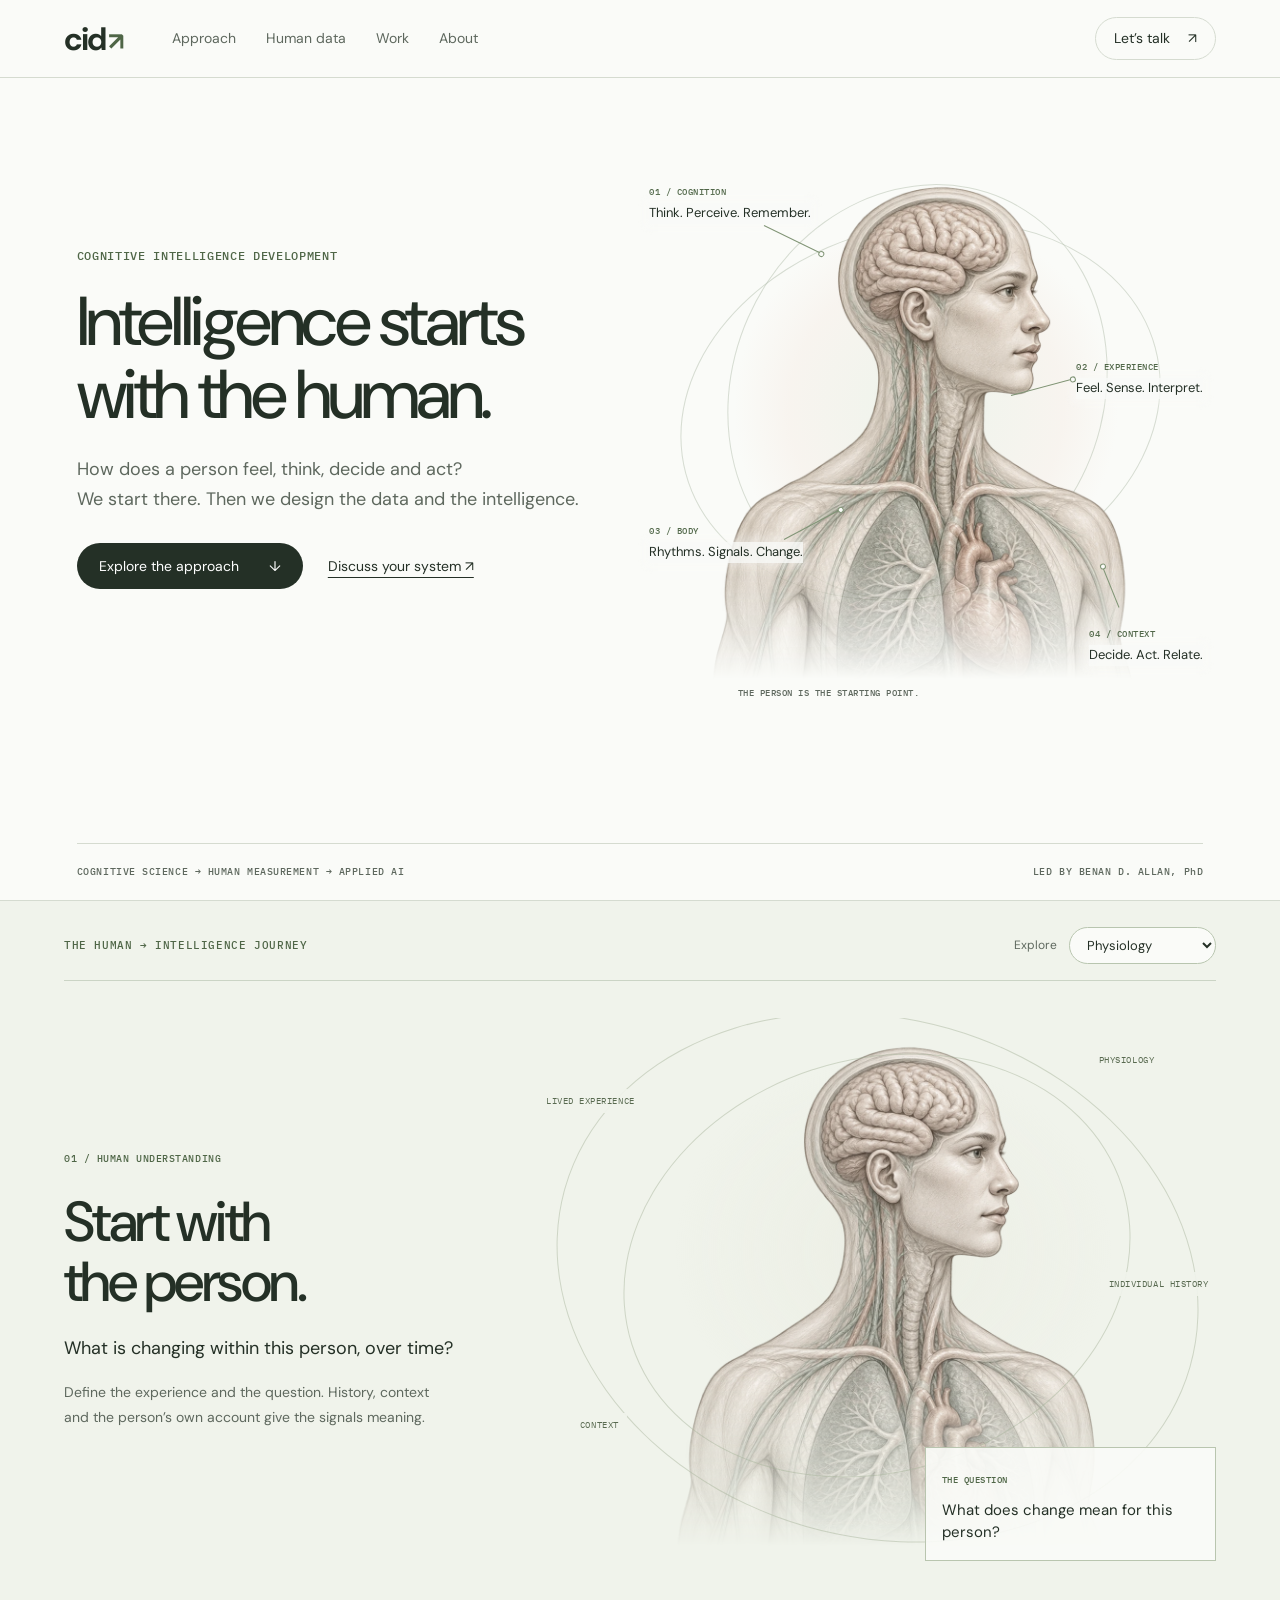
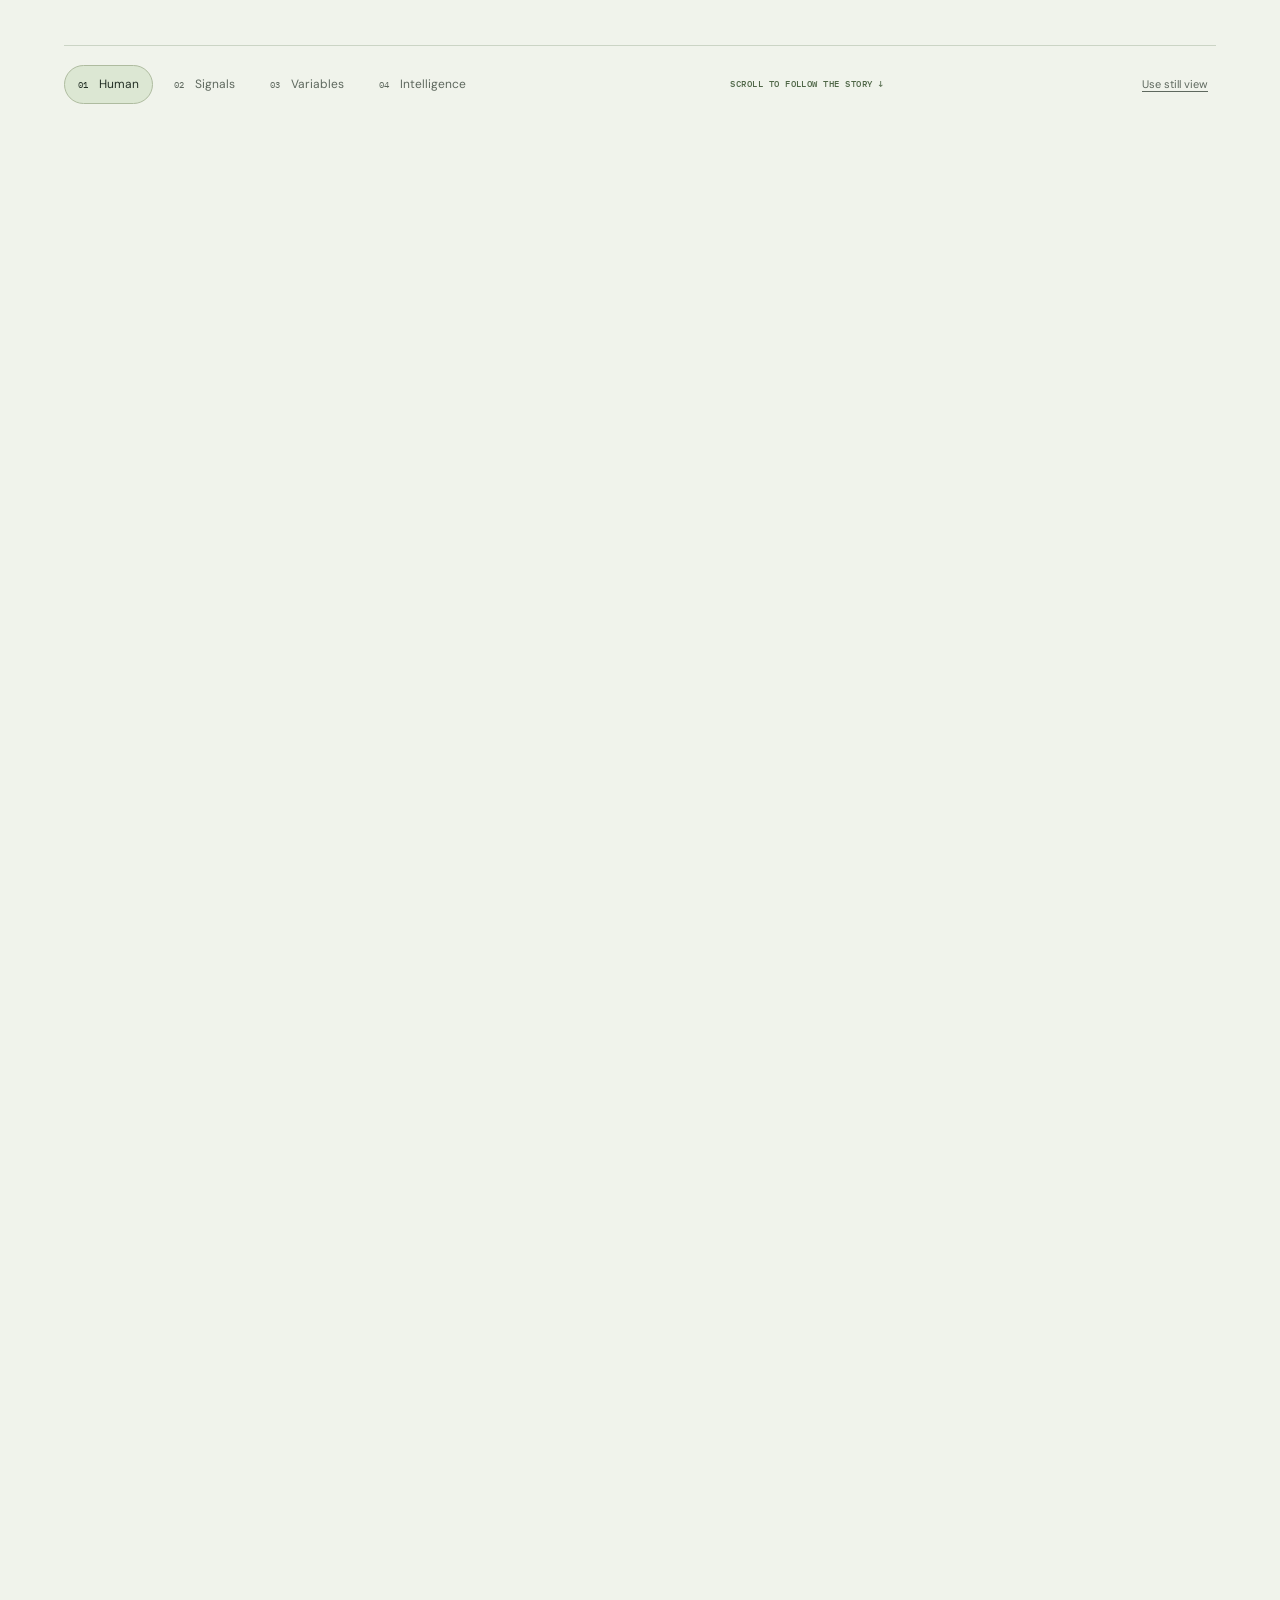
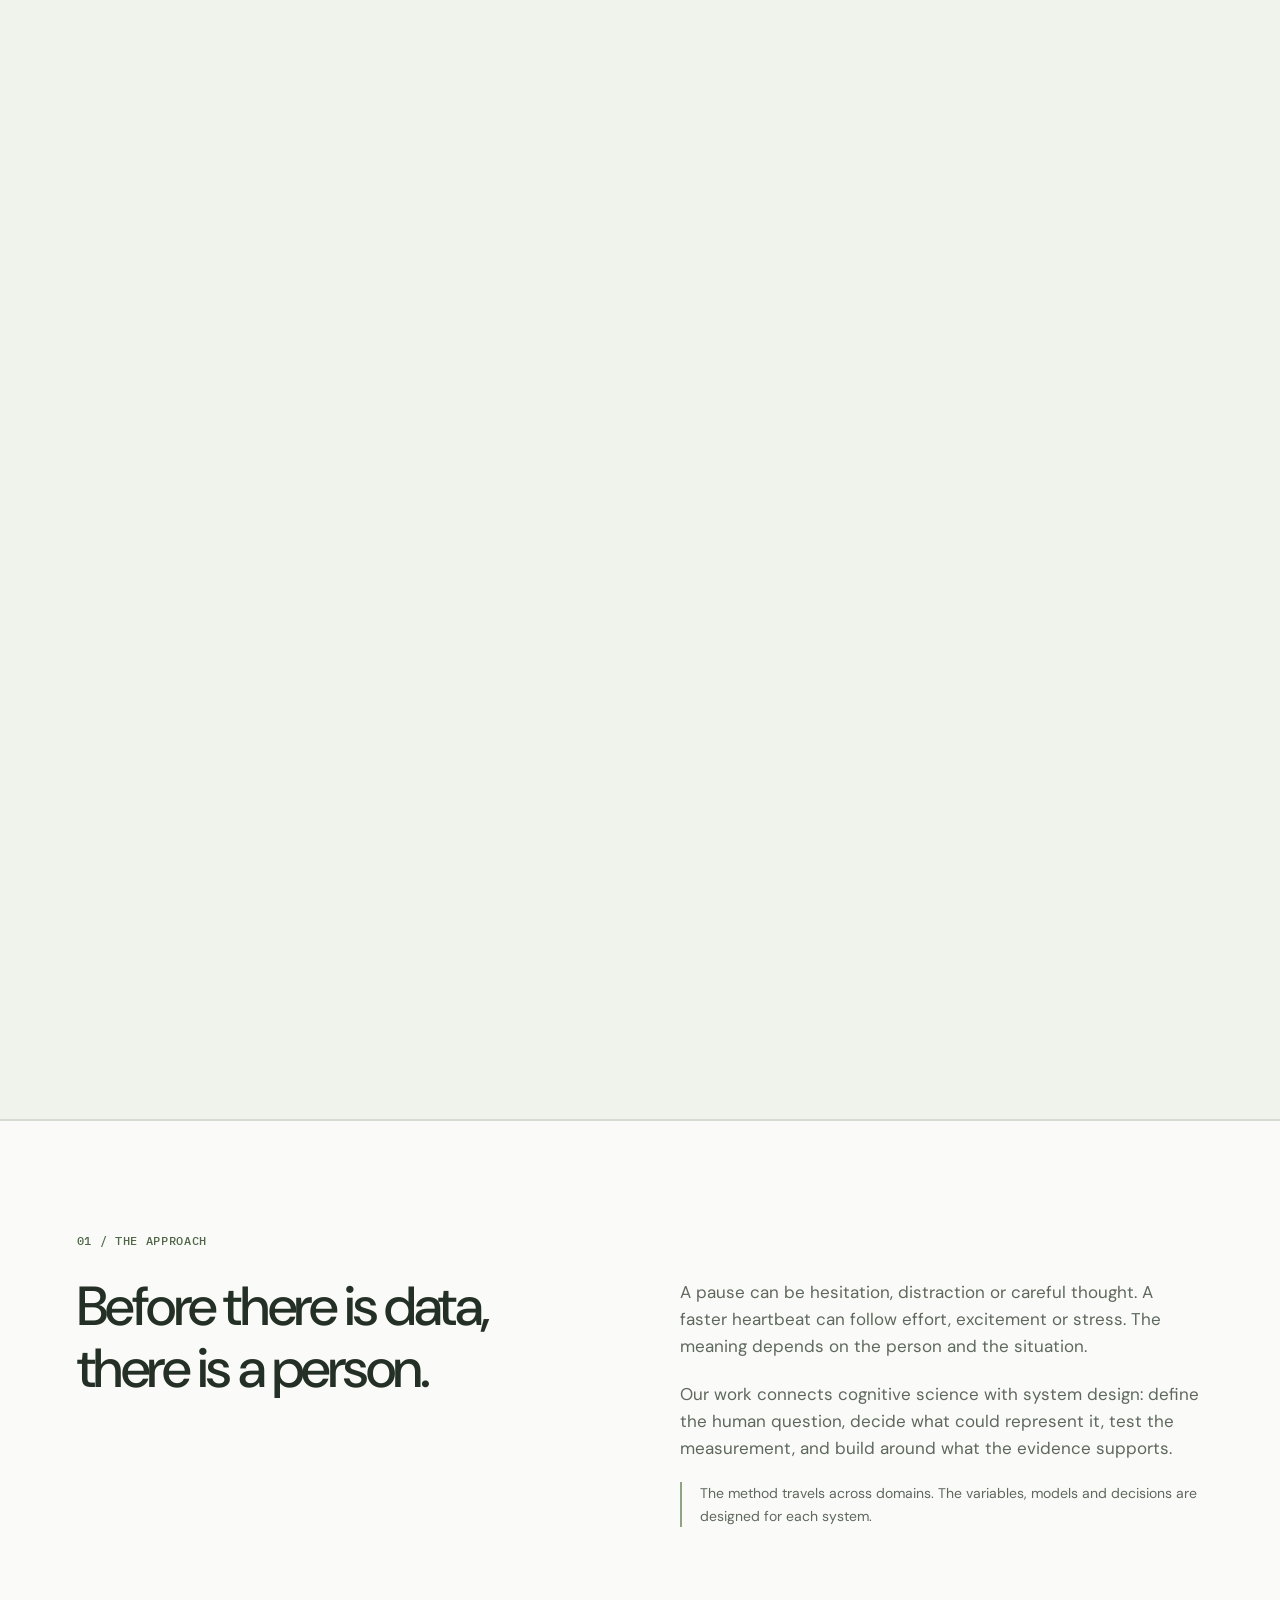
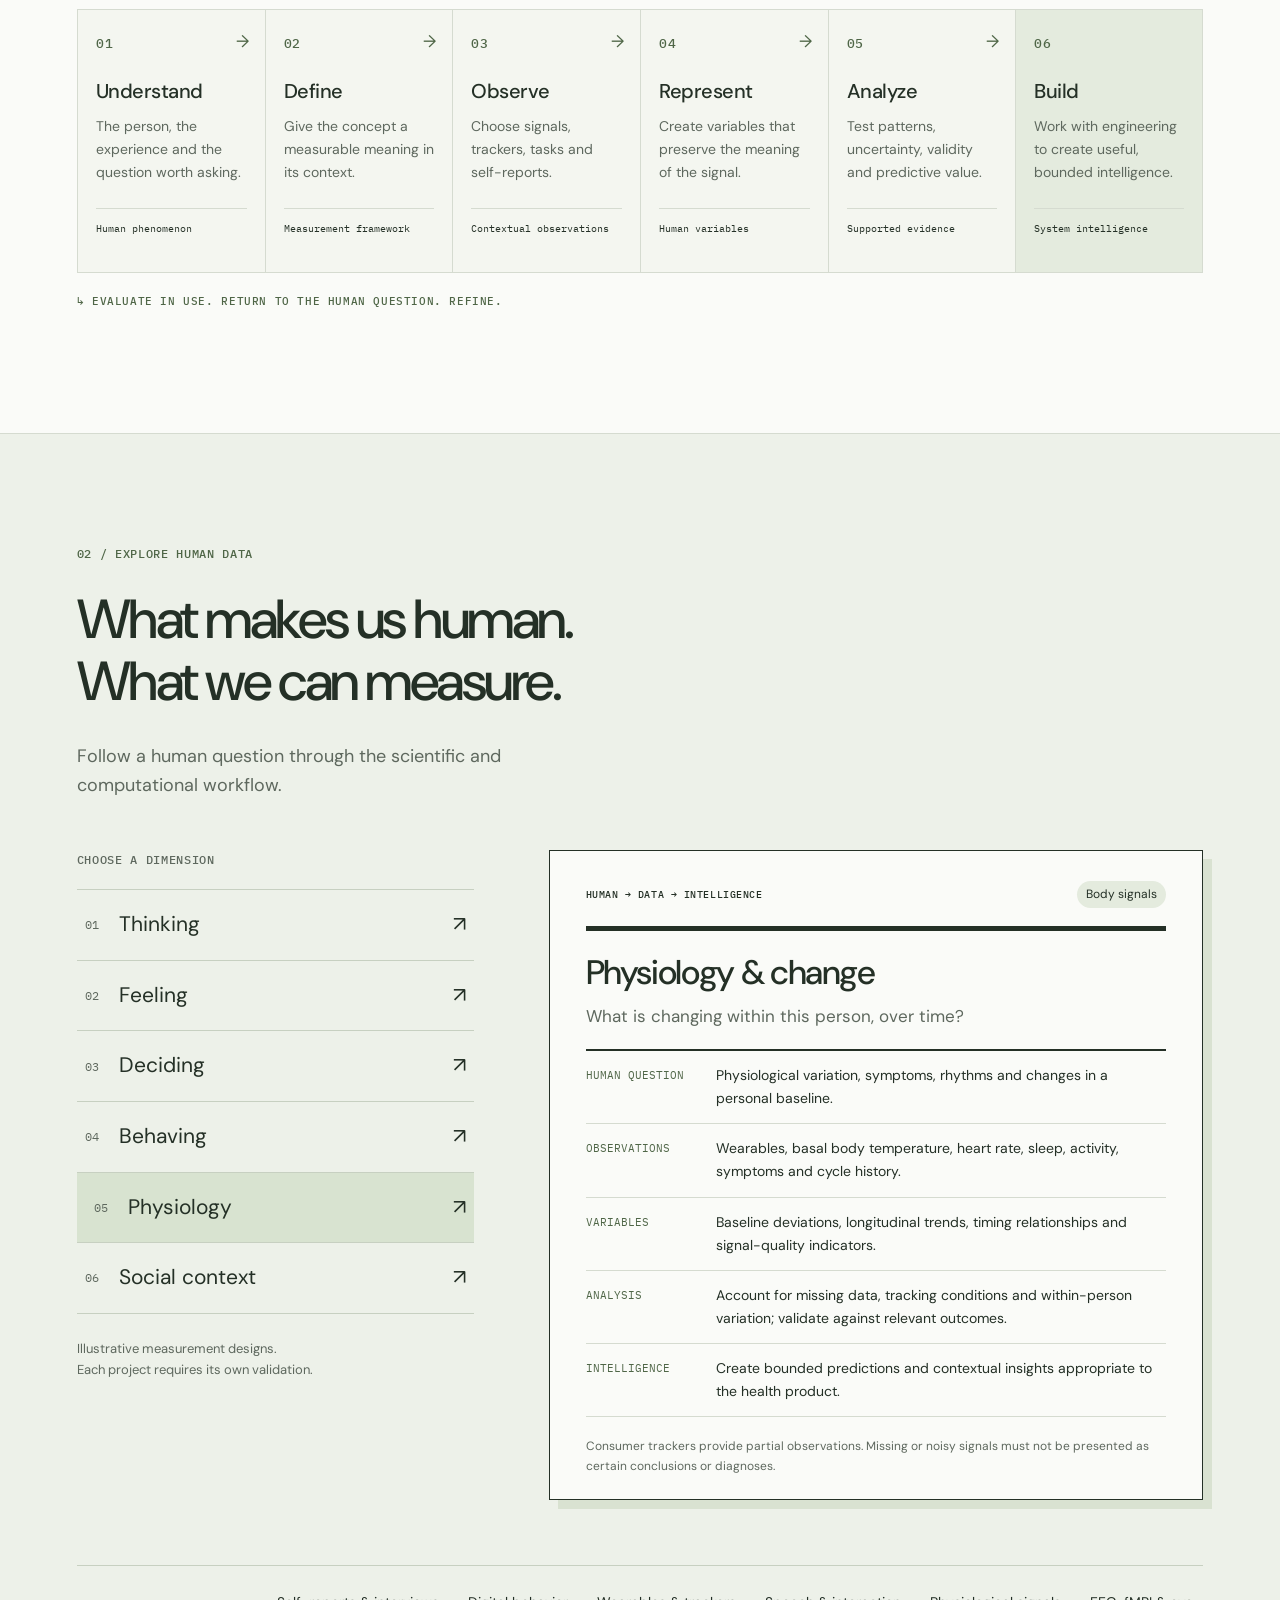
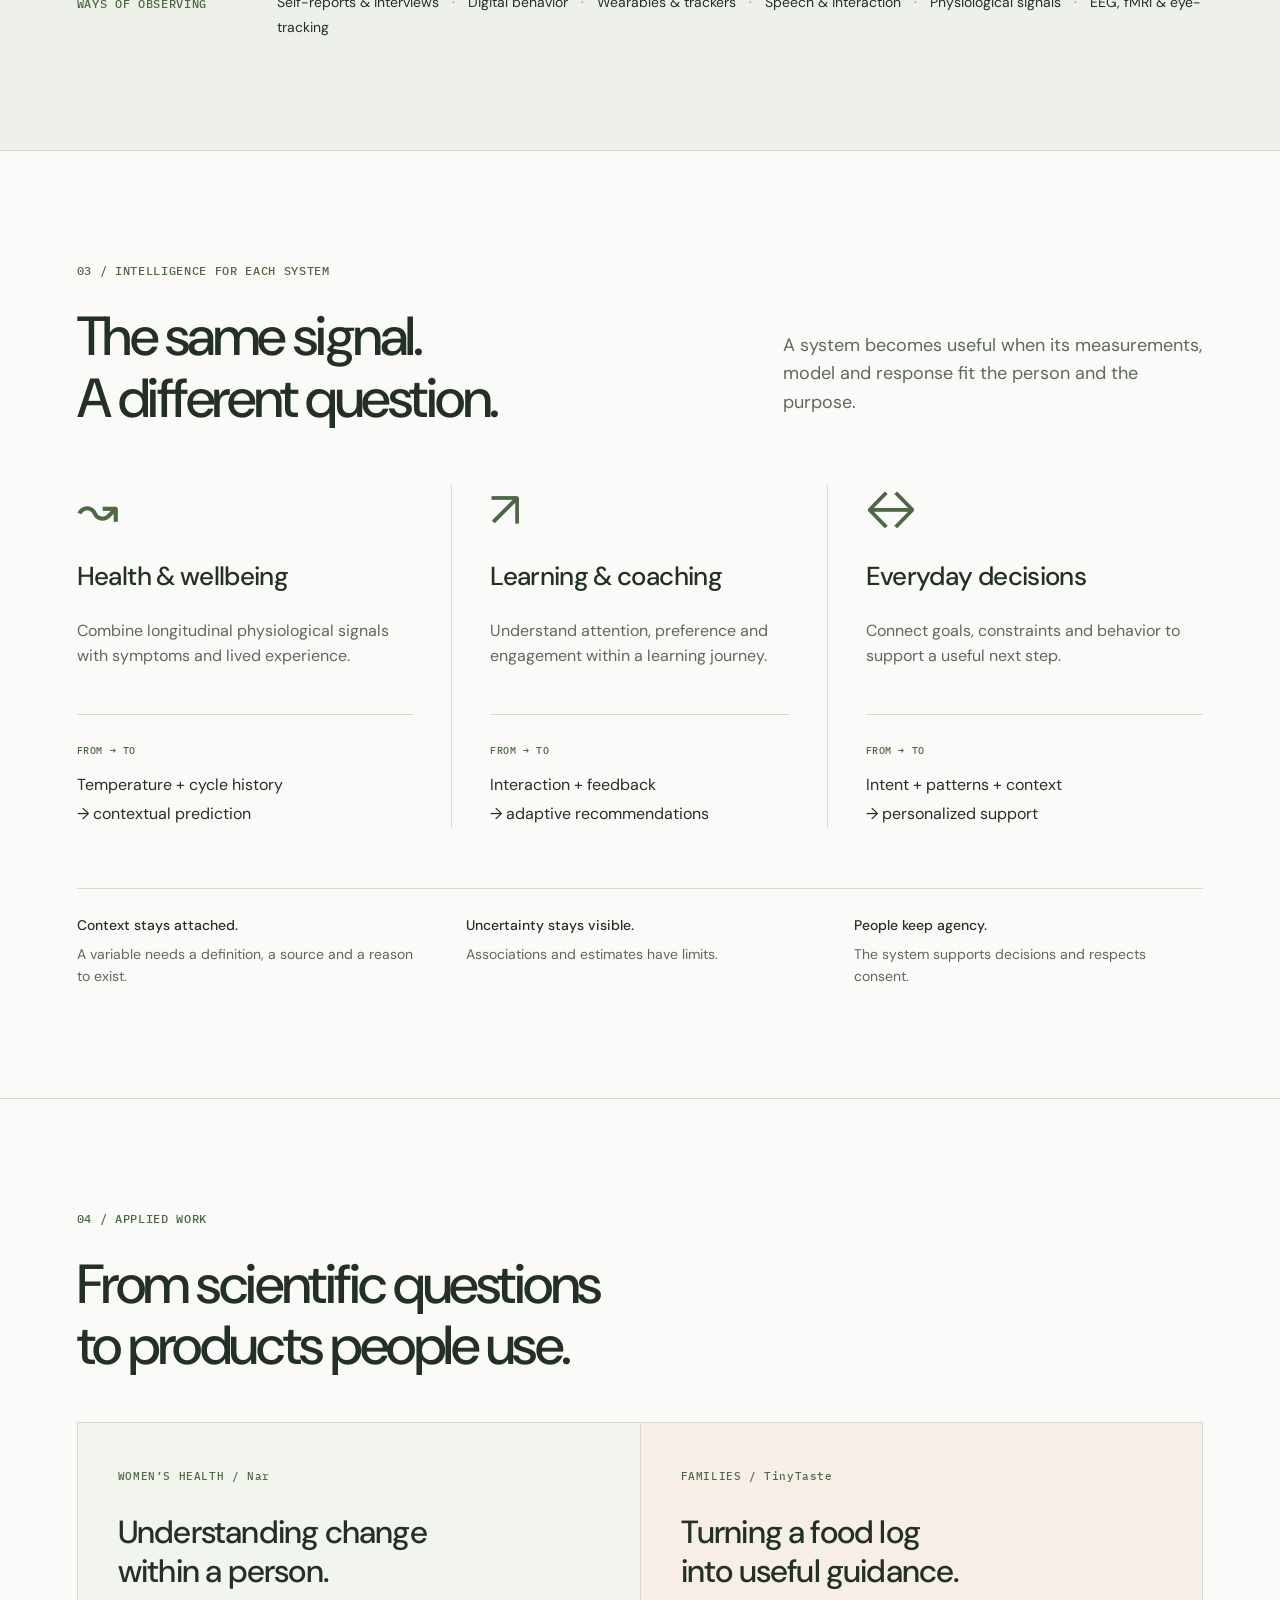
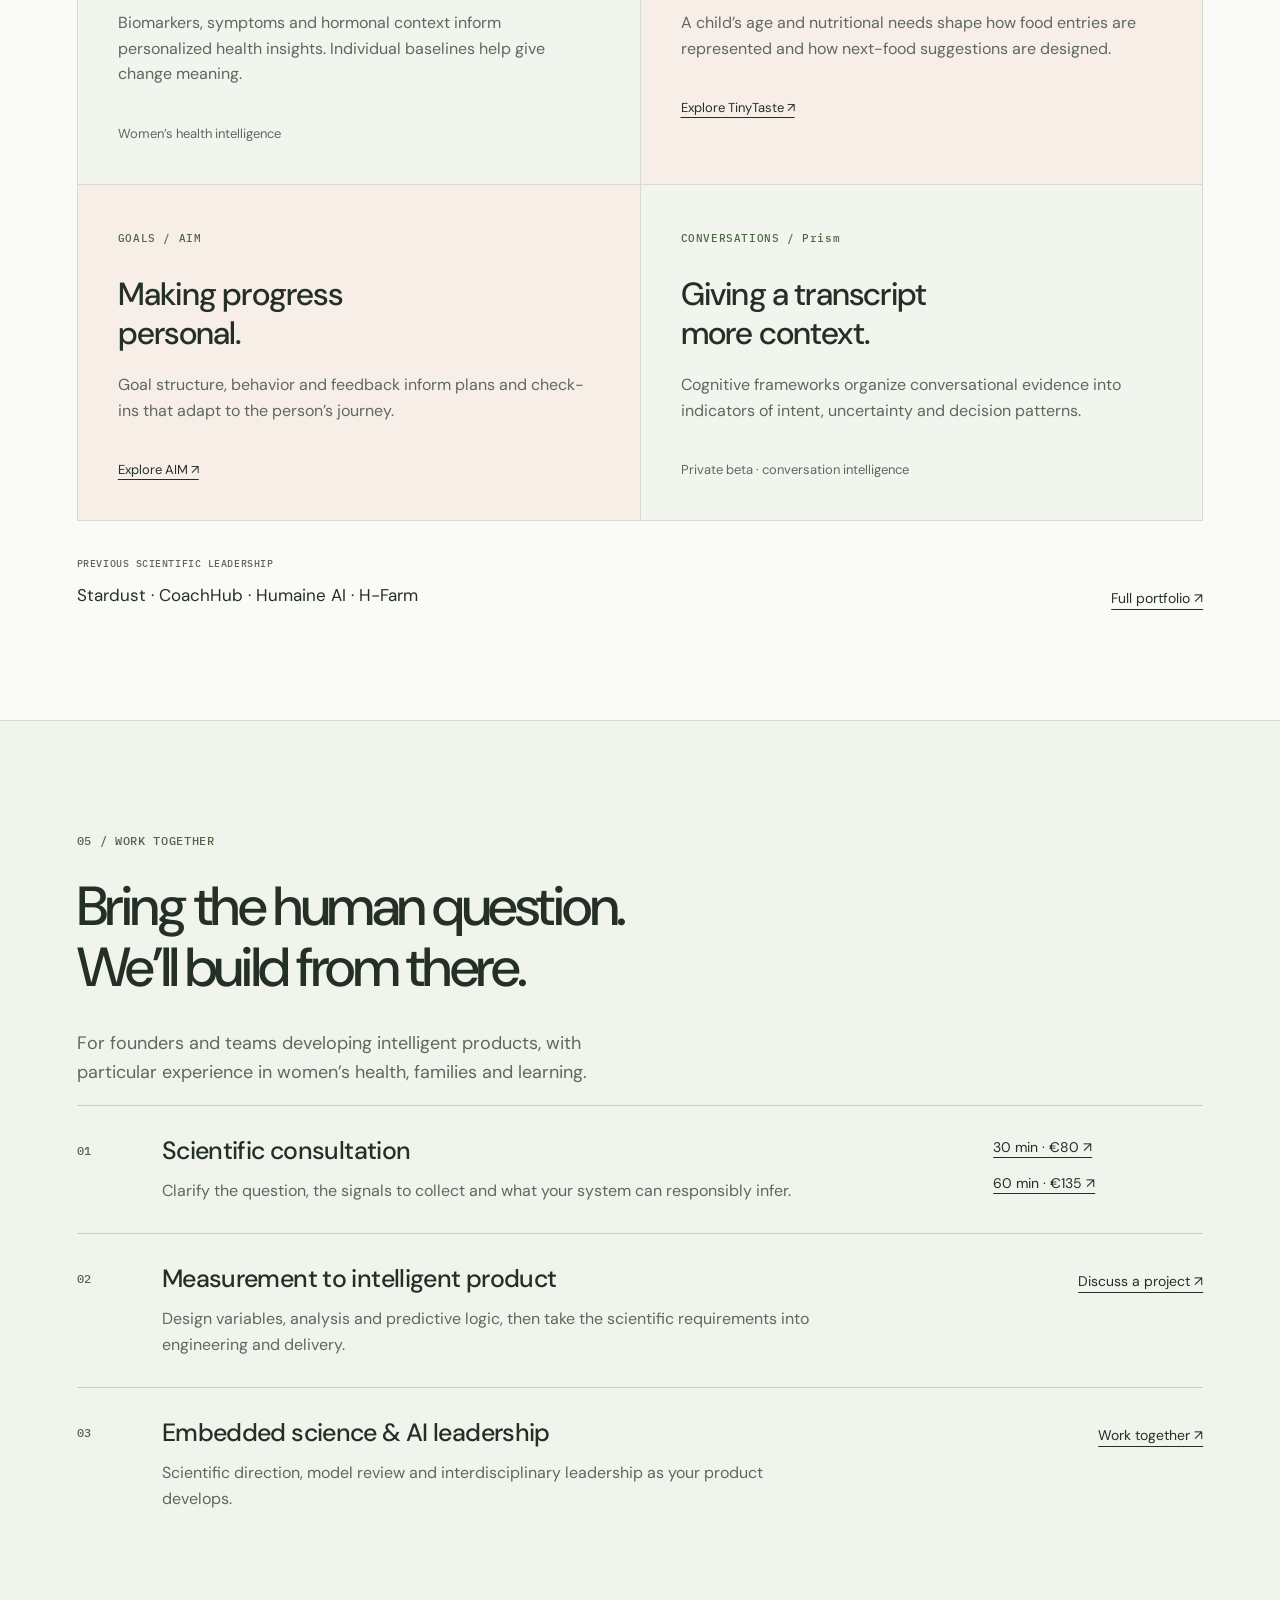
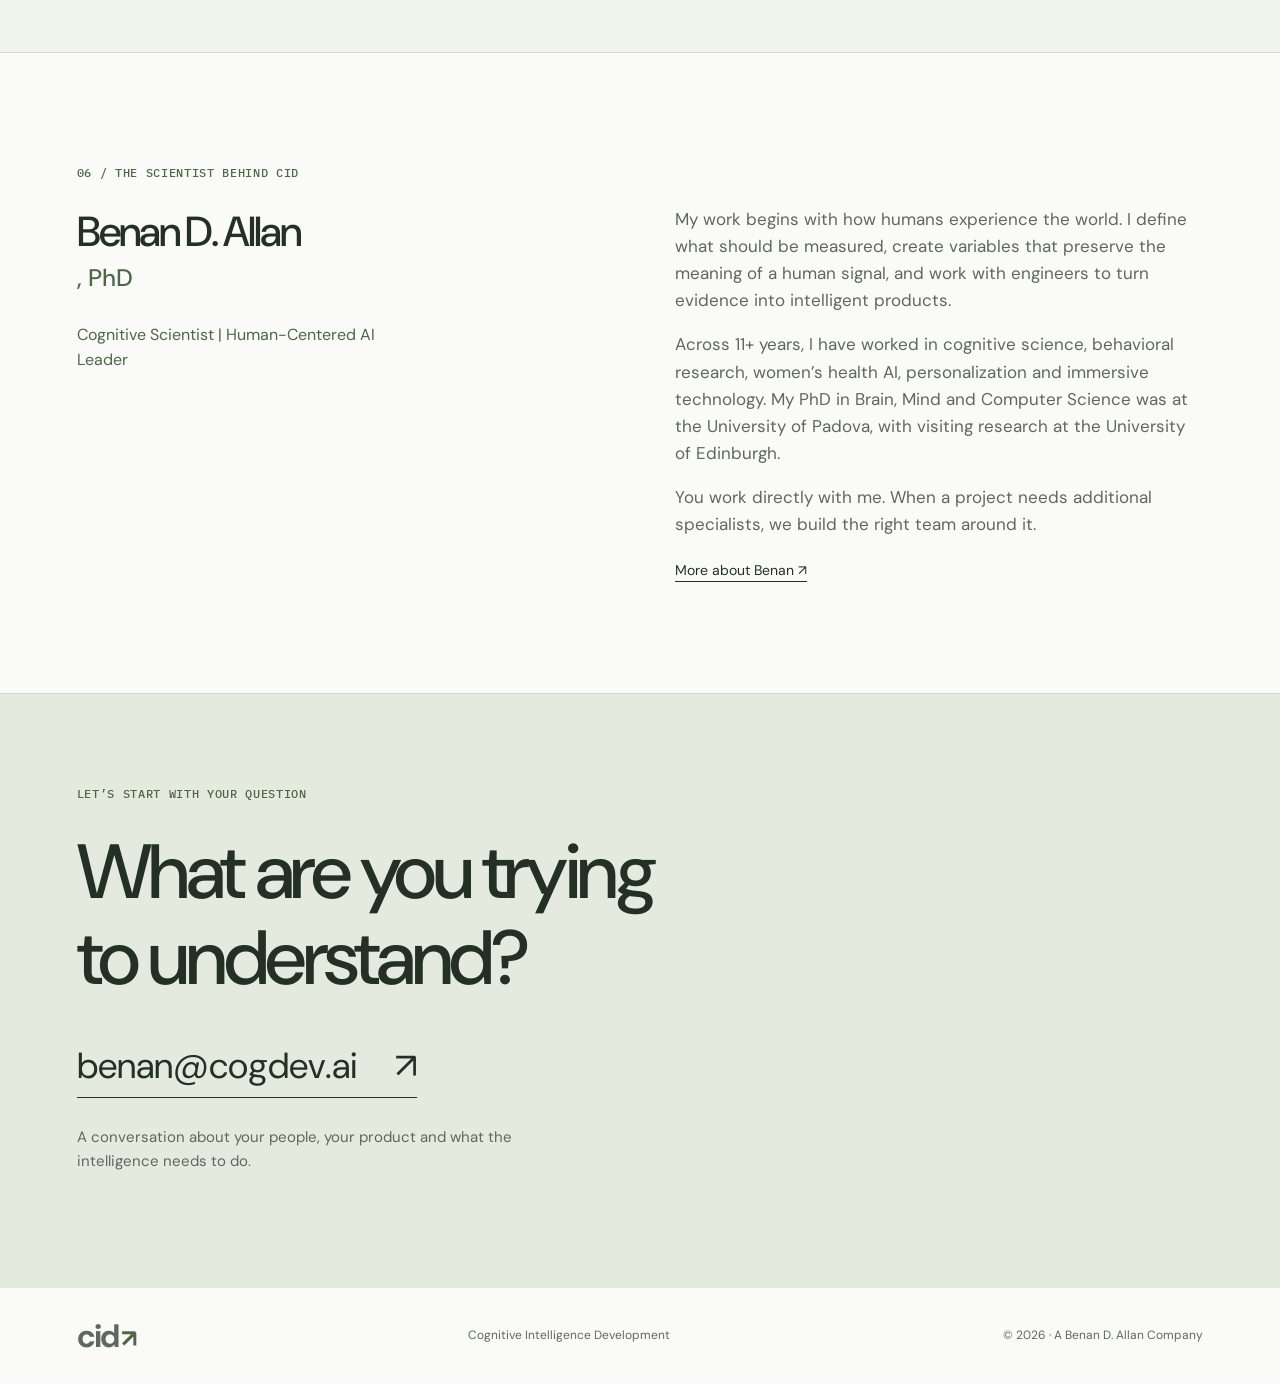
<file: index.html>
<!DOCTYPE html>
<html lang="en">
<head>
    <meta charset="UTF-8">
    <meta name="viewport" content="width=device-width, initial-scale=1.0">
    <title>CID · Cognitive Science and Human-Centered AI</title>
    <meta name="description" content="We study how people feel, think and decide, design meaningful human variables, and turn them into intelligence for health, learning and everyday products. Cognitive science led by Benan D. Allan, PhD.">
    <meta name="keywords" content="cognitive science, human-centered AI, human measurement, behavioral intelligence, scientific AI, femtech, predictive systems">
    <meta name="author" content="Benan D. Allan">
    <meta name="robots" content="index, follow, max-image-preview:large">
    <meta name="theme-color" content="#F7F8F4">
    <link rel="canonical" href="https://cogdev.ai/">

    <meta property="og:type" content="website">
    <meta property="og:url" content="https://cogdev.ai/">
    <meta property="og:site_name" content="CID · Cognitive Intelligence Development">
    <meta property="og:locale" content="en_US">
    <meta property="og:title" content="CID · Cognitive Science and Human-Centered AI">
    <meta property="og:description" content="Human understanding. Meaningful measurement. Intelligence designed for each system.">
    <meta property="og:image" content="https://cogdev.ai/og-image.png">
    <meta property="og:image:width" content="1200">
    <meta property="og:image:height" content="630">
    <meta property="og:image:alt" content="CID. AI &amp; ML studio for women founders. Let's make your AI project come true.">

    <meta name="twitter:card" content="summary_large_image">
    <meta name="twitter:title" content="CID · Cognitive Science and Human-Centered AI">
    <meta name="twitter:description" content="Human understanding. Meaningful measurement. Intelligence designed for each system.">
    <meta name="twitter:image" content="https://cogdev.ai/og-image.png">

    <link rel="icon" href="/cid-logo.svg" type="image/svg+xml">

    <script type="application/ld+json">
    {
      "@context": "https://schema.org",
      "@type": "ProfessionalService",
      "@id": "https://cogdev.ai/#organization",
      "name": "Cognitive Intelligence Development",
      "alternateName": "CID",
      "url": "https://cogdev.ai/",
      "logo": "https://cogdev.ai/cid-logo.svg",
      "image": "https://cogdev.ai/og-image.png",
      "email": "benan@cogdev.ai",
      "description": "Cognitive science and human-centered AI consultancy. Human measurement, behavioral intelligence and intelligent product development, with experience in women’s health, families and learning.",
      "areaServed": "Worldwide",
      "knowsAbout": ["Artificial Intelligence", "Machine Learning", "On-device ML", "Cognitive Science", "Women's Health Technology", "Ethical AI"],
      "founder": {
        "@type": "Person",
        "name": "Benan D. Allan",
        "honorificSuffix": "PhD",
        "jobTitle": "Cognitive Scientist | Human-Centered AI Leader",
        "gender": "Female",
        "email": "benan@cogdev.ai",
        "url": "https://www.benandemir.com",
        "alumniOf": ["University of Padova", "University of Edinburgh"],
        "knowsAbout": ["Artificial Intelligence", "Machine Learning", "Cognitive Science", "Brain and Mind Sciences"]
      },
      "makesOffer": [
        { "@type": "Offer", "itemOffered": { "@type": "Service", "name": "AI & ML Consultation", "description": "Hourly sessions for founders on which data to use, what it means, and how to turn it into ethical, accurate intelligence." } },
        { "@type": "Offer", "itemOffered": { "@type": "Service", "name": "End-to-end AI app development", "description": "Full design and build of AI apps and solutions, from data layer to model to user experience." } },
        { "@type": "Offer", "itemOffered": { "@type": "Service", "name": "Ongoing technical leadership", "description": "Per-project technical and AI direction, or weekly embedded hours with your team." } }
      ]
    }
    </script>

    <link rel="preconnect" href="https://fonts.googleapis.com">
    <link rel="preconnect" href="https://fonts.gstatic.com" crossorigin>
    <link href="https://fonts.googleapis.com/css2?family=DM+Sans:wght@400;450;500;600;700&family=IBM+Plex+Mono:wght@400;500&display=swap" rel="stylesheet">

    <link rel="stylesheet" href="/cognitive.css"><link rel="stylesheet" href="/motion.css">
</head><body>
<a class="skip" href="#main">Skip to content</a>
<header class="nav"><a class="brand" href="/" aria-label="Cognitive Intelligence Development home">cid<span>↗</span></a><nav aria-label="Main navigation"><a href="#approach">Approach</a><a href="#human-data">Human data</a><a href="#work">Work</a><a href="#about">About</a></nav><a class="nav-contact" href="mailto:benan@cogdev.ai">Let’s talk <span>↗</span></a></header>
<main id="main">
<section class="hero" aria-labelledby="hero-title">
<div class="hero-art editorial-human" aria-label="Anatomical illustration and six dimensions of human experience">
<div class="human-halo"></div><div class="human-orbit orbit-a"></div><div class="human-orbit orbit-b"></div>
<div class="anatomy-frame"><img src="/assets/human-anatomy-neutral.webp" width="1024" height="1536" fetchpriority="high" alt="Editorial anatomical illustration of a person, with brain, lungs, heart and nervous system visible"></div>
<div class="human-note hn-one"><span class="mono">01 / COGNITION</span><span>Think. Perceive. Remember.</span><i></i></div>
<div class="human-note hn-two"><span class="mono">02 / EXPERIENCE</span><span>Feel. Sense. Interpret.</span><i></i></div>
<div class="human-note hn-three"><span class="mono">03 / BODY</span><span>Rhythms. Signals. Change.</span><i></i></div>
<div class="human-note hn-four"><span class="mono">04 / CONTEXT</span><span>Decide. Act. Relate.</span><i></i></div>
<span class="figure-caption mono">THE PERSON IS THE STARTING POINT.</span>
</div>
<div class="hero-copy"><p class="eyebrow">COGNITIVE INTELLIGENCE DEVELOPMENT</p><h1 id="hero-title">Intelligence starts<br>with the human.</h1><p>How does a person feel, think, decide and act?<br>We start there. Then we design the data and the intelligence.</p><div class="hero-actions"><a class="button" href="#approach">Explore the approach <span>↓</span></a><a class="text-link" href="mailto:benan@cogdev.ai">Discuss your system ↗</a></div></div>
<div class="hero-bottom mono"><span>COGNITIVE SCIENCE → HUMAN MEASUREMENT → APPLIED AI</span><span>LED BY BENAN D. ALLAN, PhD</span></div>
</section>
<section class="motion-story" id="journey" aria-labelledby="journey-title">
<div class="story-sticky">
<div class="story-toolbar"><p class="eyebrow" id="journey-title">THE HUMAN → INTELLIGENCE JOURNEY</p><label class="route-label" for="story-route">Explore <select id="story-route" aria-label="Choose a human dimension"><option value="physiology">Physiology</option><option value="thinking">Thinking</option><option value="feeling">Feeling</option><option value="deciding">Deciding</option><option value="behaving">Behavior</option><option value="context">Social context</option></select></label></div>
<div class="story-main"><div class="story-narrative">
<div class="story-chapter chapter-active" data-chapter="0"><span class="chapter-count mono">01 / HUMAN UNDERSTANDING</span><h2>Start with<br> the person.</h2><p id="route-human">What is changing within this person, over time?</p><p class="chapter-detail">Define the experience and the question. History, context and the person’s own account give the signals meaning.</p></div>
<div class="story-chapter" data-chapter="1"><span class="chapter-count mono">02 / OBSERVATION</span><h2>Choose what<br> to observe.</h2><p>Signals are selected because they might help answer the human question.</p><p class="chapter-detail">Trackers, tasks and self-reports provide different views. We decide what to collect, when, and under which conditions.</p></div>
<div class="story-chapter" data-chapter="2"><span class="chapter-count mono">03 / MEASUREMENT & ANALYSIS</span><h2>Give the data<br> meaning.</h2><p>An observation becomes a useful variable through definition and validation.</p><p class="chapter-detail">Keep context attached. Compare patterns, account for missing information, and test what the measurement can support.</p></div>
<div class="story-chapter" data-chapter="3"><span class="chapter-count mono">04 / SYSTEM INTELLIGENCE</span><h2>Build around<br> the evidence.</h2><p id="route-outcome">Contextual insights that account for a person’s baseline.</p><p class="chapter-detail">Translate the scientific logic into a product with engineering. Keep uncertainty visible and evaluate the experience in use.</p></div>
</div>
<div class="story-visual" role="img" aria-label="Animated illustration showing a person’s signals becoming defined variables and contextual product intelligence">
<div class="scene-figure"><div class="figure-aura"></div><img src="/assets/human-anatomy-neutral.webp" width="1024" height="1536" alt=""></div>
<div class="scene-layer scene-human" data-scene="0"><div class="person-ring ring-inner"></div><div class="person-ring ring-outer"></div><span class="person-tag pt-one">LIVED EXPERIENCE</span><span class="person-tag pt-two">INDIVIDUAL HISTORY</span><span class="person-tag pt-three">CONTEXT</span><span class="person-tag pt-four" id="route-tag">PHYSIOLOGY</span><div class="human-origin"><span class="mono">THE QUESTION</span><p id="route-question">What does change mean for this person?</p></div></div>
<div class="scene-layer scene-signals" data-scene="1"><svg class="signal-connectors" viewBox="0 0 660 500" preserveAspectRatio="none" aria-hidden="true"><path d="M195 93 C300 93 270 80 365 80"/><path d="M197 245 C300 245 270 242 365 242"/><path d="M174 361 C290 361 270 405 365 405"/><circle cx="195" cy="93" r="4"/><circle cx="197" cy="245" r="4"/><circle cx="174" cy="361" r="4"/></svg>
<article class="signal-card signal-0"><span class="mono">OBSERVATION 01</span><h3 id="signal-name-0">Signal</h3><svg viewBox="0 0 210 52" aria-hidden="true"><path class="wave-base" d="M0 30 H210"/><path class="trace" d="M0 29 L14 29 L23 24 L31 30 L42 27 L54 27 L65 12 L75 38 L85 25 L95 29 L109 27 L119 22 L130 30 L140 26 L153 28 L163 18 L174 31 L187 25 L199 28 L210 27"/></svg><div class="report-glyph" aria-hidden="true"><span>“</span><i>Reported experience</i></div><span class="signal-foot" id="signal-foot-0">Context attached</span></article><article class="signal-card signal-1"><span class="mono">OBSERVATION 02</span><h3 id="signal-name-1">Signal</h3><svg viewBox="0 0 210 52" aria-hidden="true"><path class="wave-base" d="M0 39 H210"/><path class="trace" d="M0 38 C25 42 33 19 52 27 S74 45 91 28 S112 17 133 25 S161 33 176 17 S199 6 210 9"/><circle cx="176" cy="17" r="4"/></svg><div class="report-glyph" aria-hidden="true"><span>“</span><i>Reported experience</i></div><span class="signal-foot" id="signal-foot-1">Context attached</span></article><article class="signal-card signal-2"><span class="mono">OBSERVATION 03</span><h3 id="signal-name-2">Signal</h3><svg viewBox="0 0 210 52" aria-hidden="true"><path class="wave-base" d="M0 30 H210"/><path class="trace" d="M0 29 L14 29 L23 24 L31 30 L42 27 L54 27 L65 12 L75 38 L85 25 L95 29 L109 27 L119 22 L130 30 L140 26 L153 28 L163 18 L174 31 L187 25 L199 28 L210 27"/></svg><div class="report-glyph" aria-hidden="true"><span>“</span><i>Reported experience</i></div><span class="signal-foot" id="signal-foot-2">Context attached</span></article><span class="scene-caption mono">OBSERVATIONS ≠ CONCLUSIONS</span></div>
<div class="scene-layer scene-variables" data-scene="2"><svg class="variable-connectors" viewBox="0 0 660 500" preserveAspectRatio="none" aria-hidden="true"><path d="M135 105 L330 105 L330 155 L505 155"/><path d="M135 255 L280 255 L280 205 L505 205"/><path d="M135 405 L350 405 L350 250 L505 250"/></svg>
<article class="variable-card variable-0"><span class="mono">VARIABLE 01</span><h3 id="variable-name-0">Within-person change</h3><p id="variable-detail-0">Defined in context</p></article><article class="variable-card variable-1"><span class="mono">VARIABLE 02</span><h3 id="variable-name-1">Within-person change</h3><p id="variable-detail-1">Defined in context</p></article><article class="variable-card variable-2"><span class="mono">VARIABLE 03</span><h3 id="variable-name-2">Within-person change</h3><p id="variable-detail-2">Defined in context</p></article><div class="validation-node"><svg viewBox="0 0 160 160" aria-hidden="true"><circle class="scan-ring" cx="80" cy="80" r="66"/><circle cx="80" cy="80" r="46"/><path d="M60 81 L75 96 L103 64"/></svg><strong>Validate</strong><span>Reliability · context<br> uncertainty</span></div><span class="scene-caption mono">MEANING + DEFINITION + EVIDENCE</span></div>
<div class="scene-layer scene-intelligence" data-scene="3"><svg class="intelligence-network" viewBox="0 0 660 500" aria-hidden="true"><g class="network-links"><path d="M90 140 L190 82 L285 180 L190 290 L90 140 M90 140 L190 290 M190 82 L190 290 M285 180 L385 180 M190 290 L285 180"/><path class="network-flow" d="M90 140 L190 82 L285 180 L385 180"/><path class="network-flow flow-second" d="M90 140 L190 290 L285 180 L385 180"/></g><g class="network-nodes"><circle cx="90" cy="140" r="16"/><circle cx="190" cy="82" r="11"/><circle cx="190" cy="290" r="11"/><circle cx="285" cy="180" r="18"/></g><text x="190" y="360" text-anchor="middle">SCIENTIFIC LOGIC</text><text x="190" y="382" text-anchor="middle">+ ENGINEERING</text></svg>
<article class="product-card"><div class="product-head"><span class="mono">SYSTEM OUTPUT</span><span class="product-mark">↗</span></div><span class="product-domain" id="product-domain">HEALTH & WELLBEING</span><h3 id="product-title">A personal<br> pattern.</h3><svg class="output-chart" viewBox="0 0 250 95" aria-label="Illustrative pattern with an uncertainty band"><path class="chart-band" d="M0 77 C30 80 45 38 75 53 S119 71 145 36 S191 54 216 22 L250 5 L250 40 C226 62 215 54 192 71 S161 45 146 65 S109 101 78 80 S46 90 0 92Z"/><path class="trace" d="M0 84 C30 86 45 64 75 67 S120 87 145 51 S191 67 216 41 L250 22"/></svg><p id="product-description">Interpret change relative to the individual, with tracking context and uncertainty.</p><div class="output-foot"><span>Evidence informs.</span><span>People decide.</span></div></article><span class="scene-caption mono">ILLUSTRATIVE OUTPUT · VALIDATE IN USE ↺</span></div>
</div></div>
<div class="story-bottom"><div class="chapter-controls" aria-label="Journey stages"><button type="button" data-story-step="0" aria-pressed="true"><span>01</span> Human</button><button type="button" data-story-step="1" aria-pressed="false"><span>02</span> Signals</button><button type="button" data-story-step="2" aria-pressed="false"><span>03</span> Variables</button><button type="button" data-story-step="3" aria-pressed="false"><span>04</span> Intelligence</button></div><span class="scroll-prompt mono">SCROLL TO FOLLOW THE STORY ↓</span><button class="pause-motion" type="button" aria-pressed="false">Use still view</button></div>
</div></section>
<section class="section intro" id="approach"><div class="section-heading"><p class="eyebrow">01 / THE APPROACH</p><h2>Before there is data,<br>there is a person.</h2></div><div class="intro-copy"><p>A pause can be hesitation, distraction or careful thought. A faster heartbeat can follow effort, excitement or stress. The meaning depends on the person and the situation.</p><p>Our work connects cognitive science with system design: define the human question, decide what could represent it, test the measurement, and build around what the evidence supports.</p><p class="small-note">The method travels across domains. The variables, models and decisions are designed for each system.</p></div>
<div class="process" aria-label="Six stages from human understanding to intelligent products">
<article><span class="mono">01</span><h3>Understand</h3><p>The person, the experience and the question worth asking.</p><span class="process-output">Human phenomenon</span></article>
<article><span class="mono">02</span><h3>Define</h3><p>Give the concept a measurable meaning in its context.</p><span class="process-output">Measurement framework</span></article>
<article><span class="mono">03</span><h3>Observe</h3><p>Choose signals, trackers, tasks and self-reports.</p><span class="process-output">Contextual observations</span></article>
<article><span class="mono">04</span><h3>Represent</h3><p>Create variables that preserve the meaning of the signal.</p><span class="process-output">Human variables</span></article>
<article><span class="mono">05</span><h3>Analyze</h3><p>Test patterns, uncertainty, validity and predictive value.</p><span class="process-output">Supported evidence</span></article>
<article><span class="mono">06</span><h3>Build</h3><p>Work with engineering to create useful, bounded intelligence.</p><span class="process-output">System intelligence</span></article></div><p class="loop mono">↳ EVALUATE IN USE. RETURN TO THE HUMAN QUESTION. REFINE.</p></section>
<section class="section explorer" id="human-data"><div class="section-heading"><p class="eyebrow">02 / EXPLORE HUMAN DATA</p><h2>What makes us human.<br>What we can measure.</h2><p>Follow a human question through the scientific and computational workflow.</p></div>
<div class="explorer-grid"><div class="domain-picker" aria-label="Human dimensions"><p class="mono">CHOOSE A DIMENSION</p><noscript><p>Enable JavaScript to explore the other dimensions. The thinking example is shown below.</p><style>.dimension-buttons{display:none}</style></noscript><div class="dimension-buttons"><button type="button" data-domain="thinking" aria-pressed="true"><span>01</span> Thinking <span>↗</span></button><button type="button" data-domain="feeling" aria-pressed="false"><span>02</span> Feeling <span>↗</span></button><button type="button" data-domain="deciding" aria-pressed="false"><span>03</span> Deciding <span>↗</span></button><button type="button" data-domain="behaving" aria-pressed="false"><span>04</span> Behaving <span>↗</span></button><button type="button" data-domain="physiology" aria-pressed="false"><span>05</span> Physiology <span>↗</span></button><button type="button" data-domain="context" aria-pressed="false"><span>06</span> Social context <span>↗</span></button></div><p class="picker-note">Illustrative measurement designs.<br>Each project requires its own validation.</p></div>
<div class="data-sheet" aria-live="polite" aria-atomic="true"><div class="sheet-top"><span class="mono">HUMAN → DATA → INTELLIGENCE</span><span class="sheet-tag" id="domain-tag">Cognition</span></div><h3 id="domain-title">Thinking & attention</h3><p class="sheet-question" id="domain-question">What helps someone focus, understand and learn?</p><dl id="domain-details"><div><dt>HUMAN QUESTION</dt><dd>Attention, memory, perception and cognitive effort during a specific task.</dd></div><div><dt>OBSERVATIONS</dt><dd>Task responses, eye movements, response times and self-reported effort; EEG or fMRI in a suitable research setting.</dd></div><div><dt>VARIABLES</dt><dd>Response latency, error patterns, gaze allocation and task-specific effort ratings.</dd></div><div><dt>ANALYSIS</dt><dd>Compare task conditions, check reliability and test how indicators relate to performance.</dd></div><div><dt>INTELLIGENCE</dt><dd>Adapt pacing, explanation or task difficulty to evidence about the learner.</dd></div></dl><p class="sheet-caveat" id="domain-caveat">Gaze duration or a brain signal does not directly reveal attention or understanding. Interpretation requires context and validation.</p></div></div>
<div class="signal-strip"><span class="mono">WAYS OF OBSERVING</span><p>Self-reports & interviews <i>·</i> Digital behavior <i>·</i> Wearables & trackers <i>·</i> Speech & interaction <i>·</i> Physiological signals <i>·</i> EEG, fMRI & eye-tracking</p></div></section>
<section class="section system-section"><p class="eyebrow">03 / INTELLIGENCE FOR EACH SYSTEM</p><div class="section-heading"><h2>The same signal.<br>A different question.</h2><p>A system becomes useful when its measurements, model and response fit the person and the purpose.</p></div><div class="system-grid"><article><span class="system-icon">↝</span><h3>Health & wellbeing</h3><p>Combine longitudinal physiological signals with symptoms and lived experience.</p><div class="example"><span class="mono">FROM → TO</span><p>Temperature + cycle history<br>→ contextual prediction</p></div></article><article><span class="system-icon">↗</span><h3>Learning & coaching</h3><p>Understand attention, preference and engagement within a learning journey.</p><div class="example"><span class="mono">FROM → TO</span><p>Interaction + feedback<br>→ adaptive recommendations</p></div></article><article><span class="system-icon">↔</span><h3>Everyday decisions</h3><p>Connect goals, constraints and behavior to support a useful next step.</p><div class="example"><span class="mono">FROM → TO</span><p>Intent + patterns + context<br>→ personalized support</p></div></article></div><div class="principles"><p><b>Context stays attached.</b> A variable needs a definition, a source and a reason to exist.</p><p><b>Uncertainty stays visible.</b> Associations and estimates have limits.</p><p><b>People keep agency.</b> The system supports decisions and respects consent.</p></div></section>
<section class="section" id="work"><div class="section-heading"><p class="eyebrow">04 / APPLIED WORK</p><h2>From scientific questions<br>to products people use.</h2></div><div class="work-grid"><article><span class="mono">WOMEN’S HEALTH / Nar</span><h3>Understanding change<br>within a person.</h3><p>Biomarkers, symptoms and hormonal context inform personalized health insights. Individual baselines help give change meaning.</p><span class="work-foot">Women’s health intelligence</span></article><article><span class="mono">FAMILIES / TinyTaste</span><h3>Turning a food log<br>into useful guidance.</h3><p>A child’s age and nutritional needs shape how food entries are represented and how next-food suggestions are designed.</p><a href="/tinytaste/">Explore TinyTaste ↗</a></article><article><span class="mono">GOALS / AIM</span><h3>Making progress<br>personal.</h3><p>Goal structure, behavior and feedback inform plans and check-ins that adapt to the person’s journey.</p><a href="/aim/">Explore AIM ↗</a></article><article><span class="mono">CONVERSATIONS / Prism</span><h3>Giving a transcript<br>more context.</h3><p>Cognitive frameworks organize conversational evidence into indicators of intent, uncertainty and decision patterns.</p><span class="work-foot">Private beta · conversation intelligence</span></article></div><div class="experience-band"><p><span class="mono">PREVIOUS SCIENTIFIC LEADERSHIP</span>Stardust · CoachHub · Humaine AI · H-Farm</p><a class="text-link" href="https://www.benandemir.com/ml/#projects" target="_blank" rel="noopener">Full portfolio ↗</a></div></section>
<section class="section services" id="services"><p class="eyebrow">05 / WORK TOGETHER</p><div class="section-heading"><h2>Bring the human question.<br>We’ll build from there.</h2><p>For founders and teams developing intelligent products, with particular experience in women’s health, families and learning.</p></div><div class="service-row"><span class="mono">01</span><div><h3>Scientific consultation</h3><p>Clarify the question, the signals to collect and what your system can responsibly infer.</p></div><div class="booking"><a href="https://calendly.com/benan-cogdev/30min" target="_blank" rel="noopener">30 min · €80 ↗</a><a href="https://calendly.com/benan-cogdev/30-minute-meeting-clone" target="_blank" rel="noopener">60 min · €135 ↗</a></div></div><div class="service-row"><span class="mono">02</span><div><h3>Measurement to intelligent product</h3><p>Design variables, analysis and predictive logic, then take the scientific requirements into engineering and delivery.</p></div><a class="text-link" href="mailto:benan@cogdev.ai?subject=CID%20my%20AI%20project">Discuss a project ↗</a></div><div class="service-row"><span class="mono">03</span><div><h3>Embedded science & AI leadership</h3><p>Scientific direction, model review and interdisciplinary leadership as your product develops.</p></div><a class="text-link" href="mailto:benan@cogdev.ai?subject=CID%20Ongoing%20tech%20leadership">Work together ↗</a></div></section>
<section class="section about" id="about"><div><p class="eyebrow">06 / THE SCIENTIST BEHIND CID</p><h2>Benan D. Allan<span>, PhD</span></h2><p class="about-title">Cognitive Scientist | Human-Centered AI Leader</p></div><div><p>My work begins with how humans experience the world. I define what should be measured, create variables that preserve the meaning of a human signal, and work with engineers to turn evidence into intelligent products.</p><p>Across 11+ years, I have worked in cognitive science, behavioral research, women’s health AI, personalization and immersive technology. My PhD in Brain, Mind and Computer Science was at the University of Padova, with visiting research at the University of Edinburgh.</p><p>You work directly with me. When a project needs additional specialists, we build the right team around it.</p><a class="text-link" href="https://www.benandemir.com" target="_blank" rel="noopener">More about Benan ↗</a></div></section>
<section class="contact"><p class="eyebrow">LET’S START WITH YOUR QUESTION</p><h2>What are you trying<br>to understand?</h2><a href="mailto:benan@cogdev.ai?subject=CID%20my%20AI%20project">benan@cogdev.ai <span>↗</span></a><p>A conversation about your people, your product and what the intelligence needs to do.</p></section>
</main><footer><a class="brand" href="/">cid<span>↗</span></a><span>Cognitive Intelligence Development</span><span>© <span id="year">2026</span> · A Benan D. Allan Company</span></footer><script src="/cognitive.js" defer></script><script src="/motion.js" defer></script></body></html>
</file>
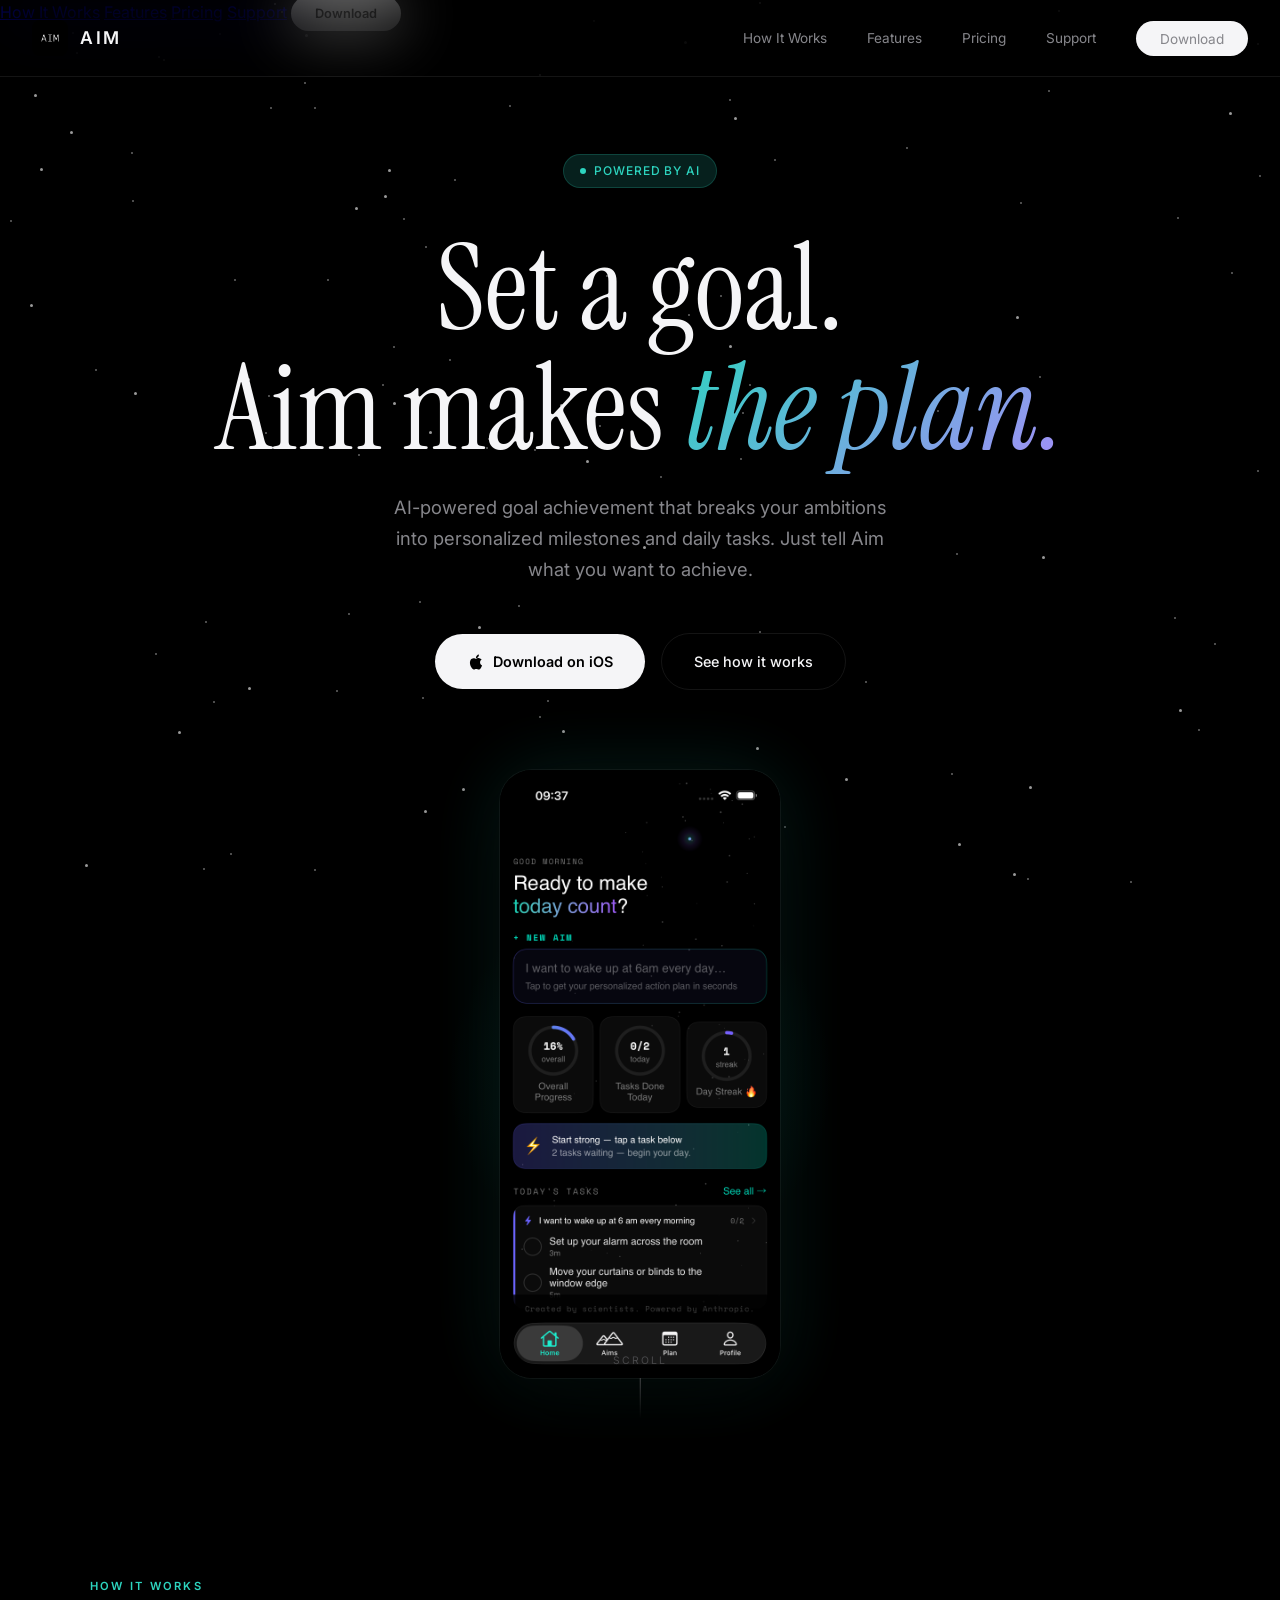
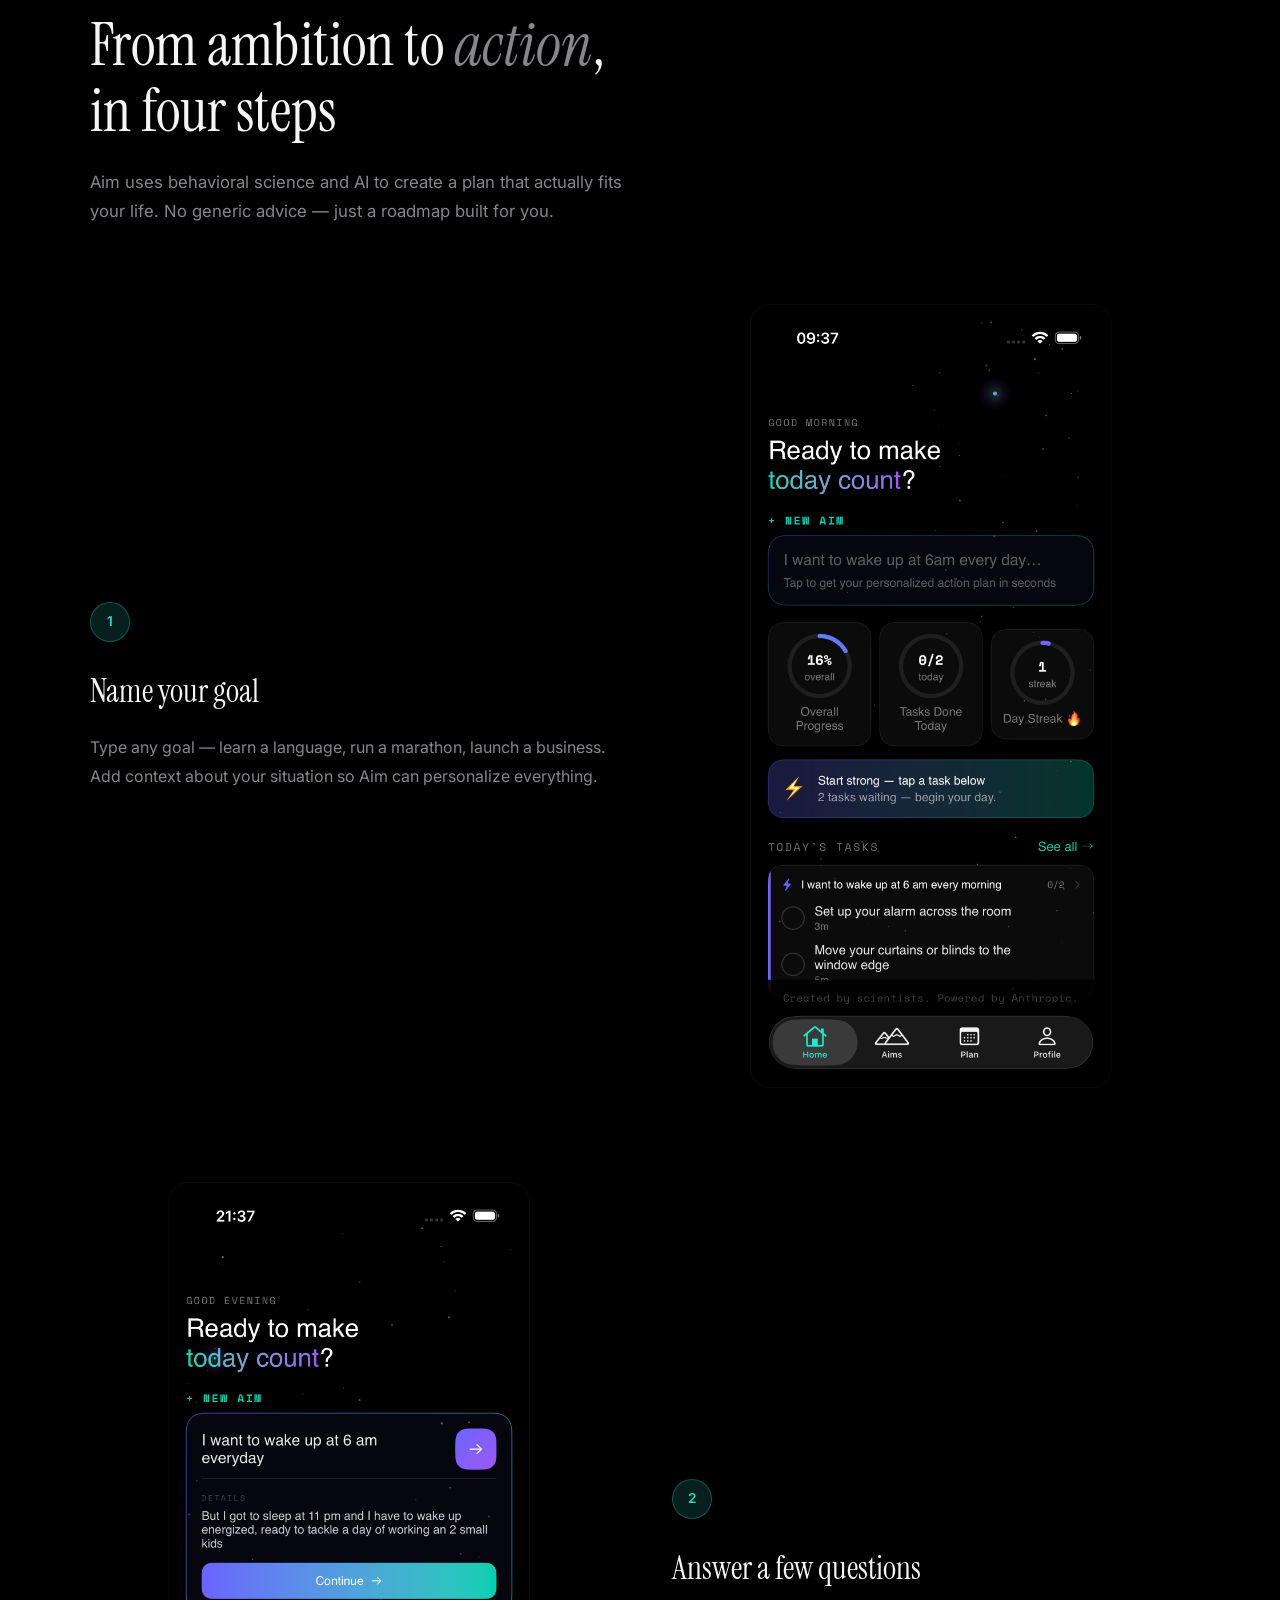
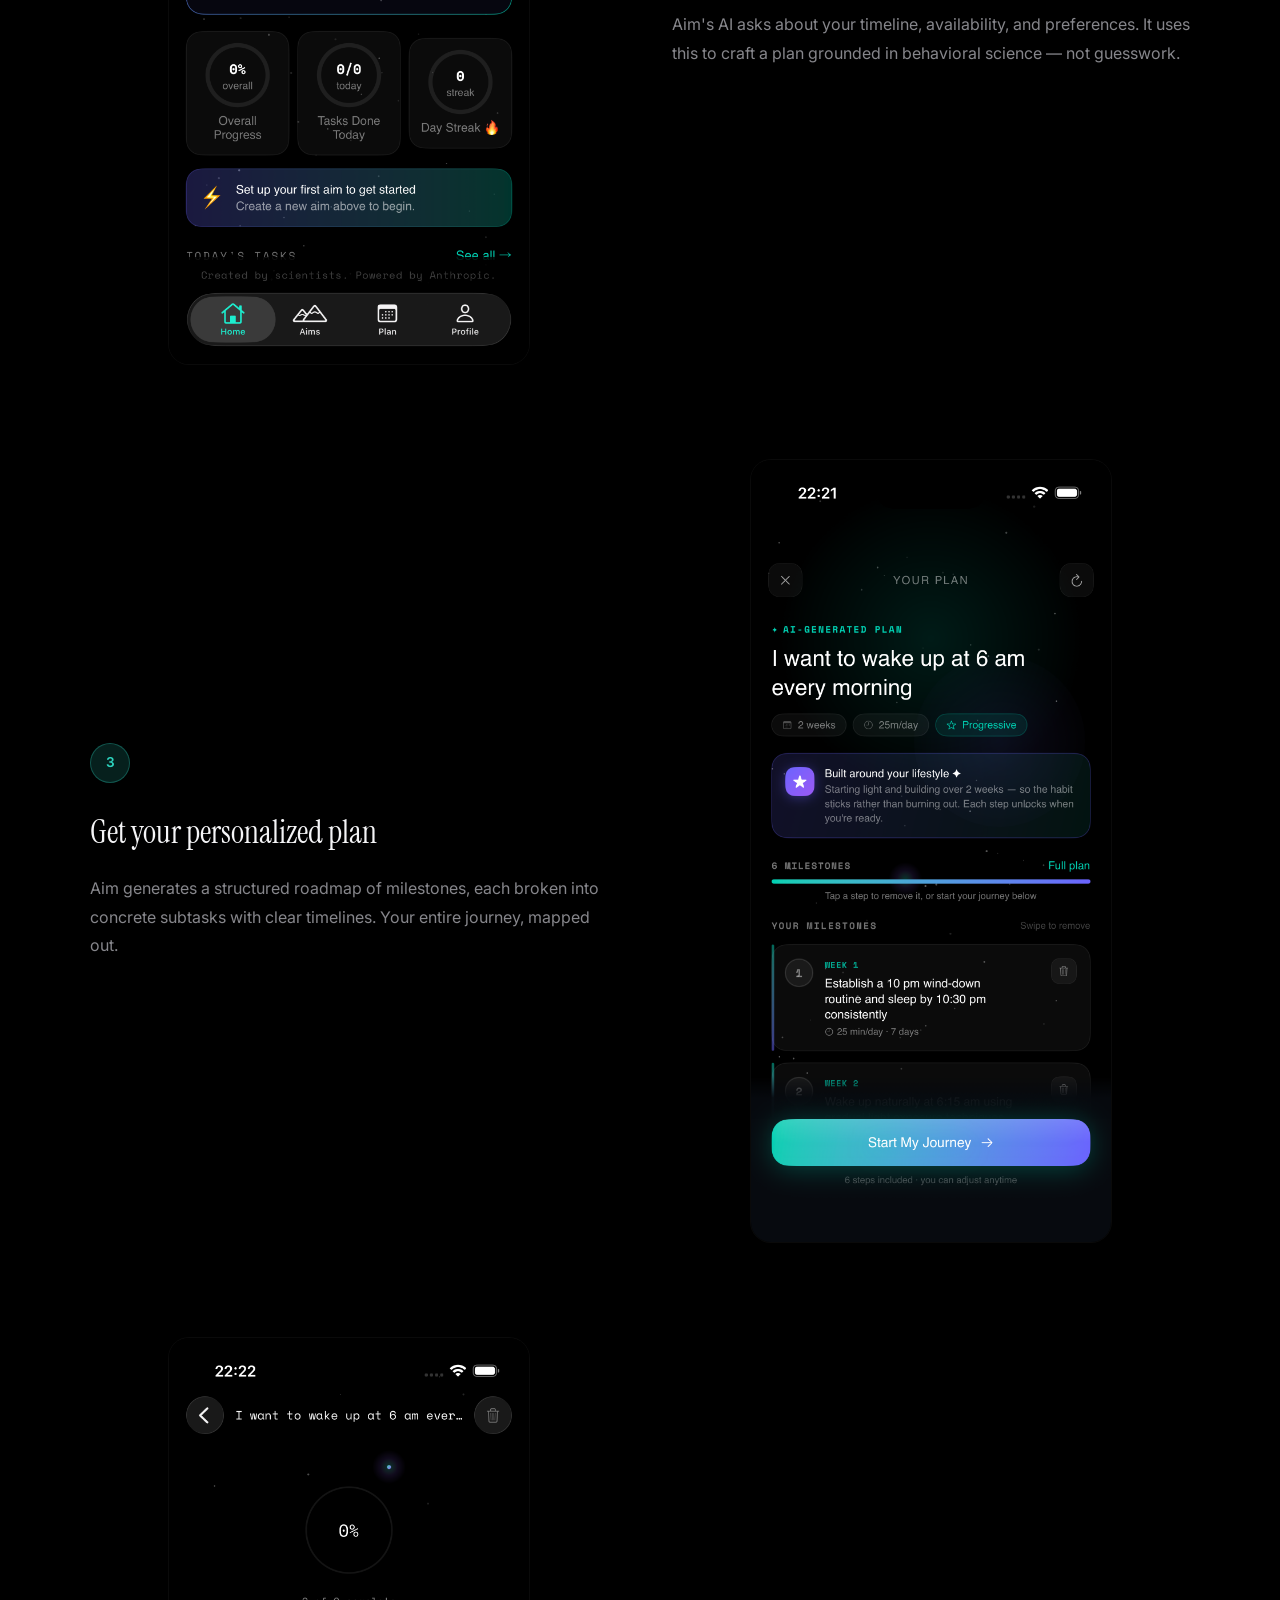
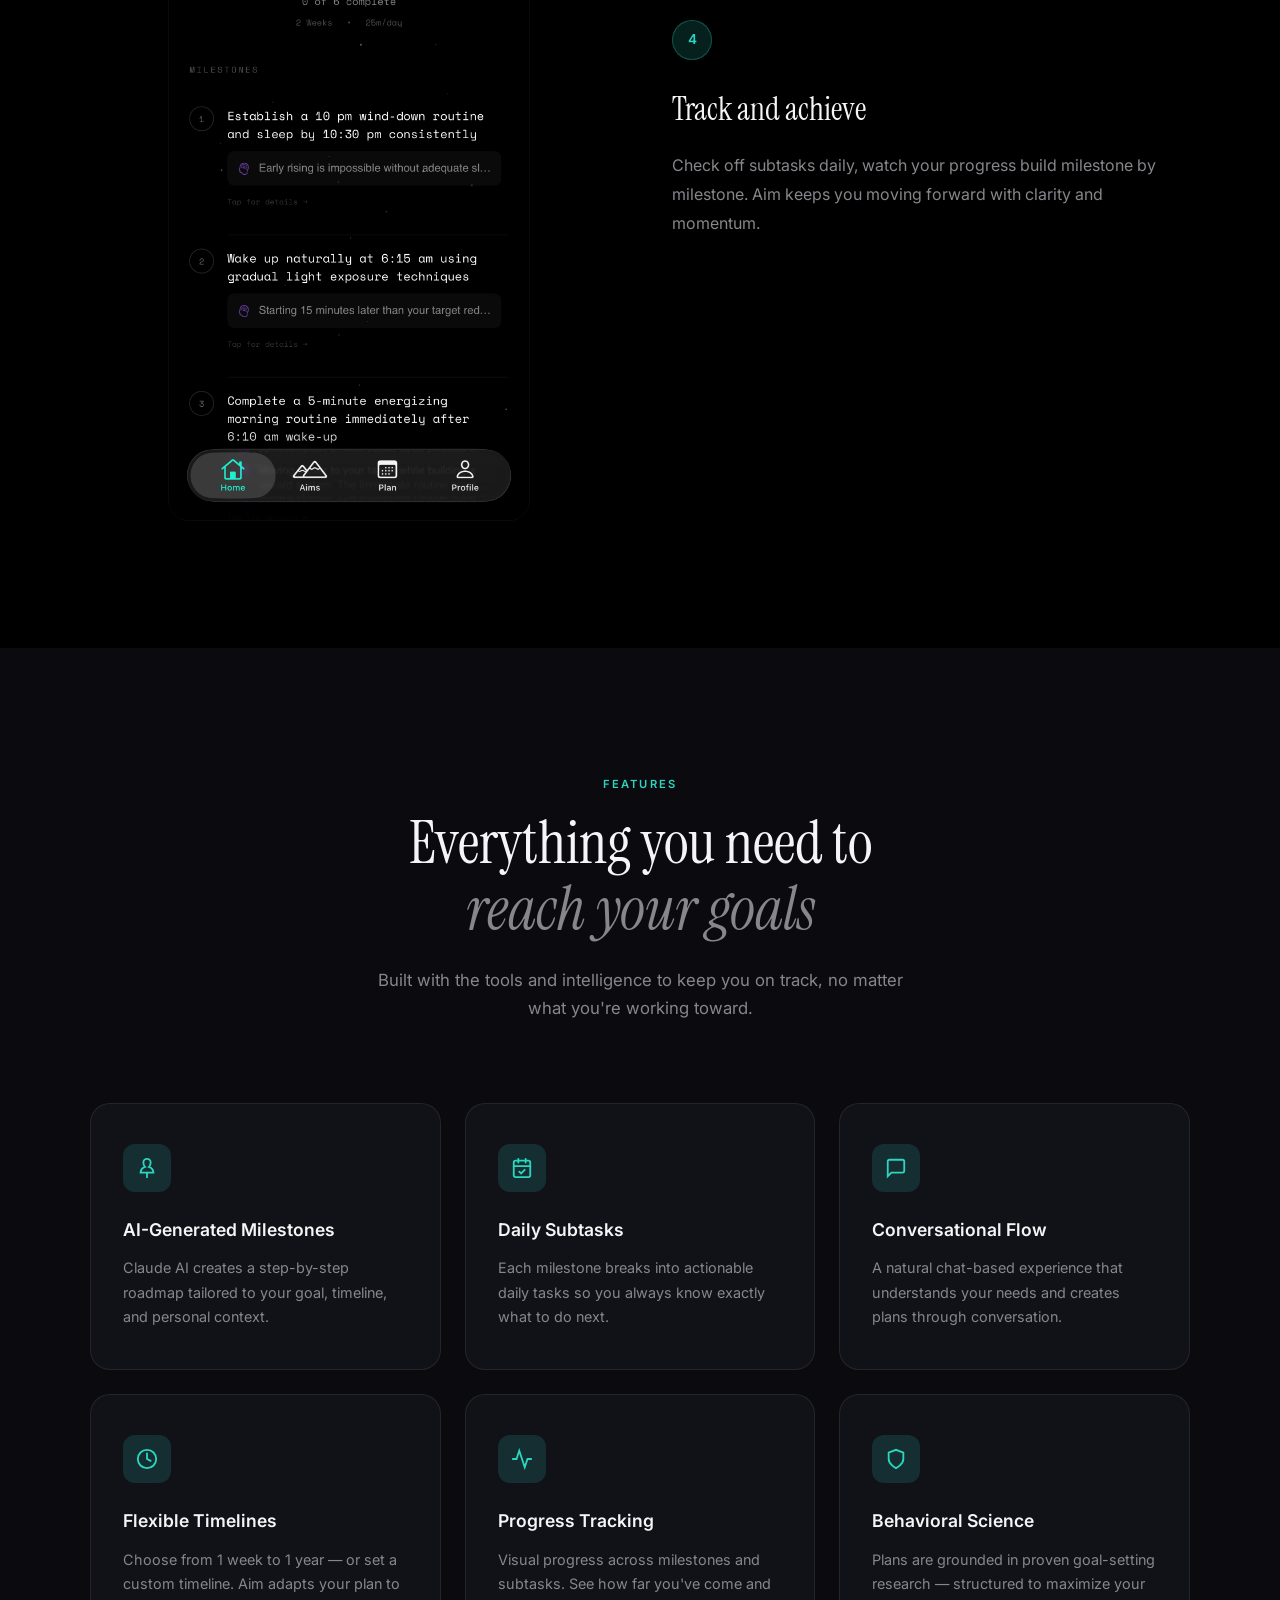
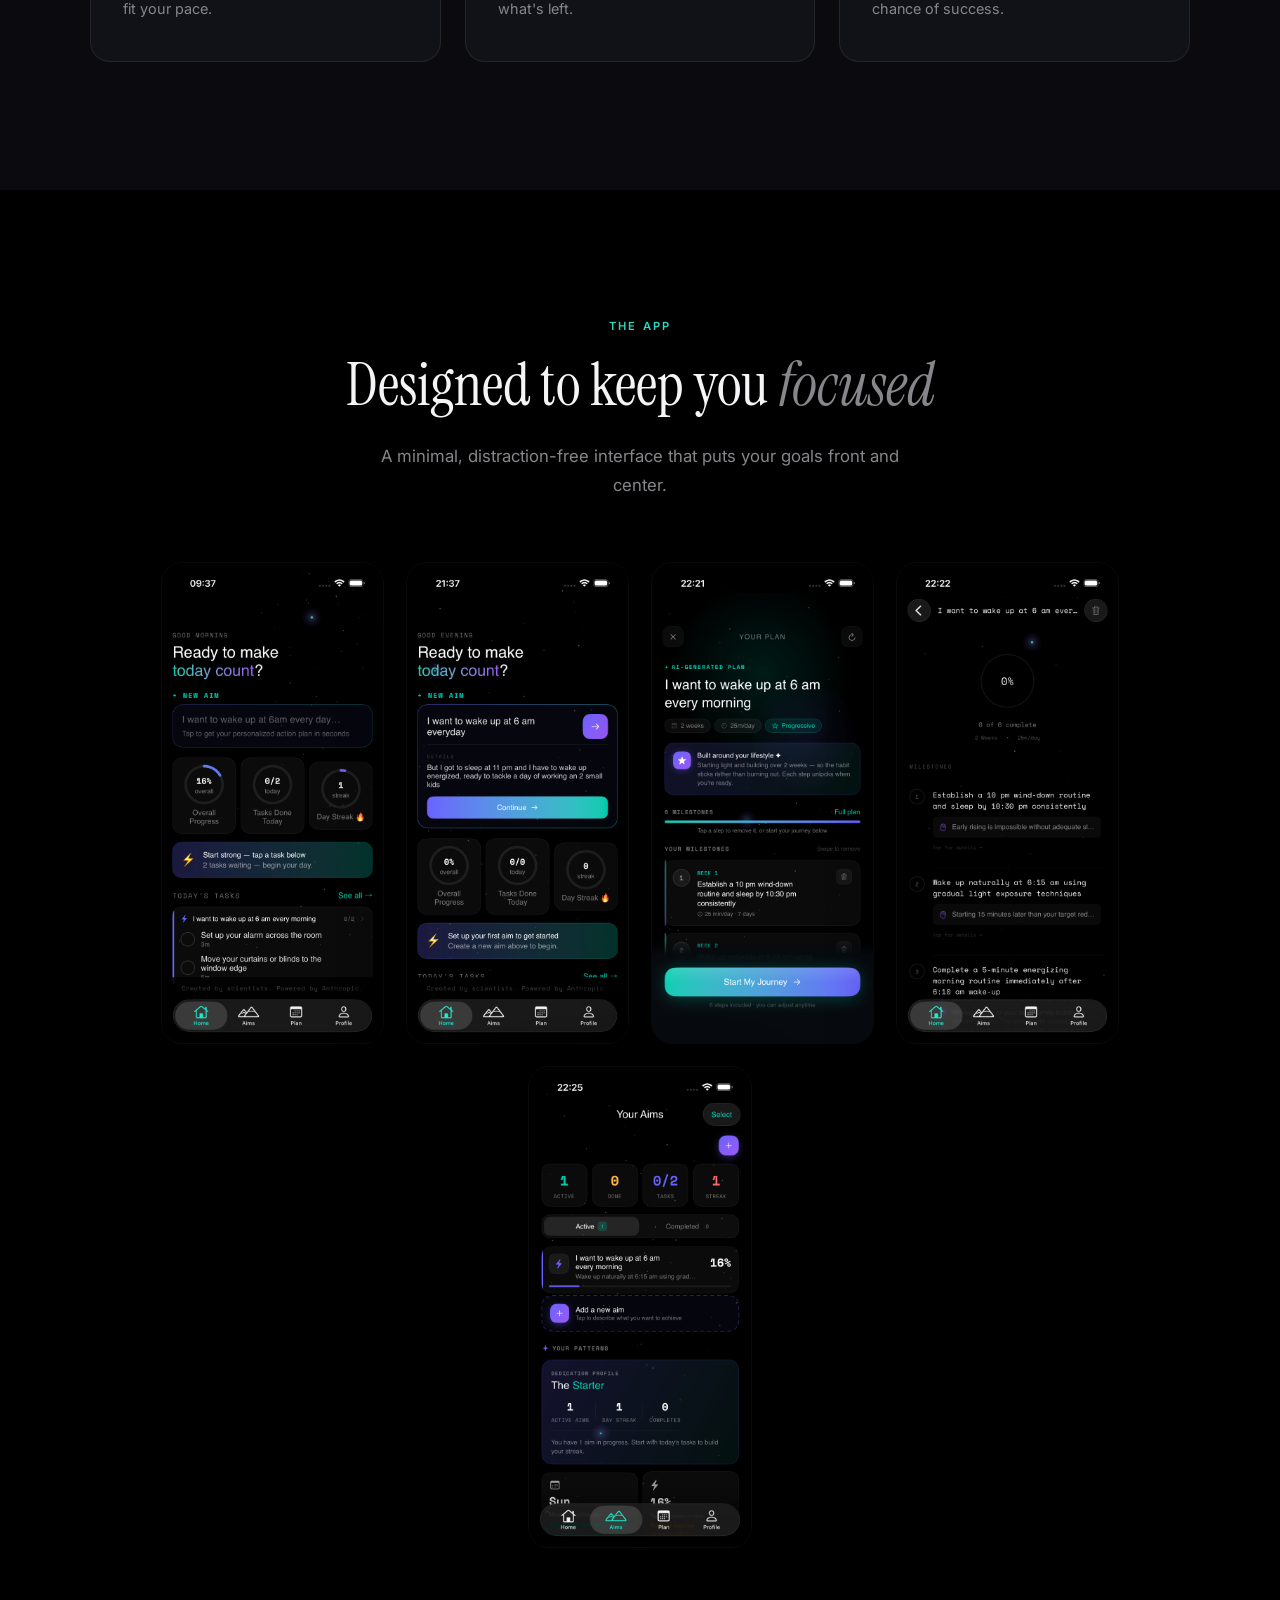
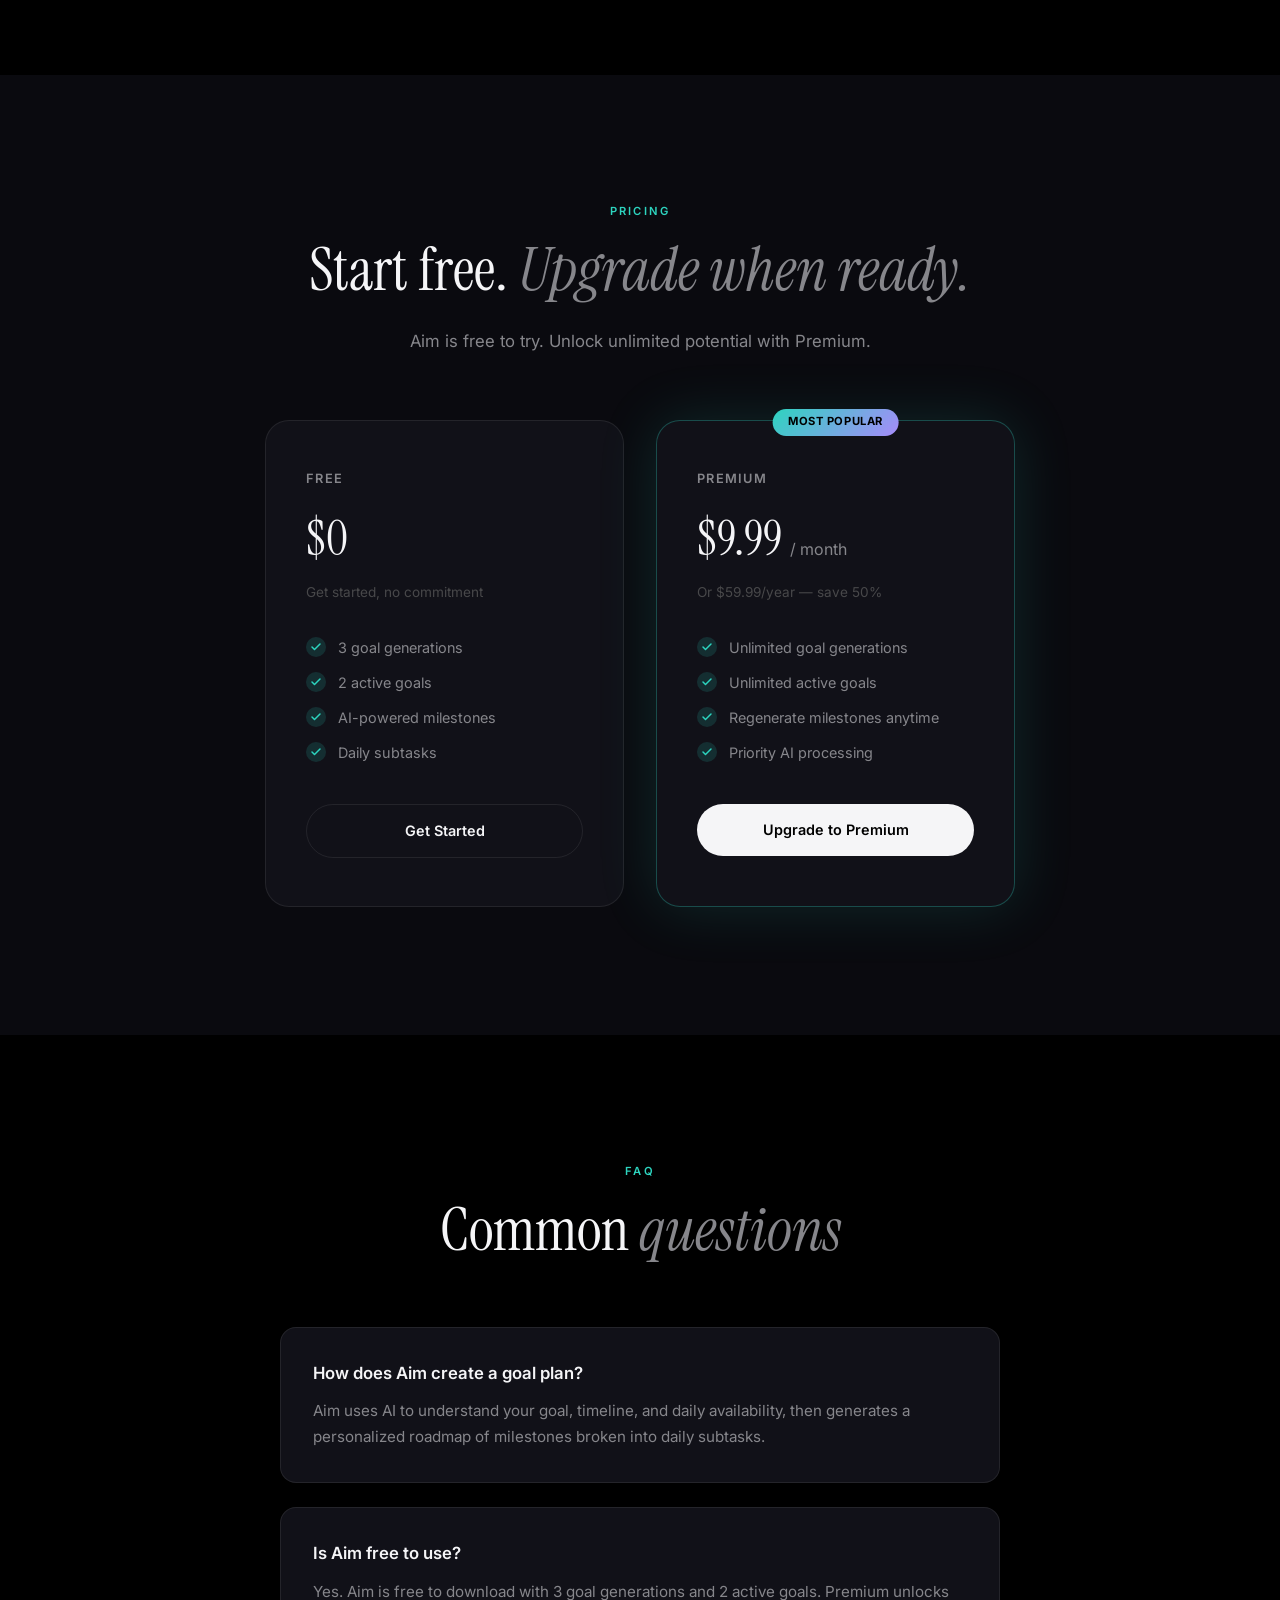
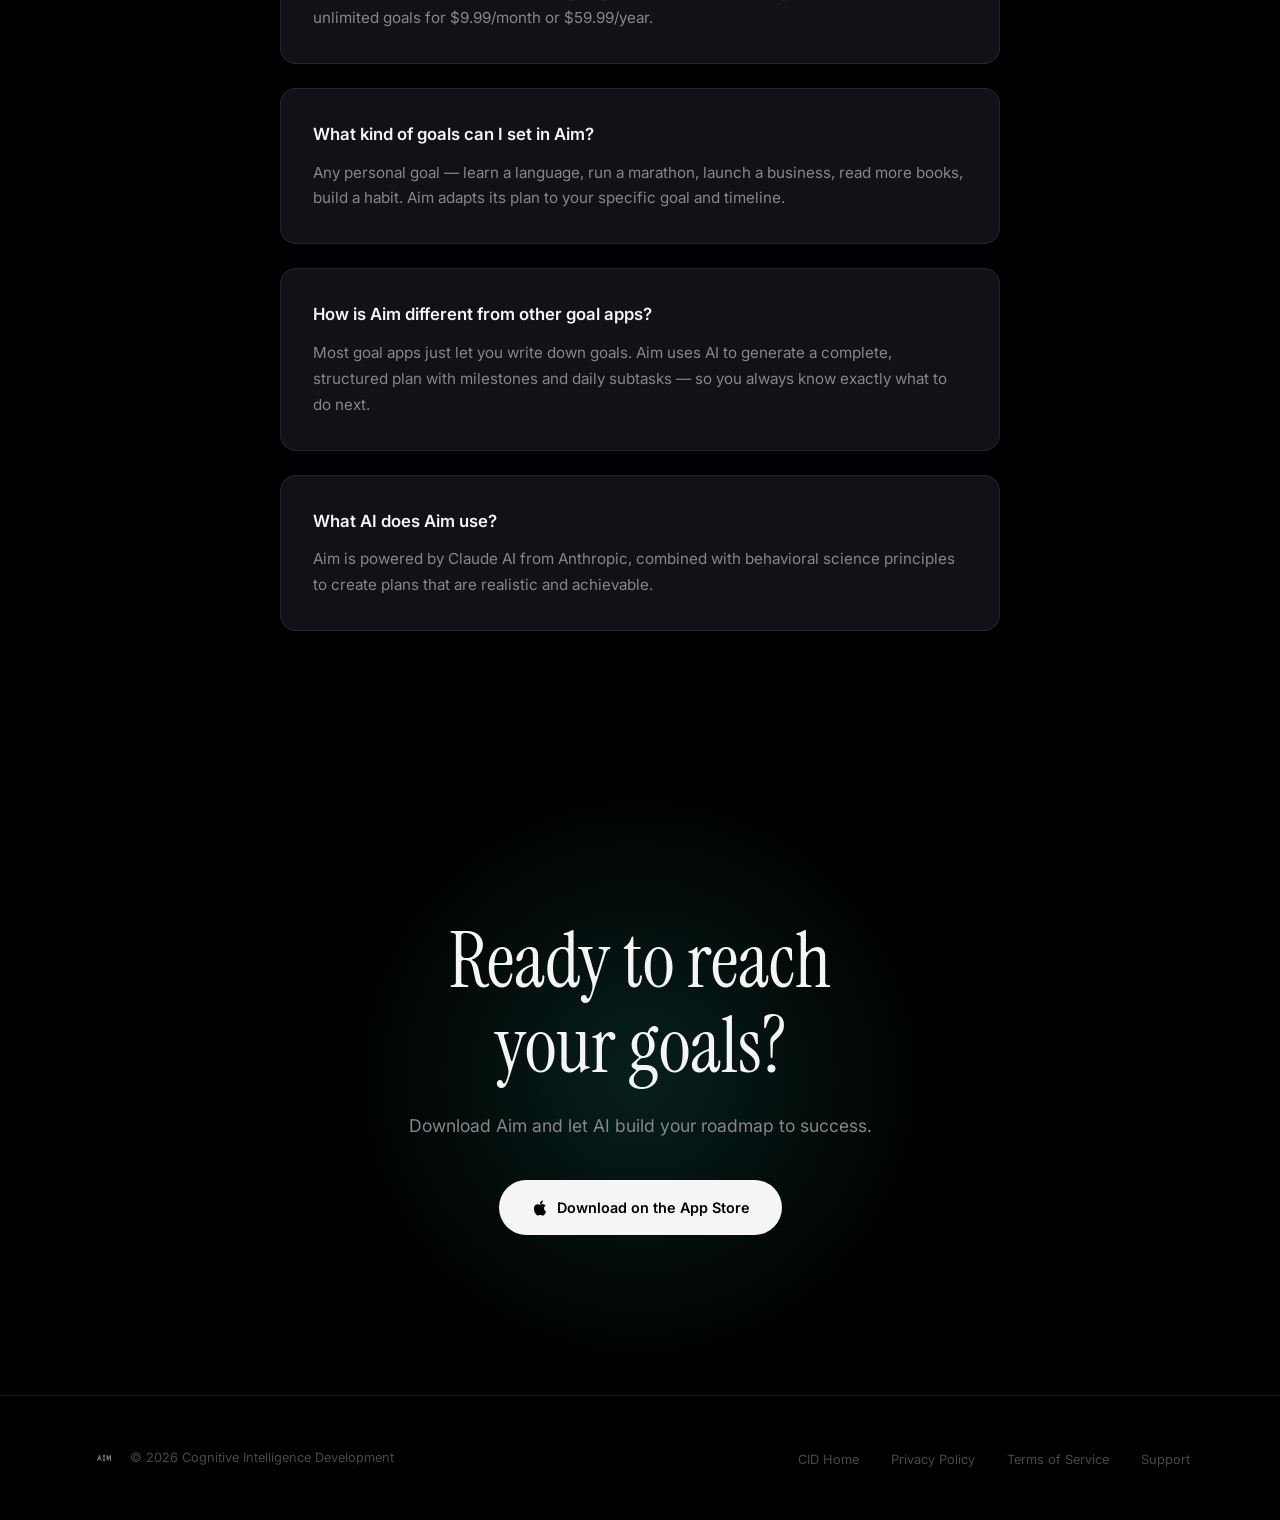
<file: aim/index.html>
<!DOCTYPE html>
<html lang="en">
<head>
    <meta charset="UTF-8">
    <meta name="viewport" content="width=device-width, initial-scale=1.0">
    <title>Aim — AI Goal Planner & Daily Task Tracker App for iOS</title>
    <meta name="description" content="Aim is an AI-powered goal planning app that breaks your goals into personalized milestones and daily tasks. Set a goal, get a step-by-step plan, and track your progress. Free on iOS.">
    <meta name="keywords" content="AI goal planner, goal tracking app, AI task planner, milestone tracker, daily task app, goal setting app, iOS goal app, personal goal planner, AI productivity app">
    <link rel="canonical" href="https://cogdev.ai/aim/">

    <!-- Open Graph -->
    <meta property="og:type" content="website">
    <meta property="og:url" content="https://cogdev.ai/aim/">
    <meta property="og:title" content="Aim — AI Goal Planner & Daily Task Tracker">
    <meta property="og:description" content="Set any goal and let AI build your personalized roadmap. Aim breaks ambitions into milestones and daily tasks so you always know what to do next.">
    <meta property="og:image" content="https://cogdev.ai/aim/images/og-image.png">
    <meta property="og:site_name" content="Aim by CID">

    <!-- X (formerly Twitter) Card -->
    <meta name="twitter:card" content="summary_large_image">
    <meta name="twitter:title" content="Aim — AI Goal Planner & Daily Task Tracker">
    <meta name="twitter:description" content="Set any goal and let AI build your personalized roadmap. Milestones, daily tasks, and progress tracking — all powered by AI.">
    <meta name="twitter:image" content="https://cogdev.ai/aim/images/og-image.png">

    <!-- Structured Data -->
    <script type="application/ld+json">
    {
      "@context": "https://schema.org",
      "@type": "MobileApplication",
      "name": "Aim",
      "operatingSystem": "iOS",
      "applicationCategory": "ProductivityApplication",
      "description": "AI-powered goal planning app that breaks your goals into personalized milestones and daily tasks.",
      "offers": [
        {
          "@type": "Offer",
          "price": "0",
          "priceCurrency": "USD",
          "description": "Free tier with 3 goal generations and 2 active goals"
        },
        {
          "@type": "Offer",
          "price": "9.99",
          "priceCurrency": "USD",
          "description": "Premium monthly — unlimited goals and generations",
          "billingIncrement": 1,
          "unitCode": "MON"
        }
      ],
      "author": {
        "@type": "Organization",
        "name": "Cognitive Intelligence Development",
        "url": "https://cogdev.ai"
      },
      "aggregateRating": {
        "@type": "AggregateRating",
        "ratingValue": "5",
        "ratingCount": "1"
      }
    }
    </script>
    <script type="application/ld+json">
    {
      "@context": "https://schema.org",
      "@type": "FAQPage",
      "mainEntity": [
        {
          "@type": "Question",
          "name": "How does Aim create a goal plan?",
          "acceptedAnswer": {
            "@type": "Answer",
            "text": "Aim uses AI to understand your goal, timeline, and daily availability, then generates a personalized roadmap of milestones broken into daily subtasks."
          }
        },
        {
          "@type": "Question",
          "name": "Is Aim free to use?",
          "acceptedAnswer": {
            "@type": "Answer",
            "text": "Yes. Aim is free to download with 3 goal generations and 2 active goals. Premium unlocks unlimited goals for $9.99/month or $59.99/year."
          }
        },
        {
          "@type": "Question",
          "name": "What kind of goals can I set in Aim?",
          "acceptedAnswer": {
            "@type": "Answer",
            "text": "Any personal goal — learn a language, run a marathon, launch a business, read more books, build a habit. Aim adapts its plan to your specific goal and timeline."
          }
        },
        {
          "@type": "Question",
          "name": "How is Aim different from other goal apps?",
          "acceptedAnswer": {
            "@type": "Answer",
            "text": "Most goal apps just let you write down goals. Aim uses AI to generate a complete, structured plan with milestones and daily subtasks — so you always know exactly what to do next."
          }
        },
        {
          "@type": "Question",
          "name": "What AI does Aim use?",
          "acceptedAnswer": {
            "@type": "Answer",
            "text": "Aim is powered by Claude AI from Anthropic, combined with behavioral science principles to create plans that are realistic and achievable."
          }
        }
      ]
    }
    </script>

    <link rel="icon" type="image/png" href="images/app-icon.png">
    <link rel="apple-touch-icon" href="images/app-icon.png">
    <link rel="preconnect" href="https://fonts.googleapis.com">
    <link rel="preconnect" href="https://fonts.gstatic.com" crossorigin>
    <link href="https://fonts.googleapis.com/css2?family=Inter:wght@300;400;500;600;700&family=Instrument+Serif:ital@0;1&display=swap" rel="stylesheet">
    <style>
        :root {
            --bg: #000000;
            --bg-elevated: #0a0a0f;
            --bg-card: #111118;
            --text: #f5f5f7;
            --text-secondary: #86868b;
            --text-muted: #48484a;
            --accent: #2dd4bf;
            --accent-purple: #a78bfa;
            --accent-glow: rgba(45, 212, 191, 0.15);
            --accent-glow-strong: rgba(45, 212, 191, 0.3);
            --border: rgba(255, 255, 255, 0.08);
            --gradient-accent: linear-gradient(135deg, #2dd4bf, #a78bfa);
        }

        * { margin: 0; padding: 0; box-sizing: border-box; }

        html {
            scroll-behavior: smooth;
            -webkit-font-smoothing: antialiased;
        }

        body {
            font-family: 'Inter', -apple-system, sans-serif;
            background: var(--bg);
            color: var(--text);
            line-height: 1.6;
            overflow-x: hidden;
        }

        /* ─── Star Background ─── */
        .stars {
            position: fixed;
            top: 0;
            left: 0;
            width: 100%;
            height: 100%;
            pointer-events: none;
            z-index: 0;
        }

        .star {
            position: absolute;
            width: 2px;
            height: 2px;
            background: rgba(255, 255, 255, 0.4);
            border-radius: 50%;
            animation: twinkle var(--duration) ease-in-out infinite;
            animation-delay: var(--delay);
        }

        @keyframes twinkle {
            0%, 100% { opacity: 0.2; }
            50% { opacity: 0.8; }
        }

        /* ─── Navigation ─── */
        nav {
            position: fixed;
            top: 0;
            left: 0;
            right: 0;
            z-index: 100;
            padding: 1.25rem 2rem;
            display: flex;
            justify-content: space-between;
            align-items: center;
            background: rgba(0, 0, 0, 0.6);
            backdrop-filter: blur(30px);
            -webkit-backdrop-filter: blur(30px);
            border-bottom: 1px solid var(--border);
            transition: all 0.3s ease;
        }

        .nav-logo {
            display: flex;
            align-items: center;
            gap: 0.75rem;
            text-decoration: none;
            color: var(--text);
        }

        .nav-logo img {
            width: 36px;
            height: 36px;
            border-radius: 8px;
        }

        .nav-logo span {
            font-size: 1.1rem;
            font-weight: 600;
            letter-spacing: 0.15em;
            text-transform: uppercase;
        }

        .nav-links {
            display: flex;
            gap: 2.5rem;
            list-style: none;
            align-items: center;
        }

        .nav-links a {
            color: var(--text-secondary);
            text-decoration: none;
            font-size: 0.85rem;
            font-weight: 400;
            transition: color 0.3s;
        }

        .nav-links a:hover {
            color: var(--text);
        }

        .nav-cta {
            padding: 0.6rem 1.5rem;
            background: var(--text);
            color: var(--bg);
            text-decoration: none;
            font-weight: 600;
            font-size: 0.8rem;
            border-radius: 100px;
            transition: all 0.3s ease;
        }

        .nav-cta:hover {
            transform: scale(1.05);
            box-shadow: 0 0 30px rgba(255, 255, 255, 0.15);
        }

        .mobile-toggle {
            display: none;
            background: none;
            border: none;
            cursor: pointer;
            padding: 0.5rem;
        }

        .mobile-toggle span {
            display: block;
            width: 22px;
            height: 2px;
            background: var(--text);
            margin: 5px 0;
            transition: all 0.3s;
        }

        /* ─── Hero ─── */
        .hero {
            min-height: 100vh;
            display: flex;
            flex-direction: column;
            justify-content: center;
            align-items: center;
            text-align: center;
            padding: 8rem 2rem 4rem;
            position: relative;
            z-index: 1;
        }

        .hero-badge {
            display: inline-flex;
            align-items: center;
            gap: 0.5rem;
            padding: 0.4rem 1rem;
            background: var(--accent-glow);
            border: 1px solid rgba(45, 212, 191, 0.2);
            border-radius: 100px;
            font-size: 0.75rem;
            font-weight: 500;
            letter-spacing: 0.08em;
            text-transform: uppercase;
            color: var(--accent);
            margin-bottom: 2.5rem;
            animation: fadeUp 0.8s ease backwards;
        }

        .hero-badge::before {
            content: '';
            width: 6px;
            height: 6px;
            background: var(--accent);
            border-radius: 50%;
            animation: pulse 2s ease infinite;
        }

        @keyframes pulse {
            0%, 100% { opacity: 1; transform: scale(1); }
            50% { opacity: 0.4; transform: scale(1.3); }
        }

        .hero h1 {
            font-family: 'Instrument Serif', serif;
            font-size: clamp(3.5rem, 10vw, 7.5rem);
            font-weight: 400;
            line-height: 1;
            margin-bottom: 1.5rem;
            animation: fadeUp 0.8s ease 0.15s backwards;
        }

        .hero h1 em {
            font-style: italic;
            background: var(--gradient-accent);
            -webkit-background-clip: text;
            -webkit-text-fill-color: transparent;
            background-clip: text;
        }

        .hero-sub {
            max-width: 520px;
            font-size: 1.15rem;
            color: var(--text-secondary);
            margin-bottom: 3rem;
            line-height: 1.7;
            animation: fadeUp 0.8s ease 0.3s backwards;
        }

        .hero-cta {
            display: flex;
            gap: 1rem;
            align-items: center;
            animation: fadeUp 0.8s ease 0.45s backwards;
        }

        .btn-primary {
            display: inline-flex;
            align-items: center;
            gap: 0.5rem;
            padding: 1rem 2rem;
            background: var(--text);
            color: var(--bg);
            text-decoration: none;
            font-weight: 600;
            font-size: 0.9rem;
            border-radius: 100px;
            transition: all 0.3s ease;
        }

        .btn-primary:hover {
            transform: translateY(-2px);
            box-shadow: 0 10px 40px rgba(255, 255, 255, 0.15);
        }

        .btn-secondary {
            display: inline-flex;
            align-items: center;
            gap: 0.5rem;
            padding: 1rem 2rem;
            background: transparent;
            color: var(--text);
            text-decoration: none;
            font-weight: 500;
            font-size: 0.9rem;
            border-radius: 100px;
            border: 1px solid var(--border);
            transition: all 0.3s ease;
        }

        .btn-secondary:hover {
            border-color: var(--text-secondary);
            background: rgba(255, 255, 255, 0.03);
        }

        .hero-phone {
            margin-top: 5rem;
            position: relative;
            animation: fadeUp 1s ease 0.6s backwards;
        }

        .hero-phone img {
            width: 280px;
            border-radius: 32px;
            box-shadow:
                0 0 0 1px rgba(255, 255, 255, 0.05),
                0 40px 100px rgba(0, 0, 0, 0.6),
                0 0 80px var(--accent-glow);
        }

        .hero-glow {
            position: absolute;
            top: 50%;
            left: 50%;
            transform: translate(-50%, -50%);
            width: 400px;
            height: 400px;
            background: radial-gradient(circle, var(--accent-glow), transparent 70%);
            pointer-events: none;
            z-index: -1;
        }

        @keyframes fadeUp {
            from { opacity: 0; transform: translateY(30px); }
            to { opacity: 1; transform: translateY(0); }
        }

        /* ─── Scroll Indicator ─── */
        .scroll-indicator {
            position: absolute;
            bottom: 2rem;
            left: 50%;
            transform: translateX(-50%);
            display: flex;
            flex-direction: column;
            align-items: center;
            gap: 0.5rem;
            color: var(--text-muted);
            font-size: 0.65rem;
            letter-spacing: 0.2em;
            text-transform: uppercase;
            animation: fadeUp 0.8s ease 1s backwards;
        }

        .scroll-line {
            width: 1px;
            height: 40px;
            background: linear-gradient(to bottom, var(--text-muted), transparent);
            animation: scrollPulse 2s ease infinite;
        }

        @keyframes scrollPulse {
            0%, 100% { opacity: 0.3; }
            50% { opacity: 1; }
        }

        /* ─── Section Shared ─── */
        section {
            padding: 8rem 2rem;
            position: relative;
            z-index: 1;
        }

        .section-inner {
            max-width: 1100px;
            margin: 0 auto;
        }

        .section-label {
            font-size: 0.7rem;
            font-weight: 600;
            letter-spacing: 0.2em;
            text-transform: uppercase;
            color: var(--accent);
            margin-bottom: 1rem;
        }

        .section-title {
            font-family: 'Instrument Serif', serif;
            font-size: clamp(2.5rem, 5vw, 3.75rem);
            font-weight: 400;
            line-height: 1.1;
            margin-bottom: 1.5rem;
        }

        .section-title em {
            font-style: italic;
            color: var(--text-secondary);
        }

        .section-desc {
            font-size: 1.05rem;
            color: var(--text-secondary);
            max-width: 560px;
            line-height: 1.7;
        }

        /* ─── How It Works ─── */
        .how-it-works {
            background: var(--bg);
        }

        .steps {
            display: grid;
            gap: 6rem;
            margin-top: 5rem;
        }

        .step {
            display: grid;
            grid-template-columns: 1fr 1fr;
            gap: 4rem;
            align-items: center;
        }

        .step:nth-child(even) .step-visual {
            order: -1;
        }

        .step-number {
            display: inline-flex;
            align-items: center;
            justify-content: center;
            width: 40px;
            height: 40px;
            background: var(--accent-glow);
            border: 1px solid rgba(45, 212, 191, 0.3);
            border-radius: 50%;
            font-size: 0.85rem;
            font-weight: 600;
            color: var(--accent);
            margin-bottom: 1.5rem;
        }

        .step-content h3 {
            font-family: 'Instrument Serif', serif;
            font-size: 2rem;
            font-weight: 400;
            margin-bottom: 1rem;
        }

        .step-content p {
            color: var(--text-secondary);
            font-size: 1rem;
            line-height: 1.8;
        }

        .step-visual {
            display: flex;
            justify-content: center;
        }

        .step-visual img {
            width: 100%;
            max-width: 360px;
            border-radius: 20px;
            box-shadow:
                0 0 0 1px rgba(255, 255, 255, 0.04),
                0 20px 60px rgba(0, 0, 0, 0.5);
        }

        /* ─── Features Grid ─── */
        .features {
            background: var(--bg-elevated);
        }

        .features-header {
            text-align: center;
            margin-bottom: 5rem;
        }

        .features-header .section-desc {
            margin: 0 auto;
        }

        .features-grid {
            display: grid;
            grid-template-columns: repeat(3, 1fr);
            gap: 1.5rem;
        }

        .feature-card {
            background: var(--bg-card);
            border: 1px solid var(--border);
            border-radius: 1.25rem;
            padding: 2.5rem 2rem;
            transition: all 0.4s ease;
            position: relative;
            overflow: hidden;
        }

        .feature-card::before {
            content: '';
            position: absolute;
            top: 0;
            left: 0;
            right: 0;
            height: 1px;
            background: var(--gradient-accent);
            opacity: 0;
            transition: opacity 0.4s;
        }

        .feature-card:hover {
            transform: translateY(-4px);
            border-color: rgba(45, 212, 191, 0.15);
        }

        .feature-card:hover::before {
            opacity: 1;
        }

        .feature-icon {
            width: 48px;
            height: 48px;
            background: var(--accent-glow);
            border-radius: 12px;
            display: flex;
            align-items: center;
            justify-content: center;
            font-size: 1.25rem;
            margin-bottom: 1.5rem;
        }

        .feature-card h3 {
            font-size: 1.1rem;
            font-weight: 600;
            margin-bottom: 0.75rem;
        }

        .feature-card p {
            color: var(--text-secondary);
            font-size: 0.9rem;
            line-height: 1.7;
        }

        /* ─── App Showcase (screenshot gallery) ─── */
        .showcase {
            background: var(--bg);
            overflow: hidden;
        }

        .showcase-header {
            text-align: center;
            margin-bottom: 4rem;
        }

        .showcase-header .section-desc {
            margin: 0 auto;
        }

        .showcase-scroll {
            display: flex;
            gap: 1.5rem;
            justify-content: center;
            flex-wrap: wrap;
        }

        .showcase-scroll img {
            height: 480px;
            border-radius: 20px;
            box-shadow:
                0 0 0 1px rgba(255, 255, 255, 0.04),
                0 20px 60px rgba(0, 0, 0, 0.5);
            transition: transform 0.4s ease;
        }

        .showcase-scroll img:hover {
            transform: scale(1.03);
        }

        /* ─── Pricing ─── */
        .pricing {
            background: var(--bg-elevated);
        }

        .pricing-header {
            text-align: center;
            margin-bottom: 4rem;
        }

        .pricing-header .section-desc {
            margin: 0 auto;
        }

        .pricing-cards {
            display: grid;
            grid-template-columns: repeat(2, 1fr);
            gap: 2rem;
            max-width: 750px;
            margin: 0 auto;
        }

        .pricing-card {
            background: var(--bg-card);
            border: 1px solid var(--border);
            border-radius: 1.5rem;
            padding: 3rem 2.5rem;
            position: relative;
        }

        .pricing-card.featured {
            border-color: rgba(45, 212, 191, 0.3);
            box-shadow: 0 0 60px var(--accent-glow);
        }

        .pricing-card.featured::before {
            content: 'Most Popular';
            position: absolute;
            top: -12px;
            left: 50%;
            transform: translateX(-50%);
            padding: 0.3rem 1rem;
            background: var(--gradient-accent);
            color: var(--bg);
            font-size: 0.7rem;
            font-weight: 700;
            letter-spacing: 0.05em;
            text-transform: uppercase;
            border-radius: 100px;
        }

        .pricing-tier {
            font-size: 0.8rem;
            font-weight: 600;
            letter-spacing: 0.1em;
            text-transform: uppercase;
            color: var(--text-secondary);
            margin-bottom: 0.75rem;
        }

        .pricing-price {
            font-family: 'Instrument Serif', serif;
            font-size: 3rem;
            font-weight: 400;
            margin-bottom: 0.25rem;
        }

        .pricing-price span {
            font-family: 'Inter', sans-serif;
            font-size: 1rem;
            color: var(--text-secondary);
        }

        .pricing-desc {
            color: var(--text-muted);
            font-size: 0.85rem;
            margin-bottom: 2rem;
        }

        .pricing-features {
            list-style: none;
            display: flex;
            flex-direction: column;
            gap: 0.75rem;
            margin-bottom: 2.5rem;
        }

        .pricing-features li {
            display: flex;
            align-items: center;
            gap: 0.75rem;
            font-size: 0.9rem;
            color: var(--text-secondary);
        }

        .pricing-features li::before {
            content: '';
            width: 20px;
            height: 20px;
            background: var(--accent-glow);
            border-radius: 50%;
            display: flex;
            align-items: center;
            justify-content: center;
            flex-shrink: 0;
            background-image: url("data:image/svg+xml,%3Csvg xmlns='http://www.w3.org/2000/svg' width='12' height='12' viewBox='0 0 24 24' fill='none' stroke='%232dd4bf' stroke-width='3' stroke-linecap='round' stroke-linejoin='round'%3E%3Cpolyline points='20 6 9 17 4 12'%3E%3C/polyline%3E%3C/svg%3E");
            background-repeat: no-repeat;
            background-position: center;
        }

        .pricing-btn {
            display: block;
            text-align: center;
            padding: 0.9rem 2rem;
            border-radius: 100px;
            text-decoration: none;
            font-weight: 600;
            font-size: 0.9rem;
            transition: all 0.3s ease;
        }

        .pricing-btn.outline {
            border: 1px solid var(--border);
            color: var(--text);
            background: transparent;
        }

        .pricing-btn.outline:hover {
            border-color: var(--text-secondary);
        }

        .pricing-btn.filled {
            background: var(--text);
            color: var(--bg);
        }

        .pricing-btn.filled:hover {
            transform: translateY(-2px);
            box-shadow: 0 10px 40px rgba(255, 255, 255, 0.15);
        }

        /* ─── FAQ ─── */
        .faq {
            background: var(--bg);
        }

        .faq-header {
            text-align: center;
            margin-bottom: 4rem;
        }

        .faq-list {
            max-width: 720px;
            margin: 0 auto;
            display: flex;
            flex-direction: column;
            gap: 1.5rem;
        }

        .faq-item {
            background: var(--bg-card);
            border: 1px solid var(--border);
            border-radius: 1rem;
            padding: 2rem;
        }

        .faq-item h3 {
            font-size: 1.05rem;
            font-weight: 600;
            margin-bottom: 0.75rem;
        }

        .faq-item p {
            color: var(--text-secondary);
            font-size: 0.95rem;
            line-height: 1.7;
        }

        /* ─── Final CTA ─── */
        .final-cta {
            text-align: center;
            padding: 10rem 2rem;
            position: relative;
        }

        .final-cta-glow {
            position: absolute;
            top: 50%;
            left: 50%;
            transform: translate(-50%, -50%);
            width: 600px;
            height: 600px;
            background: radial-gradient(circle, var(--accent-glow), transparent 70%);
            pointer-events: none;
        }

        .final-cta h2 {
            font-family: 'Instrument Serif', serif;
            font-size: clamp(3rem, 6vw, 5rem);
            font-weight: 400;
            line-height: 1.1;
            margin-bottom: 1.5rem;
            position: relative;
        }

        .final-cta p {
            color: var(--text-secondary);
            font-size: 1.1rem;
            margin-bottom: 2.5rem;
            position: relative;
        }

        .final-cta .hero-cta {
            justify-content: center;
            position: relative;
        }

        /* ─── Footer ─── */
        footer {
            border-top: 1px solid var(--border);
            padding: 3rem 2rem;
            position: relative;
            z-index: 1;
        }

        .footer-inner {
            max-width: 1100px;
            margin: 0 auto;
            display: flex;
            justify-content: space-between;
            align-items: center;
        }

        .footer-left {
            display: flex;
            align-items: center;
            gap: 0.75rem;
        }

        .footer-left img {
            width: 28px;
            height: 28px;
            border-radius: 6px;
        }

        .footer-left span {
            color: var(--text-muted);
            font-size: 0.8rem;
        }

        .footer-links {
            display: flex;
            gap: 2rem;
            list-style: none;
        }

        .footer-links a {
            color: var(--text-muted);
            text-decoration: none;
            font-size: 0.8rem;
            transition: color 0.3s;
        }

        .footer-links a:hover {
            color: var(--text-secondary);
        }

        /* ─── Fade-in on scroll ─── */
        .reveal {
            opacity: 0;
            transform: translateY(40px);
            transition: opacity 0.8s ease, transform 0.8s ease;
        }

        .reveal.visible {
            opacity: 1;
            transform: translateY(0);
        }

        /* ─── Mobile ─── */
        @media (max-width: 768px) {
            nav { padding: 1rem 1.25rem; }

            .nav-links { display: none; }

            .mobile-toggle { display: block; }

            .mobile-nav {
                display: none;
                position: fixed;
                top: 0;
                left: 0;
                right: 0;
                bottom: 0;
                background: var(--bg);
                z-index: 99;
                flex-direction: column;
                justify-content: center;
                align-items: center;
                gap: 2rem;
            }

            .mobile-nav.active {
                display: flex;
            }

            .mobile-nav a {
                color: var(--text);
                text-decoration: none;
                font-size: 1.25rem;
                font-family: 'Instrument Serif', serif;
            }

            .hero { padding: 7rem 1.5rem 3rem; }

            .hero-phone img { width: 220px; border-radius: 24px; }

            section { padding: 5rem 1.5rem; }

            .step {
                grid-template-columns: 1fr;
                gap: 2rem;
            }

            .step:nth-child(even) .step-visual {
                order: 0;
            }

            .step-visual img {
                max-width: 260px;
            }

            .features-grid {
                grid-template-columns: 1fr;
            }

            .showcase-scroll img {
                height: 320px;
            }

            .pricing-cards {
                grid-template-columns: 1fr;
            }

            .footer-inner {
                flex-direction: column;
                gap: 1.5rem;
                text-align: center;
            }

            .footer-links {
                flex-wrap: wrap;
                justify-content: center;
            }
        }

        @media (max-width: 480px) {
            .hero h1 { font-size: 3rem; }
            .hero-cta { flex-direction: column; }
        }
    </style>
</head>
<body>

<!-- Stars Background -->
<div class="stars" id="stars"></div>

<!-- Mobile Nav Overlay -->
<div class="mobile-nav" id="mobileNav">
    <a href="#how-it-works" onclick="closeMobile()">How It Works</a>
    <a href="#features" onclick="closeMobile()">Features</a>
    <a href="#pricing" onclick="closeMobile()">Pricing</a>
    <a href="support/" onclick="closeMobile()">Support</a>
    <a class="nav-cta" href="#download" onclick="closeMobile()">Download</a>
</div>

<!-- Navigation -->
<nav>
    <a class="nav-logo" href="./">
        <img src="images/app-icon.png" alt="Aim">
        <span>Aim</span>
    </a>
    <ul class="nav-links">
        <li><a href="#how-it-works">How It Works</a></li>
        <li><a href="#features">Features</a></li>
        <li><a href="#pricing">Pricing</a></li>
        <li><a href="support/">Support</a></li>
        <li><a class="nav-cta" href="#download">Download</a></li>
    </ul>
    <button class="mobile-toggle" id="mobileToggle" aria-label="Menu">
        <span></span><span></span><span></span>
    </button>
</nav>

<main>
<!-- Hero -->
<section class="hero">
    <div class="hero-badge">Powered by AI</div>
    <h1>Set a goal.<br>Aim makes <em>the plan.</em></h1>
    <p class="hero-sub">AI-powered goal achievement that breaks your ambitions into personalized milestones and daily tasks. Just tell Aim what you want to achieve.</p>
    <div class="hero-cta">
        <a class="btn-primary" href="#download">
            <svg width="18" height="18" viewBox="0 0 24 24" fill="currentColor"><path d="M18.71 19.5c-.83 1.24-1.71 2.45-3.05 2.47-1.34.03-1.77-.79-3.29-.79-1.53 0-2 .77-3.27.82-1.31.05-2.3-1.32-3.14-2.53C4.25 17 2.94 12.45 4.7 9.39c.87-1.52 2.43-2.48 4.12-2.51 1.28-.02 2.5.87 3.29.87.78 0 2.26-1.07 3.8-.91.65.03 2.47.26 3.64 1.98-.09.06-2.17 1.28-2.15 3.81.03 3.02 2.65 4.03 2.68 4.04-.03.07-.42 1.44-1.38 2.83M13 3.5c.73-.83 1.94-1.46 2.94-1.5.13 1.17-.34 2.35-1.04 3.19-.69.85-1.83 1.51-2.95 1.42-.15-1.15.41-2.35 1.05-3.11z"/></svg>
            Download on iOS
        </a>
        <a class="btn-secondary" href="#how-it-works">See how it works</a>
    </div>
    <div class="hero-phone">
        <div class="hero-glow"></div>
        <img src="images/screenshot-home.png" alt="Aim AI goal planner app - home screen showing active goals and daily tasks">
    </div>
    <div class="scroll-indicator">
        <span>Scroll</span>
        <div class="scroll-line"></div>
    </div>
</section>

<!-- How It Works -->
<section class="how-it-works" id="how-it-works">
    <div class="section-inner">
        <div class="reveal">
            <div class="section-label">How It Works</div>
            <h2 class="section-title">From ambition to <em>action</em>,<br>in four steps</h2>
            <p class="section-desc">Aim uses behavioral science and AI to create a plan that actually fits your life. No generic advice — just a roadmap built for you.</p>
        </div>

        <div class="steps">
            <!-- Step 1 -->
            <div class="step reveal">
                <div class="step-content">
                    <div class="step-number">1</div>
                    <h3>Name your goal</h3>
                    <p>Type any goal — learn a language, run a marathon, launch a business. Add context about your situation so Aim can personalize everything.</p>
                </div>
                <div class="step-visual">
                    <img src="images/screenshot-home.png" alt="Set a personal goal in Aim - AI goal planning app for iOS">
                </div>
            </div>

            <!-- Step 2 -->
            <div class="step reveal">
                <div class="step-content">
                    <div class="step-number">2</div>
                    <h3>Answer a few questions</h3>
                    <p>Aim's AI asks about your timeline, availability, and preferences. It uses this to craft a plan grounded in behavioral science — not guesswork.</p>
                </div>
                <div class="step-visual">
                    <img src="images/screenshot-ai-chat.png" alt="AI chat creates personalized goal plan based on your timeline and availability">
                </div>
            </div>

            <!-- Step 3 -->
            <div class="step reveal">
                <div class="step-content">
                    <div class="step-number">3</div>
                    <h3>Get your personalized plan</h3>
                    <p>Aim generates a structured roadmap of milestones, each broken into concrete subtasks with clear timelines. Your entire journey, mapped out.</p>
                </div>
                <div class="step-visual">
                    <img src="images/screenshot-plan.png" alt="AI-generated milestone roadmap with structured timeline in Aim app">
                </div>
            </div>

            <!-- Step 4 -->
            <div class="step reveal">
                <div class="step-content">
                    <div class="step-number">4</div>
                    <h3>Track and achieve</h3>
                    <p>Check off subtasks daily, watch your progress build milestone by milestone. Aim keeps you moving forward with clarity and momentum.</p>
                </div>
                <div class="step-visual">
                    <img src="images/screenshot-milestone.png" alt="Track daily subtasks and milestone progress in Aim goal tracker">
                </div>
            </div>
        </div>
    </div>
</section>

<!-- Features -->
<section class="features" id="features">
    <div class="section-inner">
        <div class="features-header reveal">
            <div class="section-label">Features</div>
            <h2 class="section-title">Everything you need to<br><em>reach your goals</em></h2>
            <p class="section-desc">Built with the tools and intelligence to keep you on track, no matter what you're working toward.</p>
        </div>

        <div class="features-grid">
            <div class="feature-card reveal">
                <div class="feature-icon">
                    <svg width="22" height="22" viewBox="0 0 24 24" fill="none" stroke="var(--accent)" stroke-width="2" stroke-linecap="round"><path d="M12 2a4 4 0 0 0-4 4c0 2.05.77 3.6 1.87 4.68A7 7 0 0 0 5 17h14a7 7 0 0 0-4.87-6.32C15.23 9.6 16 8.05 16 6a4 4 0 0 0-4-4z"/><line x1="12" y1="17" x2="12" y2="22"/></svg>
                </div>
                <h3>AI-Generated Milestones</h3>
                <p>Claude AI creates a step-by-step roadmap tailored to your goal, timeline, and personal context.</p>
            </div>

            <div class="feature-card reveal">
                <div class="feature-icon">
                    <svg width="22" height="22" viewBox="0 0 24 24" fill="none" stroke="var(--accent)" stroke-width="2" stroke-linecap="round"><rect x="3" y="4" width="18" height="18" rx="2"/><line x1="16" y1="2" x2="16" y2="6"/><line x1="8" y1="2" x2="8" y2="6"/><line x1="3" y1="10" x2="21" y2="10"/><path d="m9 16 2 2 4-4"/></svg>
                </div>
                <h3>Daily Subtasks</h3>
                <p>Each milestone breaks into actionable daily tasks so you always know exactly what to do next.</p>
            </div>

            <div class="feature-card reveal">
                <div class="feature-icon">
                    <svg width="22" height="22" viewBox="0 0 24 24" fill="none" stroke="var(--accent)" stroke-width="2" stroke-linecap="round"><path d="M21 15a2 2 0 0 1-2 2H7l-4 4V5a2 2 0 0 1 2-2h14a2 2 0 0 1 2 2z"/></svg>
                </div>
                <h3>Conversational Flow</h3>
                <p>A natural chat-based experience that understands your needs and creates plans through conversation.</p>
            </div>

            <div class="feature-card reveal">
                <div class="feature-icon">
                    <svg width="22" height="22" viewBox="0 0 24 24" fill="none" stroke="var(--accent)" stroke-width="2" stroke-linecap="round"><circle cx="12" cy="12" r="10"/><polyline points="12 6 12 12 16 14"/></svg>
                </div>
                <h3>Flexible Timelines</h3>
                <p>Choose from 1 week to 1 year — or set a custom timeline. Aim adapts your plan to fit your pace.</p>
            </div>

            <div class="feature-card reveal">
                <div class="feature-icon">
                    <svg width="22" height="22" viewBox="0 0 24 24" fill="none" stroke="var(--accent)" stroke-width="2" stroke-linecap="round"><path d="M22 12h-4l-3 9L9 3l-3 9H2"/></svg>
                </div>
                <h3>Progress Tracking</h3>
                <p>Visual progress across milestones and subtasks. See how far you've come and what's left.</p>
            </div>

            <div class="feature-card reveal">
                <div class="feature-icon">
                    <svg width="22" height="22" viewBox="0 0 24 24" fill="none" stroke="var(--accent)" stroke-width="2" stroke-linecap="round"><path d="M12 22s8-4 8-10V5l-8-3-8 3v7c0 6 8 10 8 10z"/></svg>
                </div>
                <h3>Behavioral Science</h3>
                <p>Plans are grounded in proven goal-setting research — structured to maximize your chance of success.</p>
            </div>
        </div>
    </div>
</section>

<!-- App Showcase -->
<section class="showcase" id="showcase">
    <div class="section-inner">
        <div class="showcase-header reveal">
            <div class="section-label">The App</div>
            <h2 class="section-title">Designed to keep you <em>focused</em></h2>
            <p class="section-desc">A minimal, distraction-free interface that puts your goals front and center.</p>
        </div>
        <div class="showcase-scroll reveal">
            <img src="images/screenshot-home.png" alt="Aim app home screen with active goals and daily task list">
            <img src="images/screenshot-ai-chat.png" alt="AI chat creates personalized goal plan based on your context">
            <img src="images/screenshot-plan.png" alt="AI-generated milestone plan with structured goal roadmap">
            <img src="images/screenshot-milestone.png" alt="Milestone detail view with daily subtasks and progress tracking">
            <img src="images/screenshot-aims.png" alt="Your Aims dashboard with dedication profile and streak tracking">
        </div>
    </div>
</section>

<!-- Pricing -->
<section class="pricing" id="pricing">
    <div class="section-inner">
        <div class="pricing-header reveal">
            <div class="section-label">Pricing</div>
            <h2 class="section-title">Start free. <em>Upgrade when ready.</em></h2>
            <p class="section-desc">Aim is free to try. Unlock unlimited potential with Premium.</p>
        </div>

        <div class="pricing-cards">
            <div class="pricing-card reveal">
                <div class="pricing-tier">Free</div>
                <div class="pricing-price">$0</div>
                <div class="pricing-desc">Get started, no commitment</div>
                <ul class="pricing-features">
                    <li>3 goal generations</li>
                    <li>2 active goals</li>
                    <li>AI-powered milestones</li>
                    <li>Daily subtasks</li>
                </ul>
                <a class="pricing-btn outline" href="#download">Get Started</a>
            </div>

            <div class="pricing-card featured reveal">
                <div class="pricing-tier">Premium</div>
                <div class="pricing-price">$9.99 <span>/ month</span></div>
                <div class="pricing-desc">Or $59.99/year — save 50%</div>
                <ul class="pricing-features">
                    <li>Unlimited goal generations</li>
                    <li>Unlimited active goals</li>
                    <li>Regenerate milestones anytime</li>
                    <li>Priority AI processing</li>
                </ul>
                <a class="pricing-btn filled" href="#download">Upgrade to Premium</a>
            </div>
        </div>
    </div>
</section>

<!-- FAQ -->
<section class="faq" id="faq">
    <div class="section-inner">
        <div class="faq-header reveal">
            <div class="section-label">FAQ</div>
            <h2 class="section-title">Common <em>questions</em></h2>
        </div>
        <div class="faq-list">
            <div class="faq-item reveal">
                <h3>How does Aim create a goal plan?</h3>
                <p>Aim uses AI to understand your goal, timeline, and daily availability, then generates a personalized roadmap of milestones broken into daily subtasks.</p>
            </div>
            <div class="faq-item reveal">
                <h3>Is Aim free to use?</h3>
                <p>Yes. Aim is free to download with 3 goal generations and 2 active goals. Premium unlocks unlimited goals for $9.99/month or $59.99/year.</p>
            </div>
            <div class="faq-item reveal">
                <h3>What kind of goals can I set in Aim?</h3>
                <p>Any personal goal — learn a language, run a marathon, launch a business, read more books, build a habit. Aim adapts its plan to your specific goal and timeline.</p>
            </div>
            <div class="faq-item reveal">
                <h3>How is Aim different from other goal apps?</h3>
                <p>Most goal apps just let you write down goals. Aim uses AI to generate a complete, structured plan with milestones and daily subtasks — so you always know exactly what to do next.</p>
            </div>
            <div class="faq-item reveal">
                <h3>What AI does Aim use?</h3>
                <p>Aim is powered by Claude AI from Anthropic, combined with behavioral science principles to create plans that are realistic and achievable.</p>
            </div>
        </div>
    </div>
</section>

<!-- Final CTA -->
<section class="final-cta" id="download">
    <div class="final-cta-glow"></div>
    <h2>Ready to reach<br>your goals?</h2>
    <p>Download Aim and let AI build your roadmap to success.</p>
    <div class="hero-cta">
        <a class="btn-primary" href="#">
            <svg width="18" height="18" viewBox="0 0 24 24" fill="currentColor"><path d="M18.71 19.5c-.83 1.24-1.71 2.45-3.05 2.47-1.34.03-1.77-.79-3.29-.79-1.53 0-2 .77-3.27.82-1.31.05-2.3-1.32-3.14-2.53C4.25 17 2.94 12.45 4.7 9.39c.87-1.52 2.43-2.48 4.12-2.51 1.28-.02 2.5.87 3.29.87.78 0 2.26-1.07 3.8-.91.65.03 2.47.26 3.64 1.98-.09.06-2.17 1.28-2.15 3.81.03 3.02 2.65 4.03 2.68 4.04-.03.07-.42 1.44-1.38 2.83M13 3.5c.73-.83 1.94-1.46 2.94-1.5.13 1.17-.34 2.35-1.04 3.19-.69.85-1.83 1.51-2.95 1.42-.15-1.15.41-2.35 1.05-3.11z"/></svg>
            Download on the App Store
        </a>
    </div>
</section>

</main>

<!-- Footer -->
<footer>
    <div class="footer-inner">
        <div class="footer-left">
            <img src="images/app-icon.png" alt="Aim">
            <span>&copy; 2026 Cognitive Intelligence Development</span>
        </div>
        <ul class="footer-links">
            <li><a href="../">CID Home</a></li>
            <li><a href="privacy.html">Privacy Policy</a></li>
            <li><a href="terms.html">Terms of Service</a></li>
            <li><a href="support/">Support</a></li>
        </ul>
    </div>
</footer>

<script>
    // Generate stars
    const starsEl = document.getElementById('stars');
    for (let i = 0; i < 120; i++) {
        const star = document.createElement('div');
        star.className = 'star';
        star.style.left = Math.random() * 100 + '%';
        star.style.top = Math.random() * 100 + '%';
        star.style.setProperty('--duration', (2 + Math.random() * 4) + 's');
        star.style.setProperty('--delay', (Math.random() * 4) + 's');
        if (Math.random() > 0.7) {
            star.style.width = '3px';
            star.style.height = '3px';
            star.style.background = 'rgba(255,255,255,0.6)';
        }
        starsEl.appendChild(star);
    }

    // Mobile menu
    const toggle = document.getElementById('mobileToggle');
    const mobileNav = document.getElementById('mobileNav');
    toggle.addEventListener('click', () => {
        mobileNav.classList.toggle('active');
        toggle.classList.toggle('active');
    });
    function closeMobile() {
        mobileNav.classList.remove('active');
        toggle.classList.remove('active');
    }

    // Scroll reveal
    const reveals = document.querySelectorAll('.reveal');
    const observer = new IntersectionObserver((entries) => {
        entries.forEach(entry => {
            if (entry.isIntersecting) {
                entry.target.classList.add('visible');
            }
        });
    }, { threshold: 0.15 });
    reveals.forEach(el => observer.observe(el));

    // Nav background on scroll
    const nav = document.querySelector('nav');
    window.addEventListener('scroll', () => {
        if (window.scrollY > 50) {
            nav.style.background = 'rgba(0, 0, 0, 0.85)';
        } else {
            nav.style.background = 'rgba(0, 0, 0, 0.6)';
        }
    });
</script>
</body>
</html>
</file>
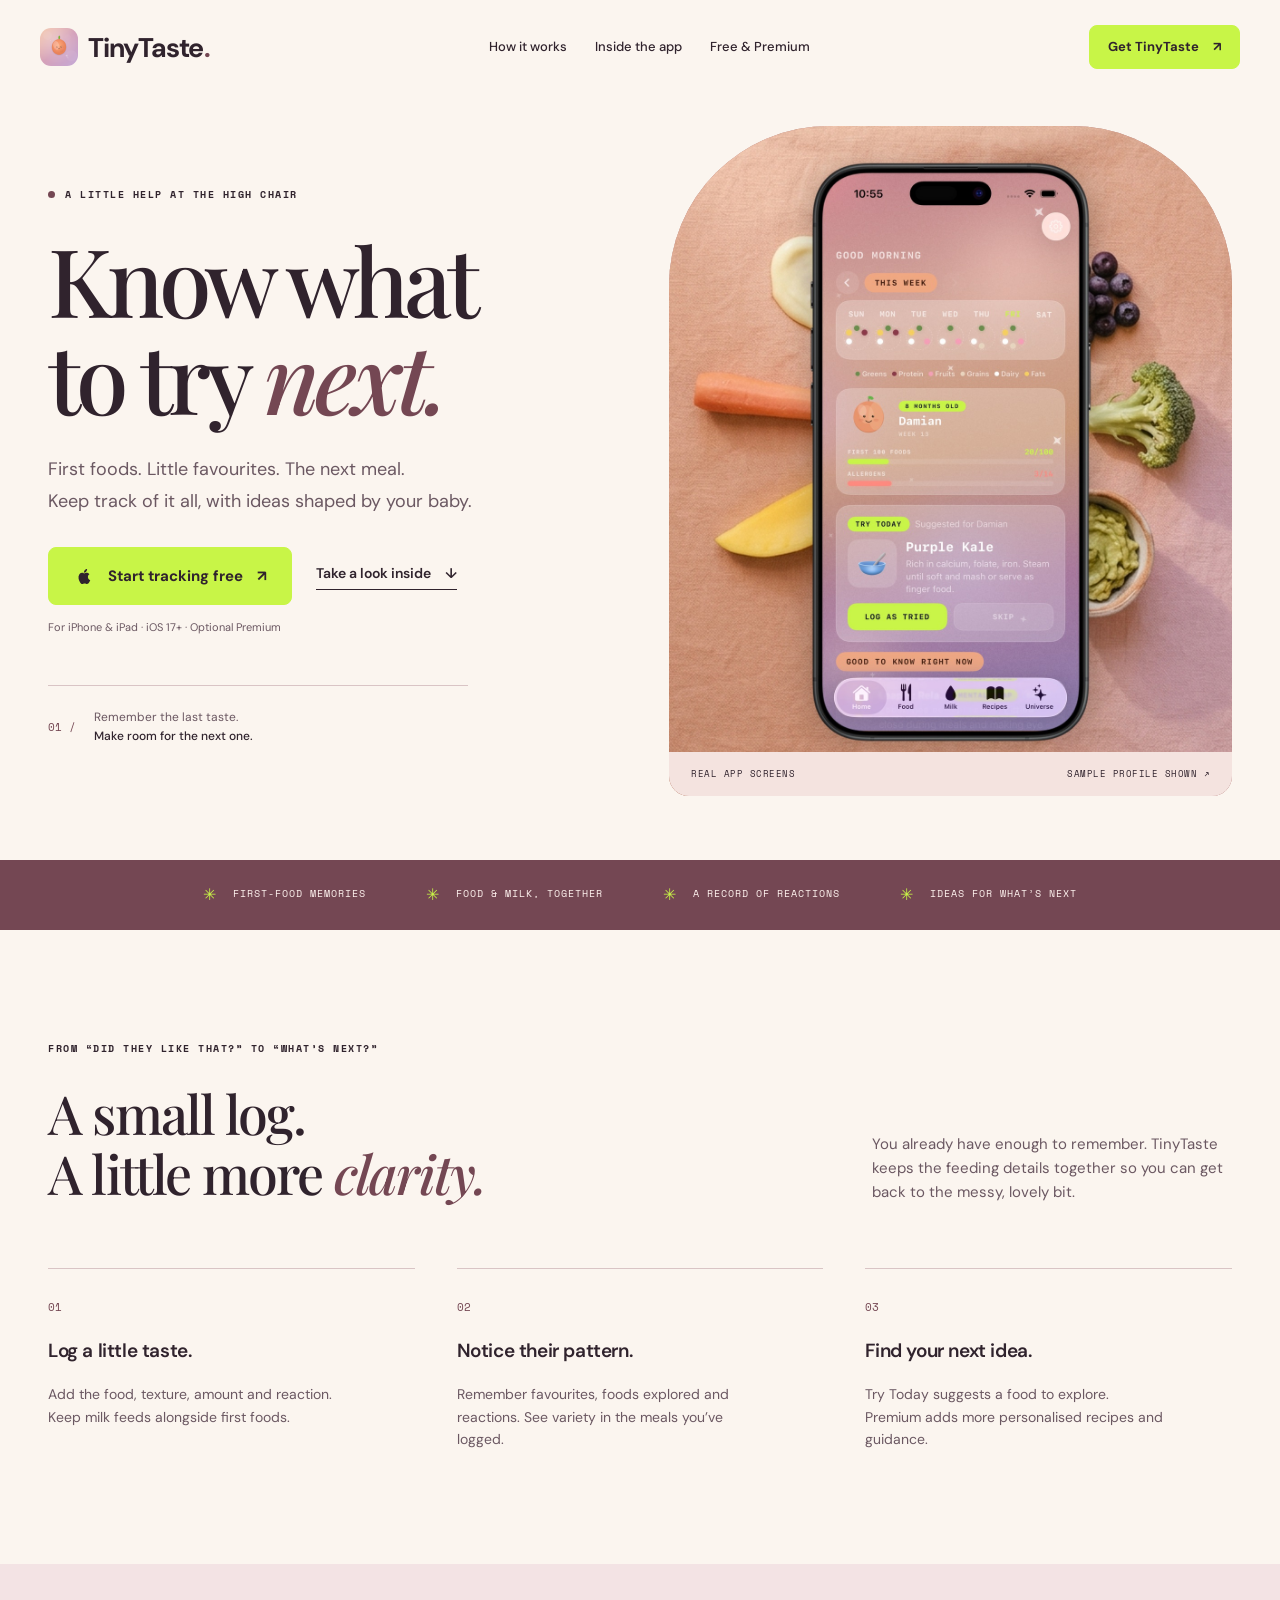
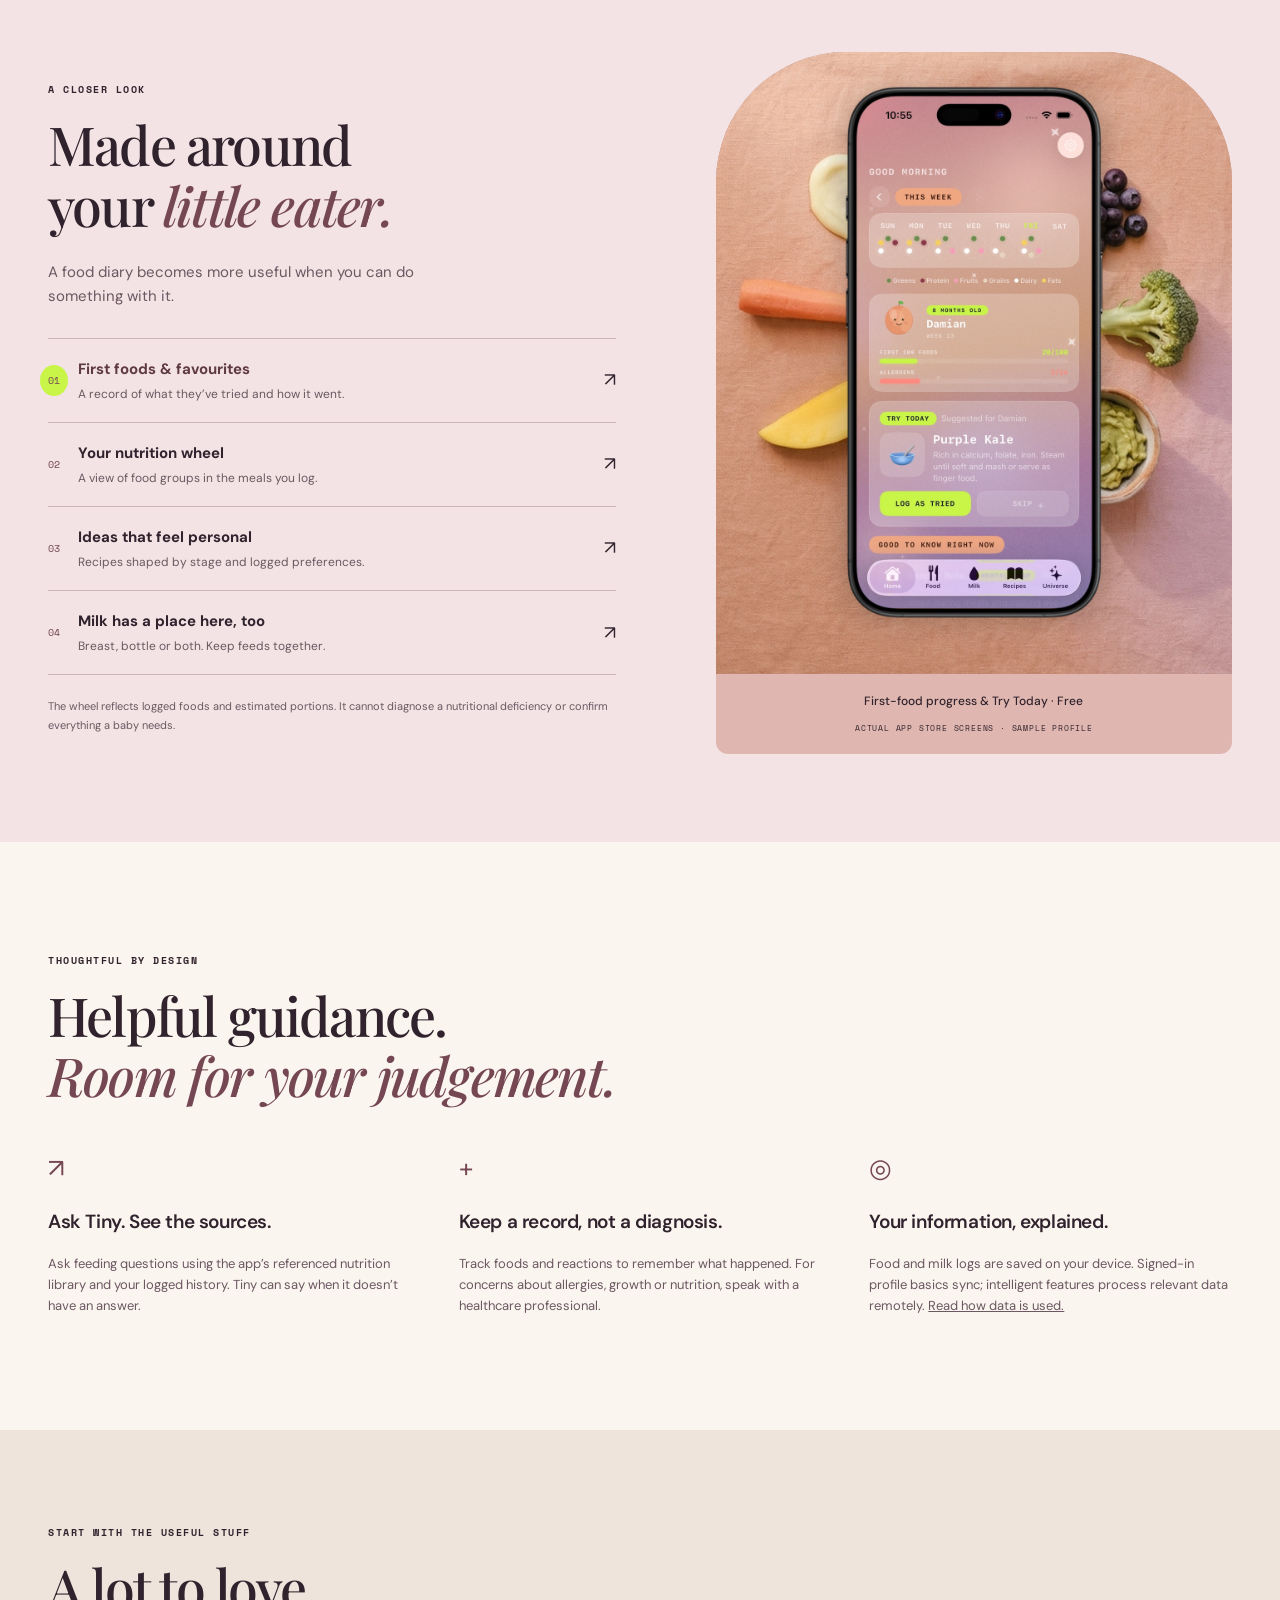
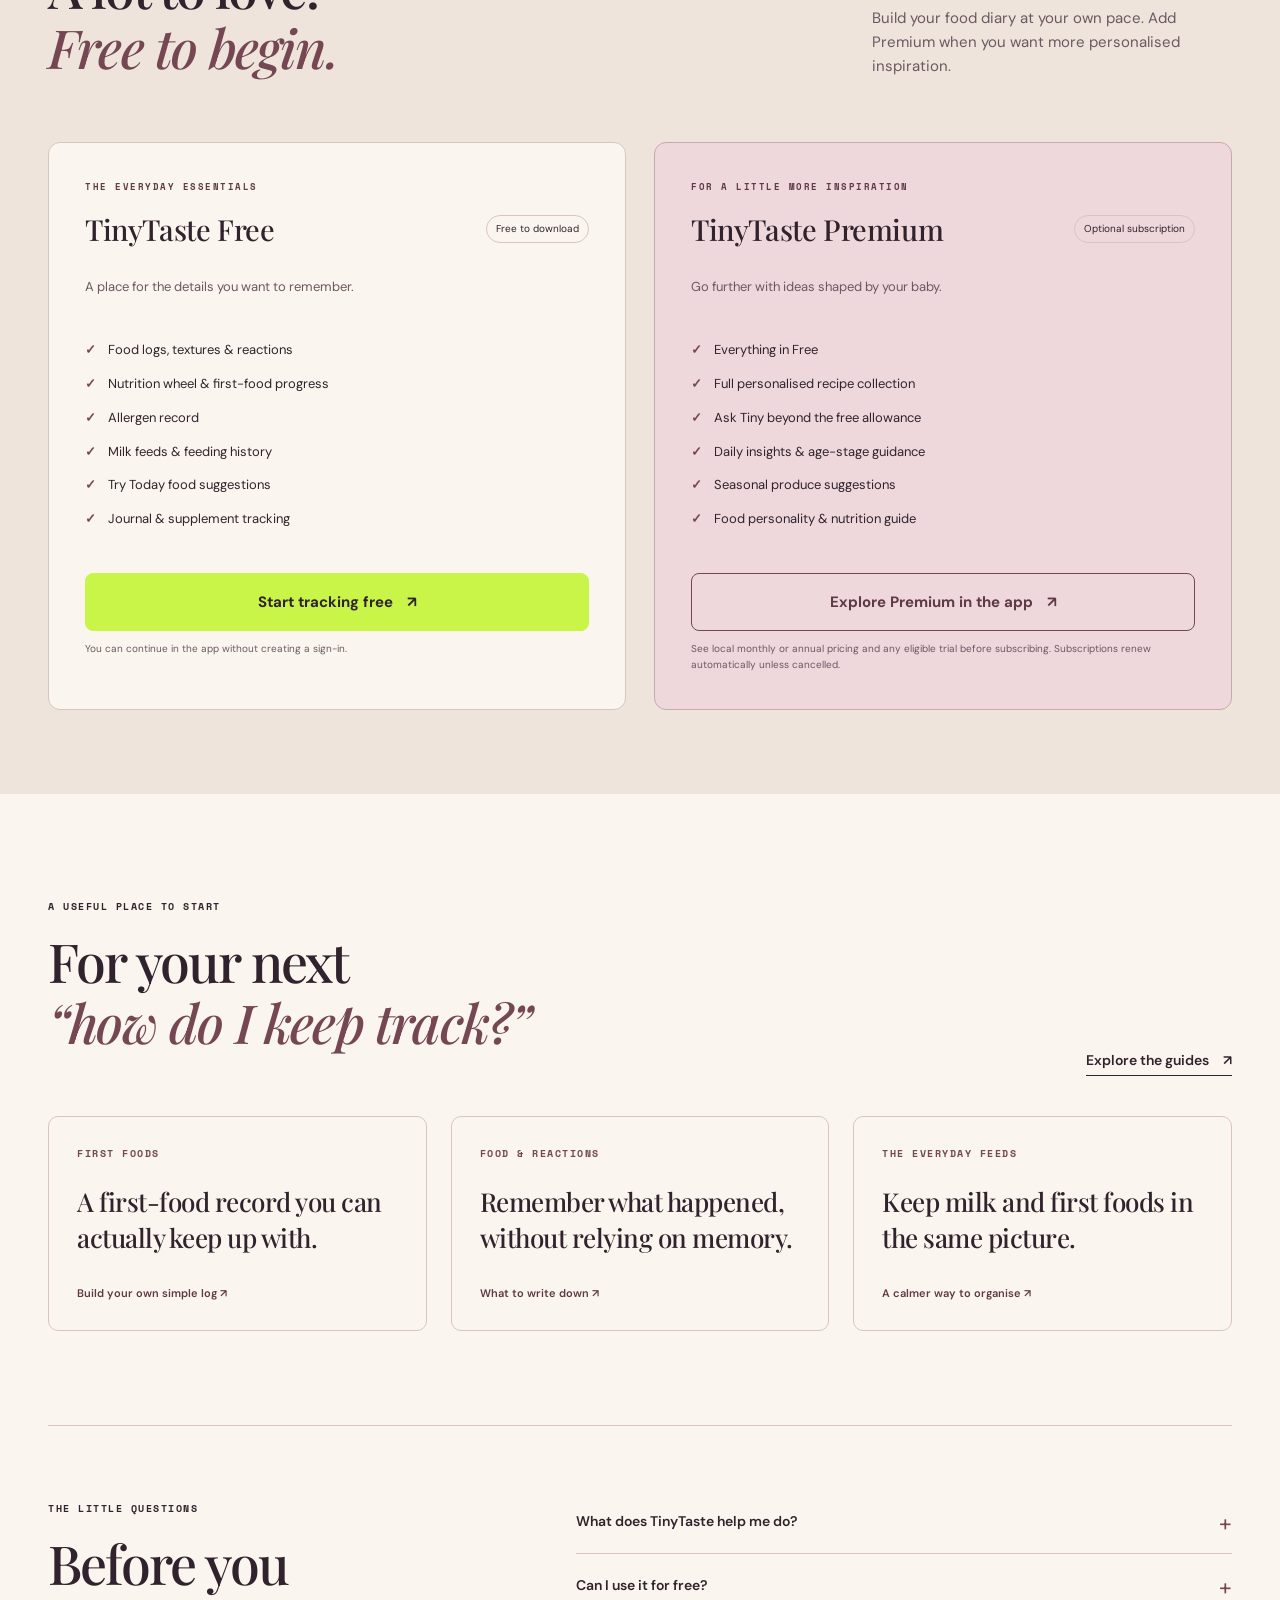
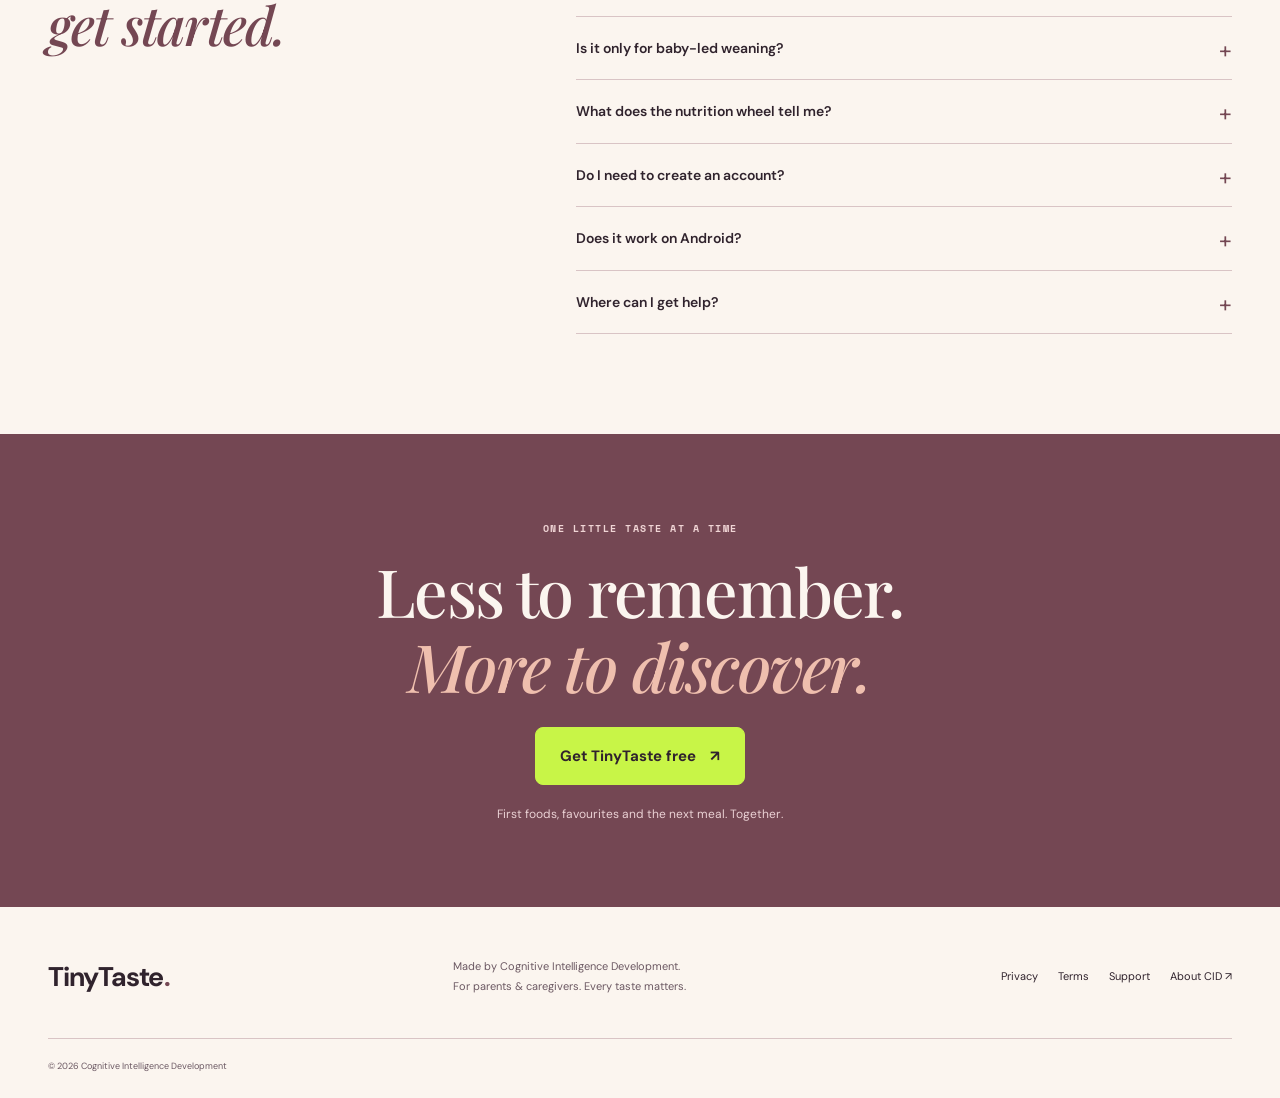
<file: tinytaste/index.html>
<!doctype html>
<html lang="en">
<head>
<meta charset="utf-8"><meta name="viewport" content="width=device-width,initial-scale=1">
<title>TinyTaste | Baby Food Tracker &amp; Next Meal Ideas</title>
<meta name="description" content="Track first foods, favourites, reactions and milk feeds. TinyTaste helps you find what to try next, shaped by your baby's stage and food history. Start free.">
<link rel="canonical" href="https://cogdev.ai/tinytaste/">
<meta name="apple-itunes-app" content="app-id=6760778450">
<meta property="og:type" content="website"><meta property="og:url" content="https://cogdev.ai/tinytaste/">
<meta property="og:title" content="TinyTaste | Know what to try next."><meta property="og:description" content="First foods, little favourites, your next meal idea. A baby food and milk tracker made for real life.">
<meta property="og:image" content="https://cogdev.ai/tinytaste/assets/social-preview.png"><meta property="og:image:alt" content="TinyTaste baby food tracker: Know what to try next.">
<meta name="twitter:card" content="summary_large_image"><meta name="theme-color" content="#714651">
<link rel="icon" href="assets/app-icon.png"><link rel="preconnect" href="https://fonts.googleapis.com"><link rel="preconnect" href="https://fonts.gstatic.com" crossorigin>
<link href="https://fonts.googleapis.com/css2?family=DM+Sans:wght@400;500;600;700&family=Playfair+Display:ital,wght@0,500;0,600;0,700;1,500;1,600&family=Space+Mono:wght@400;700&display=swap" rel="stylesheet">
<link rel="stylesheet" href="style.css">
<script type="application/ld+json">{"@context":"https://schema.org","@type":"MobileApplication","name":"TinyTaste: Baby Nutrition","url":"https://cogdev.ai/tinytaste/","downloadUrl":"https://apps.apple.com/app/id6760778450","operatingSystem":"iOS 17.0 or later","applicationCategory":"LifestyleApplication","description":"Baby food and milk tracking with first-food records and personalised meal ideas.","image":"https://cogdev.ai/tinytaste/assets/app-icon.png","offers":{"@type":"Offer","price":"0","priceCurrency":"USD","description":"Free to download. Optional in-app subscriptions."},"author":{"@type":"Organization","name":"Cognitive Intelligence Development","url":"https://cogdev.ai"}}</script>
<script src="marketing-config.js?v=20261118.2" defer></script>
<script src="site.js?v=20261118.2" defer></script>
</head>
<body>
<a class="skip" href="#main">Skip to content</a>
<header class="site-header"><a class="wordmark" href="./" aria-label="TinyTaste home"><img src="assets/app-icon.png" width="38" height="38" alt="">TinyTaste<span class="wordmark-dot">.</span></a><nav aria-label="Main navigation"><a href="#how-it-works">How it works</a><a href="#inside">Inside the app</a><a href="#plans">Free &amp; Premium</a></nav><a class="button button-small store-link" data-placement="header" href="https://apps.apple.com/app/id6760778450">Get TinyTaste <span aria-hidden="true">↗</span></a></header>
<main id="main">
<section class="hero section-wrap">
<div class="hero-copy"><p class="eyebrow"><span class="live-dot"></span> A little help at the high chair</p><h1>Know what<br>to try <em>next.</em></h1><p class="hero-description">First foods. Little favourites. The next meal.<br class="desktop"> Keep track of it all, with ideas shaped by your baby.</p><div class="hero-actions"><a class="button store-link" data-placement="hero" href="https://apps.apple.com/app/id6760778450"><svg viewBox="0 0 24 24" width="21" height="21" aria-hidden="true"><path fill="currentColor" d="M17 12.5c0-2 1.6-3 1.7-3.1-.9-1.4-2.4-1.6-2.9-1.6-1.2-.1-2.4.7-3 .7-.6 0-1.6-.7-2.6-.7C8.9 7.9 7.6 8.7 7 10c-1.5 2.6-.4 6.4 1 8.5.7 1 1.5 2.1 2.6 2.1 1 0 1.4-.7 2.7-.7s1.6.7 2.7.7 1.8-1 2.5-2c.8-1.2 1.2-2.4 1.2-2.5-.1 0-2.7-1-2.7-3.6zM15.1 6.4c.6-.8 1.1-1.8 1-2.9-.9 0-2 .6-2.7 1.3-.6.7-1.1 1.8-1 2.8 1 .1 2.1-.5 2.7-1.2z"/></svg>Start tracking free <span aria-hidden="true">↗</span></a><a class="text-link" href="#inside">Take a look inside <span aria-hidden="true">↓</span></a></div><p class="cta-note">For iPhone &amp; iPad · iOS 17+ · Optional Premium</p><div class="hero-footnote"><span class="tiny-number">01 /</span><p>Remember the last taste.<br><strong>Make room for the next one.</strong></p></div></div>
<div class="hero-art"><div class="product-crop hero-product"><img src="assets/appstore-home.jpg" width="1242" height="2688" alt="TinyTaste home screen showing first-food progress and a Try Today suggestion for an example baby profile" fetchpriority="high"></div><div class="art-footer"><span>Real app screens</span><span>Sample profile shown ↗</span></div></div>
</section>
<div class="promise-strip" aria-label="Included in TinyTaste"><span>First-food memories</span><span>Food &amp; milk, together</span><span>A record of reactions</span><span>Ideas for what’s next</span></div>
<section class="section-wrap intro" id="how-it-works"><p class="eyebrow">From “did they like that?” to “what’s next?”</p><div class="section-heading"><h2>A small log.<br>A little more <em>clarity.</em></h2><p>You already have enough to remember. TinyTaste keeps the feeding details together so you can get back to the messy, lovely bit.</p></div><div class="steps"><article><span class="step-index">01</span><h3>Log a little taste.</h3><p>Add the food, texture, amount and reaction. Keep milk feeds alongside first foods.</p></article><article><span class="step-index">02</span><h3>Notice their pattern.</h3><p>Remember favourites, foods explored and reactions. See variety in the meals you’ve logged.</p></article><article><span class="step-index">03</span><h3>Find your next idea.</h3><p>Try Today suggests a food to explore. Premium adds more personalised recipes and guidance.</p></article></div></section>
<section class="inside-section" id="inside"><div class="section-wrap inside-layout"><div class="inside-copy"><p class="eyebrow">A closer look</p><h2>Made around<br>your <em>little eater.</em></h2><p class="section-lede">A food diary becomes more useful when you can do something with it.</p><div class="tour-tabs" role="tablist" aria-label="Explore TinyTaste features" aria-orientation="vertical"><button id="tab-home" class="tour-tab active" type="button" role="tab" aria-selected="true" aria-controls="panel-home" tabindex="0" data-tour="home"><span class="tab-count">01</span><span><strong>First foods &amp; favourites</strong><small>A record of what they’ve tried and how it went.</small></span><span aria-hidden="true">↗</span></button><button id="tab-nutrition" class="tour-tab" type="button" role="tab" aria-selected="false" aria-controls="panel-nutrition" tabindex="-1" data-tour="nutrition"><span class="tab-count">02</span><span><strong>Your nutrition wheel</strong><small>A view of food groups in the meals you log.</small></span><span aria-hidden="true">↗</span></button><button id="tab-recipes" class="tour-tab" type="button" role="tab" aria-selected="false" aria-controls="panel-recipes" tabindex="-1" data-tour="recipes"><span class="tab-count">03</span><span><strong>Ideas that feel personal</strong><small>Recipes shaped by stage and logged preferences.</small></span><span aria-hidden="true">↗</span></button><button id="tab-milk" class="tour-tab" type="button" role="tab" aria-selected="false" aria-controls="panel-milk" tabindex="-1" data-tour="milk"><span class="tab-count">04</span><span><strong>Milk has a place here, too</strong><small>Breast, bottle or both. Keep feeds together.</small></span><span aria-hidden="true">↗</span></button></div><p class="small-note">The wheel reflects logged foods and estimated portions. It cannot diagnose a nutritional deficiency or confirm everything a baby needs.</p></div><div class="tour-preview"><div id="panel-home" role="tabpanel" aria-labelledby="tab-home" class="tour-panel"><div class="product-crop"><img src="assets/appstore-home.jpg" width="1242" height="2688" alt="TinyTaste first-food progress, favourites and a food suggestion on the home screen" loading="lazy"></div><p>First-food progress &amp; Try Today · Free</p></div><div id="panel-nutrition" role="tabpanel" aria-labelledby="tab-nutrition" class="tour-panel" hidden><div class="product-crop"><img src="assets/appstore-nutrition.jpg" width="1242" height="2688" alt="TinyTaste nutrition wheel and food log" loading="lazy"></div><p>Nutrition wheel &amp; food logging · Free</p></div><div id="panel-recipes" role="tabpanel" aria-labelledby="tab-recipes" class="tour-panel" hidden><div class="product-crop"><img src="assets/appstore-recipes.jpg" width="1242" height="2688" alt="TinyTaste recipe cards showing preferences and steps" loading="lazy"></div><p>Full personalised recipe collection · Premium</p></div><div id="panel-milk" role="tabpanel" aria-labelledby="tab-milk" class="tour-panel" hidden><div class="product-crop"><img src="assets/appstore-milk.jpg" width="1242" height="2688" alt="TinyTaste milk tracking screen with a feed timeline" loading="lazy"></div><p>Milk logging &amp; feed history · Free</p></div><span class="preview-label">Actual App Store screens · Sample profile</span></div></div></section>
<section class="section-wrap trust-section"><div><p class="eyebrow">Thoughtful by design</p><h2>Helpful guidance.<br><em>Room for your judgement.</em></h2></div><div class="trust-grid"><article><span class="line-icon" aria-hidden="true">↗</span><h3>Ask Tiny. See the sources.</h3><p>Ask feeding questions using the app’s referenced nutrition library and your logged history. Tiny can say when it doesn’t have an answer.</p></article><article><span class="line-icon" aria-hidden="true">+</span><h3>Keep a record, not a diagnosis.</h3><p>Track foods and reactions to remember what happened. For concerns about allergies, growth or nutrition, speak with a healthcare professional.</p></article><article><span class="line-icon" aria-hidden="true">◎</span><h3>Your information, explained.</h3><p>Food and milk logs are saved on your device. Signed-in profile basics sync; intelligent features process relevant data remotely. <a href="privacy.html">Read how data is used.</a></p></article></div></section>
<section class="plans-section" id="plans"><div class="section-wrap"><div class="section-heading"><div><p class="eyebrow">Start with the useful stuff</p><h2>A lot to love.<br><em>Free to begin.</em></h2></div><p>Build your food diary at your own pace. Add Premium when you want more personalised inspiration.</p></div><div class="plan-grid"><article class="plan"><p class="eyebrow">The everyday essentials</p><div class="plan-heading"><h3>TinyTaste Free</h3><span>Free to download</span></div><p>A place for the details you want to remember.</p><ul><li>Food logs, textures &amp; reactions</li><li>Nutrition wheel &amp; first-food progress</li><li>Allergen record</li><li>Milk feeds &amp; feeding history</li><li>Try Today food suggestions</li><li>Journal &amp; supplement tracking</li></ul><a class="button store-link" data-placement="free_plan" href="https://apps.apple.com/app/id6760778450">Start tracking free <span aria-hidden="true">↗</span></a><p class="plan-note">You can continue in the app without creating a sign-in.</p></article><article class="plan plan-premium"><p class="eyebrow">For a little more inspiration</p><div class="plan-heading"><h3>TinyTaste Premium</h3><span>Optional subscription</span></div><p>Go further with ideas shaped by your baby.</p><ul><li>Everything in Free</li><li>Full personalised recipe collection</li><li>Ask Tiny beyond the free allowance</li><li>Daily insights &amp; age-stage guidance</li><li>Seasonal produce suggestions</li><li>Food personality &amp; nutrition guide</li></ul><a class="button button-outline store-link" data-placement="premium_plan" href="https://apps.apple.com/app/id6760778450">Explore Premium in the app <span aria-hidden="true">↗</span></a><p class="plan-note">See local monthly or annual pricing and any eligible trial before subscribing. Subscriptions renew automatically unless cancelled.</p></article></div></div></section>
<section class="section-wrap resources-section"><div class="section-heading"><div><p class="eyebrow">A useful place to start</p><h2>For your next<br><em>“how do I keep track?”</em></h2></div><a class="text-link" href="resources/first-food-tracker/">Explore the guides <span aria-hidden="true">↗</span></a></div><div class="resource-grid"><a class="resource" href="resources/first-food-tracker/"><span class="eyebrow">First foods</span><h3>A first-food record you can actually keep up with.</h3><span>Build your own simple log ↗</span></a><a class="resource" href="resources/food-and-reaction-log/"><span class="eyebrow">Food &amp; reactions</span><h3>Remember what happened, without relying on memory.</h3><span>What to write down ↗</span></a><a class="resource" href="resources/baby-food-and-milk-tracker/"><span class="eyebrow">The everyday feeds</span><h3>Keep milk and first foods in the same picture.</h3><span>A calmer way to organise ↗</span></a></div></section>
<section class="section-wrap faq-section" id="questions"><div><p class="eyebrow">The little questions</p><h2>Before you<br><em>get started.</em></h2></div><div class="faq-list"><details><summary>What does TinyTaste help me do?</summary><p>Keep a record of foods, textures, amounts, reactions and milk feeds. Follow first-food progress, see a nutrition wheel based on logged meals, and get suggestions shaped by your baby’s stage and food history. Premium adds more personalised recipes, insights and guidance.</p></details><details><summary>Can I use it for free?</summary><p>Yes. Food and milk logging, the nutrition wheel, allergen record, journal and Try Today suggestions are included in Free. Premium is optional. The app shows current local prices and any eligible trial before purchase.</p></details><details><summary>Is it only for baby-led weaning?</summary><p>No. Log the textures and foods that fit your own feeding journey, whether you offer purées, finger foods or a combination. TinyTaste is a record and inspiration tool; follow your healthcare professional’s advice on readiness and suitable food preparation.</p></details><details><summary>What does the nutrition wheel tell me?</summary><p>It summarises the foods and estimated portions you record. An incomplete wheel can reflect an incomplete log. It is not a clinical assessment, diagnosis or requirement to complete every ring each day.</p></details><details><summary>Do I need to create an account?</summary><p>You can continue without creating a sign-in. If you sign in, basic baby profile information syncs to help restore your profile. Food and milk history is stored on your device. Some intelligent features send relevant information for remote processing. <a href="privacy.html">See the privacy policy.</a></p></details><details><summary>Does it work on Android?</summary><p>TinyTaste is currently available for iPhone and iPad running iOS or iPadOS 17 or later. There is no Android version at the moment.</p></details><details><summary>Where can I get help?</summary><p>Visit <a href="support/">TinyTaste support</a> or email <a href="mailto:tinysupport@cogdev.ai">tinysupport@cogdev.ai</a>. For medical questions, contact your healthcare professional.</p></details></div></section>
<section class="final-cta"><div class="section-wrap"><p class="eyebrow">One little taste at a time</p><h2>Less to remember.<br><em>More to discover.</em></h2><a class="button store-link" data-placement="footer" href="https://apps.apple.com/app/id6760778450">Get TinyTaste free <span aria-hidden="true">↗</span></a><p>First foods, favourites and the next meal. Together.</p></div></section>
</main>
<footer class="site-footer section-wrap"><a class="wordmark" href="./">TinyTaste<span class="wordmark-dot">.</span></a><p>Made by Cognitive Intelligence Development.<br>For parents &amp; caregivers. Every taste matters.</p><nav aria-label="Footer navigation"><a href="privacy.html">Privacy</a><a href="terms.html">Terms</a><a href="support/">Support</a><a href="https://cogdev.ai">About CID ↗</a></nav><small>© 2026 Cognitive Intelligence Development</small></footer>
</body></html>
</file>
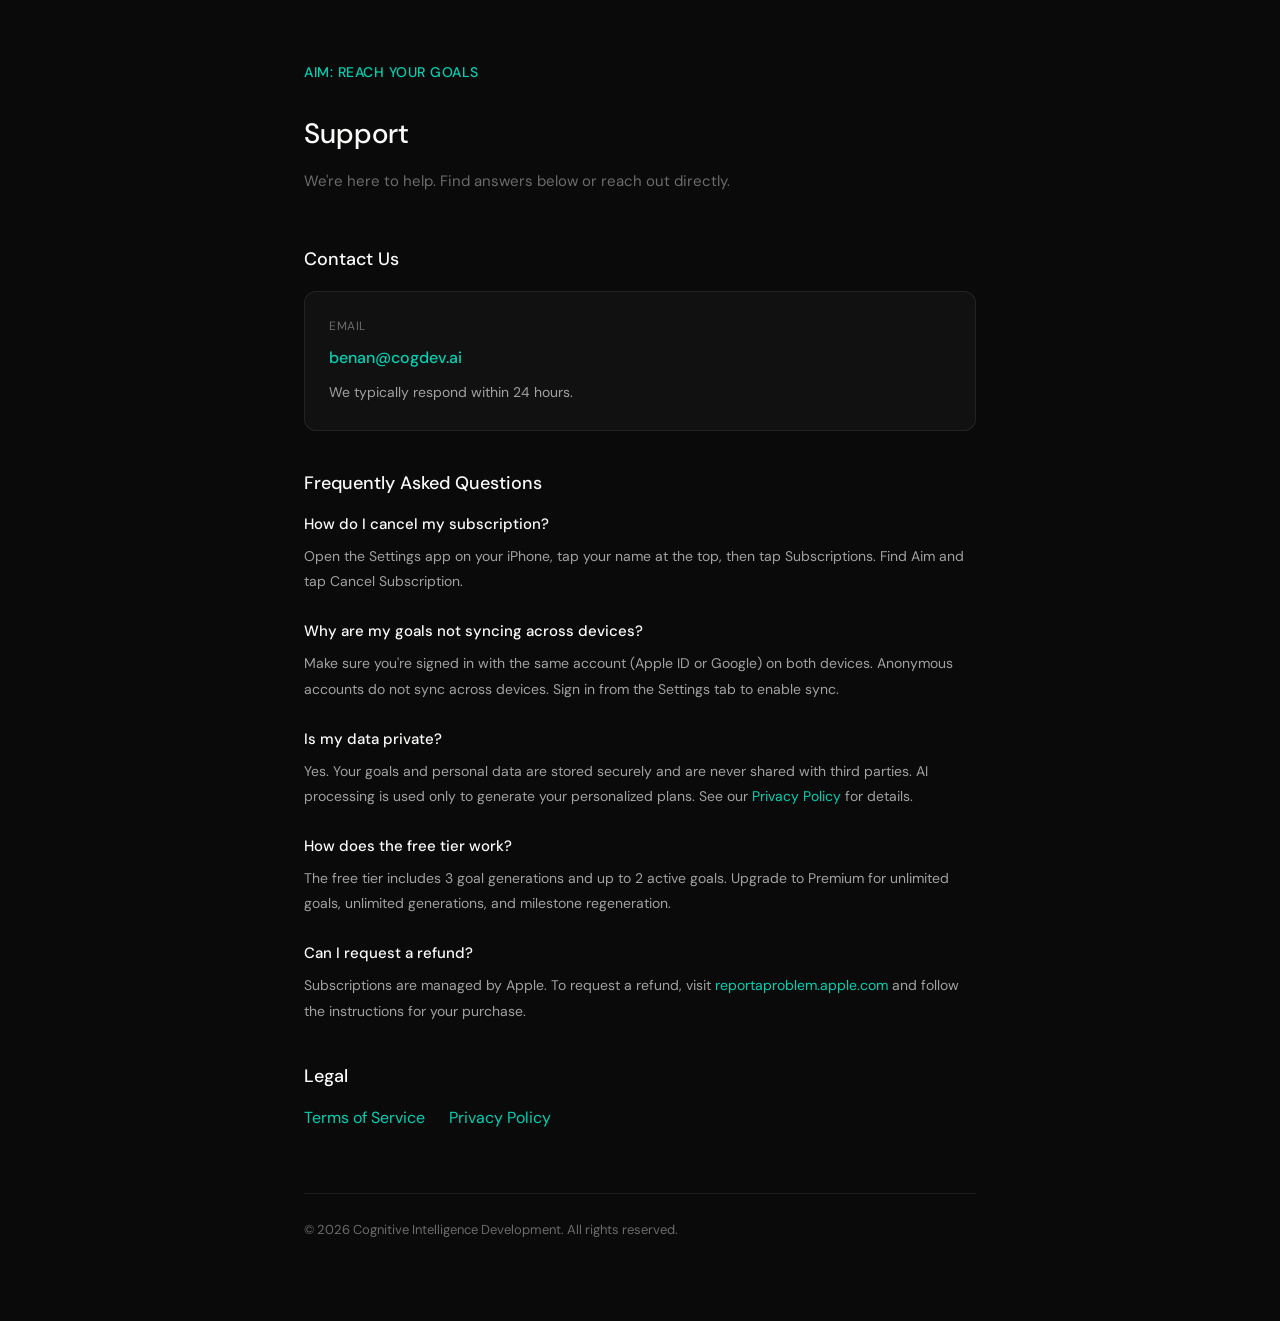
<file: aim/support/index.html>
<!DOCTYPE html>
<html lang="en">
<head>
    <meta charset="UTF-8">
    <meta name="viewport" content="width=device-width, initial-scale=1.0">
    <title>Aim — Support</title>
    <link rel="preconnect" href="https://fonts.googleapis.com">
    <link rel="preconnect" href="https://fonts.gstatic.com" crossorigin>
    <link href="https://fonts.googleapis.com/css2?family=DM+Sans:wght@300;400;500&display=swap" rel="stylesheet">
    <style>
        :root {
            --bg-primary: #0a0a0b;
            --text-primary: #fafaf9;
            --text-secondary: #a1a1a1;
            --text-muted: #6b6b6b;
            --accent: #00d1b2;
            --border: rgba(255, 255, 255, 0.08);
        }
        * { margin: 0; padding: 0; box-sizing: border-box; }
        body {
            font-family: 'DM Sans', sans-serif;
            background: var(--bg-primary);
            color: var(--text-secondary);
            line-height: 1.8;
        }
        .container {
            max-width: 720px;
            margin: 0 auto;
            padding: 60px 24px 80px;
        }
        h1 {
            font-size: 28px;
            font-weight: 500;
            color: var(--text-primary);
            margin-bottom: 8px;
        }
        .app-name {
            color: var(--accent);
            font-size: 14px;
            font-weight: 500;
            letter-spacing: 0.5px;
            text-transform: uppercase;
            margin-bottom: 24px;
        }
        .subtitle {
            color: var(--text-muted);
            font-size: 15px;
            margin-bottom: 48px;
        }
        h2 {
            font-size: 18px;
            font-weight: 500;
            color: var(--text-primary);
            margin-top: 36px;
            margin-bottom: 12px;
        }
        p, li {
            font-size: 14px;
            margin-bottom: 12px;
        }
        ul {
            padding-left: 20px;
            margin-bottom: 12px;
        }
        a {
            color: var(--accent);
            text-decoration: none;
        }
        .contact-card {
            background: rgba(255, 255, 255, 0.03);
            border: 1px solid var(--border);
            border-radius: 12px;
            padding: 24px;
            margin-top: 16px;
            margin-bottom: 12px;
        }
        .contact-card a {
            font-size: 16px;
            font-weight: 500;
        }
        .contact-label {
            font-size: 12px;
            color: var(--text-muted);
            text-transform: uppercase;
            letter-spacing: 0.5px;
            margin-bottom: 6px;
        }
        .faq-item {
            margin-bottom: 24px;
        }
        .faq-item h3 {
            font-size: 15px;
            font-weight: 500;
            color: var(--text-primary);
            margin-bottom: 6px;
        }
        .faq-item p {
            color: var(--text-secondary);
        }
        .links {
            display: flex;
            gap: 24px;
            margin-top: 12px;
        }
        .footer {
            margin-top: 60px;
            padding-top: 24px;
            border-top: 1px solid var(--border);
            font-size: 13px;
            color: var(--text-muted);
        }
    </style>
</head>
<body>
    <div class="container">
        <div class="app-name">Aim: Reach Your Goals</div>
        <h1>Support</h1>
        <p class="subtitle">We're here to help. Find answers below or reach out directly.</p>

        <h2>Contact Us</h2>
        <div class="contact-card">
            <div class="contact-label">Email</div>
            <a href="mailto:benan@cogdev.ai">benan@cogdev.ai</a>
            <p style="margin-top: 8px; margin-bottom: 0;">We typically respond within 24 hours.</p>
        </div>

        <h2>Frequently Asked Questions</h2>

        <div class="faq-item">
            <h3>How do I cancel my subscription?</h3>
            <p>Open the Settings app on your iPhone, tap your name at the top, then tap Subscriptions. Find Aim and tap Cancel Subscription.</p>
        </div>

        <div class="faq-item">
            <h3>Why are my goals not syncing across devices?</h3>
            <p>Make sure you're signed in with the same account (Apple ID or Google) on both devices. Anonymous accounts do not sync across devices. Sign in from the Settings tab to enable sync.</p>
        </div>

        <div class="faq-item">
            <h3>Is my data private?</h3>
            <p>Yes. Your goals and personal data are stored securely and are never shared with third parties. AI processing is used only to generate your personalized plans. See our <a href="/aim/privacy">Privacy Policy</a> for details.</p>
        </div>

        <div class="faq-item">
            <h3>How does the free tier work?</h3>
            <p>The free tier includes 3 goal generations and up to 2 active goals. Upgrade to Premium for unlimited goals, unlimited generations, and milestone regeneration.</p>
        </div>

        <div class="faq-item">
            <h3>Can I request a refund?</h3>
            <p>Subscriptions are managed by Apple. To request a refund, visit <a href="https://reportaproblem.apple.com">reportaproblem.apple.com</a> and follow the instructions for your purchase.</p>
        </div>

        <h2>Legal</h2>
        <div class="links">
            <a href="/aim/terms">Terms of Service</a>
            <a href="/aim/privacy">Privacy Policy</a>
        </div>

        <div class="footer">
            &copy; 2026 Cognitive Intelligence Development. All rights reserved.
        </div>
    </div>
</body>
</html>
</file>
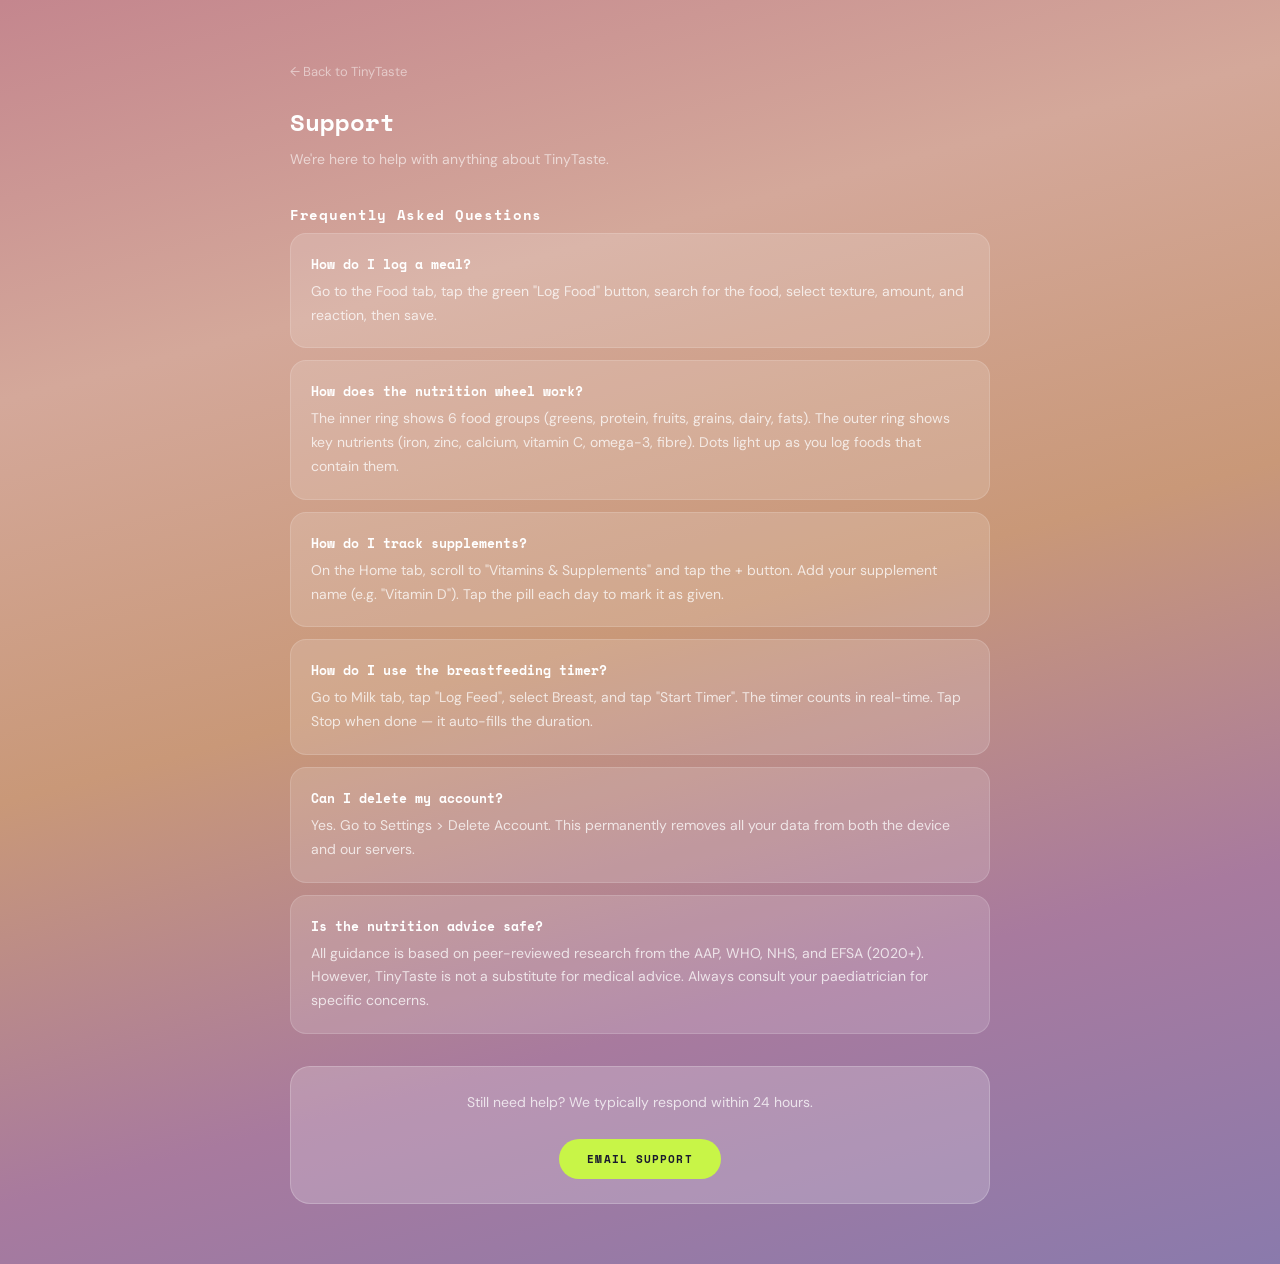
<file: tinytaste/support/index.html>
<!DOCTYPE html>
<html lang="en">
<head>
    <meta charset="UTF-8">
    <meta name="viewport" content="width=device-width, initial-scale=1.0">
    <title>Support — TinyTaste</title>
    <link rel="canonical" href="https://cogdev.ai/tinytaste/support/">
    <link href="https://fonts.googleapis.com/css2?family=Space+Mono:wght@400;700&family=DM+Sans:opsz,wght@9..40,300;9..40,500;9..40,700&display=swap" rel="stylesheet">
    <style>
        * { margin: 0; padding: 0; box-sizing: border-box; }
        body { font-family: 'DM Sans', sans-serif; background: linear-gradient(165deg, #C4868E, #D4A89A, #C99878, #A87A9E, #8A7AAC); color: #fff; min-height: 100vh; padding: 60px 24px; }
        .container { max-width: 700px; margin: 0 auto; }
        h1 { font-family: 'Space Mono', monospace; font-size: 24px; margin-bottom: 8px; }
        .subtitle { font-size: 14px; color: rgba(255,255,255,0.6); margin-bottom: 32px; }
        h2 { font-family: 'Space Mono', monospace; font-size: 14px; margin-top: 28px; margin-bottom: 8px; letter-spacing: 0.05em; }
        p { font-size: 14px; color: rgba(255,255,255,0.75); line-height: 1.7; margin-bottom: 12px; }
        a { color: #C8F547; }
        .back { display: inline-block; margin-bottom: 24px; color: rgba(255,255,255,0.5); text-decoration: none; font-size: 13px; }
        .faq { background: rgba(255,255,255,0.15); border: 1px solid rgba(255,255,255,0.15); border-radius: 16px; padding: 20px; margin-bottom: 12px; }
        .faq h3 { font-family: 'Space Mono', monospace; font-size: 13px; margin-bottom: 6px; }
        .faq p { margin-bottom: 0; }
        .contact-card { background: rgba(255,255,255,0.2); border: 1px solid rgba(255,255,255,0.2); border-radius: 20px; padding: 24px; margin-top: 32px; text-align: center; }
        .contact-card a.email { display: inline-block; padding: 12px 28px; border-radius: 100px; background: #C8F547; color: #1A1A2E; font-family: 'Space Mono', monospace; font-weight: 700; font-size: 11px; letter-spacing: 0.1em; text-transform: uppercase; text-decoration: none; margin-top: 12px; }
    </style>
</head>
<body>
<div class="container">
    <a href="../" class="back">&larr; Back to TinyTaste</a>
    <h1>Support</h1>
    <p class="subtitle">We're here to help with anything about TinyTaste.</p>

    <h2>Frequently Asked Questions</h2>

    <div class="faq">
        <h3>How do I log a meal?</h3>
        <p>Go to the Food tab, tap the green "Log Food" button, search for the food, select texture, amount, and reaction, then save.</p>
    </div>

    <div class="faq">
        <h3>How does the nutrition wheel work?</h3>
        <p>The inner ring shows 6 food groups (greens, protein, fruits, grains, dairy, fats). The outer ring shows key nutrients (iron, zinc, calcium, vitamin C, omega-3, fibre). Dots light up as you log foods that contain them.</p>
    </div>

    <div class="faq">
        <h3>How do I track supplements?</h3>
        <p>On the Home tab, scroll to "Vitamins & Supplements" and tap the + button. Add your supplement name (e.g. "Vitamin D"). Tap the pill each day to mark it as given.</p>
    </div>

    <div class="faq">
        <h3>How do I use the breastfeeding timer?</h3>
        <p>Go to Milk tab, tap "Log Feed", select Breast, and tap "Start Timer". The timer counts in real-time. Tap Stop when done — it auto-fills the duration.</p>
    </div>

    <div class="faq">
        <h3>Can I delete my account?</h3>
        <p>Yes. Go to Settings > Delete Account. This permanently removes all your data from both the device and our servers.</p>
    </div>

    <div class="faq">
        <h3>Is the nutrition advice safe?</h3>
        <p>All guidance is based on peer-reviewed research from the AAP, WHO, NHS, and EFSA (2020+). However, TinyTaste is not a substitute for medical advice. Always consult your paediatrician for specific concerns.</p>
    </div>

    <div class="contact-card">
        <p>Still need help? We typically respond within 24 hours.</p>
        <a href="mailto:tinysupport@cogdev.ai" class="email">Email Support</a>
    </div>
</div>
</body>
</html>
</file>
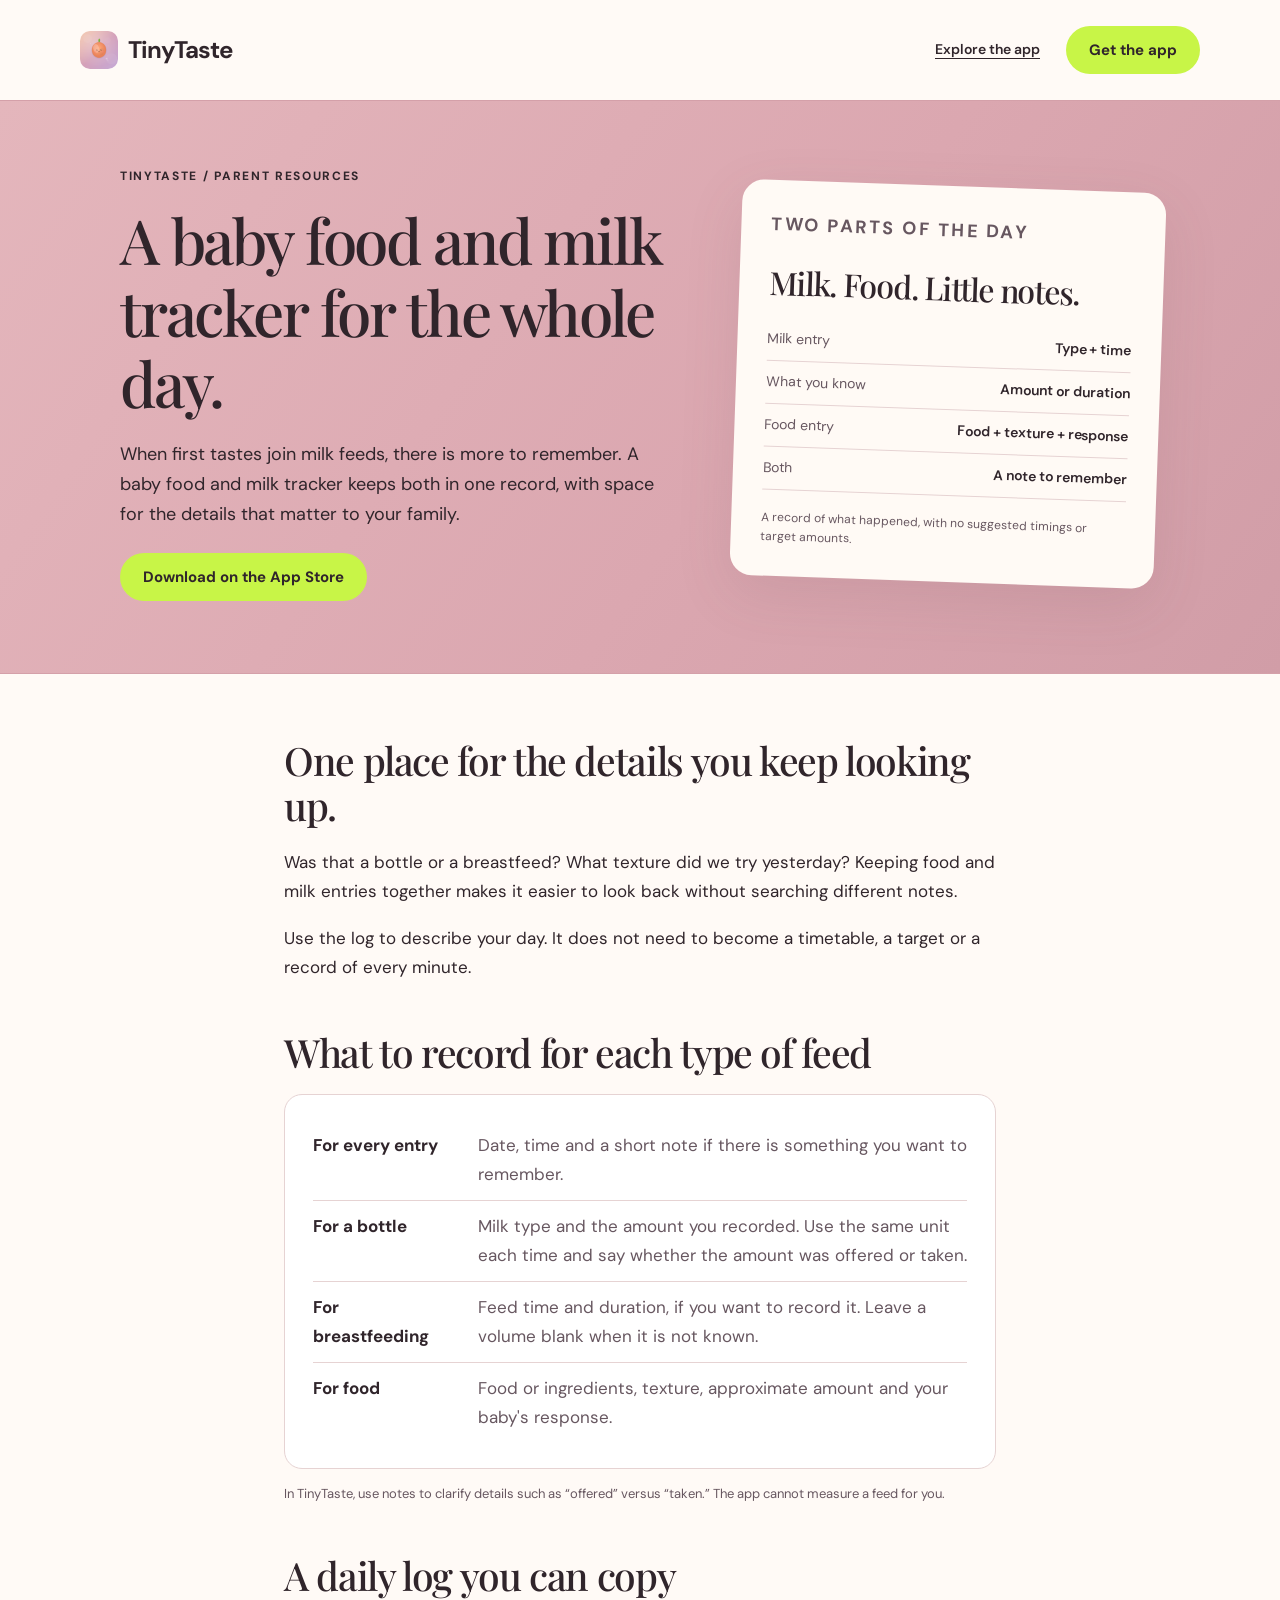
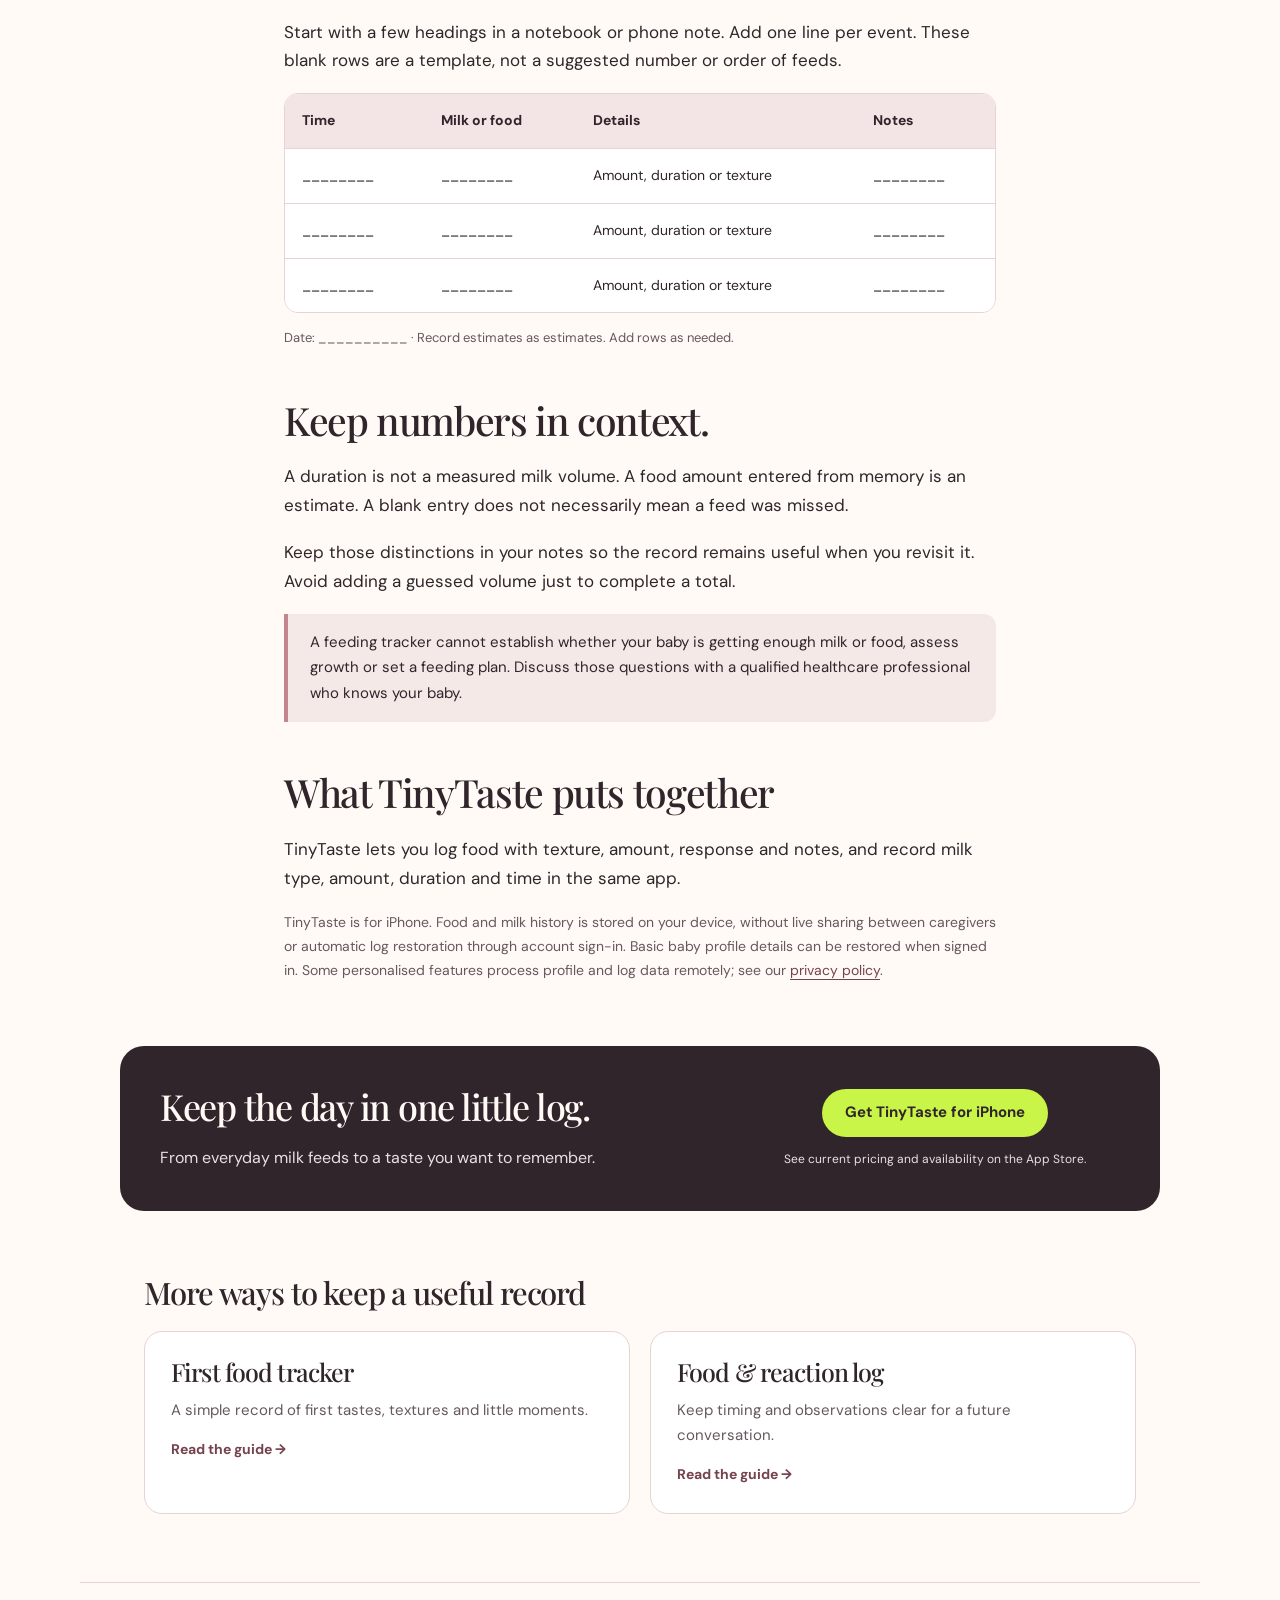
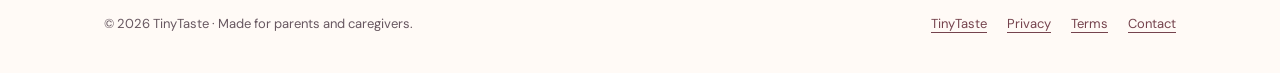
<file: tinytaste/resources/baby-food-and-milk-tracker/index.html>
<!DOCTYPE html>
<html lang="en">
<head>
  <meta charset="UTF-8">
  <meta name="viewport" content="width=device-width, initial-scale=1">
  <title>Baby Food &amp; Milk Tracker: One Daily Log | TinyTaste</title>
  <meta name="description" content="Keep baby food and milk feeds in one simple daily log. Record bottles, breastfeeding and first tastes with a practical template, without a feeding schedule.">
  <link rel="canonical" href="https://cogdev.ai/tinytaste/resources/baby-food-and-milk-tracker/">
  <meta property="og:type" content="article">
  <meta property="og:title" content="A baby food and milk tracker for the whole day.">
  <meta property="og:description" content="Keep baby food and milk feeds in one simple daily log. Record bottles, breastfeeding and first tastes with a practical template, without a feeding schedule.">
  <meta property="og:url" content="https://cogdev.ai/tinytaste/resources/baby-food-and-milk-tracker/">
  <meta name="theme-color" content="#c4868e">
  <link rel="icon" href="/tinytaste/assets/app-icon.png">
  <link rel="preconnect" href="https://fonts.googleapis.com">
  <link rel="preconnect" href="https://fonts.gstatic.com" crossorigin>
  <link href="https://fonts.googleapis.com/css2?family=DM+Sans:wght@400;500;600;700&amp;family=Playfair+Display:wght@500;600&amp;display=swap" rel="stylesheet">
  <link rel="stylesheet" href="../resources.css">
<script src="/tinytaste/marketing-config.js?v=20261118.2" defer></script>
<script src="/tinytaste/site.js?v=20261118.2" defer></script>
</head>
<body>
  <a class="skip-link" href="#content">Skip to content</a>
  <header class="site-header"><a class="brand" href="/tinytaste/"><img src="/tinytaste/assets/app-icon.png" alt="" width="38" height="38">TinyTaste</a><nav class="header-links" aria-label="Main navigation"><a href="/tinytaste/">Explore the app</a><a class="store-link button" href="https://apps.apple.com/app/id6760778450">Get the app</a></nav></header>
  <main id="content">
    <div class="hero"><div class="hero-inner">
      <div><p class="eyebrow">TinyTaste / Parent resources</p><h1>A baby food and milk tracker for the whole day.</h1><p>When first tastes join milk feeds, there is more to remember. A baby food and milk tracker keeps both in one record, with space for the details that matter to your family.</p><a class="store-link button" href="https://apps.apple.com/app/id6760778450">Download on the App Store</a></div>
      <aside class="entry-card" aria-label="Illustrative log details"><p class="card-label">Two parts of the day</p><h2>Milk. Food. Little notes.</h2><dl><div><dt>Milk entry</dt><dd>Type + time</dd></div><div><dt>What you know</dt><dd>Amount or duration</dd></div><div><dt>Food entry</dt><dd>Food + texture + response</dd></div><div><dt>Both</dt><dd>A note to remember</dd></div></dl><small class="card-note">A record of what happened, with no suggested timings or target amounts.</small></aside>
    </div></div>
    <article class="article" aria-label="Baby food &amp; milk tracker guide"><section><h2>One place for the details you keep looking up.</h2><p>Was that a bottle or a breastfeed? What texture did we try yesterday? Keeping food and milk entries together makes it easier to look back without searching different notes.</p><p>Use the log to describe your day. It does not need to become a timetable, a target or a record of every minute.</p></section><section><h2>What to record for each type of feed</h2><div class="template"><dl><div><dt>For every entry</dt><dd>Date, time and a short note if there is something you want to remember.</dd></div><div><dt>For a bottle</dt><dd>Milk type and the amount you recorded. Use the same unit each time and say whether the amount was offered or taken.</dd></div><div><dt>For breastfeeding</dt><dd>Feed time and duration, if you want to record it. Leave a volume blank when it is not known.</dd></div><div><dt>For food</dt><dd>Food or ingredients, texture, approximate amount and your baby's response.</dd></div></dl></div><p class="template-caption">In TinyTaste, use notes to clarify details such as “offered” versus “taken.” The app cannot measure a feed for you.</p></section><section><h2>A daily log you can copy</h2><p>Start with a few headings in a notebook or phone note. Add one line per event. These blank rows are a template, not a suggested number or order of feeds.</p><div class="table-wrap" tabindex="0" role="region" aria-label="Blank daily food and milk log; scroll horizontally on small screens"><table><thead><tr><th scope="col">Time</th><th scope="col">Milk or food</th><th scope="col">Details</th><th scope="col">Notes</th></tr></thead><tbody><tr><td>________</td><td>________</td><td>Amount, duration or texture</td><td>________</td></tr><tr><td>________</td><td>________</td><td>Amount, duration or texture</td><td>________</td></tr><tr><td>________</td><td>________</td><td>Amount, duration or texture</td><td>________</td></tr></tbody></table></div><p class="template-caption">Date: __________ · Record estimates as estimates. Add rows as needed.</p></section><section><h2>Keep numbers in context.</h2><p>A duration is not a measured milk volume. A food amount entered from memory is an estimate. A blank entry does not necessarily mean a feed was missed.</p><p>Keep those distinctions in your notes so the record remains useful when you revisit it. Avoid adding a guessed volume just to complete a total.</p><p class="note">A feeding tracker cannot establish whether your baby is getting enough milk or food, assess growth or set a feeding plan. Discuss those questions with a qualified healthcare professional who knows your baby.</p></section><section><h2>What TinyTaste puts together</h2><p>TinyTaste lets you log food with texture, amount, response and notes, and record milk type, amount, duration and time in the same app.</p><p class="app-detail">TinyTaste is for iPhone. Food and milk history is stored on your device, without live sharing between caregivers or automatic log restoration through account sign-in. Basic baby profile details can be restored when signed in. Some personalised features process profile and log data remotely; see our <a href="/tinytaste/privacy.html">privacy policy</a>.</p></section></article>
    <section class="cta-panel" aria-label="Get TinyTaste"><div><h2>Keep the day in one little log.</h2><p>From everyday milk feeds to a taste you want to remember.</p></div><div class="cta-action"><a class="store-link button" href="https://apps.apple.com/app/id6760778450">Get TinyTaste for iPhone</a><small>See current pricing and availability on the App Store.</small></div></section>
    <section class="related" aria-labelledby="related-heading"><h2 id="related-heading">More ways to keep a useful record</h2><div class="related-grid"><a class="related-card" href="../first-food-tracker/"><h3>First food tracker</h3><p>A simple record of first tastes, textures and little moments.</p><span>Read the guide →</span></a><a class="related-card" href="../food-and-reaction-log/"><h3>Food &amp; reaction log</h3><p>Keep timing and observations clear for a future conversation.</p><span>Read the guide →</span></a></div></section>
  </main>
  <footer class="site-footer"><span>© 2026 TinyTaste · Made for parents and caregivers.</span><nav class="footer-links" aria-label="Footer"><a href="/tinytaste/">TinyTaste</a><a href="/tinytaste/privacy.html">Privacy</a><a href="/tinytaste/terms.html">Terms</a><a href="mailto:tinytaste@cogdev.ai">Contact</a></nav></footer>
</body>
</html>
</file>
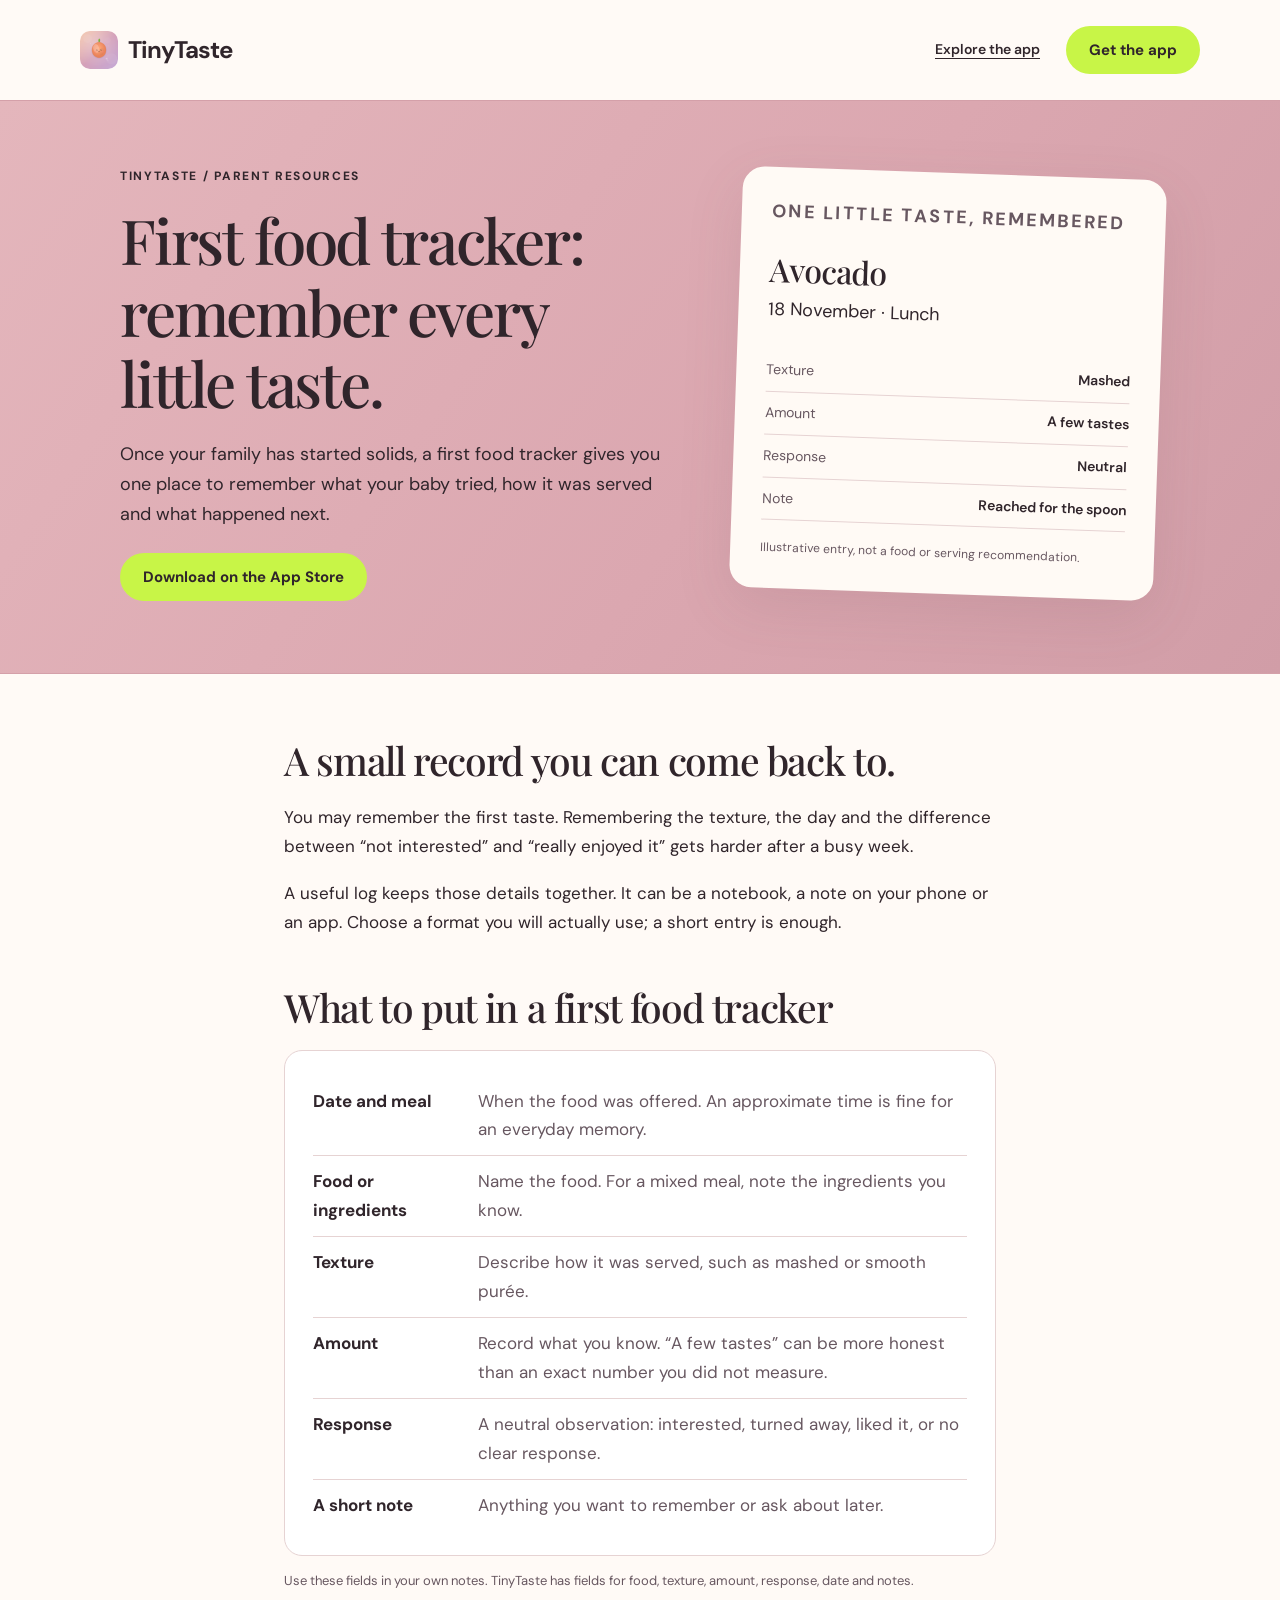
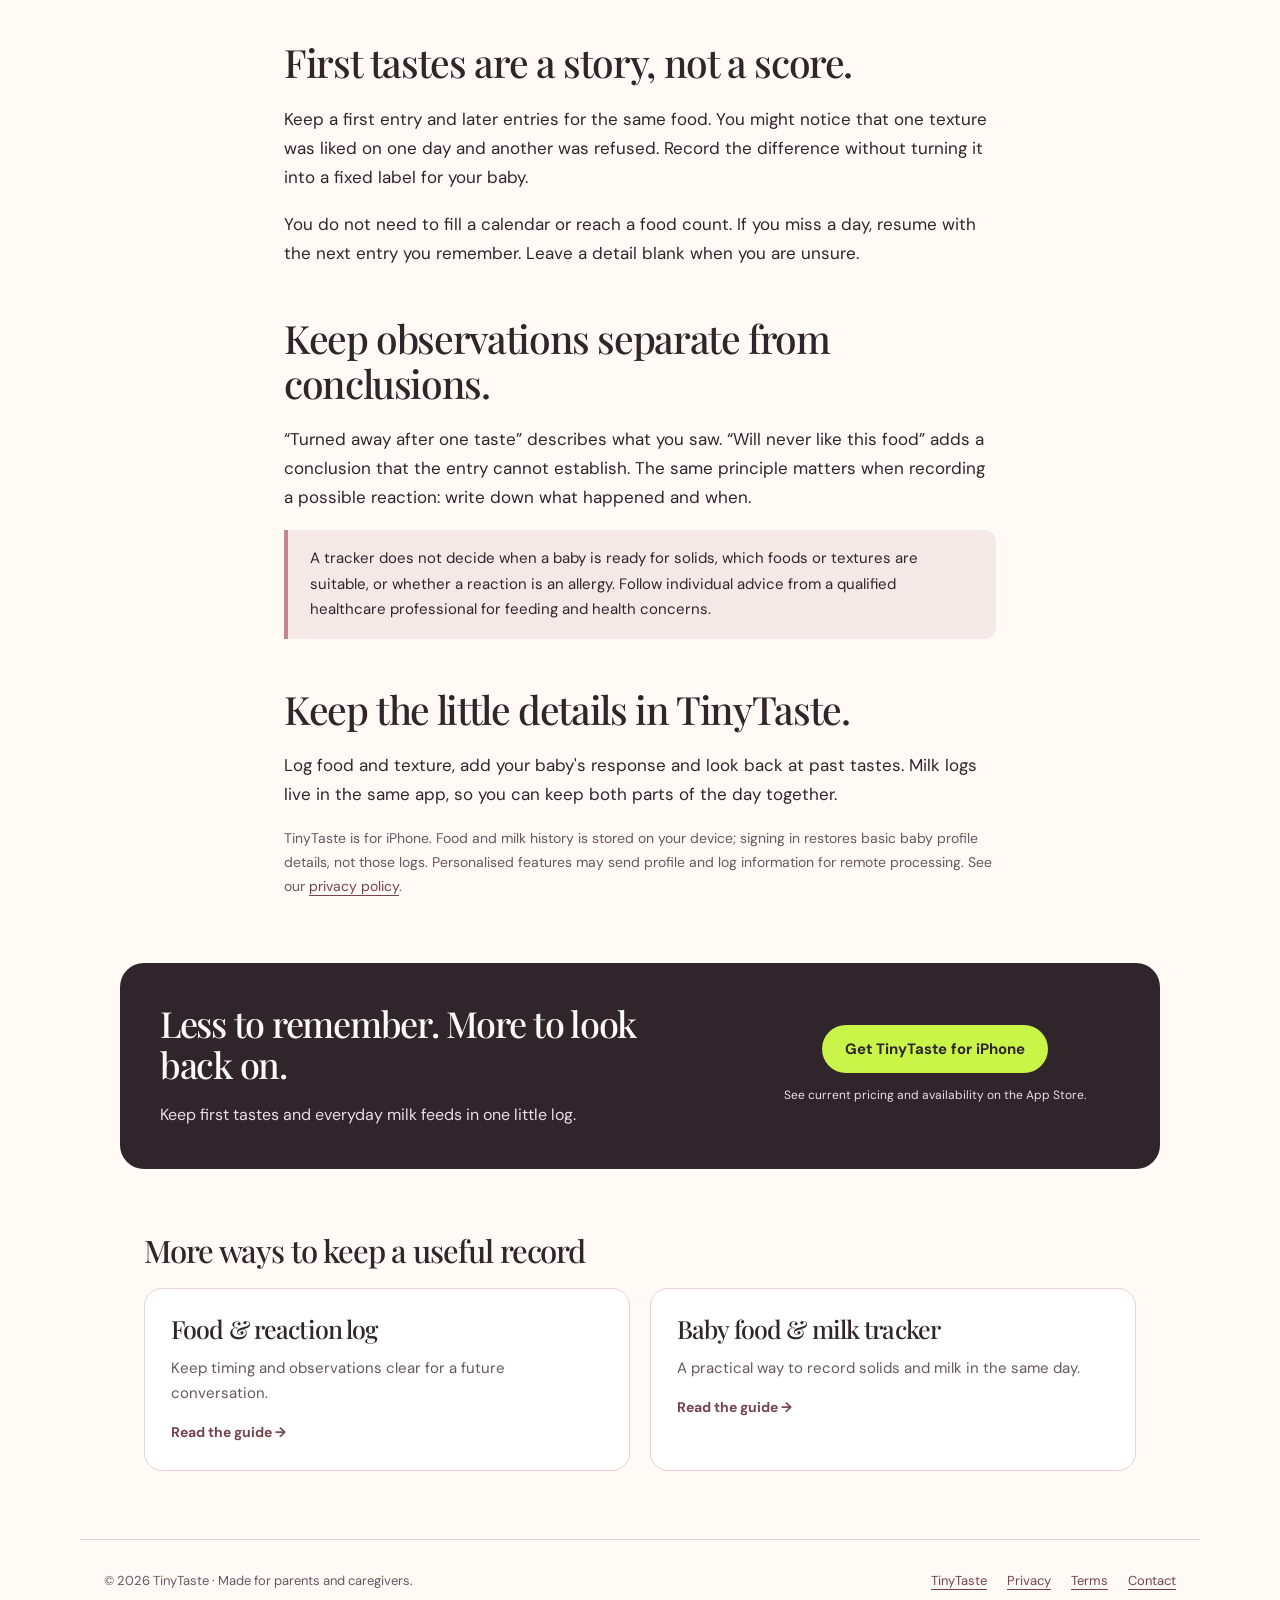
<file: tinytaste/resources/first-food-tracker/index.html>
<!DOCTYPE html>
<html lang="en">
<head>
  <meta charset="UTF-8">
  <meta name="viewport" content="width=device-width, initial-scale=1">
  <title>First Food Tracker: A Simple Baby Food Log | TinyTaste</title>
  <meta name="description" content="A simple first food tracker: record foods, textures and your baby&#x27;s response. Use our practical log template or keep each little taste in TinyTaste.">
  <link rel="canonical" href="https://cogdev.ai/tinytaste/resources/first-food-tracker/">
  <meta property="og:type" content="article">
  <meta property="og:title" content="First food tracker: remember every little taste.">
  <meta property="og:description" content="A simple first food tracker: record foods, textures and your baby&#x27;s response. Use our practical log template or keep each little taste in TinyTaste.">
  <meta property="og:url" content="https://cogdev.ai/tinytaste/resources/first-food-tracker/">
  <meta name="theme-color" content="#c4868e">
  <link rel="icon" href="/tinytaste/assets/app-icon.png">
  <link rel="preconnect" href="https://fonts.googleapis.com">
  <link rel="preconnect" href="https://fonts.gstatic.com" crossorigin>
  <link href="https://fonts.googleapis.com/css2?family=DM+Sans:wght@400;500;600;700&amp;family=Playfair+Display:wght@500;600&amp;display=swap" rel="stylesheet">
  <link rel="stylesheet" href="../resources.css">
<script src="/tinytaste/marketing-config.js?v=20261118.2" defer></script>
<script src="/tinytaste/site.js?v=20261118.2" defer></script>
</head>
<body>
  <a class="skip-link" href="#content">Skip to content</a>
  <header class="site-header"><a class="brand" href="/tinytaste/"><img src="/tinytaste/assets/app-icon.png" alt="" width="38" height="38">TinyTaste</a><nav class="header-links" aria-label="Main navigation"><a href="/tinytaste/">Explore the app</a><a class="store-link button" href="https://apps.apple.com/app/id6760778450">Get the app</a></nav></header>
  <main id="content">
    <div class="hero"><div class="hero-inner">
      <div><p class="eyebrow">TinyTaste / Parent resources</p><h1>First food tracker: remember every little taste.</h1><p>Once your family has started solids, a first food tracker gives you one place to remember what your baby tried, how it was served and what happened next.</p><a class="store-link button" href="https://apps.apple.com/app/id6760778450">Download on the App Store</a></div>
      <aside class="entry-card" aria-label="Illustrative log details"><p class="card-label">One little taste, remembered</p><h2>Avocado</h2><p>18 November · Lunch</p><dl><div><dt>Texture</dt><dd>Mashed</dd></div><div><dt>Amount</dt><dd>A few tastes</dd></div><div><dt>Response</dt><dd>Neutral</dd></div><div><dt>Note</dt><dd>Reached for the spoon</dd></div></dl><small class="card-note">Illustrative entry, not a food or serving recommendation.</small></aside>
    </div></div>
    <article class="article" aria-label="First food tracker guide"><section><h2>A small record you can come back to.</h2><p>You may remember the first taste. Remembering the texture, the day and the difference between “not interested” and “really enjoyed it” gets harder after a busy week.</p><p>A useful log keeps those details together. It can be a notebook, a note on your phone or an app. Choose a format you will actually use; a short entry is enough.</p></section><section><h2>What to put in a first food tracker</h2><div class="template"><dl><div><dt>Date and meal</dt><dd>When the food was offered. An approximate time is fine for an everyday memory.</dd></div><div><dt>Food or ingredients</dt><dd>Name the food. For a mixed meal, note the ingredients you know.</dd></div><div><dt>Texture</dt><dd>Describe how it was served, such as mashed or smooth purée.</dd></div><div><dt>Amount</dt><dd>Record what you know. “A few tastes” can be more honest than an exact number you did not measure.</dd></div><div><dt>Response</dt><dd>A neutral observation: interested, turned away, liked it, or no clear response.</dd></div><div><dt>A short note</dt><dd>Anything you want to remember or ask about later.</dd></div></dl></div><p class="template-caption">Use these fields in your own notes. TinyTaste has fields for food, texture, amount, response, date and notes.</p></section><section><h2>First tastes are a story, not a score.</h2><p>Keep a first entry and later entries for the same food. You might notice that one texture was liked on one day and another was refused. Record the difference without turning it into a fixed label for your baby.</p><p>You do not need to fill a calendar or reach a food count. If you miss a day, resume with the next entry you remember. Leave a detail blank when you are unsure.</p></section><section><h2>Keep observations separate from conclusions.</h2><p>“Turned away after one taste” describes what you saw. “Will never like this food” adds a conclusion that the entry cannot establish. The same principle matters when recording a possible reaction: write down what happened and when.</p><p class="note">A tracker does not decide when a baby is ready for solids, which foods or textures are suitable, or whether a reaction is an allergy. Follow individual advice from a qualified healthcare professional for feeding and health concerns.</p></section><section><h2>Keep the little details in TinyTaste.</h2><p>Log food and texture, add your baby's response and look back at past tastes. Milk logs live in the same app, so you can keep both parts of the day together.</p><p class="app-detail">TinyTaste is for iPhone. Food and milk history is stored on your device; signing in restores basic baby profile details, not those logs. Personalised features may send profile and log information for remote processing. See our <a href="/tinytaste/privacy.html">privacy policy</a>.</p></section></article>
    <section class="cta-panel" aria-label="Get TinyTaste"><div><h2>Less to remember. More to look back on.</h2><p>Keep first tastes and everyday milk feeds in one little log.</p></div><div class="cta-action"><a class="store-link button" href="https://apps.apple.com/app/id6760778450">Get TinyTaste for iPhone</a><small>See current pricing and availability on the App Store.</small></div></section>
    <section class="related" aria-labelledby="related-heading"><h2 id="related-heading">More ways to keep a useful record</h2><div class="related-grid"><a class="related-card" href="../food-and-reaction-log/"><h3>Food &amp; reaction log</h3><p>Keep timing and observations clear for a future conversation.</p><span>Read the guide →</span></a><a class="related-card" href="../baby-food-and-milk-tracker/"><h3>Baby food &amp; milk tracker</h3><p>A practical way to record solids and milk in the same day.</p><span>Read the guide →</span></a></div></section>
  </main>
  <footer class="site-footer"><span>© 2026 TinyTaste · Made for parents and caregivers.</span><nav class="footer-links" aria-label="Footer"><a href="/tinytaste/">TinyTaste</a><a href="/tinytaste/privacy.html">Privacy</a><a href="/tinytaste/terms.html">Terms</a><a href="mailto:tinytaste@cogdev.ai">Contact</a></nav></footer>
</body>
</html>
</file>
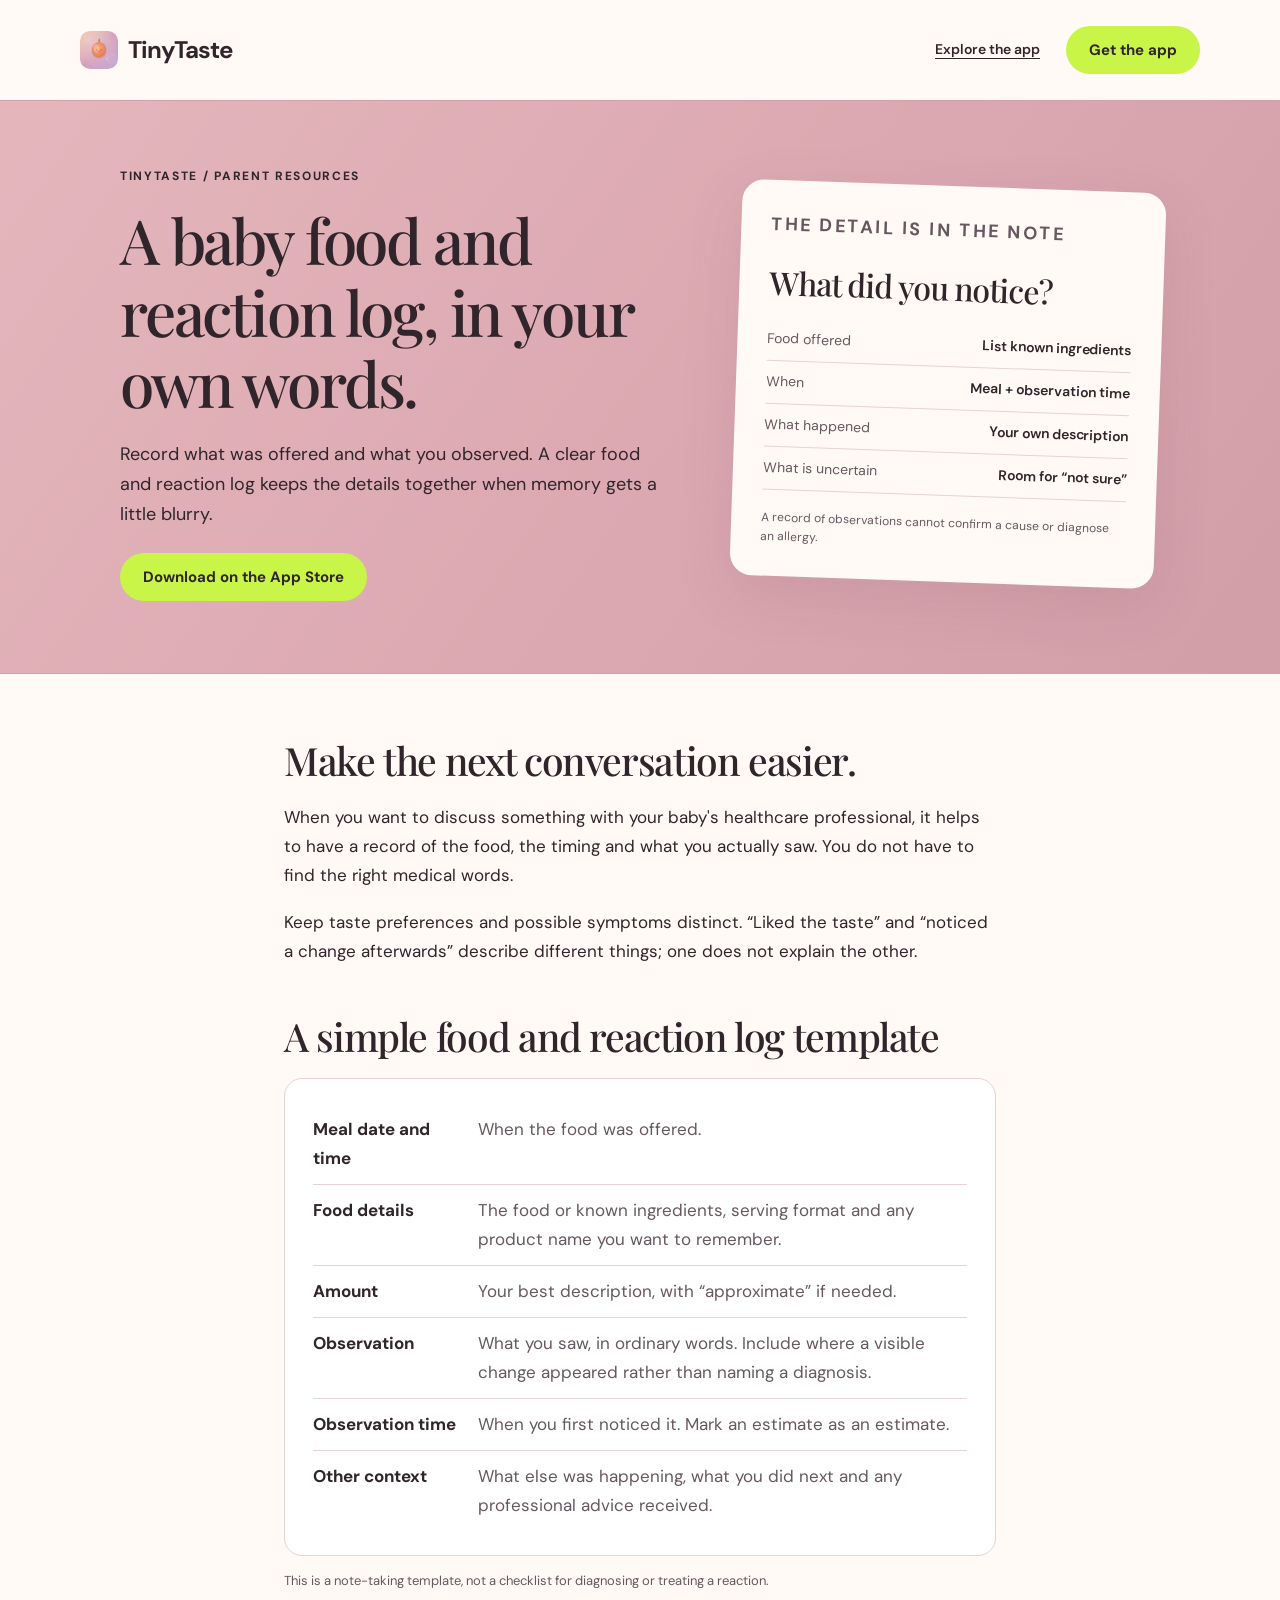
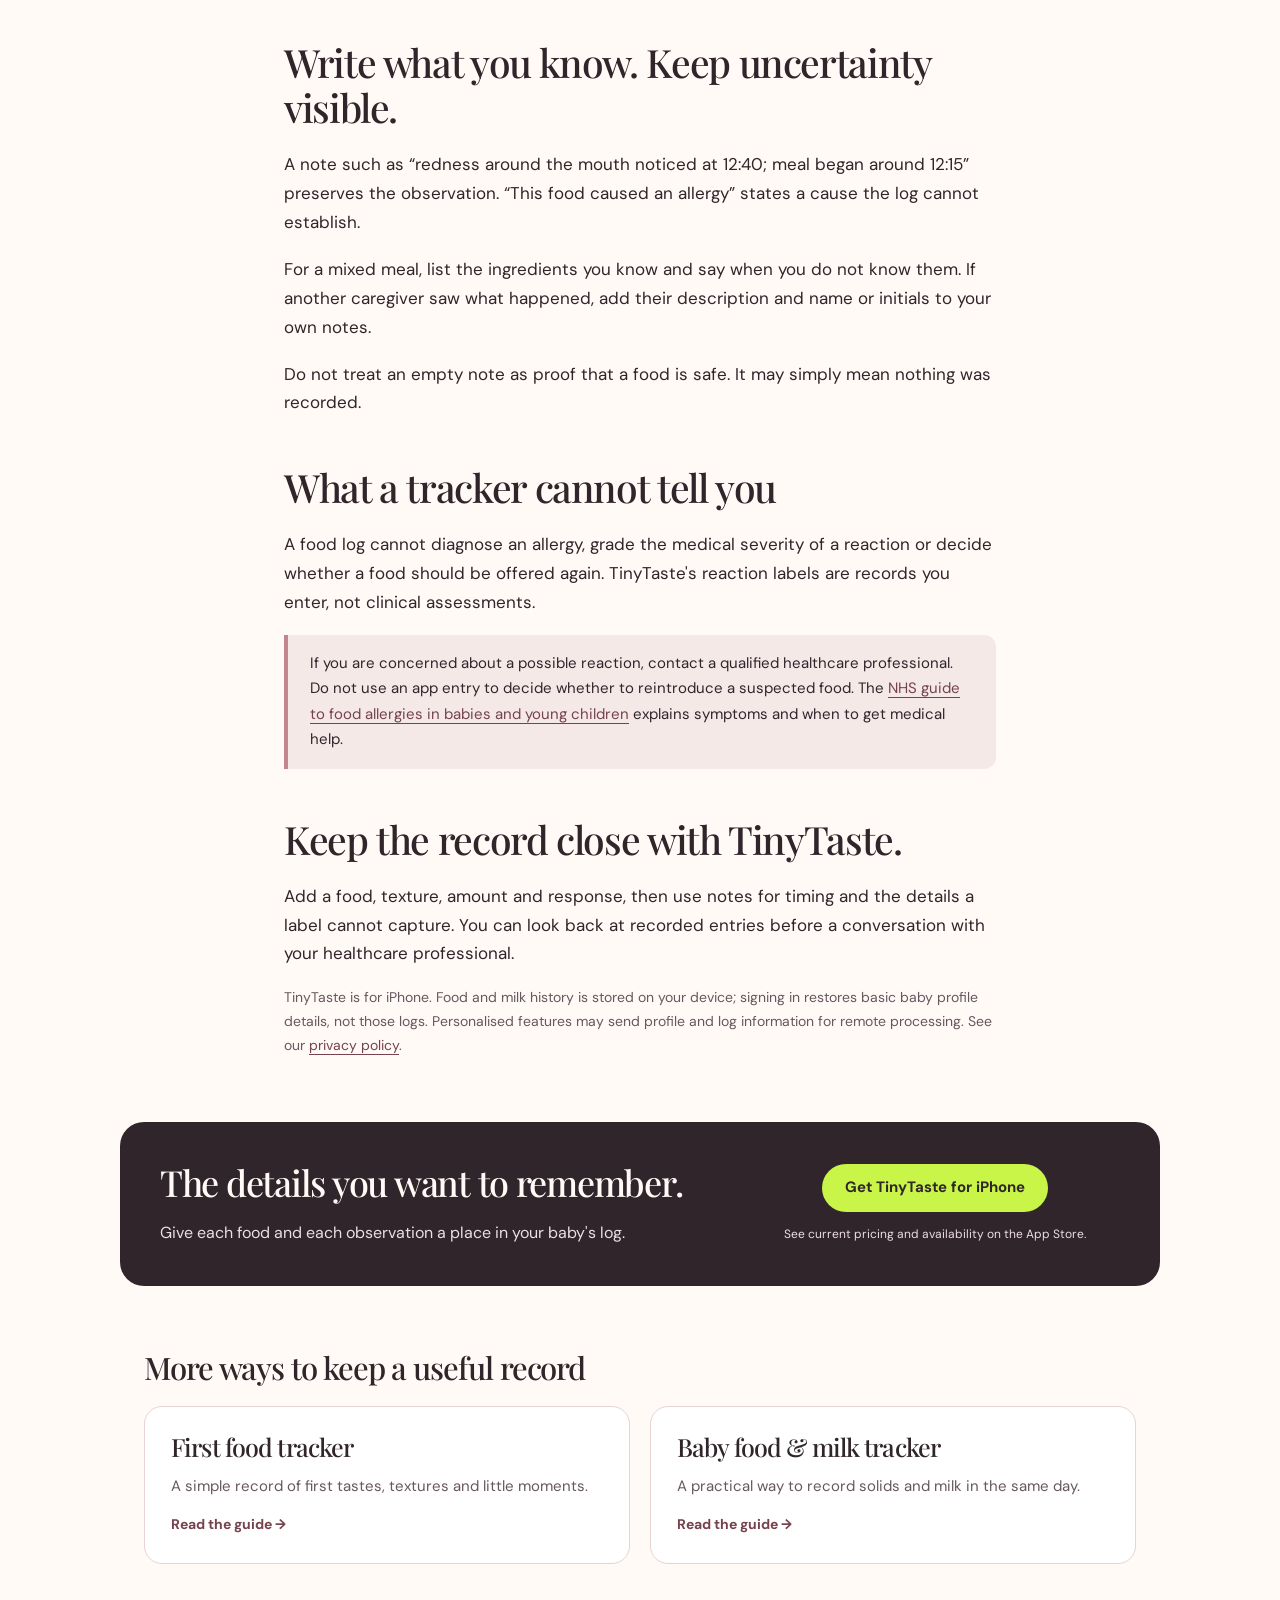
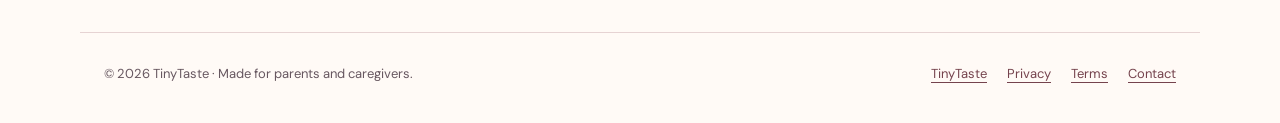
<file: tinytaste/resources/food-and-reaction-log/index.html>
<!DOCTYPE html>
<html lang="en">
<head>
  <meta charset="UTF-8">
  <meta name="viewport" content="width=device-width, initial-scale=1">
  <title>Baby Food &amp; Reaction Log: What to Record | TinyTaste</title>
  <meta name="description" content="Keep a clear baby food and reaction log with foods, timing and observations. A practical template for parents, with honest limits on what a log can tell you.">
  <link rel="canonical" href="https://cogdev.ai/tinytaste/resources/food-and-reaction-log/">
  <meta property="og:type" content="article">
  <meta property="og:title" content="A baby food and reaction log, in your own words.">
  <meta property="og:description" content="Keep a clear baby food and reaction log with foods, timing and observations. A practical template for parents, with honest limits on what a log can tell you.">
  <meta property="og:url" content="https://cogdev.ai/tinytaste/resources/food-and-reaction-log/">
  <meta name="theme-color" content="#c4868e">
  <link rel="icon" href="/tinytaste/assets/app-icon.png">
  <link rel="preconnect" href="https://fonts.googleapis.com">
  <link rel="preconnect" href="https://fonts.gstatic.com" crossorigin>
  <link href="https://fonts.googleapis.com/css2?family=DM+Sans:wght@400;500;600;700&amp;family=Playfair+Display:wght@500;600&amp;display=swap" rel="stylesheet">
  <link rel="stylesheet" href="../resources.css">
<script src="/tinytaste/marketing-config.js?v=20261118.2" defer></script>
<script src="/tinytaste/site.js?v=20261118.2" defer></script>
</head>
<body>
  <a class="skip-link" href="#content">Skip to content</a>
  <header class="site-header"><a class="brand" href="/tinytaste/"><img src="/tinytaste/assets/app-icon.png" alt="" width="38" height="38">TinyTaste</a><nav class="header-links" aria-label="Main navigation"><a href="/tinytaste/">Explore the app</a><a class="store-link button" href="https://apps.apple.com/app/id6760778450">Get the app</a></nav></header>
  <main id="content">
    <div class="hero"><div class="hero-inner">
      <div><p class="eyebrow">TinyTaste / Parent resources</p><h1>A baby food and reaction log, in your own words.</h1><p>Record what was offered and what you observed. A clear food and reaction log keeps the details together when memory gets a little blurry.</p><a class="store-link button" href="https://apps.apple.com/app/id6760778450">Download on the App Store</a></div>
      <aside class="entry-card" aria-label="Illustrative log details"><p class="card-label">The detail is in the note</p><h2>What did you notice?</h2><dl><div><dt>Food offered</dt><dd>List known ingredients</dd></div><div><dt>When</dt><dd>Meal + observation time</dd></div><div><dt>What happened</dt><dd>Your own description</dd></div><div><dt>What is uncertain</dt><dd>Room for “not sure”</dd></div></dl><small class="card-note">A record of observations cannot confirm a cause or diagnose an allergy.</small></aside>
    </div></div>
    <article class="article" aria-label="Food &amp; reaction log guide"><section><h2>Make the next conversation easier.</h2><p>When you want to discuss something with your baby's healthcare professional, it helps to have a record of the food, the timing and what you actually saw. You do not have to find the right medical words.</p><p>Keep taste preferences and possible symptoms distinct. “Liked the taste” and “noticed a change afterwards” describe different things; one does not explain the other.</p></section><section><h2>A simple food and reaction log template</h2><div class="template"><dl><div><dt>Meal date and time</dt><dd>When the food was offered.</dd></div><div><dt>Food details</dt><dd>The food or known ingredients, serving format and any product name you want to remember.</dd></div><div><dt>Amount</dt><dd>Your best description, with “approximate” if needed.</dd></div><div><dt>Observation</dt><dd>What you saw, in ordinary words. Include where a visible change appeared rather than naming a diagnosis.</dd></div><div><dt>Observation time</dt><dd>When you first noticed it. Mark an estimate as an estimate.</dd></div><div><dt>Other context</dt><dd>What else was happening, what you did next and any professional advice received.</dd></div></dl></div><p class="template-caption">This is a note-taking template, not a checklist for diagnosing or treating a reaction.</p></section><section><h2>Write what you know. Keep uncertainty visible.</h2><p>A note such as “redness around the mouth noticed at 12:40; meal began around 12:15” preserves the observation. “This food caused an allergy” states a cause the log cannot establish.</p><p>For a mixed meal, list the ingredients you know and say when you do not know them. If another caregiver saw what happened, add their description and name or initials to your own notes.</p><p>Do not treat an empty note as proof that a food is safe. It may simply mean nothing was recorded.</p></section><section><h2>What a tracker cannot tell you</h2><p>A food log cannot diagnose an allergy, grade the medical severity of a reaction or decide whether a food should be offered again. TinyTaste's reaction labels are records you enter, not clinical assessments.</p><p class="note">If you are concerned about a possible reaction, contact a qualified healthcare professional. Do not use an app entry to decide whether to reintroduce a suspected food. The <a href="https://www.nhs.uk/baby/weaning-and-feeding/food-allergies-in-babies-and-young-children/">NHS guide to food allergies in babies and young children</a> explains symptoms and when to get medical help.</p></section><section><h2>Keep the record close with TinyTaste.</h2><p>Add a food, texture, amount and response, then use notes for timing and the details a label cannot capture. You can look back at recorded entries before a conversation with your healthcare professional.</p><p class="app-detail">TinyTaste is for iPhone. Food and milk history is stored on your device; signing in restores basic baby profile details, not those logs. Personalised features may send profile and log information for remote processing. See our <a href="/tinytaste/privacy.html">privacy policy</a>.</p></section></article>
    <section class="cta-panel" aria-label="Get TinyTaste"><div><h2>The details you want to remember.</h2><p>Give each food and each observation a place in your baby&#x27;s log.</p></div><div class="cta-action"><a class="store-link button" href="https://apps.apple.com/app/id6760778450">Get TinyTaste for iPhone</a><small>See current pricing and availability on the App Store.</small></div></section>
    <section class="related" aria-labelledby="related-heading"><h2 id="related-heading">More ways to keep a useful record</h2><div class="related-grid"><a class="related-card" href="../first-food-tracker/"><h3>First food tracker</h3><p>A simple record of first tastes, textures and little moments.</p><span>Read the guide →</span></a><a class="related-card" href="../baby-food-and-milk-tracker/"><h3>Baby food &amp; milk tracker</h3><p>A practical way to record solids and milk in the same day.</p><span>Read the guide →</span></a></div></section>
  </main>
  <footer class="site-footer"><span>© 2026 TinyTaste · Made for parents and caregivers.</span><nav class="footer-links" aria-label="Footer"><a href="/tinytaste/">TinyTaste</a><a href="/tinytaste/privacy.html">Privacy</a><a href="/tinytaste/terms.html">Terms</a><a href="mailto:tinytaste@cogdev.ai">Contact</a></nav></footer>
</body>
</html>
</file>
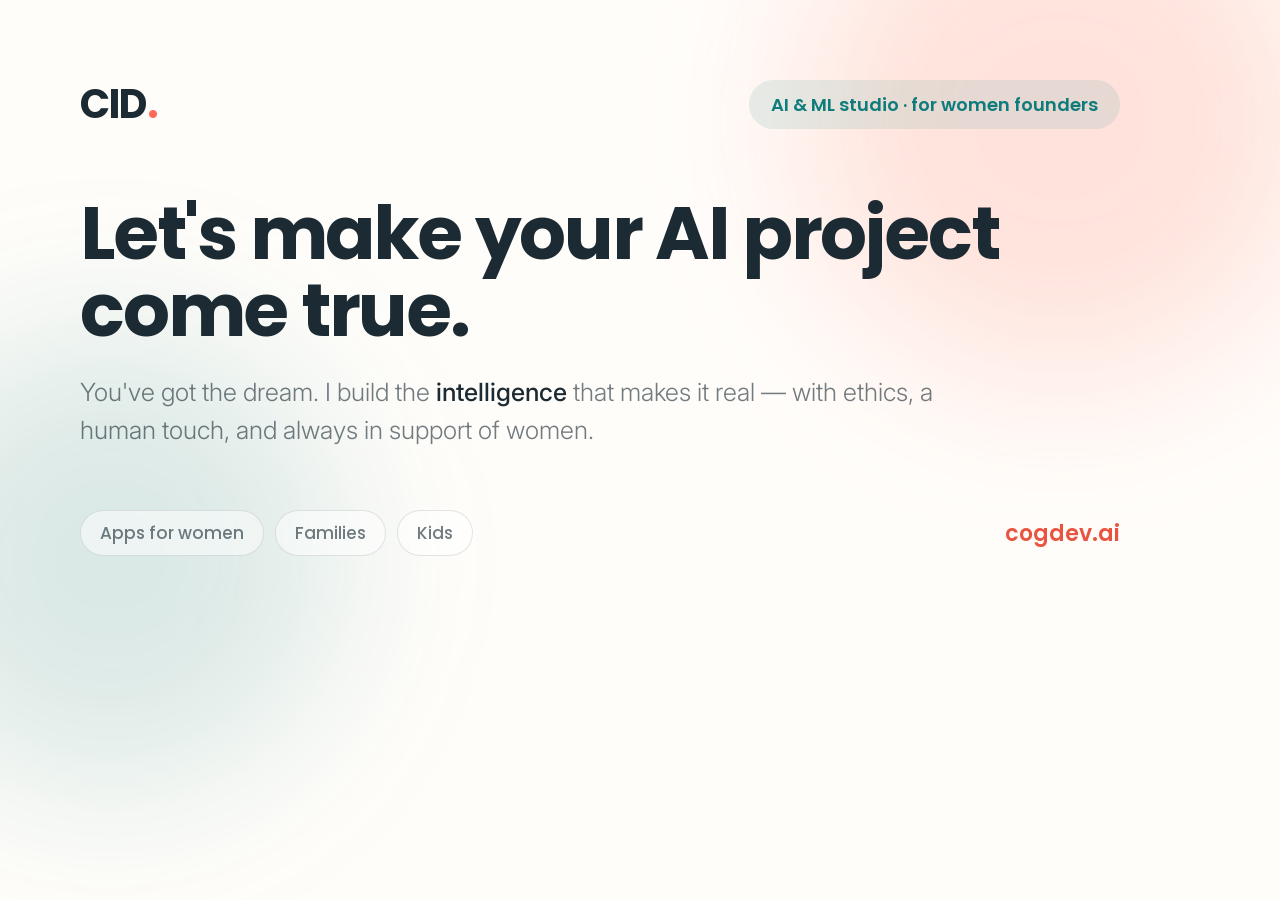
<file: og-image.html>
<!DOCTYPE html>
<html lang="en">
<head>
<meta charset="UTF-8">
<link rel="preconnect" href="https://fonts.googleapis.com">
<link rel="preconnect" href="https://fonts.gstatic.com" crossorigin>
<link href="https://fonts.googleapis.com/css2?family=Poppins:wght@400;500;600;700&family=Inter:wght@300;400;500&display=swap" rel="stylesheet">
<style>
    :root{
        --bg:#FFFDFA;--ink:#1C2B33;--ink-s:rgba(28,43,51,0.62);
        --coral:#FF6B57;--coral-d:#E8543F;--teal:#0E7C7B;
        --disp:'Poppins',sans-serif;--sans:'Inter',sans-serif;
    }
    *{margin:0;padding:0;box-sizing:border-box}
    body{width:1200px;height:630px;background:var(--bg);overflow:hidden;position:relative;font-family:var(--sans)}
    .blob{position:absolute;border-radius:50%;filter:blur(80px)}
    .b1{width:520px;height:520px;background:rgba(255,107,87,0.18);top:-140px;right:-120px}
    .b2{width:460px;height:460px;background:rgba(14,124,123,0.15);bottom:-160px;left:-120px}
    .card{position:absolute;inset:0;padding:74px 80px;display:flex;flex-direction:column;justify-content:space-between;z-index:2}
    .top{display:flex;align-items:center;justify-content:space-between}
    .mark{font-family:var(--disp);font-weight:700;font-size:40px;letter-spacing:-.02em;color:var(--ink)}
    .mark span{color:var(--coral)}
    .tag{font-family:var(--disp);font-weight:600;font-size:18px;color:var(--teal);background:rgba(14,124,123,0.1);padding:11px 22px;border-radius:100px}
    h1{font-family:var(--disp);font-weight:700;font-size:74px;line-height:1.04;letter-spacing:-.03em;color:var(--ink);max-width:1000px}
    .sub{font-size:25px;font-weight:300;color:var(--ink-s);margin-top:26px;max-width:880px;line-height:1.5}
    .sub b{color:var(--ink);font-weight:500}
    .bottom{display:flex;align-items:center;justify-content:space-between}
    .chips{display:flex;gap:11px}
    .chip{font-family:var(--disp);font-weight:500;font-size:17px;color:var(--ink-s);border:1.5px solid rgba(28,43,51,0.12);background:rgba(255,255,255,0.5);padding:9px 19px;border-radius:100px}
    .url{font-family:var(--disp);font-weight:600;font-size:22px;color:var(--coral-d)}
</style>
</head>
<body>
<span class="blob b1"></span>
<span class="blob b2"></span>
<div class="card">
    <div class="top">
        <div class="mark">CID<span>.</span></div>
        <div class="tag">AI &amp; ML studio · for women founders</div>
    </div>
    <div>
        <h1>Let's make your AI project come true.</h1>
        <p class="sub">You've got the dream. I build the <b>intelligence</b> that makes it real — with ethics, a human touch, and always in support of women.</p>
    </div>
    <div class="bottom">
        <div class="chips">
            <span class="chip">Apps for women</span>
            <span class="chip">Families</span>
            <span class="chip">Kids</span>
        </div>
        <div class="url">cogdev.ai</div>
    </div>
</div>
</body>
</html>
</file>
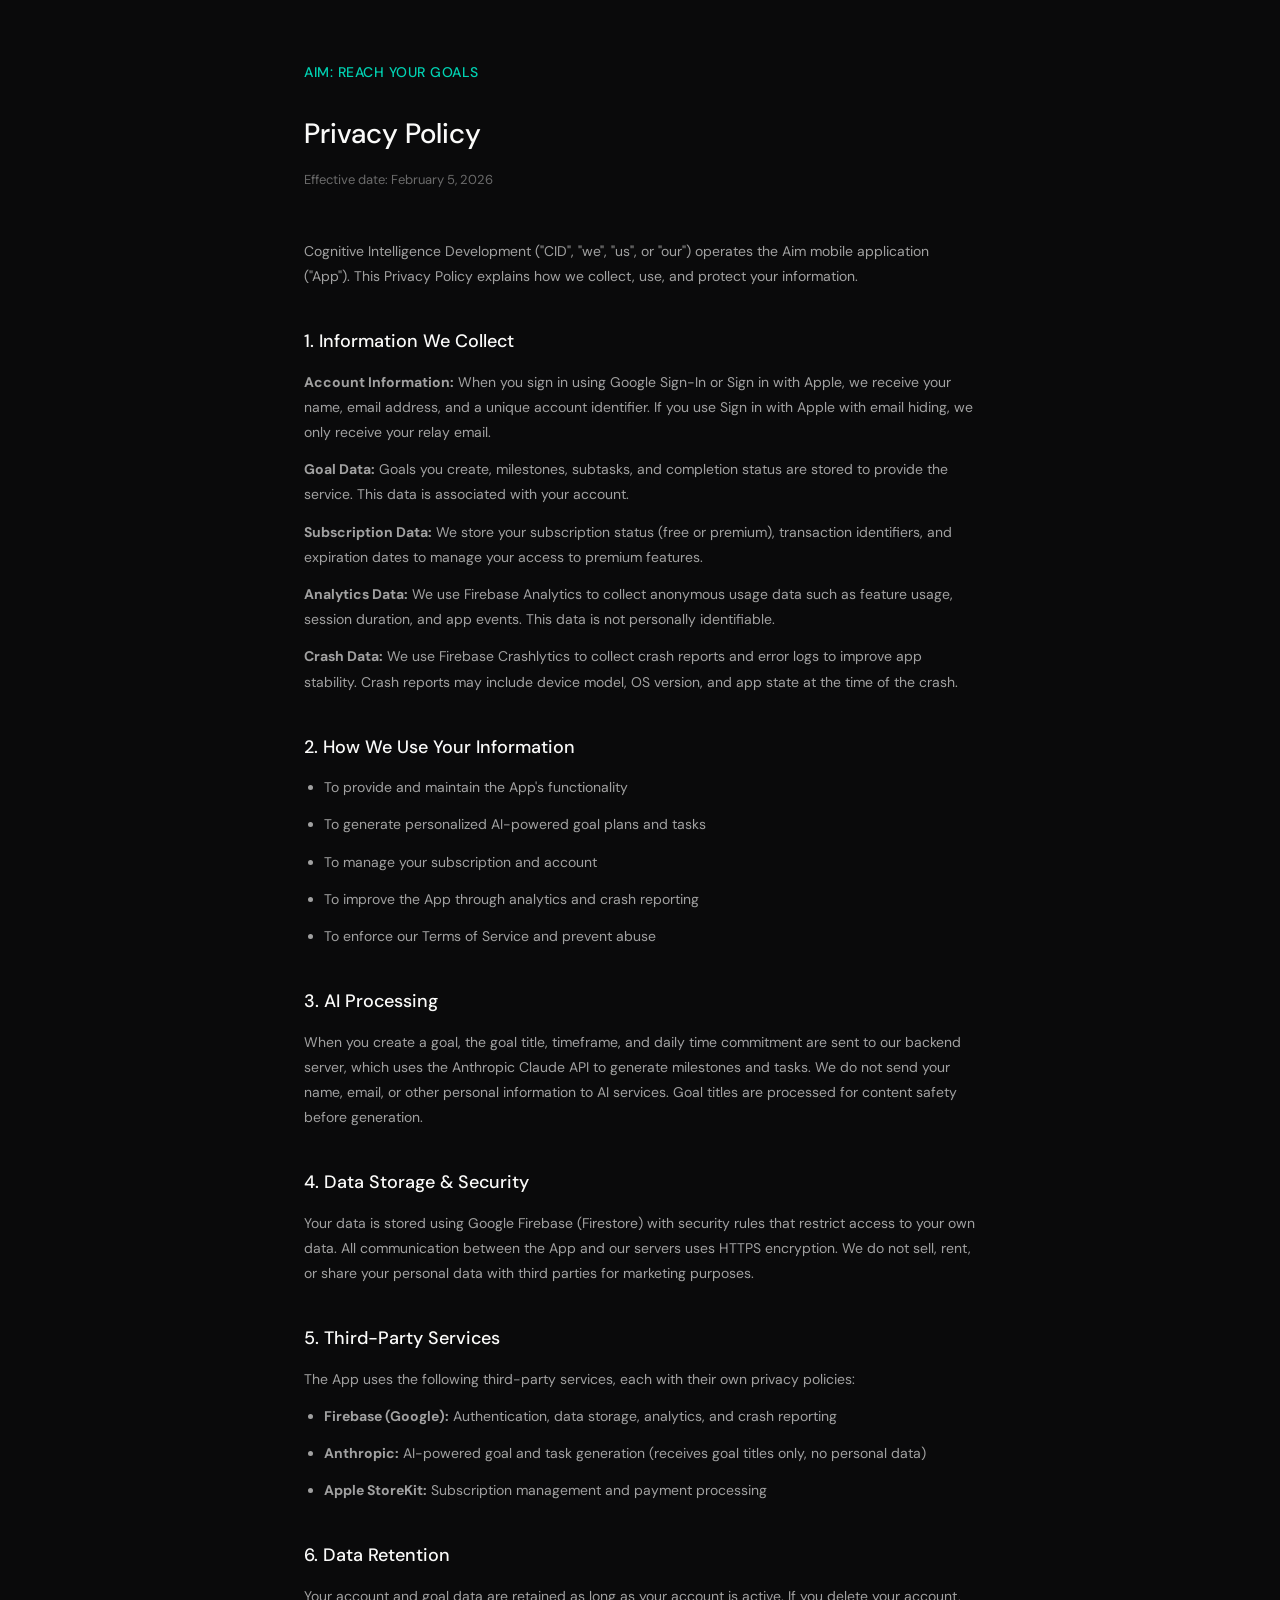
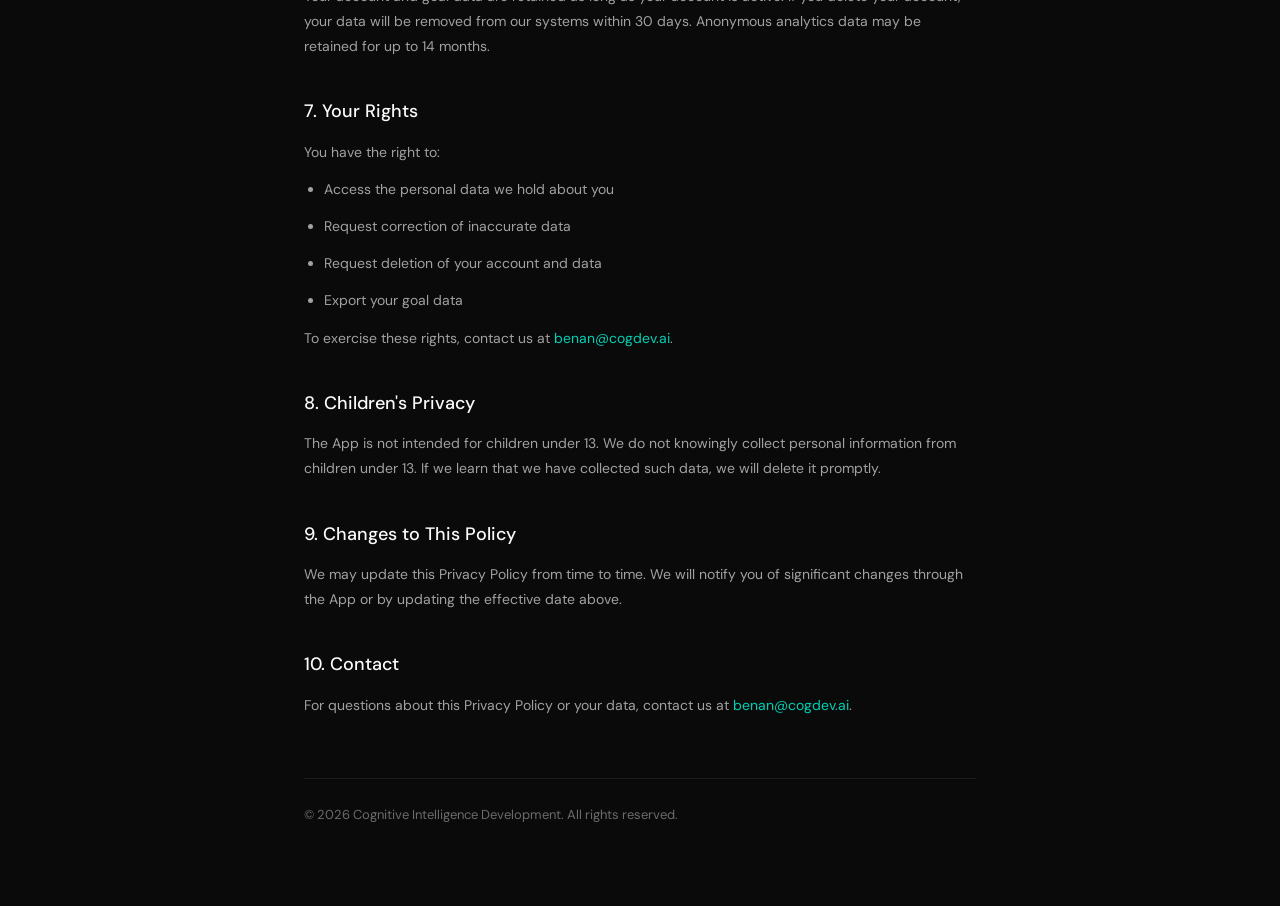
<file: aim/privacy.html>
<!DOCTYPE html>
<html lang="en">
<head>
    <meta charset="UTF-8">
    <meta name="viewport" content="width=device-width, initial-scale=1.0">
    <title>Aim — Privacy Policy</title>
    <link rel="preconnect" href="https://fonts.googleapis.com">
    <link rel="preconnect" href="https://fonts.gstatic.com" crossorigin>
    <link href="https://fonts.googleapis.com/css2?family=DM+Sans:wght@300;400;500&display=swap" rel="stylesheet">
    <style>
        :root {
            --bg-primary: #0a0a0b;
            --text-primary: #fafaf9;
            --text-secondary: #a1a1a1;
            --text-muted: #6b6b6b;
            --accent: #00d1b2;
            --border: rgba(255, 255, 255, 0.08);
        }
        * { margin: 0; padding: 0; box-sizing: border-box; }
        body {
            font-family: 'DM Sans', sans-serif;
            background: var(--bg-primary);
            color: var(--text-secondary);
            line-height: 1.8;
        }
        .container {
            max-width: 720px;
            margin: 0 auto;
            padding: 60px 24px 80px;
        }
        h1 {
            font-size: 28px;
            font-weight: 500;
            color: var(--text-primary);
            margin-bottom: 8px;
        }
        .app-name {
            color: var(--accent);
            font-size: 14px;
            font-weight: 500;
            letter-spacing: 0.5px;
            text-transform: uppercase;
            margin-bottom: 24px;
        }
        .effective {
            color: var(--text-muted);
            font-size: 13px;
            margin-bottom: 48px;
        }
        h2 {
            font-size: 18px;
            font-weight: 500;
            color: var(--text-primary);
            margin-top: 36px;
            margin-bottom: 12px;
        }
        p, li {
            font-size: 14px;
            margin-bottom: 12px;
        }
        ul {
            padding-left: 20px;
            margin-bottom: 12px;
        }
        a {
            color: var(--accent);
            text-decoration: none;
        }
        .footer {
            margin-top: 60px;
            padding-top: 24px;
            border-top: 1px solid var(--border);
            font-size: 13px;
            color: var(--text-muted);
        }
    </style>
</head>
<body>
    <div class="container">
        <div class="app-name">Aim: Reach Your Goals</div>
        <h1>Privacy Policy</h1>
        <p class="effective">Effective date: February 5, 2026</p>

        <p>Cognitive Intelligence Development ("CID", "we", "us", or "our") operates the Aim mobile application ("App"). This Privacy Policy explains how we collect, use, and protect your information.</p>

        <h2>1. Information We Collect</h2>

        <p><strong>Account Information:</strong> When you sign in using Google Sign-In or Sign in with Apple, we receive your name, email address, and a unique account identifier. If you use Sign in with Apple with email hiding, we only receive your relay email.</p>

        <p><strong>Goal Data:</strong> Goals you create, milestones, subtasks, and completion status are stored to provide the service. This data is associated with your account.</p>

        <p><strong>Subscription Data:</strong> We store your subscription status (free or premium), transaction identifiers, and expiration dates to manage your access to premium features.</p>

        <p><strong>Analytics Data:</strong> We use Firebase Analytics to collect anonymous usage data such as feature usage, session duration, and app events. This data is not personally identifiable.</p>

        <p><strong>Crash Data:</strong> We use Firebase Crashlytics to collect crash reports and error logs to improve app stability. Crash reports may include device model, OS version, and app state at the time of the crash.</p>

        <h2>2. How We Use Your Information</h2>
        <ul>
            <li>To provide and maintain the App's functionality</li>
            <li>To generate personalized AI-powered goal plans and tasks</li>
            <li>To manage your subscription and account</li>
            <li>To improve the App through analytics and crash reporting</li>
            <li>To enforce our Terms of Service and prevent abuse</li>
        </ul>

        <h2>3. AI Processing</h2>
        <p>When you create a goal, the goal title, timeframe, and daily time commitment are sent to our backend server, which uses the Anthropic Claude API to generate milestones and tasks. We do not send your name, email, or other personal information to AI services. Goal titles are processed for content safety before generation.</p>

        <h2>4. Data Storage & Security</h2>
        <p>Your data is stored using Google Firebase (Firestore) with security rules that restrict access to your own data. All communication between the App and our servers uses HTTPS encryption. We do not sell, rent, or share your personal data with third parties for marketing purposes.</p>

        <h2>5. Third-Party Services</h2>
        <p>The App uses the following third-party services, each with their own privacy policies:</p>
        <ul>
            <li><strong>Firebase (Google):</strong> Authentication, data storage, analytics, and crash reporting</li>
            <li><strong>Anthropic:</strong> AI-powered goal and task generation (receives goal titles only, no personal data)</li>
            <li><strong>Apple StoreKit:</strong> Subscription management and payment processing</li>
        </ul>

        <h2>6. Data Retention</h2>
        <p>Your account and goal data are retained as long as your account is active. If you delete your account, your data will be removed from our systems within 30 days. Anonymous analytics data may be retained for up to 14 months.</p>

        <h2>7. Your Rights</h2>
        <p>You have the right to:</p>
        <ul>
            <li>Access the personal data we hold about you</li>
            <li>Request correction of inaccurate data</li>
            <li>Request deletion of your account and data</li>
            <li>Export your goal data</li>
        </ul>
        <p>To exercise these rights, contact us at <a href="mailto:benan@cogdev.ai">benan@cogdev.ai</a>.</p>

        <h2>8. Children's Privacy</h2>
        <p>The App is not intended for children under 13. We do not knowingly collect personal information from children under 13. If we learn that we have collected such data, we will delete it promptly.</p>

        <h2>9. Changes to This Policy</h2>
        <p>We may update this Privacy Policy from time to time. We will notify you of significant changes through the App or by updating the effective date above.</p>

        <h2>10. Contact</h2>
        <p>For questions about this Privacy Policy or your data, contact us at <a href="mailto:benan@cogdev.ai">benan@cogdev.ai</a>.</p>

        <div class="footer">
            &copy; 2026 Cognitive Intelligence Development. All rights reserved.
        </div>
    </div>
</body>
</html>
</file>
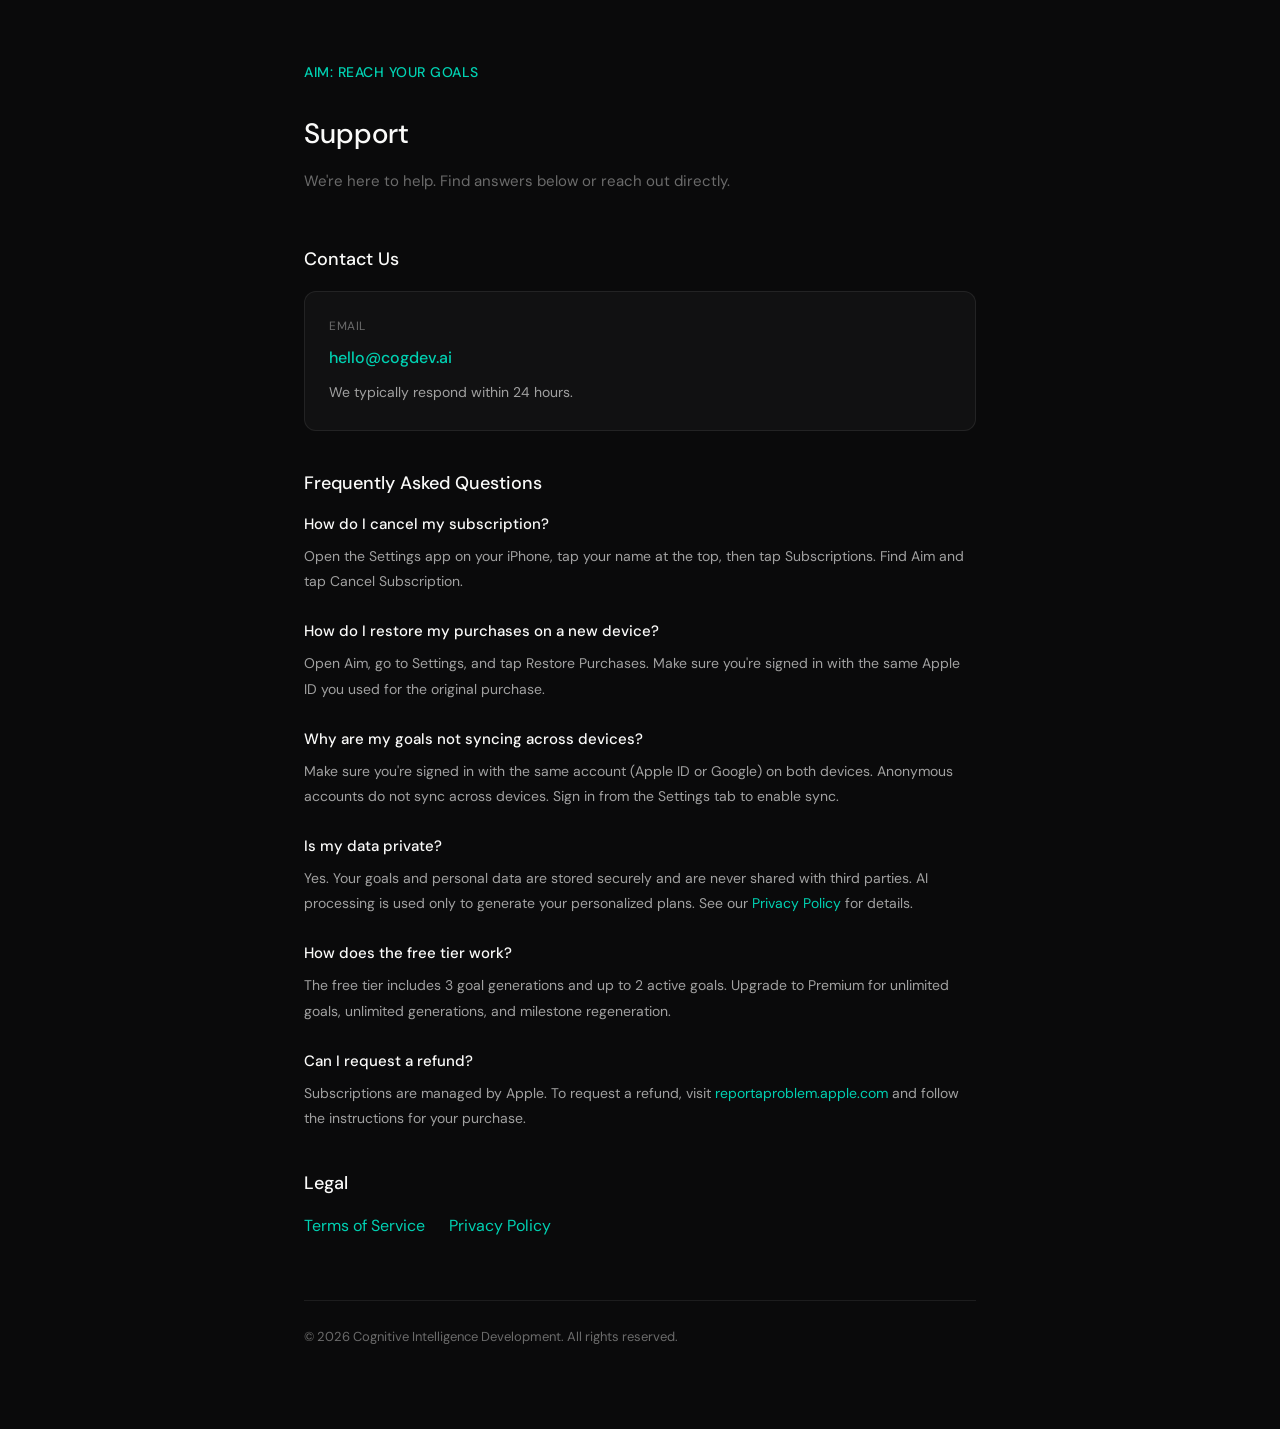
<file: aim/support.html>
<!DOCTYPE html>
<html lang="en">
<head>
    <meta charset="UTF-8">
    <meta name="viewport" content="width=device-width, initial-scale=1.0">
    <title>Aim — Support</title>
    <link rel="preconnect" href="https://fonts.googleapis.com">
    <link rel="preconnect" href="https://fonts.gstatic.com" crossorigin>
    <link href="https://fonts.googleapis.com/css2?family=DM+Sans:wght@300;400;500&display=swap" rel="stylesheet">
    <style>
        :root {
            --bg-primary: #0a0a0b;
            --text-primary: #fafaf9;
            --text-secondary: #a1a1a1;
            --text-muted: #6b6b6b;
            --accent: #00d1b2;
            --border: rgba(255, 255, 255, 0.08);
        }
        * { margin: 0; padding: 0; box-sizing: border-box; }
        body {
            font-family: 'DM Sans', sans-serif;
            background: var(--bg-primary);
            color: var(--text-secondary);
            line-height: 1.8;
        }
        .container {
            max-width: 720px;
            margin: 0 auto;
            padding: 60px 24px 80px;
        }
        h1 {
            font-size: 28px;
            font-weight: 500;
            color: var(--text-primary);
            margin-bottom: 8px;
        }
        .app-name {
            color: var(--accent);
            font-size: 14px;
            font-weight: 500;
            letter-spacing: 0.5px;
            text-transform: uppercase;
            margin-bottom: 24px;
        }
        .subtitle {
            color: var(--text-muted);
            font-size: 15px;
            margin-bottom: 48px;
        }
        h2 {
            font-size: 18px;
            font-weight: 500;
            color: var(--text-primary);
            margin-top: 36px;
            margin-bottom: 12px;
        }
        p, li {
            font-size: 14px;
            margin-bottom: 12px;
        }
        ul {
            padding-left: 20px;
            margin-bottom: 12px;
        }
        a {
            color: var(--accent);
            text-decoration: none;
        }
        .contact-card {
            background: rgba(255, 255, 255, 0.03);
            border: 1px solid var(--border);
            border-radius: 12px;
            padding: 24px;
            margin-top: 16px;
            margin-bottom: 12px;
        }
        .contact-card a {
            font-size: 16px;
            font-weight: 500;
        }
        .contact-label {
            font-size: 12px;
            color: var(--text-muted);
            text-transform: uppercase;
            letter-spacing: 0.5px;
            margin-bottom: 6px;
        }
        .faq-item {
            margin-bottom: 24px;
        }
        .faq-item h3 {
            font-size: 15px;
            font-weight: 500;
            color: var(--text-primary);
            margin-bottom: 6px;
        }
        .faq-item p {
            color: var(--text-secondary);
        }
        .links {
            display: flex;
            gap: 24px;
            margin-top: 12px;
        }
        .footer {
            margin-top: 60px;
            padding-top: 24px;
            border-top: 1px solid var(--border);
            font-size: 13px;
            color: var(--text-muted);
        }
    </style>
</head>
<body>
    <div class="container">
        <div class="app-name">Aim: Reach Your Goals</div>
        <h1>Support</h1>
        <p class="subtitle">We're here to help. Find answers below or reach out directly.</p>

        <h2>Contact Us</h2>
        <div class="contact-card">
            <div class="contact-label">Email</div>
            <a href="mailto:hello@cogdev.ai">hello@cogdev.ai</a>
            <p style="margin-top: 8px; margin-bottom: 0;">We typically respond within 24 hours.</p>
        </div>

        <h2>Frequently Asked Questions</h2>

        <div class="faq-item">
            <h3>How do I cancel my subscription?</h3>
            <p>Open the Settings app on your iPhone, tap your name at the top, then tap Subscriptions. Find Aim and tap Cancel Subscription.</p>
        </div>

        <div class="faq-item">
            <h3>How do I restore my purchases on a new device?</h3>
            <p>Open Aim, go to Settings, and tap Restore Purchases. Make sure you're signed in with the same Apple ID you used for the original purchase.</p>
        </div>

        <div class="faq-item">
            <h3>Why are my goals not syncing across devices?</h3>
            <p>Make sure you're signed in with the same account (Apple ID or Google) on both devices. Anonymous accounts do not sync across devices. Sign in from the Settings tab to enable sync.</p>
        </div>

        <div class="faq-item">
            <h3>Is my data private?</h3>
            <p>Yes. Your goals and personal data are stored securely and are never shared with third parties. AI processing is used only to generate your personalized plans. See our <a href="/aim/privacy">Privacy Policy</a> for details.</p>
        </div>

        <div class="faq-item">
            <h3>How does the free tier work?</h3>
            <p>The free tier includes 3 goal generations and up to 2 active goals. Upgrade to Premium for unlimited goals, unlimited generations, and milestone regeneration.</p>
        </div>

        <div class="faq-item">
            <h3>Can I request a refund?</h3>
            <p>Subscriptions are managed by Apple. To request a refund, visit <a href="https://reportaproblem.apple.com">reportaproblem.apple.com</a> and follow the instructions for your purchase.</p>
        </div>

        <h2>Legal</h2>
        <div class="links">
            <a href="/aim/terms">Terms of Service</a>
            <a href="/aim/privacy">Privacy Policy</a>
        </div>

        <div class="footer">
            &copy; 2026 Cognitive Intelligence Development. All rights reserved.
        </div>
    </div>
</body>
</html>
</file>
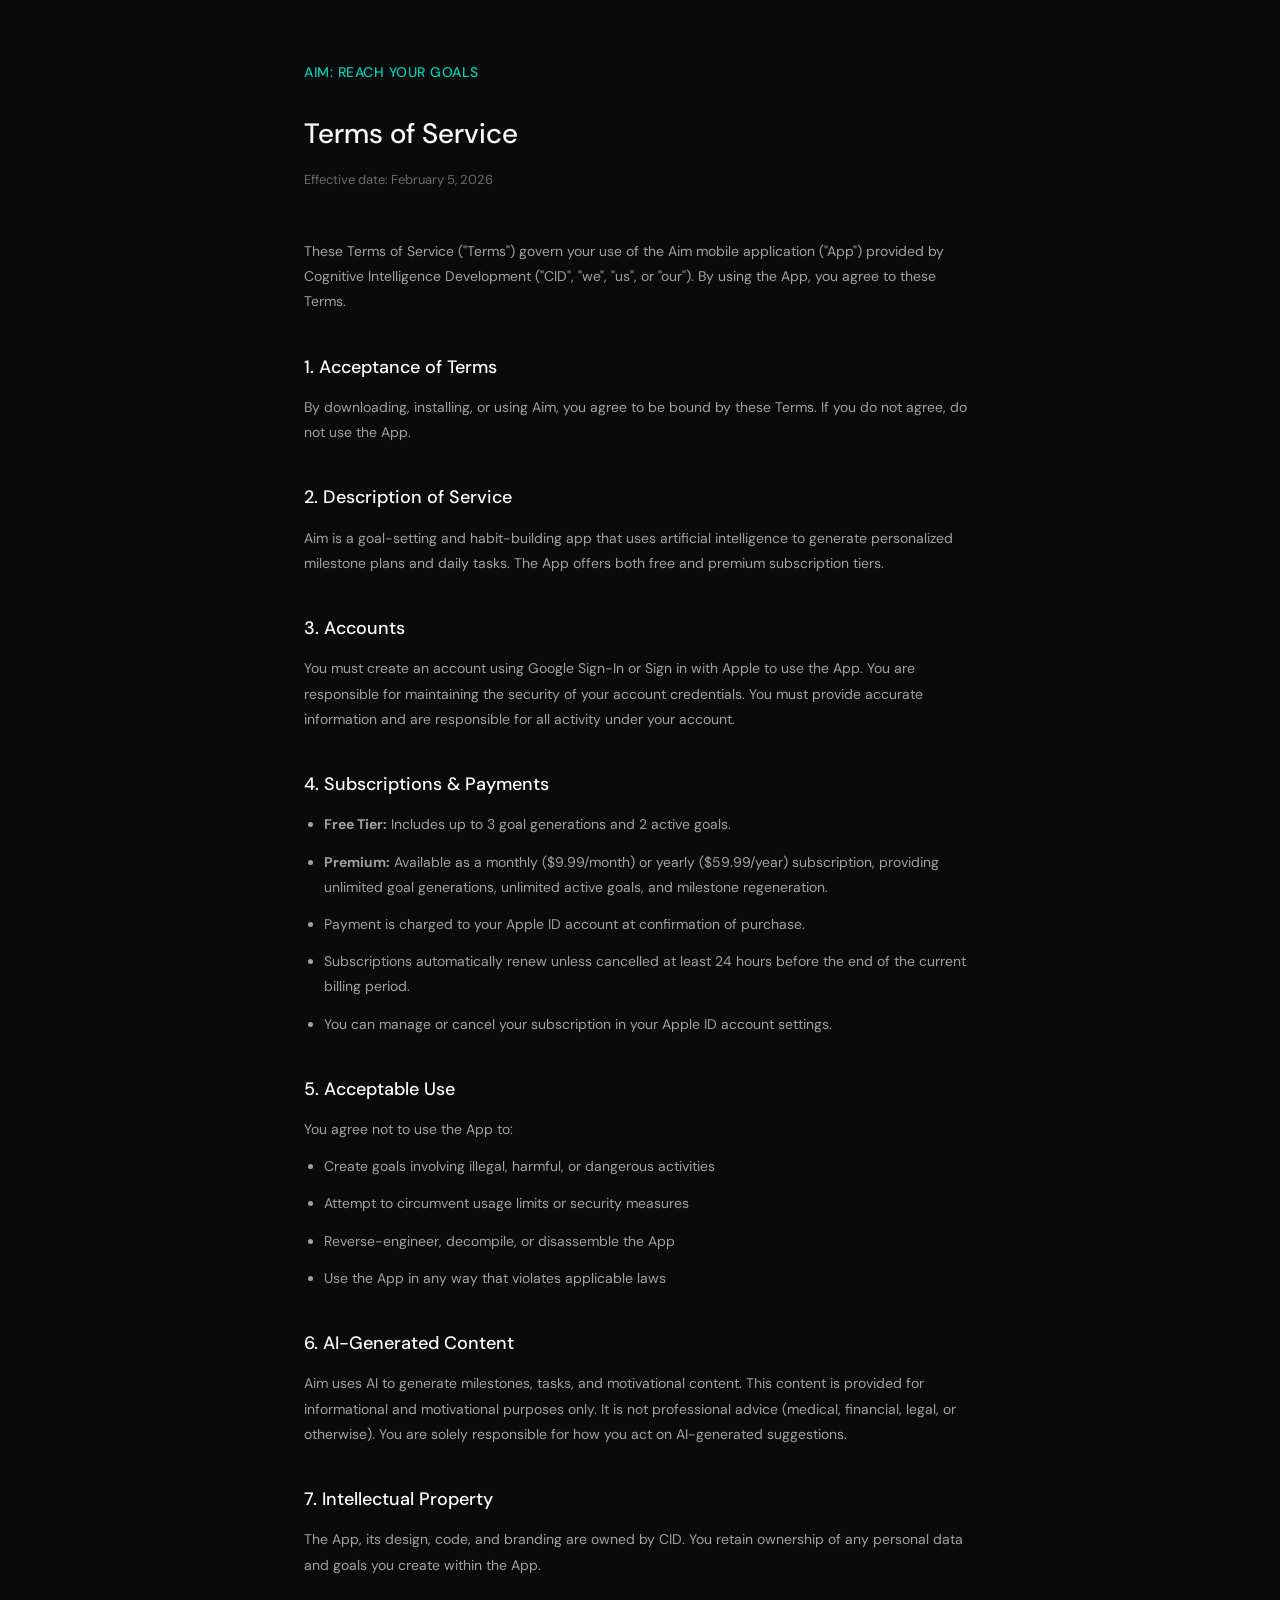
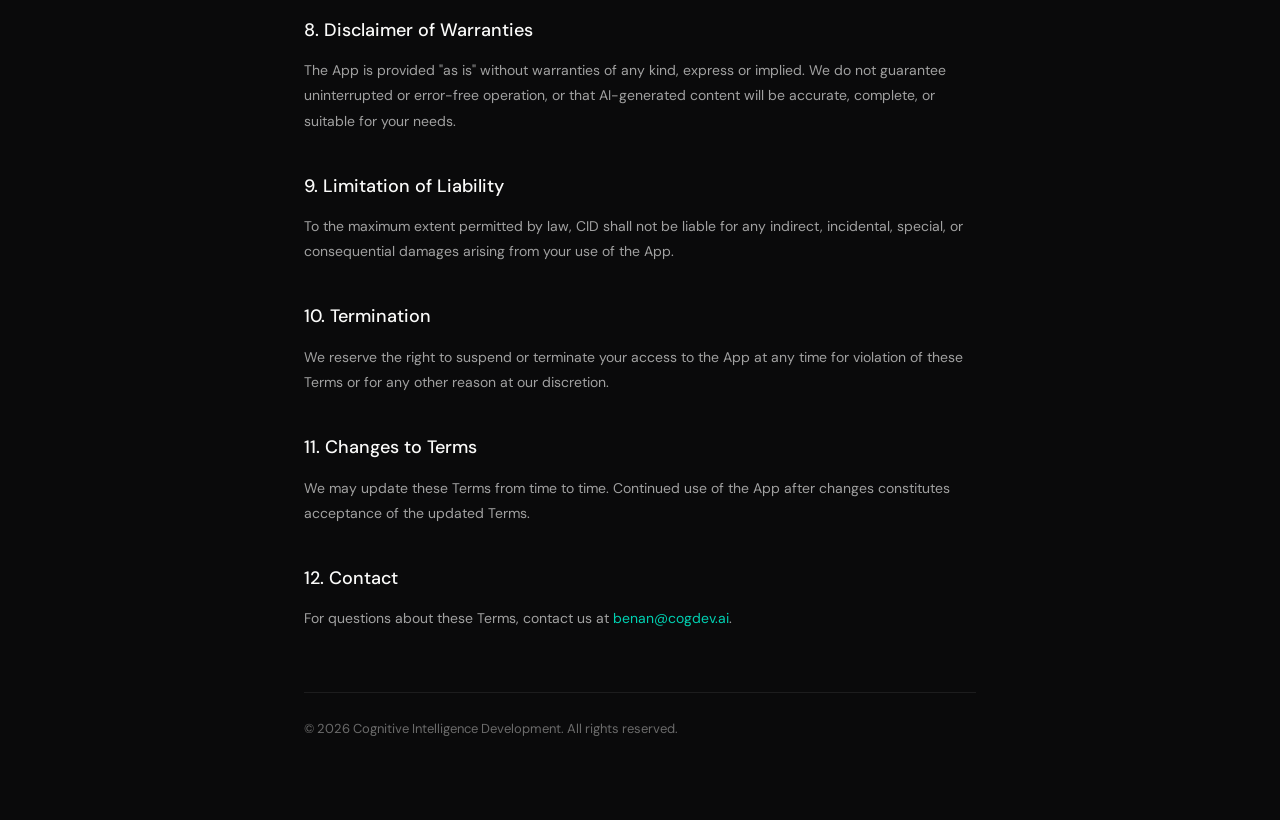
<file: aim/terms.html>
<!DOCTYPE html>
<html lang="en">
<head>
    <meta charset="UTF-8">
    <meta name="viewport" content="width=device-width, initial-scale=1.0">
    <title>Aim — Terms of Service</title>
    <link rel="preconnect" href="https://fonts.googleapis.com">
    <link rel="preconnect" href="https://fonts.gstatic.com" crossorigin>
    <link href="https://fonts.googleapis.com/css2?family=DM+Sans:wght@300;400;500&display=swap" rel="stylesheet">
    <style>
        :root {
            --bg-primary: #0a0a0b;
            --text-primary: #fafaf9;
            --text-secondary: #a1a1a1;
            --text-muted: #6b6b6b;
            --accent: #00d1b2;
            --border: rgba(255, 255, 255, 0.08);
        }
        * { margin: 0; padding: 0; box-sizing: border-box; }
        body {
            font-family: 'DM Sans', sans-serif;
            background: var(--bg-primary);
            color: var(--text-secondary);
            line-height: 1.8;
        }
        .container {
            max-width: 720px;
            margin: 0 auto;
            padding: 60px 24px 80px;
        }
        h1 {
            font-size: 28px;
            font-weight: 500;
            color: var(--text-primary);
            margin-bottom: 8px;
        }
        .app-name {
            color: var(--accent);
            font-size: 14px;
            font-weight: 500;
            letter-spacing: 0.5px;
            text-transform: uppercase;
            margin-bottom: 24px;
        }
        .effective {
            color: var(--text-muted);
            font-size: 13px;
            margin-bottom: 48px;
        }
        h2 {
            font-size: 18px;
            font-weight: 500;
            color: var(--text-primary);
            margin-top: 36px;
            margin-bottom: 12px;
        }
        p, li {
            font-size: 14px;
            margin-bottom: 12px;
        }
        ul {
            padding-left: 20px;
            margin-bottom: 12px;
        }
        a {
            color: var(--accent);
            text-decoration: none;
        }
        .footer {
            margin-top: 60px;
            padding-top: 24px;
            border-top: 1px solid var(--border);
            font-size: 13px;
            color: var(--text-muted);
        }
    </style>
</head>
<body>
    <div class="container">
        <div class="app-name">Aim: Reach Your Goals</div>
        <h1>Terms of Service</h1>
        <p class="effective">Effective date: February 5, 2026</p>

        <p>These Terms of Service ("Terms") govern your use of the Aim mobile application ("App") provided by Cognitive Intelligence Development ("CID", "we", "us", or "our"). By using the App, you agree to these Terms.</p>

        <h2>1. Acceptance of Terms</h2>
        <p>By downloading, installing, or using Aim, you agree to be bound by these Terms. If you do not agree, do not use the App.</p>

        <h2>2. Description of Service</h2>
        <p>Aim is a goal-setting and habit-building app that uses artificial intelligence to generate personalized milestone plans and daily tasks. The App offers both free and premium subscription tiers.</p>

        <h2>3. Accounts</h2>
        <p>You must create an account using Google Sign-In or Sign in with Apple to use the App. You are responsible for maintaining the security of your account credentials. You must provide accurate information and are responsible for all activity under your account.</p>

        <h2>4. Subscriptions & Payments</h2>
        <ul>
            <li><strong>Free Tier:</strong> Includes up to 3 goal generations and 2 active goals.</li>
            <li><strong>Premium:</strong> Available as a monthly ($9.99/month) or yearly ($59.99/year) subscription, providing unlimited goal generations, unlimited active goals, and milestone regeneration.</li>
            <li>Payment is charged to your Apple ID account at confirmation of purchase.</li>
            <li>Subscriptions automatically renew unless cancelled at least 24 hours before the end of the current billing period.</li>
            <li>You can manage or cancel your subscription in your Apple ID account settings.</li>
        </ul>

        <h2>5. Acceptable Use</h2>
        <p>You agree not to use the App to:</p>
        <ul>
            <li>Create goals involving illegal, harmful, or dangerous activities</li>
            <li>Attempt to circumvent usage limits or security measures</li>
            <li>Reverse-engineer, decompile, or disassemble the App</li>
            <li>Use the App in any way that violates applicable laws</li>
        </ul>

        <h2>6. AI-Generated Content</h2>
        <p>Aim uses AI to generate milestones, tasks, and motivational content. This content is provided for informational and motivational purposes only. It is not professional advice (medical, financial, legal, or otherwise). You are solely responsible for how you act on AI-generated suggestions.</p>

        <h2>7. Intellectual Property</h2>
        <p>The App, its design, code, and branding are owned by CID. You retain ownership of any personal data and goals you create within the App.</p>

        <h2>8. Disclaimer of Warranties</h2>
        <p>The App is provided "as is" without warranties of any kind, express or implied. We do not guarantee uninterrupted or error-free operation, or that AI-generated content will be accurate, complete, or suitable for your needs.</p>

        <h2>9. Limitation of Liability</h2>
        <p>To the maximum extent permitted by law, CID shall not be liable for any indirect, incidental, special, or consequential damages arising from your use of the App.</p>

        <h2>10. Termination</h2>
        <p>We reserve the right to suspend or terminate your access to the App at any time for violation of these Terms or for any other reason at our discretion.</p>

        <h2>11. Changes to Terms</h2>
        <p>We may update these Terms from time to time. Continued use of the App after changes constitutes acceptance of the updated Terms.</p>

        <h2>12. Contact</h2>
        <p>For questions about these Terms, contact us at <a href="mailto:benan@cogdev.ai">benan@cogdev.ai</a>.</p>

        <div class="footer">
            &copy; 2026 Cognitive Intelligence Development. All rights reserved.
        </div>
    </div>
</body>
</html>
</file>
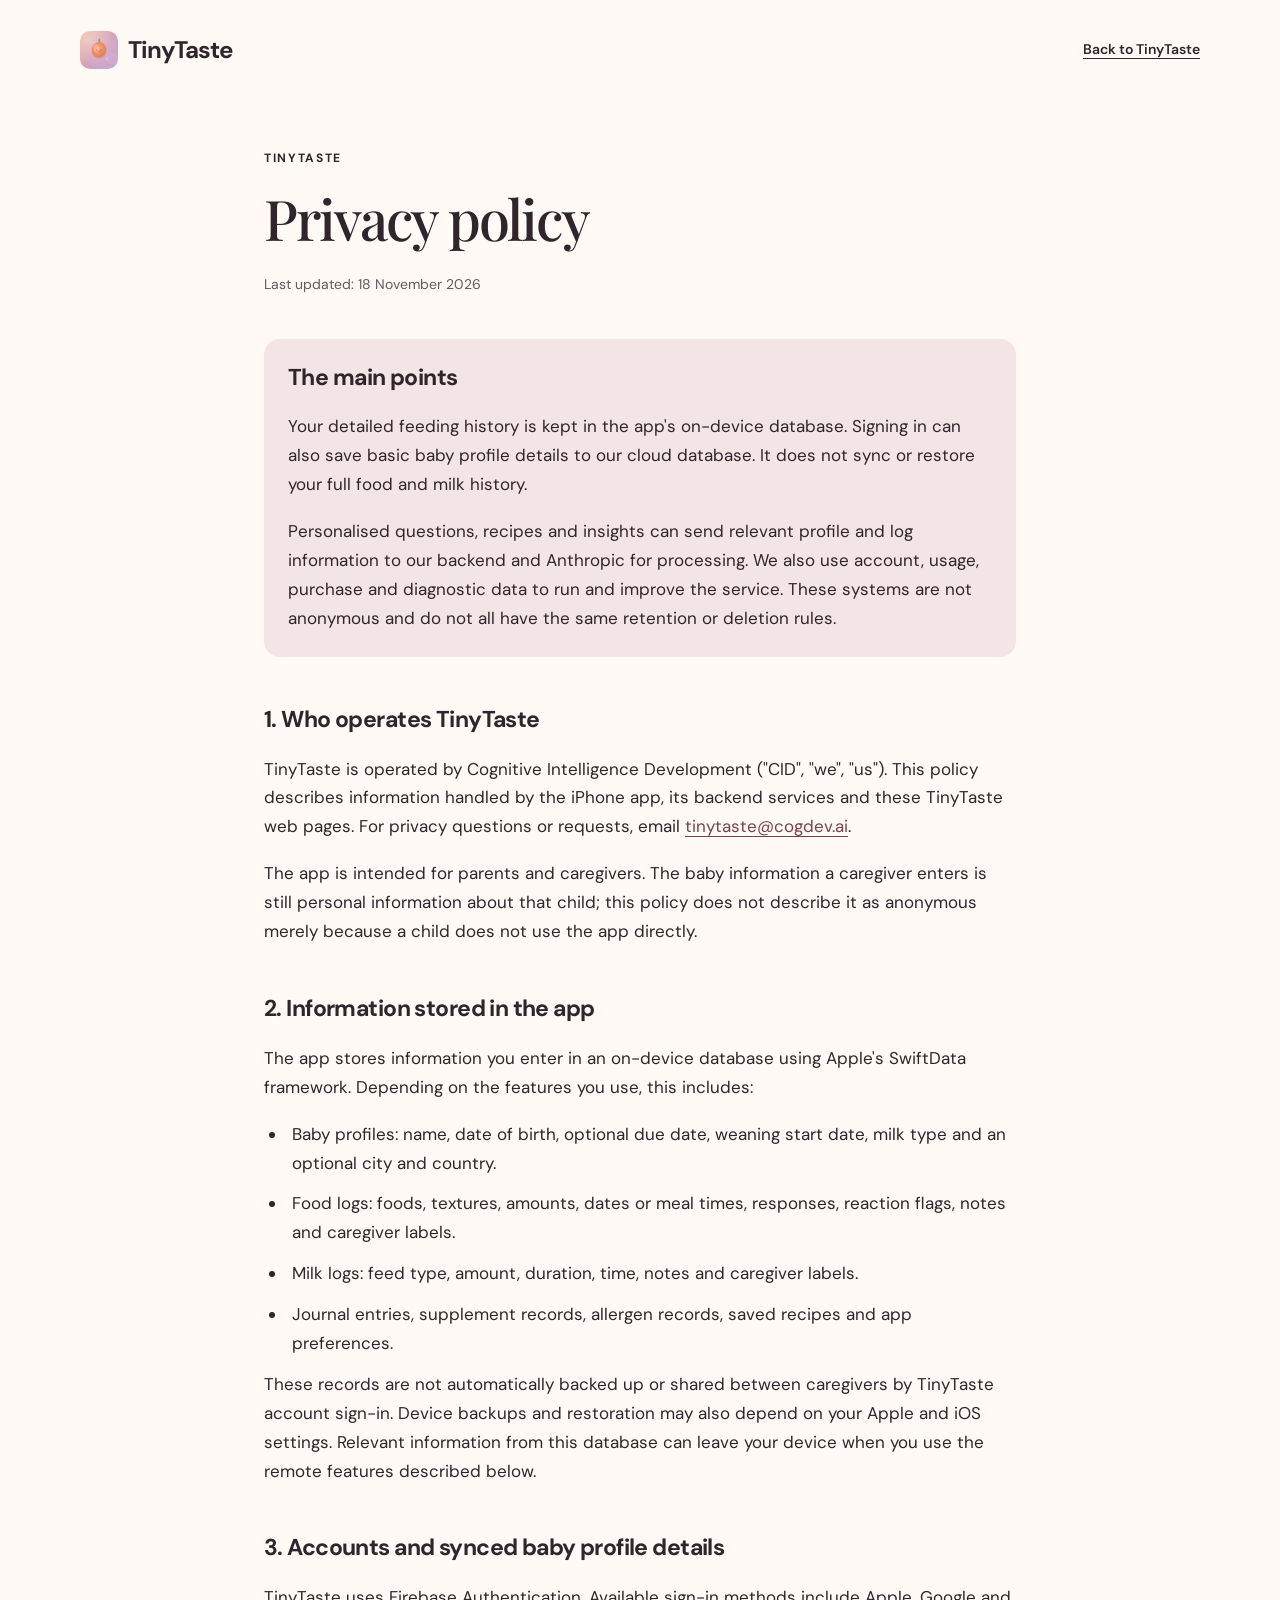
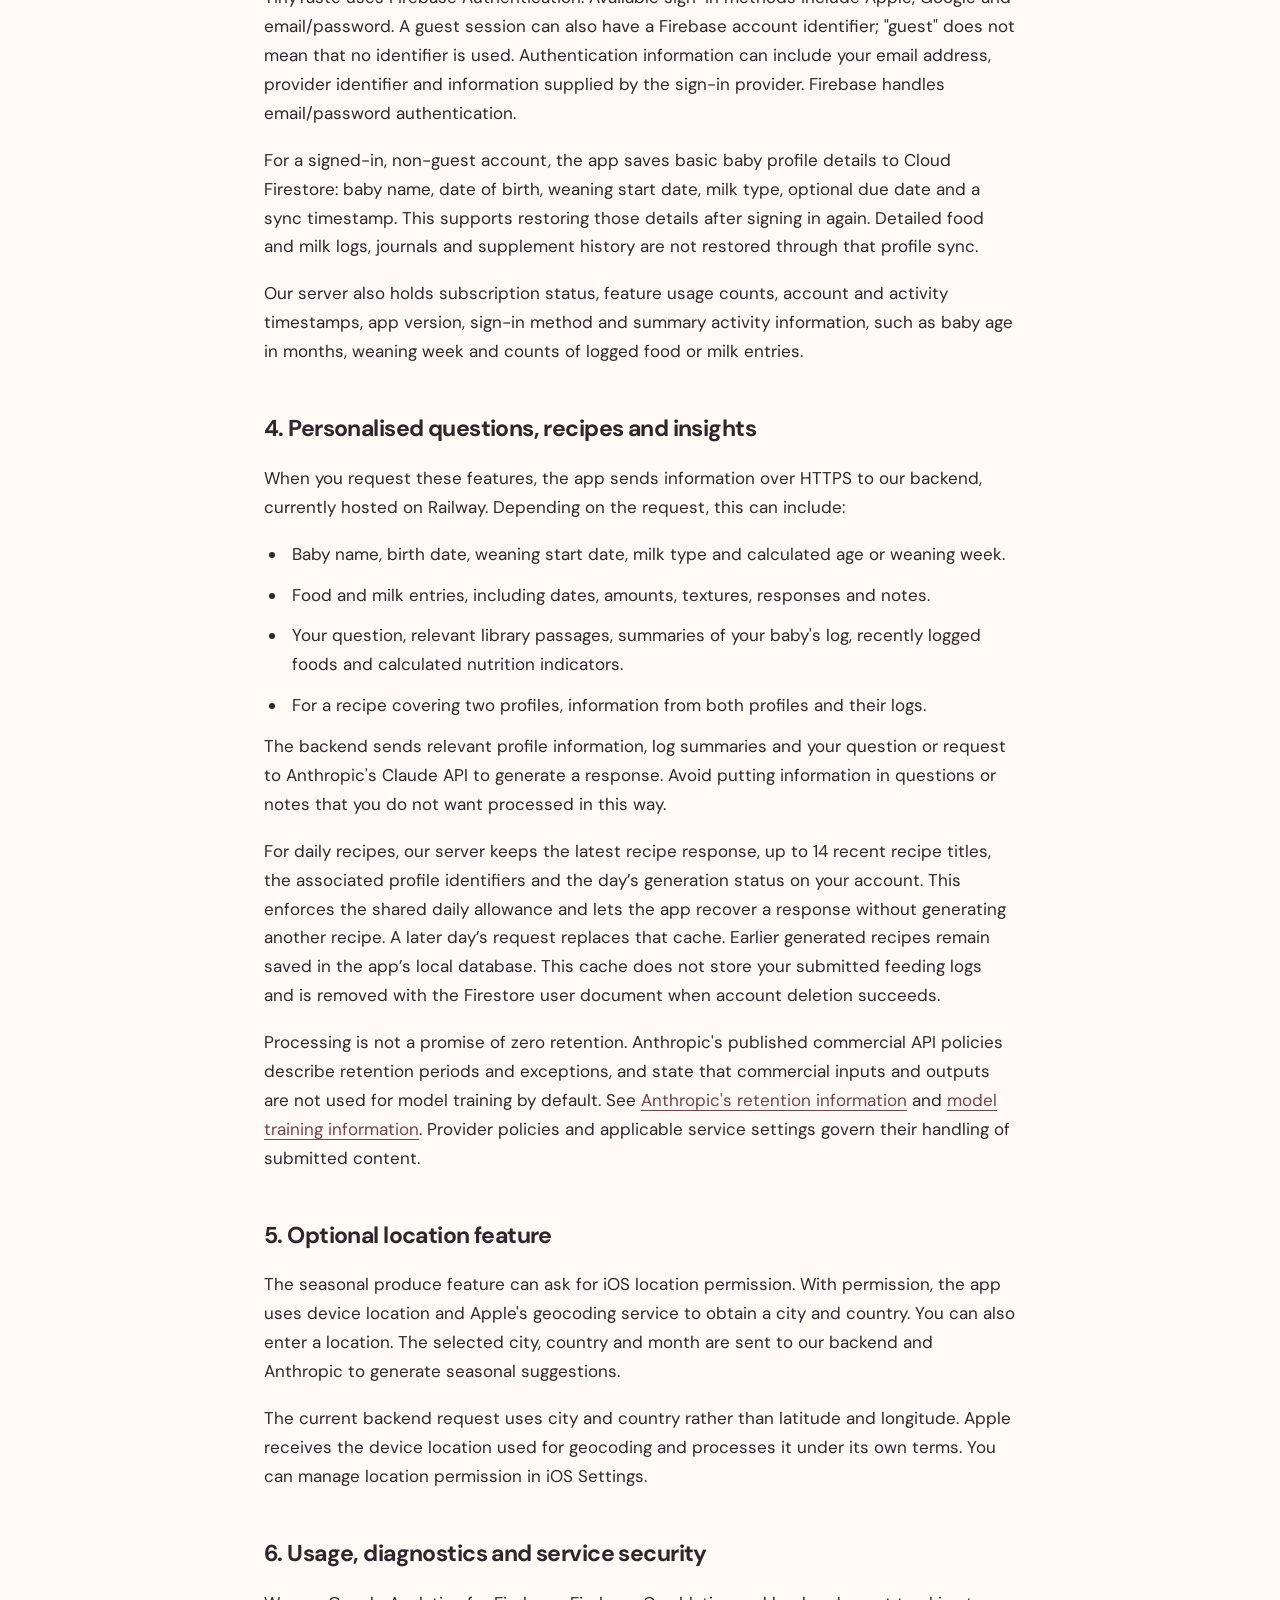
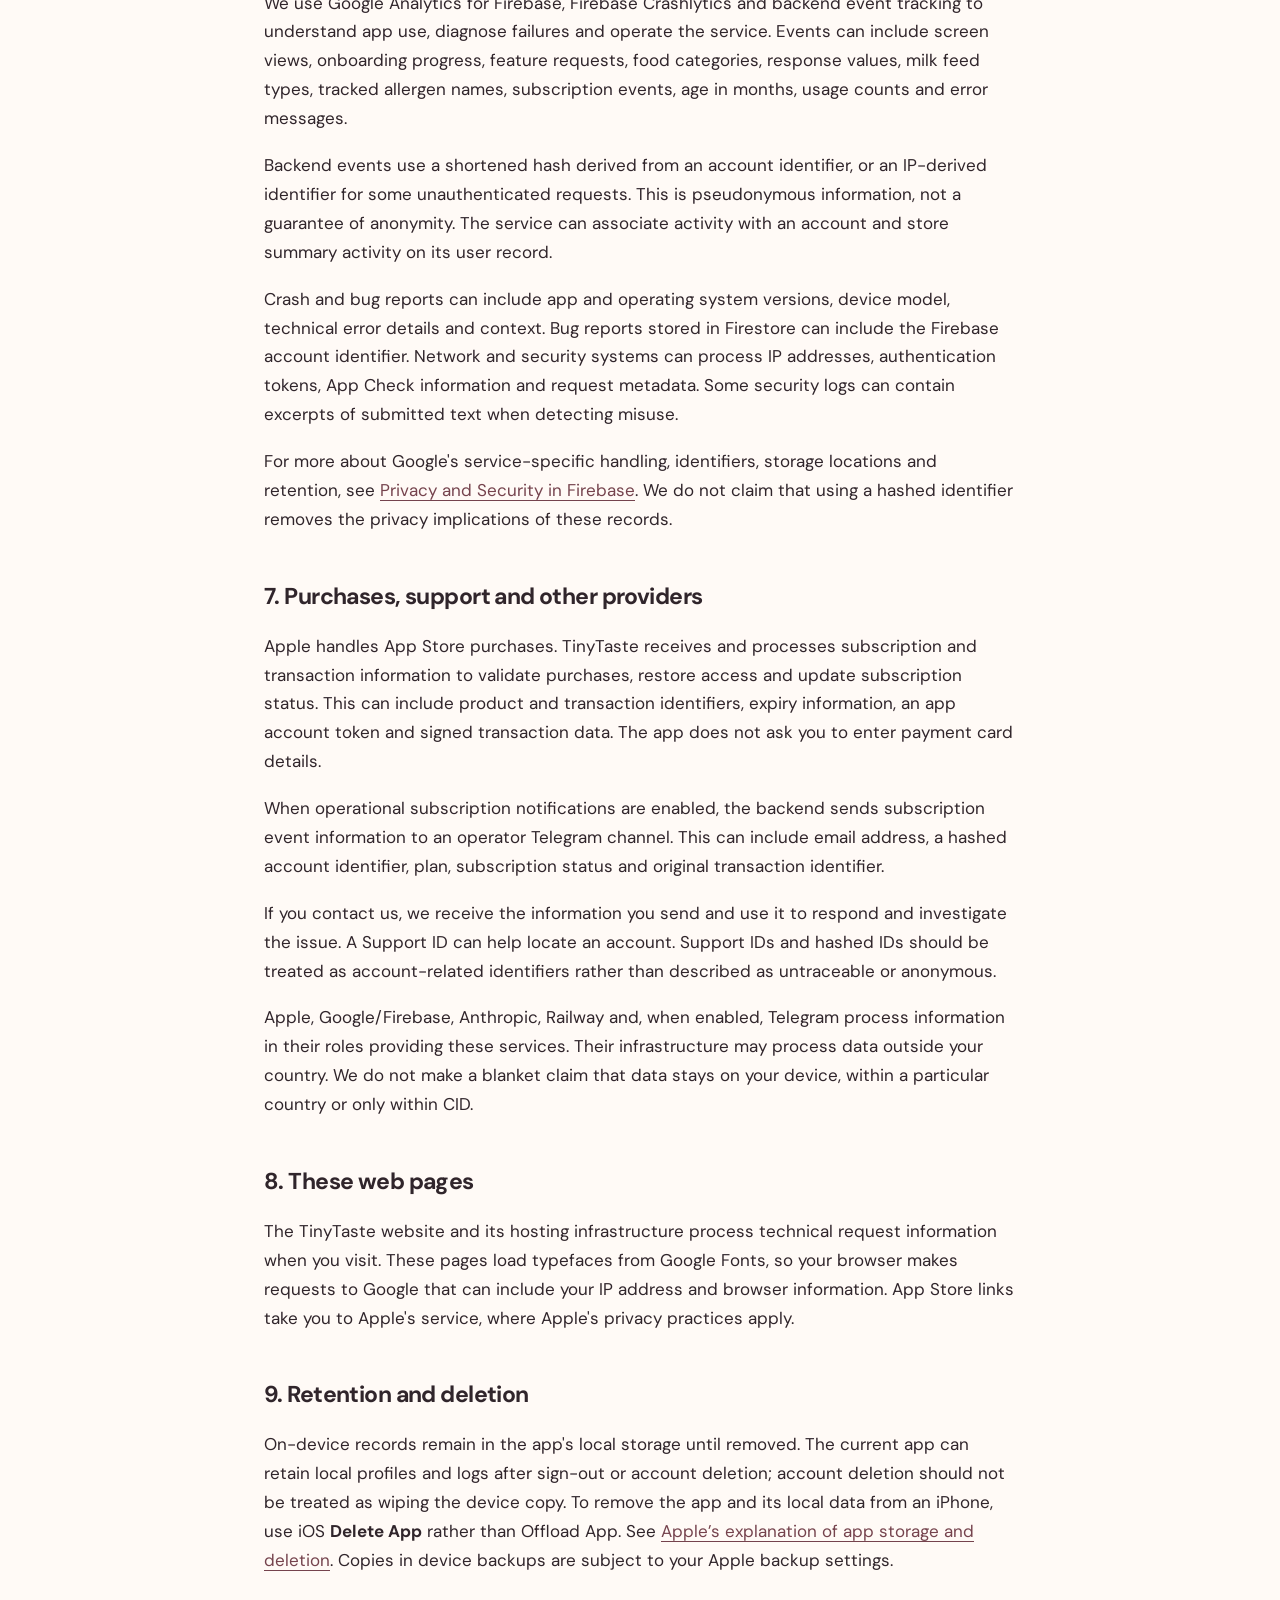
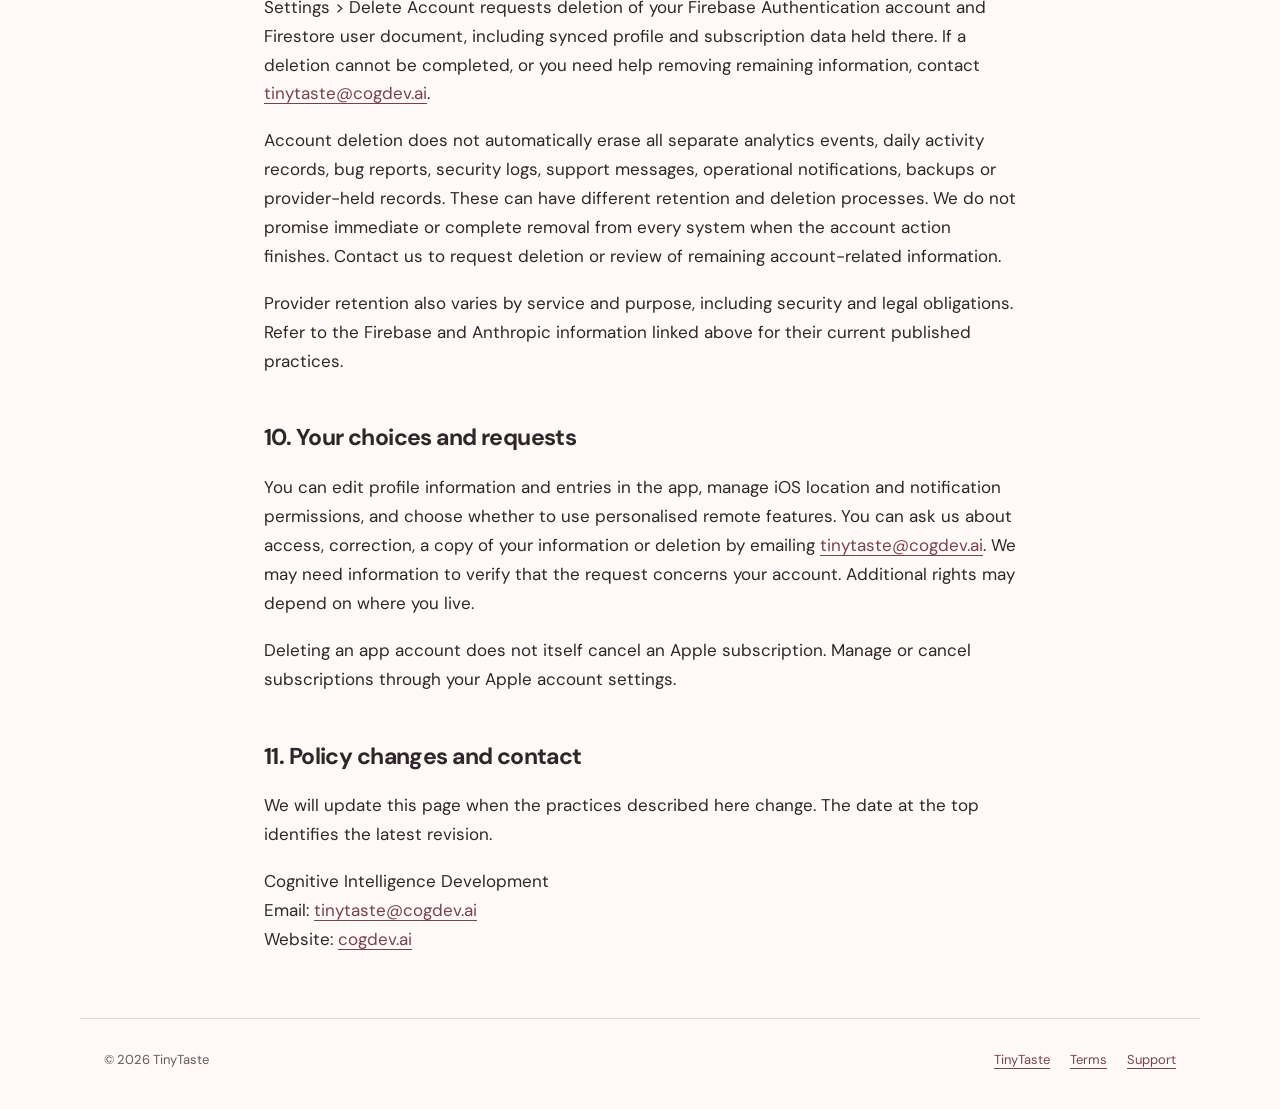
<file: tinytaste/privacy.html>
<!DOCTYPE html>
<html lang="en">
<head>
  <meta charset="UTF-8">
  <meta name="viewport" content="width=device-width, initial-scale=1">
  <title>Privacy Policy | TinyTaste</title>
  <meta name="description" content="How TinyTaste handles on-device feeding logs, synced profile details, account information, personalised features, analytics and deletion requests.">
  <link rel="canonical" href="https://cogdev.ai/tinytaste/privacy.html">
  <link rel="preconnect" href="https://fonts.googleapis.com">
  <link rel="preconnect" href="https://fonts.gstatic.com" crossorigin>
  <link href="https://fonts.googleapis.com/css2?family=DM+Sans:wght@400;500;600;700&amp;family=Playfair+Display:wght@500;600&amp;display=swap" rel="stylesheet">
  <link rel="stylesheet" href="resources/resources.css">
</head>
<body>
  <a class="skip-link" href="#content">Skip to content</a>
  <header class="site-header"><a class="brand" href="/tinytaste/"><img src="/tinytaste/assets/app-icon.png" alt="" width="38" height="38">TinyTaste</a><nav class="header-links" aria-label="Main navigation"><a href="/tinytaste/">Back to TinyTaste</a></nav></header>
  <main id="content">
    <div class="legal-header"><p class="eyebrow">TinyTaste</p><h1>Privacy policy</h1><p class="updated">Last updated: 18 November 2026</p></div>
    <article class="article legal" aria-label="TinyTaste privacy policy">
      <section class="summary"><h2>The main points</h2><p>Your detailed feeding history is kept in the app's on-device database. Signing in can also save basic baby profile details to our cloud database. It does not sync or restore your full food and milk history.</p><p>Personalised questions, recipes and insights can send relevant profile and log information to our backend and Anthropic for processing. We also use account, usage, purchase and diagnostic data to run and improve the service. These systems are not anonymous and do not all have the same retention or deletion rules.</p></section>
      <section><h2>1. Who operates TinyTaste</h2><p>TinyTaste is operated by Cognitive Intelligence Development ("CID", "we", "us"). This policy describes information handled by the iPhone app, its backend services and these TinyTaste web pages. For privacy questions or requests, email <a href="mailto:tinytaste@cogdev.ai">tinytaste@cogdev.ai</a>.</p><p>The app is intended for parents and caregivers. The baby information a caregiver enters is still personal information about that child; this policy does not describe it as anonymous merely because a child does not use the app directly.</p></section>
      <section><h2>2. Information stored in the app</h2><p>The app stores information you enter in an on-device database using Apple's SwiftData framework. Depending on the features you use, this includes:</p><ul>
        <li>Baby profiles: name, date of birth, optional due date, weaning start date, milk type and an optional city and country.</li>
        <li>Food logs: foods, textures, amounts, dates or meal times, responses, reaction flags, notes and caregiver labels.</li>
        <li>Milk logs: feed type, amount, duration, time, notes and caregiver labels.</li>
        <li>Journal entries, supplement records, allergen records, saved recipes and app preferences.</li>
      </ul><p>These records are not automatically backed up or shared between caregivers by TinyTaste account sign-in. Device backups and restoration may also depend on your Apple and iOS settings. Relevant information from this database can leave your device when you use the remote features described below.</p></section>
      <section><h2>3. Accounts and synced baby profile details</h2><p>TinyTaste uses Firebase Authentication. Available sign-in methods include Apple, Google and email/password. A guest session can also have a Firebase account identifier; "guest" does not mean that no identifier is used. Authentication information can include your email address, provider identifier and information supplied by the sign-in provider. Firebase handles email/password authentication.</p><p>For a signed-in, non-guest account, the app saves basic baby profile details to Cloud Firestore: baby name, date of birth, weaning start date, milk type, optional due date and a sync timestamp. This supports restoring those details after signing in again. Detailed food and milk logs, journals and supplement history are not restored through that profile sync.</p><p>Our server also holds subscription status, feature usage counts, account and activity timestamps, app version, sign-in method and summary activity information, such as baby age in months, weaning week and counts of logged food or milk entries.</p></section>
      <section><h2>4. Personalised questions, recipes and insights</h2><p>When you request these features, the app sends information over HTTPS to our backend, currently hosted on Railway. Depending on the request, this can include:</p><ul>
        <li>Baby name, birth date, weaning start date, milk type and calculated age or weaning week.</li>
        <li>Food and milk entries, including dates, amounts, textures, responses and notes.</li>
        <li>Your question, relevant library passages, summaries of your baby's log, recently logged foods and calculated nutrition indicators.</li>
        <li>For a recipe covering two profiles, information from both profiles and their logs.</li>
      </ul><p>The backend sends relevant profile information, log summaries and your question or request to Anthropic's Claude API to generate a response. Avoid putting information in questions or notes that you do not want processed in this way.</p><p>For daily recipes, our server keeps the latest recipe response, up to 14 recent recipe titles, the associated profile identifiers and the day’s generation status on your account. This enforces the shared daily allowance and lets the app recover a response without generating another recipe. A later day’s request replaces that cache. Earlier generated recipes remain saved in the app’s local database. This cache does not store your submitted feeding logs and is removed with the Firestore user document when account deletion succeeds.</p><p>Processing is not a promise of zero retention. Anthropic's published commercial API policies describe retention periods and exceptions, and state that commercial inputs and outputs are not used for model training by default. See <a href="https://privacy.claude.com/en/articles/7996866-how-long-do-you-store-my-organization-s-data">Anthropic's retention information</a> and <a href="https://privacy.claude.com/en/articles/7996868-is-my-data-used-for-model-training">model training information</a>. Provider policies and applicable service settings govern their handling of submitted content.</p></section>
      <section><h2>5. Optional location feature</h2><p>The seasonal produce feature can ask for iOS location permission. With permission, the app uses device location and Apple's geocoding service to obtain a city and country. You can also enter a location. The selected city, country and month are sent to our backend and Anthropic to generate seasonal suggestions.</p><p>The current backend request uses city and country rather than latitude and longitude. Apple receives the device location used for geocoding and processes it under its own terms. You can manage location permission in iOS Settings.</p></section>
      <section><h2>6. Usage, diagnostics and service security</h2><p>We use Google Analytics for Firebase, Firebase Crashlytics and backend event tracking to understand app use, diagnose failures and operate the service. Events can include screen views, onboarding progress, feature requests, food categories, response values, milk feed types, tracked allergen names, subscription events, age in months, usage counts and error messages.</p><p>Backend events use a shortened hash derived from an account identifier, or an IP-derived identifier for some unauthenticated requests. This is pseudonymous information, not a guarantee of anonymity. The service can associate activity with an account and store summary activity on its user record.</p><p>Crash and bug reports can include app and operating system versions, device model, technical error details and context. Bug reports stored in Firestore can include the Firebase account identifier. Network and security systems can process IP addresses, authentication tokens, App Check information and request metadata. Some security logs can contain excerpts of submitted text when detecting misuse.</p><p>For more about Google's service-specific handling, identifiers, storage locations and retention, see <a href="https://firebase.google.com/support/privacy">Privacy and Security in Firebase</a>. We do not claim that using a hashed identifier removes the privacy implications of these records.</p></section>
      <section><h2>7. Purchases, support and other providers</h2><p>Apple handles App Store purchases. TinyTaste receives and processes subscription and transaction information to validate purchases, restore access and update subscription status. This can include product and transaction identifiers, expiry information, an app account token and signed transaction data. The app does not ask you to enter payment card details.</p><p>When operational subscription notifications are enabled, the backend sends subscription event information to an operator Telegram channel. This can include email address, a hashed account identifier, plan, subscription status and original transaction identifier.</p><p>If you contact us, we receive the information you send and use it to respond and investigate the issue. A Support ID can help locate an account. Support IDs and hashed IDs should be treated as account-related identifiers rather than described as untraceable or anonymous.</p><p>Apple, Google/Firebase, Anthropic, Railway and, when enabled, Telegram process information in their roles providing these services. Their infrastructure may process data outside your country. We do not make a blanket claim that data stays on your device, within a particular country or only within CID.</p></section>
      <section><h2>8. These web pages</h2><p>The TinyTaste website and its hosting infrastructure process technical request information when you visit. These pages load typefaces from Google Fonts, so your browser makes requests to Google that can include your IP address and browser information. App Store links take you to Apple's service, where Apple's privacy practices apply.</p></section>
      <section><h2>9. Retention and deletion</h2><p>On-device records remain in the app's local storage until removed. The current app can retain local profiles and logs after sign-out or account deletion; account deletion should not be treated as wiping the device copy. To remove the app and its local data from an iPhone, use iOS <strong>Delete App</strong> rather than Offload App. See <a href="https://support.apple.com/en-gb/108429">Apple’s explanation of app storage and deletion</a>. Copies in device backups are subject to your Apple backup settings.</p><p>Settings &gt; Delete Account requests deletion of your Firebase Authentication account and Firestore user document, including synced profile and subscription data held there. If a deletion cannot be completed, or you need help removing remaining information, contact <a href="mailto:tinytaste@cogdev.ai">tinytaste@cogdev.ai</a>.</p><p>Account deletion does not automatically erase all separate analytics events, daily activity records, bug reports, security logs, support messages, operational notifications, backups or provider-held records. These can have different retention and deletion processes. We do not promise immediate or complete removal from every system when the account action finishes. Contact us to request deletion or review of remaining account-related information.</p><p>Provider retention also varies by service and purpose, including security and legal obligations. Refer to the Firebase and Anthropic information linked above for their current published practices.</p></section>
      <section><h2>10. Your choices and requests</h2><p>You can edit profile information and entries in the app, manage iOS location and notification permissions, and choose whether to use personalised remote features. You can ask us about access, correction, a copy of your information or deletion by emailing <a href="mailto:tinytaste@cogdev.ai">tinytaste@cogdev.ai</a>. We may need information to verify that the request concerns your account. Additional rights may depend on where you live.</p><p>Deleting an app account does not itself cancel an Apple subscription. Manage or cancel subscriptions through your Apple account settings.</p></section>
      <section><h2>11. Policy changes and contact</h2><p>We will update this page when the practices described here change. The date at the top identifies the latest revision.</p><p>Cognitive Intelligence Development<br>Email: <a href="mailto:tinytaste@cogdev.ai">tinytaste@cogdev.ai</a><br>Website: <a href="https://cogdev.ai">cogdev.ai</a></p></section>
    </article>
  </main>
  <footer class="site-footer"><span>© 2026 TinyTaste</span><nav class="footer-links" aria-label="Footer"><a href="/tinytaste/">TinyTaste</a><a href="/tinytaste/terms.html">Terms</a><a href="/tinytaste/support/">Support</a></nav></footer>
</body>
</html>
</file>
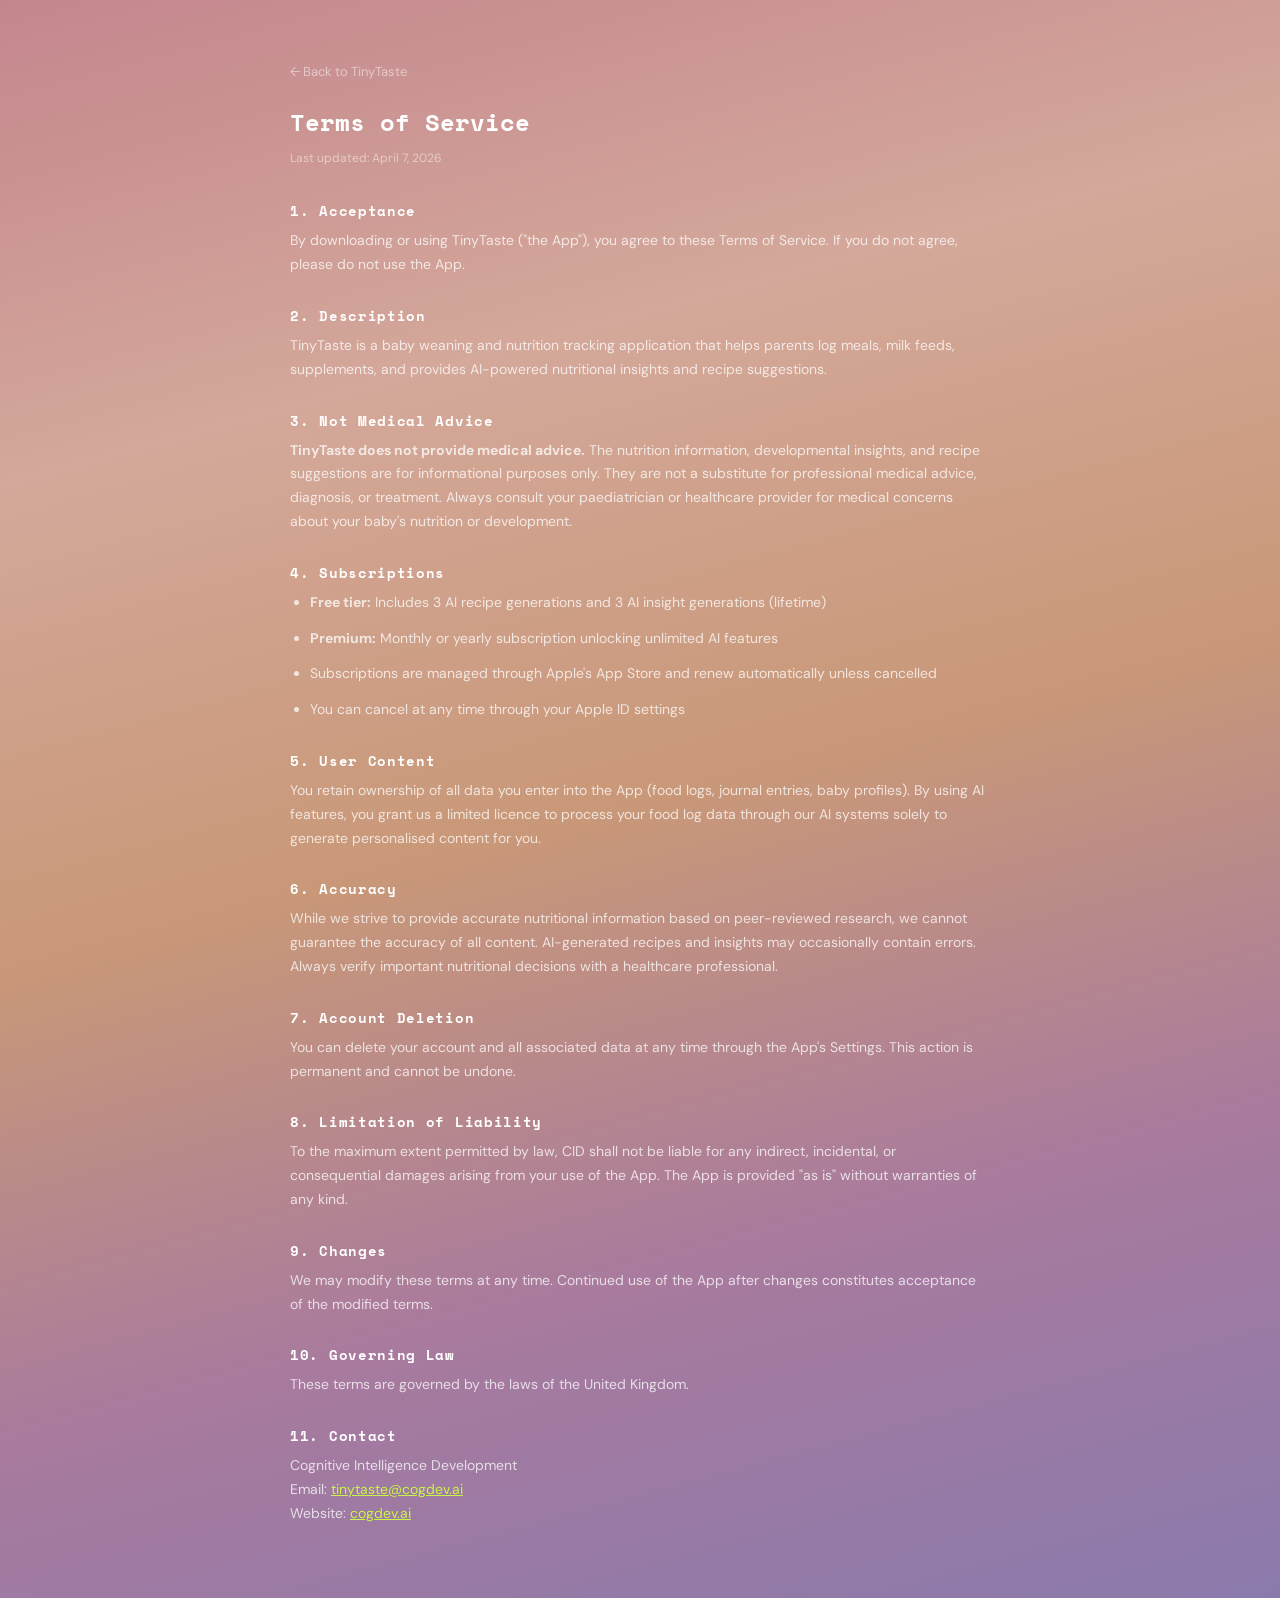
<file: tinytaste/terms.html>
<!DOCTYPE html>
<html lang="en">
<head>
    <meta charset="UTF-8">
    <meta name="viewport" content="width=device-width, initial-scale=1.0">
    <title>Terms of Service — TinyTaste</title>
    <link rel="canonical" href="https://cogdev.ai/tinytaste/terms.html">
    <link href="https://fonts.googleapis.com/css2?family=Space+Mono:wght@400;700&family=DM+Sans:opsz,wght@9..40,300;9..40,500;9..40,700&display=swap" rel="stylesheet">
    <style>
        * { margin: 0; padding: 0; box-sizing: border-box; }
        body { font-family: 'DM Sans', sans-serif; background: linear-gradient(165deg, #C4868E, #D4A89A, #C99878, #A87A9E, #8A7AAC); color: #fff; min-height: 100vh; padding: 60px 24px; }
        .container { max-width: 700px; margin: 0 auto; }
        h1 { font-family: 'Space Mono', monospace; font-size: 24px; margin-bottom: 8px; }
        .updated { font-size: 12px; color: rgba(255,255,255,0.5); margin-bottom: 32px; }
        h2 { font-family: 'Space Mono', monospace; font-size: 14px; margin-top: 28px; margin-bottom: 8px; letter-spacing: 0.05em; }
        p, li { font-size: 14px; color: rgba(255,255,255,0.75); line-height: 1.7; margin-bottom: 12px; }
        ul { padding-left: 20px; }
        a { color: #C8F547; }
        .back { display: inline-block; margin-bottom: 24px; color: rgba(255,255,255,0.5); text-decoration: none; font-size: 13px; }
    </style>
</head>
<body>
<div class="container">
    <a href="./" class="back">&larr; Back to TinyTaste</a>
    <h1>Terms of Service</h1>
    <p class="updated">Last updated: April 7, 2026</p>

    <h2>1. Acceptance</h2>
    <p>By downloading or using TinyTaste ("the App"), you agree to these Terms of Service. If you do not agree, please do not use the App.</p>

    <h2>2. Description</h2>
    <p>TinyTaste is a baby weaning and nutrition tracking application that helps parents log meals, milk feeds, supplements, and provides AI-powered nutritional insights and recipe suggestions.</p>

    <h2>3. Not Medical Advice</h2>
    <p><strong>TinyTaste does not provide medical advice.</strong> The nutrition information, developmental insights, and recipe suggestions are for informational purposes only. They are not a substitute for professional medical advice, diagnosis, or treatment. Always consult your paediatrician or healthcare provider for medical concerns about your baby's nutrition or development.</p>

    <h2>4. Subscriptions</h2>
    <ul>
        <li><strong>Free tier:</strong> Includes 3 AI recipe generations and 3 AI insight generations (lifetime)</li>
        <li><strong>Premium:</strong> Monthly or yearly subscription unlocking unlimited AI features</li>
        <li>Subscriptions are managed through Apple's App Store and renew automatically unless cancelled</li>
        <li>You can cancel at any time through your Apple ID settings</li>
    </ul>

    <h2>5. User Content</h2>
    <p>You retain ownership of all data you enter into the App (food logs, journal entries, baby profiles). By using AI features, you grant us a limited licence to process your food log data through our AI systems solely to generate personalised content for you.</p>

    <h2>6. Accuracy</h2>
    <p>While we strive to provide accurate nutritional information based on peer-reviewed research, we cannot guarantee the accuracy of all content. AI-generated recipes and insights may occasionally contain errors. Always verify important nutritional decisions with a healthcare professional.</p>

    <h2>7. Account Deletion</h2>
    <p>You can delete your account and all associated data at any time through the App's Settings. This action is permanent and cannot be undone.</p>

    <h2>8. Limitation of Liability</h2>
    <p>To the maximum extent permitted by law, CID shall not be liable for any indirect, incidental, or consequential damages arising from your use of the App. The App is provided "as is" without warranties of any kind.</p>

    <h2>9. Changes</h2>
    <p>We may modify these terms at any time. Continued use of the App after changes constitutes acceptance of the modified terms.</p>

    <h2>10. Governing Law</h2>
    <p>These terms are governed by the laws of the United Kingdom.</p>

    <h2>11. Contact</h2>
    <p>Cognitive Intelligence Development<br>Email: <a href="mailto:tinytaste@cogdev.ai">tinytaste@cogdev.ai</a><br>Website: <a href="https://cogdev.ai">cogdev.ai</a></p>
</div>
</body>
</html>
</file>
<file: cognitive.css>
:root{--paper:#fafbf8;--ink:#243026;--muted:#5e685e;--line:#d5dbd0;--sage:#e4ebde;--sage-deep:#4f6647;--peach:#efddd2;--mono:'IBM Plex Mono',monospace;--sans:'DM Sans',Arial,sans-serif}*{box-sizing:border-box}html{scroll-behavior:smooth;scroll-padding-top:90px}body{margin:0;background:var(--paper);color:var(--ink);font-family:var(--sans);font-size:17px;line-height:1.6}a{color:inherit}button{font:inherit}::selection{background:var(--sage)}:focus-visible{outline:3px solid #647c59;outline-offset:5px}.skip{position:absolute;left:20px;top:-100px;z-index:10;background:var(--ink);color:white;padding:14px}.skip:focus{top:15px}.mono,.eyebrow{font-family:var(--mono);font-size:12px;font-weight:500;letter-spacing:.055em}.eyebrow{margin:0 0 26px;color:var(--sage-deep)}.nav{height:78px;display:flex;align-items:center;gap:50px;padding:0 5%;border-bottom:1px solid var(--line);background:rgba(250,251,248,.97);position:sticky;top:0;z-index:5}.brand{text-decoration:none;font-size:32px;font-weight:700;letter-spacing:-2px;line-height:1}.brand span{color:var(--sage-deep);font-size:25px;margin-left:3px}.nav nav{display:flex;gap:30px}.nav nav a,.nav-contact{font-size:14px;text-decoration:none}.nav nav a{color:var(--muted)}.nav nav a:hover,.text-link:hover{color:var(--sage-deep)}.nav-contact{margin-left:auto;border:1px solid var(--line);border-radius:30px;padding:9px 18px}.nav-contact span{margin-left:14px}.hero{padding:40px 5% 0;overflow:hidden}.hero-art{position:relative;width:min(100%,1050px);height:360px;margin:auto}.human{position:absolute;left:32%;top:-8px;width:36%;height:365px}.orbit{position:absolute;left:25%;top:22px;width:48%;height:295px;border:1px solid #d6ded0;border-radius:50%;transform:rotate(-14deg)}.orbit-two{left:31%;top:0;width:34%;height:350px;transform:rotate(28deg)}.annotation{position:absolute;font-family:var(--mono);font-size:11px;line-height:1.9;letter-spacing:.03em;z-index:1;color:var(--sage-deep)}.annotation b{font-family:var(--sans);font-size:14px;font-weight:400;letter-spacing:0;color:var(--ink)}.a-think{top:10px;left:60%}.a-feel{top:125px;left:2%}.a-decide{top:205px;left:68%}.a-act{top:297px;left:13%}.sample-label{position:absolute;left:78%;top:22px;width:205px;background:var(--paper);border:1px solid var(--ink);padding:15px 15px 8px;transform:rotate(8deg);box-shadow:7px 8px 0 var(--sage)}.sample-label .mono{font-size:9px;letter-spacing:0}.sample-label strong{display:block;font-size:24px;line-height:1.15;letter-spacing:-.8px;margin:7px 0 14px;border-bottom:5px solid var(--ink);padding-bottom:12px}.sample-label div{display:flex;justify-content:space-between;border-top:1px solid var(--line);padding:5px 0;font-size:11px}.hero-copy{text-align:center;max-width:820px;margin:8px auto 60px}.hero-copy .eyebrow{margin-bottom:20px}h1,h2,h3,p{margin-top:0}h1{font-size:clamp(48px,5.8vw,76px);letter-spacing:-.05em;line-height:1.05;font-weight:500;margin-bottom:25px}.hero-copy>p:not(.eyebrow){color:var(--muted);font-size:19px;line-height:1.65}.hero-actions{display:flex;align-items:center;justify-content:center;gap:30px;margin-top:28px}.button{display:inline-flex;align-items:center;gap:30px;text-decoration:none;background:var(--ink);color:white;border-radius:30px;padding:12px 22px;font-size:14px}.button:hover{background:var(--sage-deep)}.text-link{font-size:14px;text-underline-offset:6px;text-decoration-thickness:1px}.hero-bottom{border-top:1px solid var(--line);padding:20px 0;display:flex;justify-content:space-between;color:var(--muted);font-size:10px}.section{padding:110px 6%;border-top:1px solid var(--line);scroll-margin-top:0}.section-heading{max-width:720px}h2{font-size:clamp(35px,4.3vw,57px);font-weight:500;letter-spacing:-.045em;line-height:1.12;margin-bottom:30px}h3{font-weight:500;line-height:1.2;letter-spacing:-.025em}.section-heading>p:not(.eyebrow){max-width:530px;color:var(--muted);font-size:18px}.intro{display:grid;grid-template-columns:1fr 1fr;gap:50px 80px}.intro-copy{max-width:540px;color:var(--muted);padding-top:48px}.intro-copy p{margin-bottom:20px}.small-note{font-size:14px;border-left:2px solid #8fa482;padding-left:18px}.process{grid-column:1/-1;display:grid;grid-template-columns:repeat(6,1fr);gap:0;margin-top:12px}.process article{border:1px solid var(--line);border-right:0;padding:24px 18px 18px;background:#f4f6f0;position:relative;display:flex;flex-direction:column}.process article:last-child{border-right:1px solid var(--line);background:var(--sage)}.process article>.mono{color:var(--sage-deep);font-size:13px;margin-bottom:24px}.process article:not(:last-child):after{content:'→';position:absolute;top:18px;right:16px;color:var(--sage-deep)}.process h3{font-size:20px;margin-bottom:12px}.process p{font-size:14px;line-height:1.65;margin-bottom:24px;color:var(--muted)}.process-output{border-top:1px solid var(--line);padding-top:12px;font-family:var(--mono);font-size:10px;margin-top:auto;min-height:46px}.loop{grid-column:1/-1;margin:-30px 0 0;color:var(--sage-deep);font-size:11px}.explorer{background:#edf1e9}.explorer-grid{display:grid;grid-template-columns:1fr 1.65fr;gap:75px;margin-top:50px}.domain-picker>.mono{color:var(--muted);margin-bottom:20px}.dimension-buttons{border-top:1px solid #c7d0c1}.dimension-buttons button{width:100%;border:0;border-bottom:1px solid #c7d0c1;background:transparent;display:flex;align-items:center;gap:20px;padding:18px 8px;text-align:left;cursor:pointer;font-size:21px;color:var(--ink);transition:background .15s}.dimension-buttons button span:first-child{font-family:var(--mono);font-size:12px;color:var(--muted)}.dimension-buttons button span:last-child{margin-left:auto}.dimension-buttons button[aria-pressed=true]{background:#d8e3d0;padding-left:17px}.dimension-buttons button:hover{background:#e0e8d9}.picker-note{font-size:13px;color:var(--muted);margin-top:25px}.data-sheet{background:var(--paper);padding:30px 36px 22px;border:1px solid var(--ink);box-shadow:9px 9px 0 #d9e2d1;align-self:start;min-height:560px}.sheet-top{display:flex;align-items:center;justify-content:space-between;gap:15px;border-bottom:5px solid var(--ink);padding-bottom:18px}.sheet-top .mono{font-size:10px}.sheet-tag{font-size:12px;background:var(--sage);padding:4px 9px;border-radius:15px}.data-sheet h3{font-size:34px;line-height:1.1;letter-spacing:-.04em;margin:23px 0 12px}.sheet-question{font-size:17px;color:var(--muted);line-height:1.5;margin-bottom:20px}.data-sheet dl{margin:0;border-top:2px solid var(--ink)}.data-sheet dl>div{display:grid;grid-template-columns:112px 1fr;gap:18px;padding:13px 0;border-bottom:1px solid var(--line)}.data-sheet dt{font-family:var(--mono);font-size:11px;color:var(--sage-deep);padding-top:3px}.data-sheet dd{margin:0;font-size:14px;line-height:1.65}.sheet-caveat{font-size:12px;color:var(--muted);margin:20px 0 0;line-height:1.65}.signal-strip{border-top:1px solid #c7d0c1;margin-top:65px;padding-top:24px;display:flex;gap:45px}.signal-strip>.mono{flex:0 0 155px;color:var(--sage-deep);padding-top:4px}.signal-strip p{font-size:14px;line-height:1.8;margin:0}.signal-strip i{font-style:normal;margin:0 9px;color:#829277}.system-section .section-heading{display:flex;gap:70px;max-width:none;align-items:center}.system-section .section-heading h2{flex:1}.system-section .section-heading p{flex:1;max-width:420px}.system-grid{display:grid;grid-template-columns:repeat(3,1fr);margin-top:25px}.system-grid article{padding:0 38px;border-right:1px solid var(--line)}.system-grid article:first-child{padding-left:0}.system-grid article:last-child{border:0;padding-right:0}.system-icon{font-size:50px;color:var(--sage-deep);line-height:1;display:block;margin-bottom:26px}.system-grid h3{font-size:26px}.system-grid article>p{font-size:16px;color:var(--muted);min-height:80px}.example{border-top:1px solid var(--line);padding-top:20px}.example .mono{font-size:10px;color:var(--sage-deep)}.example p{font-size:16px;line-height:1.8;margin:9px 0 0}.principles{display:grid;grid-template-columns:repeat(3,1fr);gap:40px;border-top:1px solid var(--line);margin-top:60px;padding-top:25px}.principles p{font-size:14px;color:var(--muted);margin-bottom:0}.principles b{color:var(--ink);font-weight:500;display:block;margin-bottom:6px}.work-grid{display:grid;grid-template-columns:1fr 1fr;border-top:1px solid var(--line);border-left:1px solid var(--line);margin-top:45px}.work-grid article{padding:38px 40px;background:#f2f4ee;border-right:1px solid var(--line);border-bottom:1px solid var(--line)}.work-grid article:nth-child(2),.work-grid article:nth-child(3){background:#f7eee7}.work-grid .mono{color:var(--sage-deep);font-size:11px}.work-grid h3{font-size:32px;margin:25px 0 20px}.work-grid p{font-size:16px;color:var(--muted);max-width:470px;margin-bottom:32px}.work-grid a,.work-foot{font-size:13px}.work-grid a{text-underline-offset:5px}.work-foot{color:var(--muted)}.experience-band{display:flex;justify-content:space-between;align-items:end;margin-top:35px;gap:25px}.experience-band p{margin:0;font-size:17px}.experience-band .mono{display:block;font-size:10px;color:var(--muted);margin-bottom:10px}.services{background:#f1f4ed}.service-row{display:grid;grid-template-columns:60px 1fr 210px;gap:25px;align-items:start;border-top:1px solid #c7d0c1;padding:30px 0}.service-row:first-of-type{margin-top:50px}.service-row>.mono{padding-top:5px;color:var(--sage-deep)}.service-row h3{font-size:25px;margin-bottom:12px}.service-row p{font-size:16px;max-width:650px;color:var(--muted);margin:0}.booking{display:flex;flex-direction:column;gap:14px}.booking a{font-size:14px;text-underline-offset:5px}.service-row>a{justify-self:end;padding-top:6px}.about{display:grid;grid-template-columns:1fr 1fr;gap:70px}.about h2{font-size:42px}.about h2 span{display:block;font-size:24px;color:var(--sage-deep);letter-spacing:0;margin-top:10px}.about-title{font-size:16px;color:var(--sage-deep);max-width:340px}.about>div:last-child{padding-top:43px;color:var(--muted)}.about .text-link{color:var(--ink)}.contact{padding:90px 6% 100px;background:var(--sage);border-top:1px solid var(--line)}.contact h2{font-size:clamp(44px,6vw,80px);max-width:1000px;margin-bottom:36px}.contact>a{font-size:clamp(22px,3vw,36px);text-decoration:none;border-bottom:1px solid var(--ink);padding-bottom:8px}.contact>a span{margin-left:30px}.contact>p:last-child{font-size:15px;color:var(--muted);max-width:480px;margin-top:30px}footer{padding:32px 6%;display:flex;justify-content:space-between;align-items:center;gap:25px;font-size:12px;color:var(--muted)}
@media(min-width:1600px){.section{padding-left:max(6%,calc((100vw - 1400px)/2));padding-right:max(6%,calc((100vw - 1400px)/2))}}@media(max-width:1050px){.sample-label{left:77%;width:180px}.hero-art{height:330px}.annotation b{font-size:12px}.a-decide{left:66%;top:248px}.a-think{left:55%}.process{grid-template-columns:repeat(3,1fr)}.process article:nth-child(3){border-right:1px solid var(--line)}.process article:nth-child(n+4){border-top:0}.intro{gap:40px}.explorer-grid{gap:35px;grid-template-columns:1fr 1.5fr}.data-sheet{padding:25px;min-height:610px}.system-grid article{padding:0 22px}.system-grid h3{font-size:23px}.system-section .section-heading{gap:35px}.hero-bottom{font-size:9px}}@media(max-width:700px){.nav{height:67px;padding:0 5%;gap:20px;flex-wrap:wrap}.nav nav{order:3;width:100%;justify-content:space-between;gap:10px;padding:8px 0 12px;background:var(--paper)}.nav nav a{font-size:12px}.nav{height:101px}.brand{font-size:28px}.nav-contact{font-size:12px;padding:7px 12px}.hero{padding-top:26px}.hero-art{height:315px;max-width:460px}.human{left:13%;width:67%;height:290px;top:4px}.orbit-one{left:10%;width:70%;height:250px}.orbit-two{left:20%;width:50%;height:270px}.sample-label{left:69%;top:78px;width:110px;padding:8px;transform:rotate(7deg)}.sample-label strong{font-size:16px;margin:6px 0;border-bottom-width:3px;padding-bottom:7px}.sample-label .mono{font-size:7px}.sample-label div{font-size:8px;padding:3px 0}.annotation{font-size:9px}.annotation b{font-size:10px}.a-think{left:52%;top:0}.a-feel{top:99px;left:0;max-width:96px}.a-decide{left:62%;top:247px;max-width:140px}.a-act{left:0;top:267px}.hero-copy{margin:20px auto 40px}h1{font-size:48px;letter-spacing:-.055em}.hero-copy>p:not(.eyebrow){font-size:16px}.eyebrow{font-size:10px;letter-spacing:.04em}.hero-actions{gap:20px;flex-direction:column}.hero-bottom{flex-direction:column;gap:8px;font-size:9px;padding:16px 0}.section{padding:65px 6%}.intro,.about{grid-template-columns:1fr;gap:25px}.intro-copy,.about>div:last-child{padding-top:0}.intro-copy{font-size:16px}.section-heading h2{margin-bottom:22px}.section-heading>p:not(.eyebrow){font-size:16px}.process{grid-template-columns:repeat(2,1fr);margin-top:10px}.process article{padding:19px 15px}.process article:nth-child(3){border-right:0}.process article:nth-child(even){border-right:1px solid var(--line)}.process article:nth-child(n+3){border-top:0}.process h3{font-size:20px}.process p{font-size:13px}.process-output{font-size:9px}.loop{margin:0;font-size:9px}.explorer-grid{grid-template-columns:1fr;gap:30px;margin-top:32px}.dimension-buttons{display:grid;grid-template-columns:1fr 1fr;border-left:1px solid #c7d0c1}.dimension-buttons button{font-size:15px;gap:9px;border-right:1px solid #c7d0c1;padding:14px 10px}.dimension-buttons button[aria-pressed=true]{padding-left:10px}.dimension-buttons button span:first-child{font-size:10px}.picker-note{font-size:12px;margin:17px 0 0}.data-sheet{padding:25px 20px;min-height:0;box-shadow:6px 6px 0 #d9e2d1}.sheet-top .mono{font-size:9px}.data-sheet h3{font-size:30px}.data-sheet dl>div{grid-template-columns:85px 1fr;gap:12px}.data-sheet dt{font-size:10px}.data-sheet dd{font-size:13px}.signal-strip{flex-direction:column;gap:14px;margin-top:45px}.signal-strip>.mono{flex:auto}.signal-strip p{font-size:13px}.system-section .section-heading{display:block}.system-grid{grid-template-columns:1fr;gap:35px;margin-top:35px}.system-grid article,.system-grid article:first-child,.system-grid article:last-child{padding:0 0 28px;border:0;border-bottom:1px solid var(--line)}.system-icon{font-size:40px;float:right;margin:0}.system-grid article>p{min-height:0;font-size:16px}.system-grid h3{font-size:25px}.example{padding-top:15px}.example p{font-size:15px}.principles{grid-template-columns:1fr;gap:24px;border:0;margin:0;padding:10px 0 0}.work-grid{grid-template-columns:1fr;margin-top:30px}.work-grid article{padding:30px 24px}.work-grid h3{font-size:29px}.experience-band{align-items:start;flex-direction:column;gap:18px}.experience-band p{font-size:15px}.service-row{grid-template-columns:26px 1fr;gap:13px;padding:25px 0}.service-row h3{font-size:23px}.service-row p{font-size:15px}.service-row .booking,.service-row>a{grid-column:2;justify-self:start}.booking{flex-direction:row;flex-wrap:wrap;gap:20px;margin-top:6px}.service-row:first-of-type{margin-top:32px}.about h2{font-size:38px}.contact{padding:65px 6%}.contact h2{font-size:46px}.contact>a{font-size:23px}.contact>p:last-child{font-size:14px}footer{flex-wrap:wrap;gap:18px;padding:25px 6%}footer>span{font-size:11px}footer>span:last-child{width:100%}html{scroll-padding-top:120px}}
@media(prefers-reduced-motion:reduce){html{scroll-behavior:auto}*{transition:none!important}}
@media(min-width:1051px){.a-decide{top:302px;left:69%}.a-think{left:59%;top:0}}
@media(min-width:1051px){.a-think{left:55%;top:0}.sample-label{top:48px;left:80%}.a-decide{top:314px;left:69%}}
@media(max-width:700px){.sample-label{display:none}.a-decide{left:62%;top:247px}.hero-art{height:315px}}
@media(min-width:1051px){.a-think{top:-12px}}
</file>
<file: motion.css>
/* Human illustration and scroll-driven scientific narrative. */
.hero{display:grid;grid-template-columns:1fr 1.05fr;align-items:center;padding:55px 6% 0;min-height:calc(100svh - 78px);column-gap:45px}.hero-copy{grid-column:1;grid-row:1;text-align:left;margin:0 0 35px;max-width:660px}.hero-copy h1{font-size:clamp(48px,5.4vw,80px);font-weight:450}.hero-copy>p:not(.eyebrow){font-size:18px;max-width:520px}.hero-actions{justify-content:flex-start;gap:25px}.hero .hero-bottom{grid-column:1/-1;width:100%;align-self:end;margin-top:32px}.editorial-human{grid-column:2;grid-row:1;height:530px;max-width:610px;margin:0;width:100%;position:relative;isolation:isolate}.anatomy-frame{position:absolute;inset:0 6% 4%;overflow:hidden;mask-image:linear-gradient(#000 75%,transparent 100%)}.anatomy-frame img{position:absolute;width:100%;height:auto;top:-8%;left:0;filter:saturate(.7);animation:anatomy-breathe 10s ease-in-out infinite}.human-halo{position:absolute;top:45px;left:15%;width:70%;aspect-ratio:1;border-radius:50%;background:radial-gradient(circle,#e5eadc66 20%,#f0ddd13b 50%,transparent 70%)}.human-orbit{position:absolute;border:1px solid #adbaa77a;border-radius:50%;pointer-events:none}.orbit-a{width:88%;height:70%;top:55px;left:5%;transform:rotate(-15deg);animation:orbit-breathe 15s ease-in-out infinite}.orbit-b{width:67%;height:80%;top:10px;left:15%;transform:rotate(24deg)}.human-note{position:absolute;z-index:2;display:flex;flex-direction:column;gap:4px;font-size:13px;max-width:205px}.human-note .mono{font-size:9px;color:var(--sage-deep)}.human-note>span:last-of-type{background:#fafbf8d9;box-shadow:0 0 8px 5px #fafbf866}.human-note i{height:1px;width:65px;background:#819576;position:absolute;transform-origin:left}.human-note i:after{content:'';width:4px;height:4px;border:1px solid #819576;border-radius:50%;position:absolute;right:-2px;top:-2px;background:var(--paper)}.hn-one{top:15px;left:0;animation:note-float 9s ease-in-out infinite}.hn-one i{top:40px;left:115px;transform:rotate(26deg)}.hn-two{top:190px;right:0;animation:note-float 10s -3s ease-in-out infinite}.hn-two i{top:35px;left:-65px;transform:rotate(-15deg)}.hn-three{top:354px;left:0;animation:note-float 11s -2s ease-in-out infinite}.hn-three i{top:15px;left:135px;transform:rotate(-28deg)}.hn-four{bottom:34px;right:0;animation:note-float 12s -4s ease-in-out infinite}.hn-four i{top:-20px;left:30px;transform:rotate(-112deg);width:45px}.figure-caption{position:absolute;bottom:0;left:16%;font-size:9px;color:var(--muted)}
.motion-story{display:none}.motion-ready .motion-story{display:block;height:380svh;position:relative;background:#f0f3eb;border-top:1px solid var(--line);border-bottom:1px solid var(--line);scroll-margin-top:78px}.story-sticky{position:sticky;top:78px;height:calc(100svh - 78px);min-height:540px;max-height:1100px;display:flex;flex-direction:column;padding:26px 5% 0;overflow:hidden}.story-toolbar{display:flex;justify-content:space-between;align-items:center;border-bottom:1px solid #cbd4c5;padding-bottom:16px;gap:20px}.story-toolbar .eyebrow{margin:0;font-size:11px}.route-label{display:flex;align-items:center;gap:12px;font-size:12px;color:var(--muted)}.route-label select{font:inherit;font-size:13px;min-width:142px;cursor:pointer;background:var(--paper);border:1px solid #b8c5af;border-radius:25px;padding:8px 28px 8px 13px;color:var(--ink)}.story-main{display:grid;grid-template-columns:.85fr 1.3fr;gap:30px;flex:1;min-height:0;align-items:center}.story-narrative{position:relative;height:340px;min-width:0}.story-chapter{position:absolute;inset:0;opacity:0;visibility:hidden;transform:translateY(22px);pointer-events:none;will-change:opacity,transform}.story-chapter.chapter-active{visibility:visible}.story-chapter h2{font-size:clamp(38px,4.4vw,64px);line-height:1.06;margin:22px 0;letter-spacing:-.045em}.chapter-count{font-size:10px;color:var(--sage-deep)}.story-chapter>p{font-size:18px;max-width:390px;color:var(--ink);margin-bottom:18px;line-height:1.6}.story-chapter .chapter-detail{font-size:14px;color:var(--muted);max-width:390px;line-height:1.75}.story-visual{height:100%;max-height:590px;min-height:390px;position:relative;isolation:isolate;min-width:0}.scene-figure{position:absolute;top:2%;left:22%;width:54%;height:93%;overflow:hidden;mask-image:linear-gradient(#000 62%,transparent 94%);will-change:transform,opacity;transform-origin:40% 50%}.scene-figure img{width:100%;height:auto;display:block;filter:saturate(.6);position:relative}.figure-aura{position:absolute;inset:5% 0 25%;border-radius:50%;background:radial-gradient(#e8e9dc66,transparent 70%)}.scene-layer{position:absolute;inset:0;opacity:0;visibility:hidden;pointer-events:none;will-change:opacity,transform}.scene-layer.scene-active{visibility:visible}.scene-caption{position:absolute;bottom:6%;left:0;right:0;text-align:center;font-size:9px;color:var(--muted);letter-spacing:.05em}.person-ring{position:absolute;border:1px solid #a9b69d7d;border-radius:50%;width:76%;height:70%;left:12%;top:7%;transform:rotate(-18deg)}.ring-outer{width:96%;height:88%;left:2%;top:0;transform:rotate(16deg)}.person-tag{position:absolute;font-family:var(--mono);font-size:9px;letter-spacing:.06em;padding:5px 8px;background:#f0f3ebe6;color:#596a50;animation:note-float 12s ease-in-out infinite}.pt-one{top:12%;left:0}.pt-two{top:43%;right:0;animation-delay:-3s}.pt-three{top:67%;left:5%;animation-delay:-6s}.pt-four{top:5%;right:8%;animation-delay:-8s}.human-origin{position:absolute;right:0;bottom:8%;width:43%;background:#fafbf8e8;border:1px solid #b9c5af;padding:16px}.human-origin .mono{font-size:9px;color:var(--sage-deep)}.human-origin p{font-size:15px;line-height:1.5;margin:8px 0 0}.signal-connectors,.variable-connectors{position:absolute;inset:0;width:100%;height:100%;fill:none;stroke:#8c9f7f;stroke-width:1}.signal-connectors path{stroke-dasharray:7 6;animation:line-travel 6s linear infinite}.signal-connectors circle{fill:var(--paper)}.signal-card{position:absolute;right:2%;width:44%;padding:13px 17px;background:#fafbf8;border:1px solid #b6c4ac;box-shadow:5px 5px 0 #d8e3cf66;animation:card-float 10s ease-in-out infinite;transform:rotate(2deg)}.signal-0{top:2%;right:4%;animation-delay:-1s}.signal-1{top:34%;right:0;animation-delay:-4s;transform:rotate(-2deg)}.signal-2{top:66%;right:7%;animation-delay:-7s}.signal-card>.mono{font-size:8px;letter-spacing:.05em;color:var(--sage-deep)}.signal-card h3{font-size:20px;margin:6px 0 7px}.signal-card svg{width:100%;height:36px;fill:none;stroke:#526b47;stroke-width:1.4;overflow:visible}.wave-base{stroke:#d8dfd2;stroke-width:1;stroke-dasharray:3 4}.signal-card .trace{stroke-dasharray:350;stroke-dashoffset:0;animation:trace-draw 8s ease-in-out infinite}.signal-foot{font-size:10px;color:var(--muted);display:block}.variable-connectors{stroke:#9caa90;stroke-dasharray:3 5}.variable-card{position:absolute;left:1%;width:53%;background:var(--paper);border:1px solid #acbba1;padding:17px 20px;box-shadow:5px 5px 0 #dce5d3;z-index:1}.variable-card .mono{font-size:9px;color:var(--sage-deep)}.variable-card h3{font-size:22px;margin:8px 0 6px}.variable-card p{font-size:12px;line-height:1.6;margin:0;color:var(--muted)}.variable-0{top:1%}.variable-1{top:32%;left:7%}.variable-2{top:64%;left:2%}.validation-node{position:absolute;right:0;top:24%;width:36%;text-align:center}.validation-node svg{width:90%;fill:none;stroke:#839876;stroke-width:1.2}.validation-node svg circle:last-of-type{fill:#e5ecdf}.validation-node svg path{stroke-width:2.5}.validation-node .scan-ring{stroke-dasharray:4 10;transform-origin:80px 80px;animation:scan-turn 50s linear infinite}.validation-node strong{display:block;font-size:22px;font-weight:500;margin:0 0 6px}.validation-node>span{font-size:11px;color:var(--muted);line-height:1.6;display:block}.scene-intelligence{background:radial-gradient(ellipse at 67% 50%,#e8eee37a,transparent 65%)}.intelligence-network{position:absolute;width:100%;height:100%;inset:0;fill:none;stroke:#9daf91;stroke-width:1.1}.network-nodes circle{fill:#e2eada;stroke:#779368;stroke-width:1.3}.network-nodes circle:first-child{fill:#f1ddd1}.network-flow{stroke:#617e54;stroke-dasharray:4 14;stroke-width:2;animation:line-travel 4s linear infinite}.flow-second{animation-delay:-2s}.intelligence-network text{fill:#687660;stroke:none;font:10px var(--mono);letter-spacing:1px}.product-card{position:absolute;right:0;top:10%;width:46%;max-width:310px;background:var(--paper);border:1px solid #677c5a;padding:20px;box-shadow:8px 8px 0 #d6e0cd;transform:rotate(-2deg);animation:product-float 12s ease-in-out infinite}.product-head{display:flex;align-items:center;justify-content:space-between;border-bottom:3px solid var(--ink);padding-bottom:12px;margin-bottom:15px}.product-head .mono{font-size:9px}.product-mark{font-size:25px;line-height:1;color:var(--sage-deep)}.product-domain{font-family:var(--mono);font-size:8px;color:var(--sage-deep);letter-spacing:.035em}.product-card h3{font-size:32px;letter-spacing:-.045em;line-height:1.1;margin:13px 0 10px}.product-card .output-chart{width:100%;height:76px;overflow:visible;fill:none}.chart-band{fill:#dbe7d29c}.output-chart .trace{stroke:#658256;stroke-width:1.7}.product-card>p{font-size:12px;color:var(--muted);line-height:1.65;margin:12px 0 20px}.output-foot{display:flex;flex-direction:column;gap:4px;font-size:10px;border-top:1px solid var(--line);padding-top:12px}.output-foot>span:last-child{color:var(--sage-deep)}.story-bottom{display:flex;align-items:center;justify-content:space-between;gap:20px;border-top:1px solid #cbd4c5;min-height:78px;padding:15px 0;flex-wrap:wrap}.chapter-controls{display:flex;gap:7px}.chapter-controls button{cursor:pointer;background:transparent;border:1px solid transparent;padding:9px 13px;border-radius:22px;font-size:12px;color:var(--muted);transition:background .3s,color .3s}.chapter-controls button span{font-family:var(--mono);font-size:9px;margin-right:8px}.chapter-controls button[aria-pressed=true]{background:#dce7d3;color:var(--ink);border-color:#aebb9f}.scroll-prompt{font-size:9px;color:var(--sage-deep)}.pause-motion{border:0;background:none;text-decoration:underline;text-underline-offset:3px;padding:8px;font-size:11px;color:var(--muted);cursor:pointer}.motion-story:not(.story-in-view) *,.motion-paused *{animation-play-state:paused!important}.motion-ready .data-sheet.sheet-changing{animation:sheet-arrive .45s cubic-bezier(.2,.65,.2,1)}
@keyframes anatomy-breathe{50%{transform:translateY(-5px)}}@keyframes note-float{50%{transform:translateY(-5px)}}@keyframes orbit-breathe{50%{transform:rotate(-10deg) scale(1.02)}}@keyframes card-float{50%{translate:0 -5px}}@keyframes product-float{50%{transform:rotate(-1deg) translateY(-6px)}}@keyframes line-travel{to{stroke-dashoffset:-130}}@keyframes trace-draw{0%,15%{stroke-dashoffset:350;opacity:.5}50%,90%{stroke-dashoffset:0;opacity:1}100%{stroke-dashoffset:0;opacity:.5}}@keyframes scan-turn{to{transform:rotate(360deg)}}@keyframes sheet-arrive{from{opacity:.65;transform:translateY(5px)}to{opacity:1;transform:none}}
/* The complete story remains inspectable without scroll choreography. */
.motion-ready.motion-static .motion-story{height:auto}.motion-static .story-sticky{position:relative;top:0;height:690px;min-height:0}.motion-static .scroll-prompt{display:none}.motion-static .scene-layer,.motion-static .story-chapter{transition:none!important}
@media(min-width:1600px){.hero{padding-left:max(6%,calc((100vw - 1450px)/2));padding-right:max(6%,calc((100vw - 1450px)/2))}.story-sticky{padding-left:max(5%,calc((100vw - 1400px)/2));padding-right:max(5%,calc((100vw - 1400px)/2))}}
@media(max-height:760px) and (min-width:901px){.story-sticky{padding-top:18px;min-height:530px}.story-toolbar{padding-bottom:10px}.story-narrative{height:310px}.story-chapter h2{font-size:48px;margin:16px 0}.story-chapter>p{font-size:16px}.story-chapter .chapter-detail{font-size:13px}.story-visual{min-height:350px}.story-bottom{min-height:66px;padding:10px 0}.signal-card{padding:11px 14px}.signal-card h3{font-size:18px}.signal-card svg{height:26px}.variable-card{padding:11px 15px}.variable-card h3{font-size:18px}.variable-card p{font-size:11px}.product-card{padding:16px}.product-card h3{font-size:28px}.product-card .output-chart{height:55px}.product-card>p{font-size:11px;margin:10px 0 13px}}
@media(max-width:1050px) and (min-width:701px){.hero{gap:20px;min-height:650px}.hero-copy h1{font-size:52px}.editorial-human{height:460px}.human-note{font-size:11px;max-width:170px}.human-note .mono{font-size:8px}.hn-three{top:320px}.hn-four{bottom:18px}.figure-caption{font-size:8px}.hero-actions{gap:20px;flex-wrap:wrap}.story-main{grid-template-columns:1fr 1.2fr;gap:20px}.story-chapter h2{font-size:42px}.story-chapter>p{font-size:16px}.story-chapter .chapter-detail{font-size:13px}.story-visual{min-height:360px}.signal-card{width:51%;padding:10px 13px}.signal-card h3{font-size:17px}.variable-card{width:58%;padding:13px 15px}.variable-card h3{font-size:19px}.validation-node{right:-2%;width:32%}.product-card{width:51%;padding:16px}.product-card h3{font-size:28px}.story-bottom{gap:8px}.chapter-controls button{padding:8px;font-size:11px}.scroll-prompt{display:none}}
@media(max-width:700px){.hero{display:flex;flex-direction:column;padding:24px 6% 0;min-height:0;gap:0}.editorial-human{height:365px;max-width:440px;flex-shrink:0}.hero-copy{margin:12px 0 30px;text-align:center}.hero-copy h1{font-size:46px}.hero-copy>p:not(.eyebrow){font-size:16px}.hero-copy .eyebrow{font-size:9px}.hero-actions{justify-content:center;gap:18px}.hero .hero-bottom{margin-top:0}.anatomy-frame{inset:-12px 12% 5%}.anatomy-frame img{top:-1%;width:100%;left:0}.human-halo{top:20px}.human-orbit{border-color:#bbc6b380}.orbit-a{height:67%;top:45px}.orbit-b{height:75%;top:10px}.human-note{font-size:10px;max-width:135px}.human-note .mono{font-size:7px}.hn-one{top:3px;left:0}.hn-one i{top:28px;left:76px;width:45px}.hn-two{top:155px;right:-2%}.hn-two i{left:-28px;width:28px;top:23px}.hn-three{top:268px;left:-1%}.hn-three i{left:98px;top:23px;width:30px}.hn-four{bottom:24px;right:0}.hn-four i{display:none}.figure-caption{font-size:7px;left:15%;bottom:0}.motion-ready .motion-story{height:auto;scroll-margin-top:101px}.story-sticky,.motion-static .story-sticky{position:relative;top:0;height:auto;min-height:0;padding:22px 6% 0;overflow:visible}.story-toolbar{align-items:start;gap:13px;padding-bottom:18px}.story-toolbar .eyebrow{font-size:8px;max-width:138px;line-height:1.9}.route-label{font-size:0;gap:0}.route-label select{min-width:125px;max-width:155px;font-size:12px;padding:7px 22px 7px 10px}.story-main{display:flex;flex-direction:column;gap:0;align-items:stretch}.story-narrative{height:283px;margin-top:24px}.story-chapter h2{font-size:36px;margin:14px 0 17px;line-height:1.08}.story-chapter h2 br{display:none}.chapter-count{font-size:8px}.story-chapter>p{font-size:16px;margin-bottom:14px;max-width:none}.story-chapter .chapter-detail{font-size:13px;line-height:1.7;max-width:none}.story-visual{height:350px;min-height:350px;width:100%;max-width:470px;margin:0 auto}.scene-figure{top:-2%;left:20%;width:57%;height:97%;mask-image:linear-gradient(#000 65%,transparent 96%)}.person-tag{font-size:7px;padding:4px}.human-origin{width:45%;right:-1%;bottom:5%;padding:11px}.human-origin .mono{font-size:7px}.human-origin p{font-size:12px;margin-top:5px}.person-ring{border-color:#b0bea182}.scene-caption{font-size:7px;bottom:0}.signal-card{width:51%;padding:9px 11px;box-shadow:3px 3px 0 #d8e3cf66}.signal-card>.mono{font-size:7px}.signal-card h3{font-size:17px;margin:5px 0}.signal-card svg{height:24px}.signal-foot{font-size:8px}.signal-0{top:0}.signal-1{top:31%;right:0}.signal-2{top:63%}.variable-card{width:59%;padding:10px 12px;box-shadow:3px 3px 0 #dce5d3}.variable-card .mono{font-size:7px}.variable-card h3{font-size:17px;margin:5px 0}.variable-card p{font-size:10px;line-height:1.5}.variable-0{top:0}.variable-1{top:31%;left:4%}.variable-2{top:62%;left:1%}.validation-node{top:26%;right:-3%;width:37%}.validation-node strong{font-size:18px}.validation-node>span{font-size:9px}.product-card{width:53%;top:5%;right:0;padding:13px;box-shadow:5px 5px 0 #d6e0cd}.product-head{padding-bottom:8px;margin-bottom:11px}.product-head .mono{font-size:7px}.product-domain{font-size:7px}.product-card h3{font-size:25px;margin:10px 0 8px}.product-card .output-chart{height:44px}.product-card>p{font-size:10px;margin:8px 0 14px}.output-foot{font-size:8px;padding-top:8px}.product-mark{font-size:21px}.intelligence-network text{font-size:10px}.story-bottom{margin-top:22px;padding:15px 0;min-height:100px;justify-content:center;gap:10px}.chapter-controls{width:100%;justify-content:space-between;gap:2px}.chapter-controls button{display:flex;flex-direction:column;align-items:center;gap:5px;border-radius:16px;font-size:11px;padding:9px 8px;flex:1}.chapter-controls button span{font-size:8px;margin:0}.scroll-prompt{display:none}.pause-motion{font-size:10px}.story-visual *{animation-duration:12s!important}}
@media(prefers-reduced-motion:reduce){.editorial-human *,.motion-story *{animation:none!important;transition:none!important}.hero{scroll-behavior:auto}.motion-ready .data-sheet.sheet-changing{animation:none}.story-chapter,.scene-layer{will-change:auto}}
/* Frame the illustration as a bust, keeping the brain fully visible. */
.anatomy-frame img{width:150%;left:-25%;top:0}
.scene-figure img{width:165%;max-width:none;margin-left:-32.5%}
.scene-figure{width:65%;left:17%}
@media(max-width:700px){.anatomy-frame img{width:145%;left:-22.5%;top:0}.scene-figure{width:65%;left:17%}.scene-figure img{width:165%;margin-left:-32.5%}}
@media(min-width:701px) and (max-width:900px){.hero-copy h1{font-size:45px}.story-chapter h2{font-size:38px}}
.story-visual{overflow:hidden}
@media(min-width:701px){.scene-figure{left:20%}}
@media(max-width:700px){
 .story-toolbar{order:0}.story-bottom{order:1;margin:12px 0 0;border-top:0;border-bottom:1px solid #cbd4c5;min-height:0;padding:0 0 12px;gap:6px}.story-main{order:2}
 .story-narrative{height:auto;margin:25px 0 28px}.story-chapter{position:relative;inset:auto;display:none;transform:none!important}.story-chapter.chapter-active{display:block}
 .story-sticky{padding-bottom:24px}.pause-motion{padding:3px 8px}
}
.report-glyph{display:none;height:36px;align-items:center;gap:12px}.report-glyph>span{font-family:Georgia,serif;font-size:40px;color:#92a784;line-height:1;padding-top:10px}.report-glyph>i{font-style:normal;font-size:10px;color:#617654}.signal-card[data-kind=report] svg{display:none}.signal-card[data-kind=report] .report-glyph{display:flex}.motion-paused .editorial-human *,.motion-paused .motion-story *{animation:none!important}.motion-paused .trace{stroke-dashoffset:0!important;opacity:1!important}.pause-motion[hidden]{display:none}
@media(max-width:700px){.report-glyph{height:24px;gap:8px}.report-glyph>span{font-size:30px}.report-glyph>i{font-size:8px}}
@media(max-height:760px) and (min-width:901px){.report-glyph{height:26px}}
.motion-ready .motion-story{scroll-margin-top:0;overflow-anchor:none}
/* The revised gender-ambiguous asset is already a bust. */
.anatomy-frame img{width:100%;left:0;top:0}
.scene-figure img{width:112%;margin-left:-6%}
@media(max-width:700px){.anatomy-frame img{width:105%;left:-2.5%;top:0}.scene-figure img{width:120%;margin-left:-10%}}
</file>
<file: tinytaste/style.css>
:root{--ink:#30232d;--muted:#6b5862;--rose:#744753;--rose-dark:#5f3944;--pink:#f3e3e4;--paper:#fbf5ef;--lime:#c8f547;--line:#d9c4c5;--serif:'Playfair Display',Georgia,serif;--sans:'DM Sans',sans-serif;--mono:'Space Mono',monospace}*{box-sizing:border-box}html{scroll-behavior:smooth;scroll-padding-top:100px}body{margin:0;color:var(--ink);background:var(--paper);font-family:var(--sans);line-height:1.6;-webkit-font-smoothing:antialiased}button,a{-webkit-tap-highlight-color:transparent}button{font:inherit}a{color:inherit}a,button,summary{touch-action:manipulation}a:focus-visible,button:focus-visible,summary:focus-visible{outline:3px solid #477125;outline-offset:5px}img{display:block;max-width:100%}[hidden]{display:none!important}.skip{position:fixed;top:-80px;left:16px;z-index:99;background:var(--lime);padding:10px 18px}.skip:focus{top:12px}.section-wrap{width:min(1240px,calc(100% - 96px));margin:auto}.site-header{height:94px;display:flex;align-items:center;justify-content:space-between;width:min(1360px,calc(100% - 80px));margin:auto;gap:24px}.wordmark{font-size:27px;font-weight:700;letter-spacing:-1.2px;text-decoration:none;display:inline-flex;align-items:center;gap:10px;line-height:1}.wordmark img{border-radius:11px}.wordmark-dot{color:var(--rose);margin-left:-9px}.site-header nav{display:flex;gap:28px;font-size:13px;font-weight:500}.site-header nav a{text-decoration:none}.site-header nav a:hover{text-decoration:underline}.button{display:inline-flex;justify-content:center;align-items:center;gap:14px;background:var(--lime);color:var(--ink);border:1px solid var(--lime);border-radius:8px;min-height:58px;padding:14px 24px;text-decoration:none;font-weight:700;font-size:15px;transition:transform .2s,box-shadow .2s}.button:hover{transform:translateY(-2px);box-shadow:0 5px 0 #30232d18}.button-small{min-height:44px;padding:10px 18px;font-size:13px}.button-outline{background:transparent;border-color:var(--rose);color:var(--rose-dark)}.text-link{display:inline-flex;align-items:center;gap:14px;font-size:14px;font-weight:600;text-decoration:none;border-bottom:1px solid currentColor;padding-bottom:4px}.hero{display:grid;grid-template-columns:1.04fr 1fr;gap:36px;align-items:center;padding:32px 0 64px}.eyebrow{font-family:var(--mono);font-size:10px;font-weight:700;letter-spacing:1.5px;text-transform:uppercase;display:flex;align-items:center;gap:10px;line-height:1.7}.live-dot{height:7px;width:7px;border-radius:50%;background:var(--rose);display:inline-block}.hero h1{font-family:var(--serif);font-weight:500;font-size:clamp(64px,7.4vw,108px);letter-spacing:-5px;line-height:1.03;margin:28px 0}.hero h1 em{color:var(--rose);font-weight:500}h2{font:500 clamp(38px,4.2vw,58px)/1.13 var(--serif);letter-spacing:-1.8px;margin:16px 0 24px}h2 em{font-weight:500;color:var(--rose)}.hero-description{font-size:18px;line-height:1.75;color:var(--muted);max-width:470px}.hero-actions{display:flex;gap:24px;align-items:center;flex-wrap:wrap;margin-top:30px}.cta-note{font-size:11px;color:var(--muted);margin-top:14px}.hero-footnote{margin-top:48px;display:flex;gap:18px;align-items:center;border-top:1px solid var(--line);padding-top:22px;max-width:420px}.hero-footnote p{font-size:12px;line-height:1.6;margin:0;color:var(--muted)}.hero-footnote strong{font-weight:500;color:var(--ink)}.tiny-number{font:11px var(--mono);color:var(--rose)}.hero-art{position:relative;isolation:isolate;border-radius:160px 160px 20px 20px;overflow:hidden;background:#d1a39a;min-width:0}.art-tag{position:absolute;z-index:2;top:34px;left:0;right:0;text-align:center;font:9px var(--mono);letter-spacing:1.4px;color:#492d35}.product-crop{width:100%;aspect-ratio:.95;overflow:hidden;position:relative;background:#c9a2a0}.product-crop img{width:100%;max-width:none;position:absolute;left:0;top:-79.5%;height:auto}.hero-product{aspect-ratio:.84}.hero-product img{top:-69%}.art-footer{position:absolute;bottom:0;left:0;right:0;display:flex;justify-content:space-between;padding:15px 22px;background:#f4e3df;font-size:9px;font-family:var(--mono);text-transform:uppercase;letter-spacing:.5px}.promise-strip{display:flex;justify-content:center;gap:60px;flex-wrap:wrap;background:var(--rose);color:#fff3ef;padding:22px 24px;font-family:var(--mono);font-size:10px;letter-spacing:1px;text-transform:uppercase}.promise-strip span:before{content:'✳';font-size:16px;color:var(--lime);margin-right:16px;vertical-align:middle}.intro{padding-top:100px;padding-bottom:100px}.section-heading{display:flex;justify-content:space-between;align-items:flex-end;gap:48px;margin-bottom:40px}.section-heading>p{max-width:360px;color:var(--muted);font-size:15px;margin:0 0 24px}.steps{display:grid;grid-template-columns:repeat(3,1fr);gap:42px}.steps article{border-top:1px solid var(--line);padding-top:24px}.step-index{font:11px var(--mono);color:var(--rose)}h3{font-size:19px;line-height:1.4;font-weight:600;letter-spacing:-.4px}.steps p{font-size:14px;color:var(--muted);max-width:300px}.inside-section{background:var(--pink);padding:88px 0}.inside-layout{display:grid;grid-template-columns:1.1fr 1fr;align-items:center;gap:100px}.section-lede{font-size:15px;color:var(--muted);max-width:370px}.tour-tabs{margin-top:30px}.tour-tab{width:100%;display:flex;align-items:center;gap:18px;text-align:left;background:none;color:var(--ink);border:0;border-top:1px solid #ccb4bb;padding:18px 0;cursor:pointer}.tour-tab:last-child{border-bottom:1px solid #ccb4bb}.tab-count{font:10px var(--mono);color:var(--rose)}.tour-tab strong{font-size:15px;display:block}.tour-tab small{font-size:12px;display:block;color:var(--muted);margin-top:4px}.tour-tab>span:last-child{margin-left:auto;font-size:19px}.tour-tab.active strong{color:var(--rose-dark)}.tour-tab.active .tab-count{background:var(--lime);padding:8px;border-radius:50%;margin-left:-8px;margin-right:-8px}.small-note{font-size:11px;color:var(--muted);line-height:1.7;margin:22px 0 0}.tour-preview{align-self:center;background:#e0b7b0;border-radius:130px 130px 12px 12px;overflow:hidden;text-align:center}.tour-preview .product-crop{aspect-ratio:.83}.tour-preview .product-crop img{top:-68%}.tour-panel>p{font-size:12px;font-weight:500;margin:0;padding:18px 12px 2px}.preview-label{font:8px var(--mono);text-transform:uppercase;letter-spacing:.8px;display:block;padding:8px 0 20px}.trust-section{padding:100px 0}.trust-grid{display:grid;grid-template-columns:repeat(3,1fr);gap:48px;margin-top:42px}.trust-grid p{font-size:13px;color:var(--muted)}.line-icon{font-size:26px;color:var(--rose)}.plans-section{background:#eee4db;padding:84px 0}.plan-grid{display:grid;grid-template-columns:1fr 1fr;gap:28px}.plan{padding:36px;background:var(--paper);border:1px solid #d6c7bd;border-radius:12px;display:flex;flex-direction:column}.plan-premium{background:#eed8dc;border-color:#c8a8b0}.plan-heading{display:flex;align-items:center;justify-content:space-between;gap:12px;flex-wrap:wrap}.plan-heading h3{font:500 29px var(--serif);margin:16px 0}.plan-heading span{font-size:10px;border:1px solid var(--line);padding:5px 9px;border-radius:20px}.plan>p{font-size:13px;color:var(--muted)}.plan>p.eyebrow{font-size:9px;color:var(--rose-dark);margin:0}.plan ul{list-style:none;padding:0;margin:16px 0 30px}.plan li{font-size:13px;margin:13px 0;padding-left:23px;position:relative}.plan li:before{content:'✓';color:var(--rose);position:absolute;left:0;font-weight:700}.plan .button{margin-top:auto}.plan>p.plan-note{font-size:10px;line-height:1.6;margin-bottom:0;min-height:32px}.resources-section{padding:94px 0}.resource-grid{display:grid;grid-template-columns:repeat(3,1fr);gap:24px}.resource{border:1px solid var(--line);border-radius:10px;text-decoration:none;padding:28px;display:flex;flex-direction:column;transition:background .2s}.resource:hover{background:#f3e3e4}.resource h3{font:500 26px/1.35 var(--serif);margin:22px 0 30px;letter-spacing:-.5px}.resource>span:last-child{font-size:11px;margin-top:auto;color:var(--rose-dark);font-weight:600}.resource .eyebrow{color:var(--rose)}.faq-section{border-top:1px solid var(--line);display:grid;grid-template-columns:.8fr 1.2fr;gap:90px;padding:64px 0 100px}.faq-list details{border-bottom:1px solid var(--line)}.faq-list summary{font-size:14px;font-weight:600;list-style:none;cursor:pointer;padding:20px 28px 20px 0;position:relative}.faq-list summary::-webkit-details-marker{display:none}.faq-list summary:after{content:'+';position:absolute;right:0;top:15px;font-size:23px;font-weight:400;color:var(--rose)}.faq-list details[open] summary:after{content:'−'}.faq-list p{font-size:13px;color:var(--muted);margin:0 0 22px;max-width:560px}.final-cta{padding:76px 0 70px;background:var(--rose);color:var(--paper);text-align:center}.final-cta .eyebrow{justify-content:center;color:#f0d5d5}.final-cta h2{font-size:clamp(42px,5.2vw,72px)}.final-cta h2 em{color:#efbfae}.final-cta p:last-child{font-size:12px;color:#ead1d4;margin-top:20px}.site-footer{display:grid;grid-template-columns:1fr 1fr 1fr;gap:30px;align-items:center;padding:38px 0 24px}.site-footer p{font-size:11px;color:var(--muted);line-height:1.9}.site-footer nav{display:flex;justify-content:flex-end;gap:20px;font-size:11px;flex-wrap:wrap}.site-footer nav a{text-decoration:none}.site-footer small{grid-column:1/-1;border-top:1px solid var(--line);padding-top:20px;font-size:9px;color:var(--muted)}
@media(min-width:1500px){.hero h1{font-size:110px}}@media(max-width:1050px){.section-wrap{width:calc(100% - 64px)}.site-header{width:calc(100% - 48px)}.hero{gap:24px}.hero h1{letter-spacing:-3px}.hero-description{font-size:16px}.hero-footnote{margin-top:30px}.hero-actions{gap:18px}.hero-actions .text-link{font-size:12px}.inside-layout{gap:50px}.promise-strip{gap:24px}.hero-art .art-tag{font-size:7px}.art-footer{padding:12px;font-size:7px}.site-header nav{gap:18px;font-size:12px}.trust-grid{gap:28px}.faq-section{gap:50px}}
@media(max-width:760px){html{scroll-padding-top:20px}.section-wrap{width:calc(100% - 40px)}.site-header{width:calc(100% - 40px);height:80px}.site-header nav{display:none}.wordmark{font-size:24px}.wordmark img{width:32px;height:32px}.button-small{font-size:11px;min-height:42px;padding:10px 13px}.hero{grid-template-columns:1fr;padding-top:20px;padding-bottom:32px;gap:34px}.hero h1{font-size:72px;letter-spacing:-3.8px;margin:20px 0}.hero-description{font-size:16px}.hero-description .desktop{display:none}.hero-footnote{display:none}.hero-actions{margin-top:24px;gap:20px}.hero-actions .button{font-size:13px;padding:14px 18px}.hero-actions .text-link{font-size:12px}.hero-art{width:min(440px,100%);margin:auto;border-radius:120px 120px 14px 14px}.hero-art .art-tag{font-size:8px;top:28px}.hero-product{aspect-ratio:.94}.hero-product img{top:-80%}.art-footer{font-size:8px;padding:12px 16px}.promise-strip{display:grid;grid-template-columns:1fr 1fr;gap:14px 12px;padding:21px 20px;font-size:8px;letter-spacing:.3px}.promise-strip span:before{margin-right:7px;font-size:12px}.intro{padding-top:58px;padding-bottom:58px}.section-heading{display:block;margin-bottom:26px}.section-heading>p{font-size:14px;max-width:450px;margin:0}.section-heading .text-link{margin-bottom:12px}h2{font-size:41px;letter-spacing:-1.4px}.eyebrow{font-size:8px;letter-spacing:1.1px}.steps{grid-template-columns:1fr;gap:24px}.steps article{display:grid;grid-template-columns:25px 1fr;column-gap:12px;padding-top:20px}.steps .step-index{grid-row:1/3;margin-top:7px}.steps h3{margin:0;font-size:18px}.steps p{margin:8px 0 0;max-width:none}.inside-section{padding:54px 0}.inside-layout{grid-template-columns:1fr;gap:30px}.inside-copy h2{margin-bottom:16px}.tour-tabs{margin-top:24px}.tour-preview{width:min(410px,100%);margin:auto}.trust-section{padding:58px 0}.trust-grid{grid-template-columns:1fr;gap:22px;margin-top:28px}.trust-grid article{display:grid;grid-template-columns:24px 1fr;column-gap:14px}.trust-grid .line-icon{grid-row:1/3}.trust-grid h3{margin:0;font-size:17px}.trust-grid p{margin:8px 0 0}.plans-section{padding:54px 0}.plan-grid{grid-template-columns:1fr;gap:18px}.plan{padding:26px}.plan-heading h3{font-size:26px}.resources-section{padding:58px 0}.resource-grid{grid-template-columns:1fr;gap:16px}.resource{padding:24px}.resource h3{margin:14px 0 22px;font-size:26px}.faq-section{grid-template-columns:1fr;gap:8px;padding:40px 0 58px}.faq-section h2 br{display:none}.faq-list summary{font-size:13px;padding-top:18px;padding-bottom:18px}.final-cta{padding:50px 0}.final-cta h2{font-size:45px}.site-footer{grid-template-columns:1fr 1fr;gap:20px;padding-top:30px}.site-footer .wordmark{grid-column:1/-1}.site-footer p{font-size:10px}.site-footer nav{gap:12px;font-size:10px}.site-footer small{font-size:8px}}
@media(max-width:370px){.hero h1{font-size:64px}.hero-actions{gap:16px}.hero-actions .text-link{font-size:11px}.hero-actions .button{gap:8px;padding:12px}.hero-art .art-tag{font-size:7px}.plan-heading{display:block}.plan-heading span{display:inline-block;margin-bottom:10px}}
@media(prefers-reduced-motion:reduce){html{scroll-behavior:auto}*,*:before,*:after{transition:none!important;animation:none!important}}
@media print{.site-header,.hero-art,.tour-preview,.button,.site-footer nav{display:none}.section-wrap{width:100%}body{background:#fff;color:#000}.hero,.inside-layout,.faq-section{display:block}section{break-inside:avoid}.hero h1{font-size:48px}.promise-strip{background:#fff;color:#000}}
</file>
<file: tinytaste/resources/resources.css>
:root{--rose:#c4868e;--rose-deep:#75434d;--lime:#c8f547;--ink:#30252b;--muted:#675760;--paper:#fffaf6;--line:#e6d3d3;--sans:"DM Sans",system-ui,sans-serif;--serif:"Playfair Display",Georgia,serif}
*{box-sizing:border-box}
html{scroll-behavior:smooth}
body{margin:0;background:var(--paper);color:var(--ink);font-family:var(--sans);font-size:17px;line-height:1.7;-webkit-font-smoothing:antialiased}
a{color:var(--rose-deep);text-underline-offset:4px}
a:hover{text-decoration-thickness:2px}
a:focus-visible,button:focus-visible,[tabindex]:focus-visible{outline:3px solid var(--rose-deep);outline-offset:5px}
img{max-width:100%;height:auto}
.skip-link{position:absolute;top:-100px;left:20px;background:var(--lime);color:var(--ink);padding:10px 18px;z-index:5}
.skip-link:focus{top:12px}
.site-header{width:min(1120px,calc(100% - 48px));margin:auto;min-height:100px;display:flex;align-items:center;justify-content:space-between;gap:24px}
.brand{flex-shrink:0;display:inline-flex;align-items:center;gap:10px;text-decoration:none;color:var(--ink);font-size:24px;font-weight:700;letter-spacing:-1px}
.brand img{width:38px;height:38px;border-radius:10px}
.header-links{display:flex;align-items:center;gap:26px;font-size:14px;font-weight:600}
.header-links>a:not(.button){color:var(--ink)}
.button{display:inline-flex;align-items:center;justify-content:center;min-height:48px;padding:12px 22px;border:1px solid transparent;border-radius:100px;background:var(--lime);color:var(--ink);text-align:center;text-decoration:none;font-size:15px;font-weight:700;line-height:1.4;transition:transform .18s}
.button:hover{transform:translateY(-2px)}
.hero{background:linear-gradient(125deg,#e4b6bc,#dba7b0 58%,#d19da7);padding:65px 24px 72px;border-top:1px solid #d4a0a9;border-bottom:1px solid #d4a0a9}
.hero-inner{max-width:1040px;margin:auto;display:grid;grid-template-columns:1.3fr 1fr;align-items:center;gap:64px}
.eyebrow{text-transform:uppercase;font-size:12px;font-weight:700;letter-spacing:.14em;margin:0 0 18px}
h1,h2,h3{font-family:var(--serif);font-weight:500;line-height:1.15;letter-spacing:-.035em}
h1{font-size:clamp(38px,5.3vw,62px);margin:0 0 22px;max-width:650px}
h2{font-size:clamp(29px,3.8vw,39px);margin:0 0 20px}
h3{font-size:24px;margin:0 0 12px}
.hero p:not(.eyebrow){margin:0 0 24px;font-size:18px;line-height:1.65}
.entry-card{background:#fffaf5;border-radius:22px;box-shadow:0 18px 55px #714d5a20;transform:rotate(2deg);padding:30px}
.entry-card .card-label{font-size:11px;font-weight:700;text-transform:uppercase;letter-spacing:.14em;color:var(--muted);margin:0 0 18px}
.entry-card h2{font-size:32px;margin-bottom:8px}
.entry-card dl{margin:18px 0 0}
.entry-card dl>div{display:flex;justify-content:space-between;align-items:baseline;gap:16px;padding:9px 0;border-bottom:1px solid var(--line);font-size:14px}
.entry-card dt{color:var(--muted)}
.entry-card dd{margin:0;text-align:right;font-weight:600}
.entry-card .card-note{display:block;margin-top:18px;font-size:12px;line-height:1.6;color:var(--muted)}
.article{max-width:760px;padding:64px 24px 16px;margin:auto}
.article section{margin-bottom:48px}
.article p{margin:0 0 18px}
.article li{margin-bottom:12px;padding-left:5px}
.article ul,.article ol{padding-left:23px;margin:18px 0 0}
.article strong{font-weight:700}
.note{border-left:4px solid var(--rose);padding:16px 22px;background:#f5e9e8;border-radius:0 12px 12px 0;font-size:15px}
.template{padding:25px 28px;border:1px solid var(--line);border-radius:18px;background:#fff}
.template dl{margin:0}
.template dl>div{display:grid;grid-template-columns:145px 1fr;gap:20px;padding:11px 0;border-bottom:1px solid var(--line)}
.template dl>div:last-child{border-bottom:0}
.template dt{font-weight:700}
.template dd{margin:0;color:var(--muted)}
.template-caption{font-size:13px;color:var(--muted);margin-top:14px!important}
.table-wrap{overflow-x:auto;border:1px solid var(--line);border-radius:14px}
table{border-collapse:collapse;width:100%;min-width:550px;font-size:14px;background:#fff}
th,td{text-align:left;padding:15px 17px;vertical-align:top;border-bottom:1px solid var(--line)}
th{background:#f3e4e6;font-weight:700}
tr:last-child td{border-bottom:0}
.cta-panel{max-width:1040px;margin:0 auto 64px;padding:40px;border-radius:24px;background:var(--ink);color:var(--paper);display:grid;grid-template-columns:1.5fr 1fr;gap:36px;align-items:center}
.cta-panel h2{font-size:36px;margin-bottom:16px}
.cta-panel p{margin:0;font-size:16px;color:#eddee4}
.cta-action{text-align:center}
.cta-action small{display:block;margin-top:12px;font-size:12px;color:#eddee4}
.app-detail{font-size:14px;color:var(--muted)}
.related{max-width:1040px;margin:0 auto 68px;padding:0 24px}
.related>h2{font-size:31px}
.related-grid{display:grid;grid-template-columns:1fr 1fr;gap:20px}
.related-card{display:block;border:1px solid var(--line);border-radius:18px;padding:26px;text-decoration:none;color:var(--ink);background:#fff}
.related-card:hover{border-color:var(--rose-deep)}
.related-card h3{font-size:25px}
.related-card p{font-size:15px;line-height:1.65;color:var(--muted);margin:0}
.related-card span{display:block;font-size:14px;margin-top:15px;font-weight:700;color:var(--rose-deep)}
.site-footer{border-top:1px solid var(--line);max-width:1120px;margin:auto;padding:30px 24px 38px;display:flex;justify-content:space-between;gap:24px;color:var(--muted);font-size:13px}
.footer-links{display:flex;flex-wrap:wrap;gap:20px}
.legal-header{max-width:800px;margin:0 auto;padding:48px 24px 0}
.legal-header h1{font-size:56px}
.legal-header .updated{font-size:14px;color:var(--muted)}
.legal{max-width:800px;padding-top:28px}
.legal h2{font-family:var(--sans);font-size:23px;font-weight:700;letter-spacing:-.025em;line-height:1.3}
.legal h3{font-family:var(--sans);font-size:18px;font-weight:700;letter-spacing:0;line-height:1.4}
.legal .summary{background:#f3e4e6;padding:24px;border-radius:16px}
.legal .summary p:last-child{margin-bottom:0}
@media(max-width:760px){.site-header{width:calc(100% - 36px);min-height:84px}.header-links{gap:15px}.header-links>a:not(.button){display:none}.header-links .button{font-size:12px;min-height:42px;padding:10px 15px}.brand{font-size:22px}.hero{padding:40px 24px 48px}.hero-inner{grid-template-columns:1fr;gap:35px}.hero h1{max-width:570px}.hero p:not(.eyebrow){font-size:17px}.entry-card{transform:none;max-width:520px;width:100%;padding:25px}.article{padding-top:42px}.article section{margin-bottom:36px}.template{padding:16px 20px}.template dl>div{grid-template-columns:1fr;gap:3px}.cta-panel{margin:0 18px 48px;padding:29px;grid-template-columns:1fr;gap:26px}.cta-panel h2{font-size:32px}.cta-action{text-align:left}.related-grid{grid-template-columns:1fr}.site-footer{flex-direction:column}.legal-header{padding-top:25px}.legal-header h1{font-size:44px}}
@media(prefers-reduced-motion:reduce){html{scroll-behavior:auto}.button{transition:none}.button:hover{transform:none}}
@media print{body{font-size:11pt;background:#fff;color:#000}.site-header,.hero .button,.cta-panel,.related,.site-footer,.skip-link{display:none}.hero{padding:12pt 0;background:none;border:0}.hero-inner{display:block}.hero h1{font-size:28pt}.entry-card{display:none}.article,.legal-header{max-width:none;padding:12pt 0}.article section{break-inside:avoid;margin-bottom:18pt}a{color:#000}.template,.note{background:#fff}h2{font-size:21pt}}
</file>
